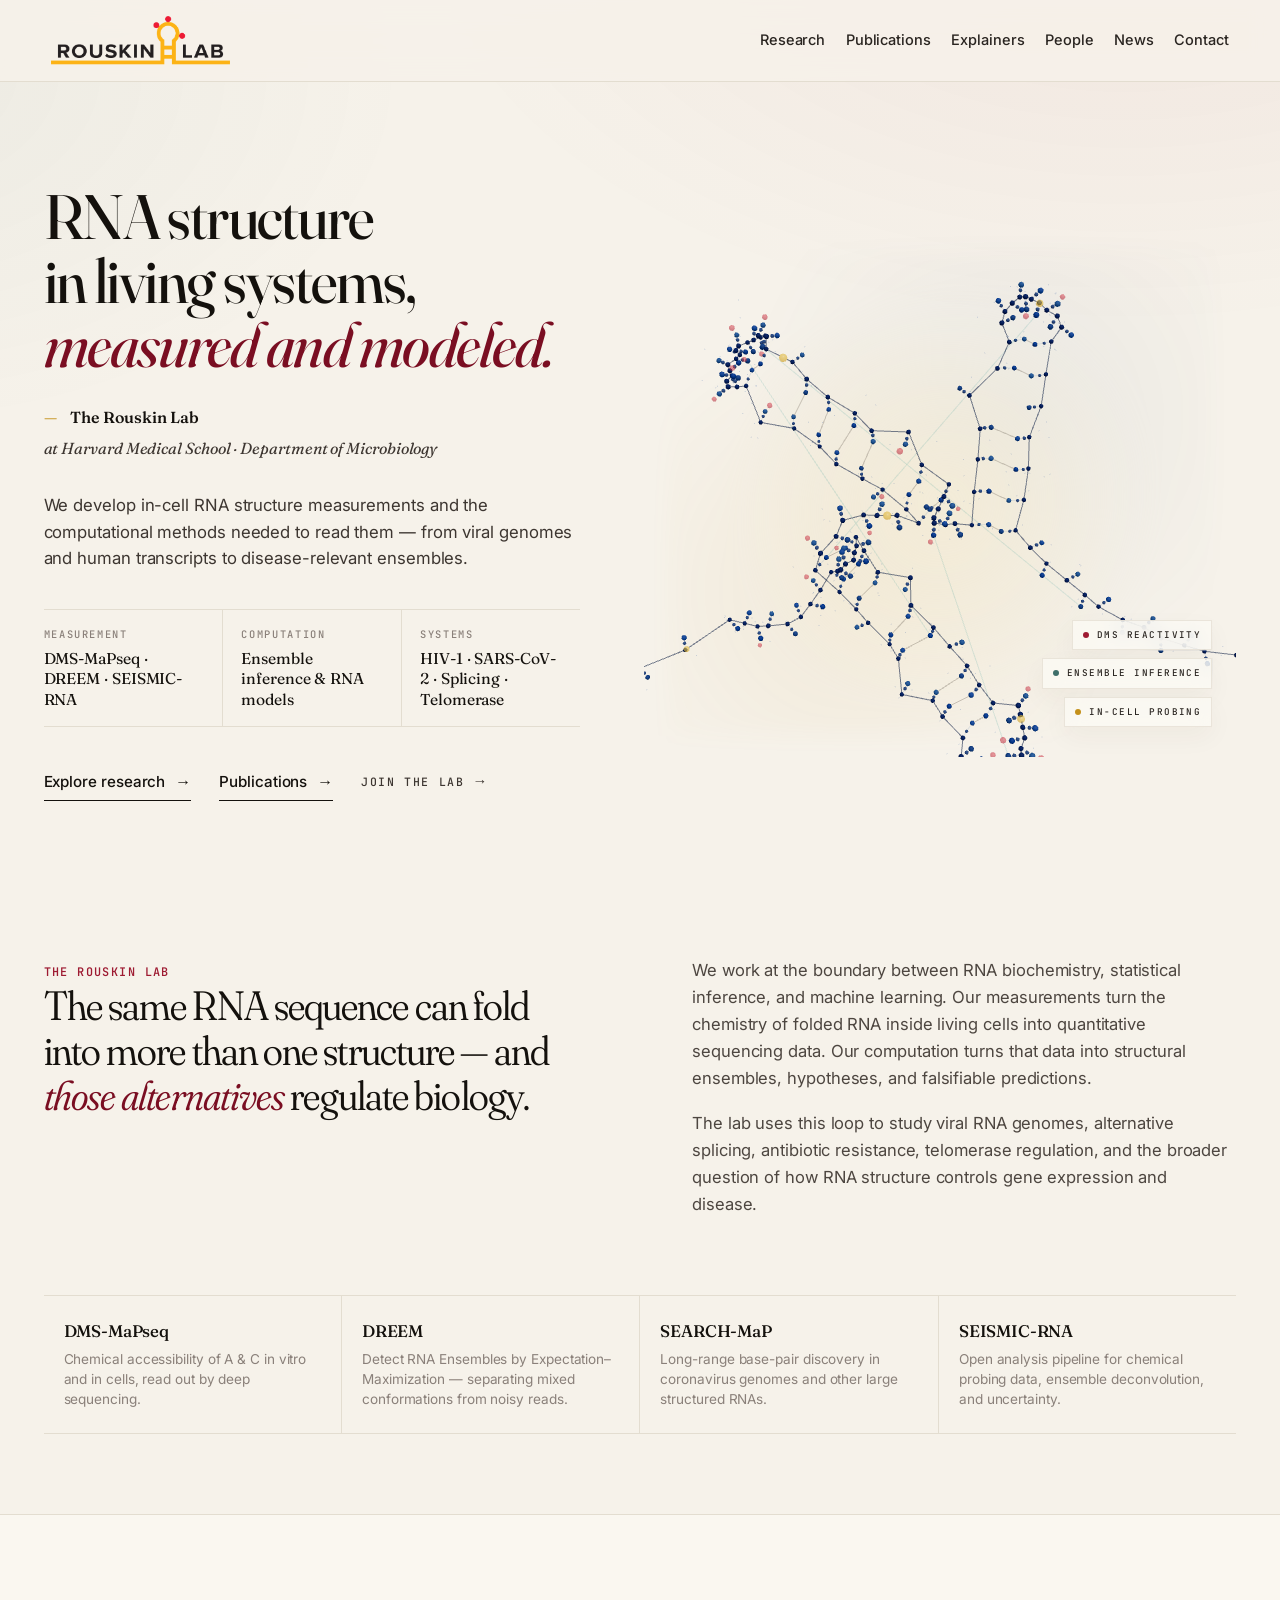
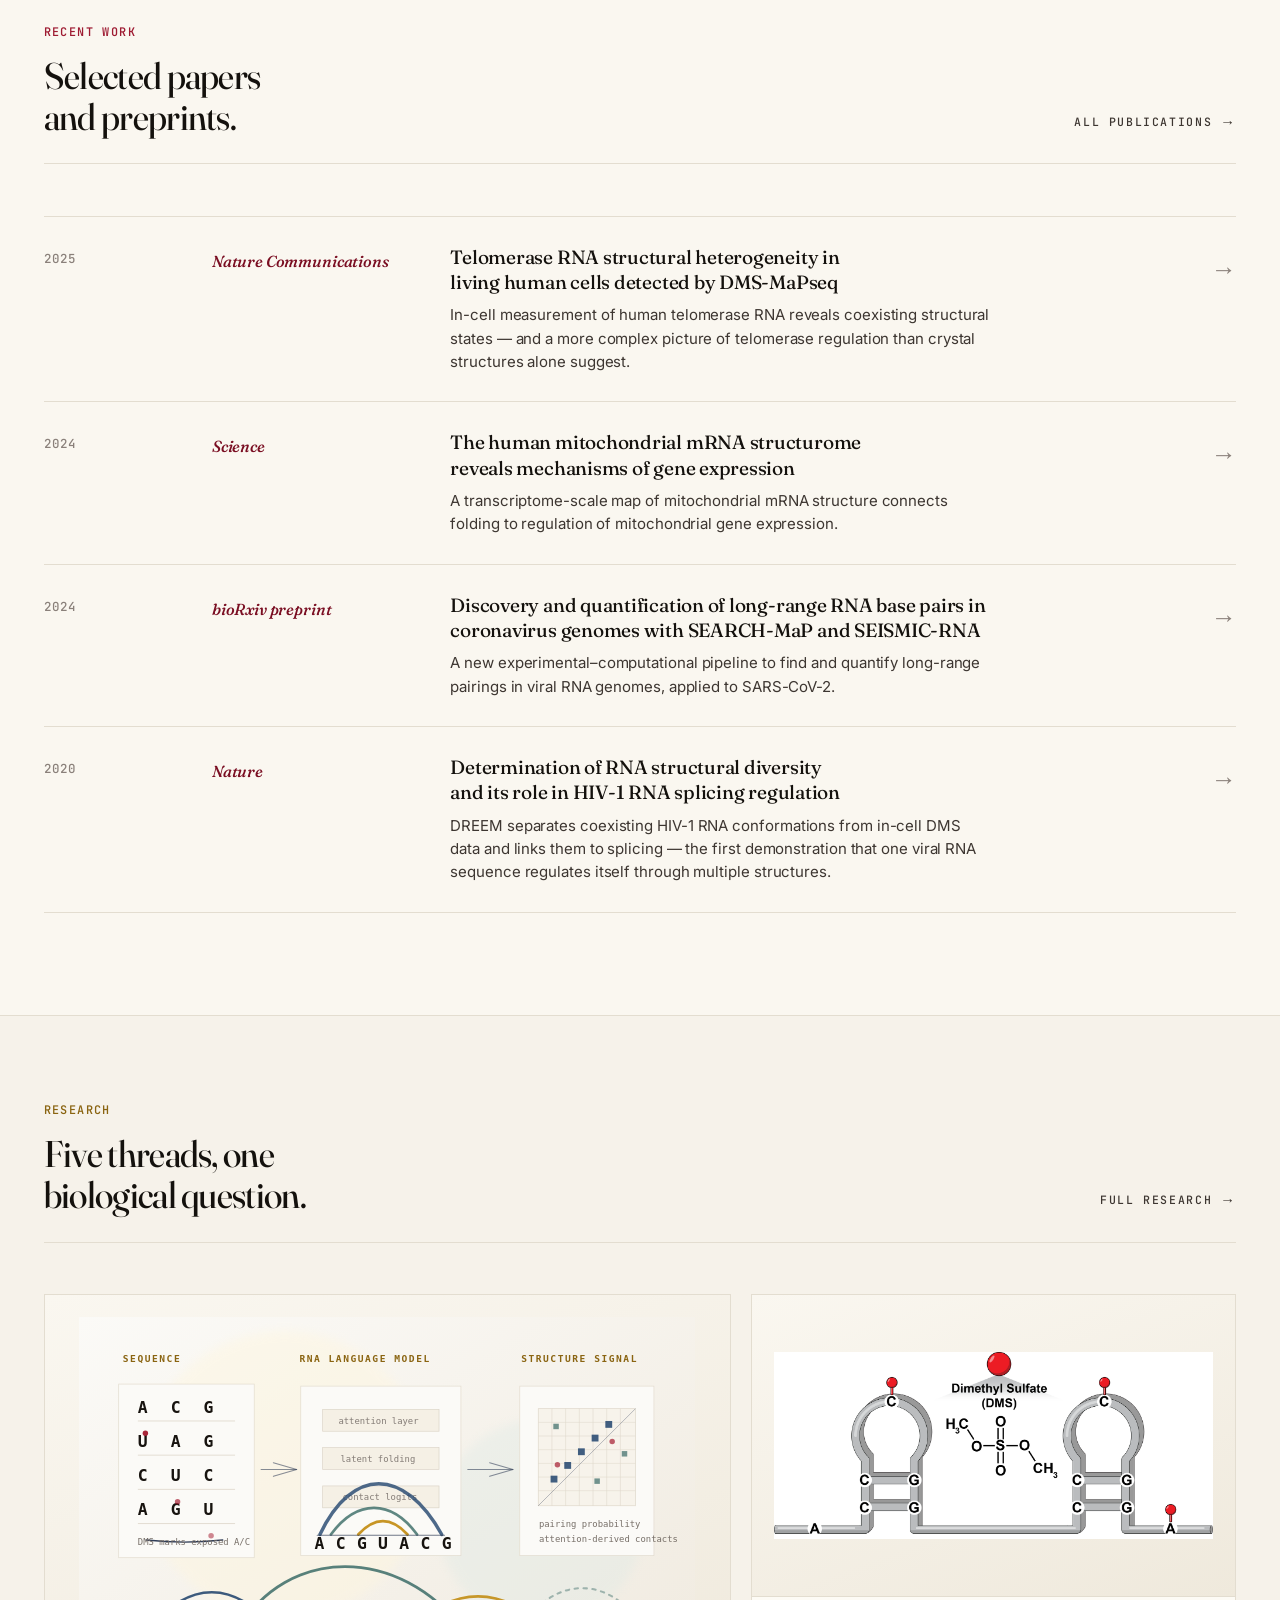
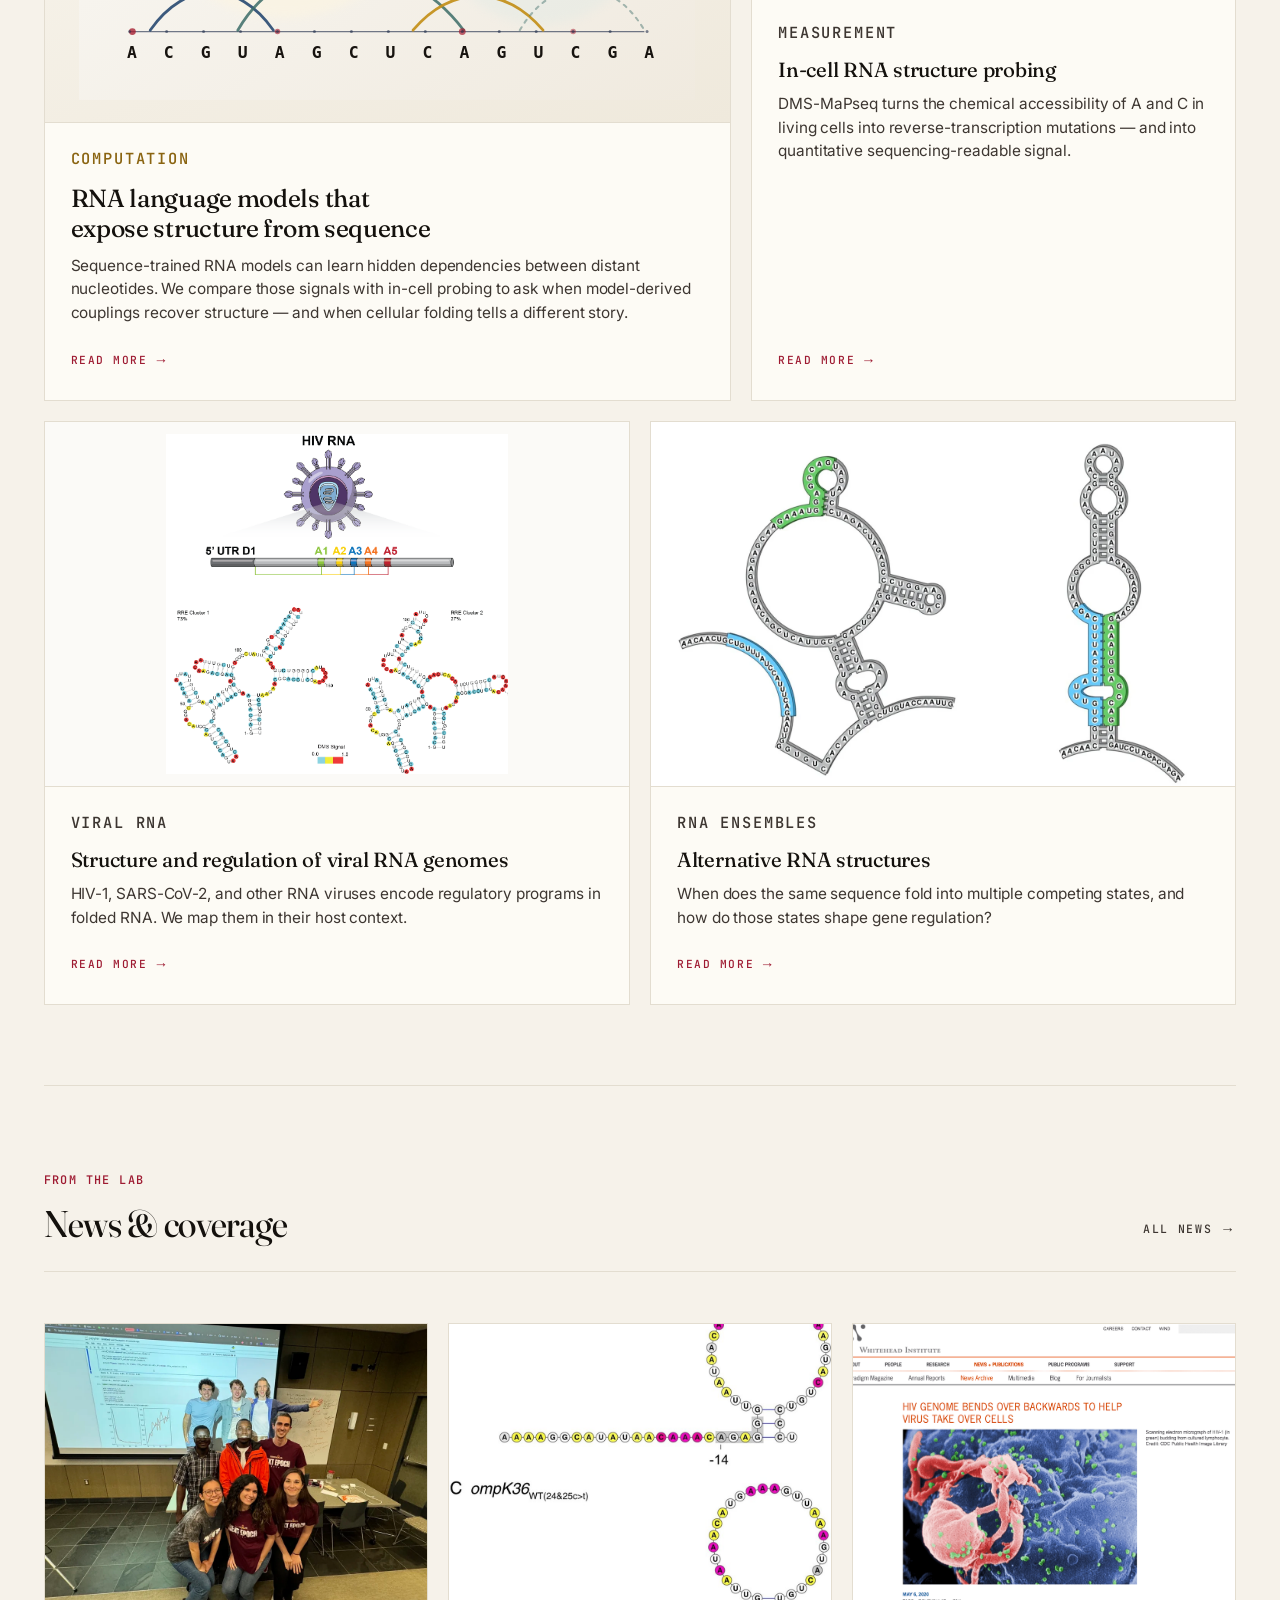
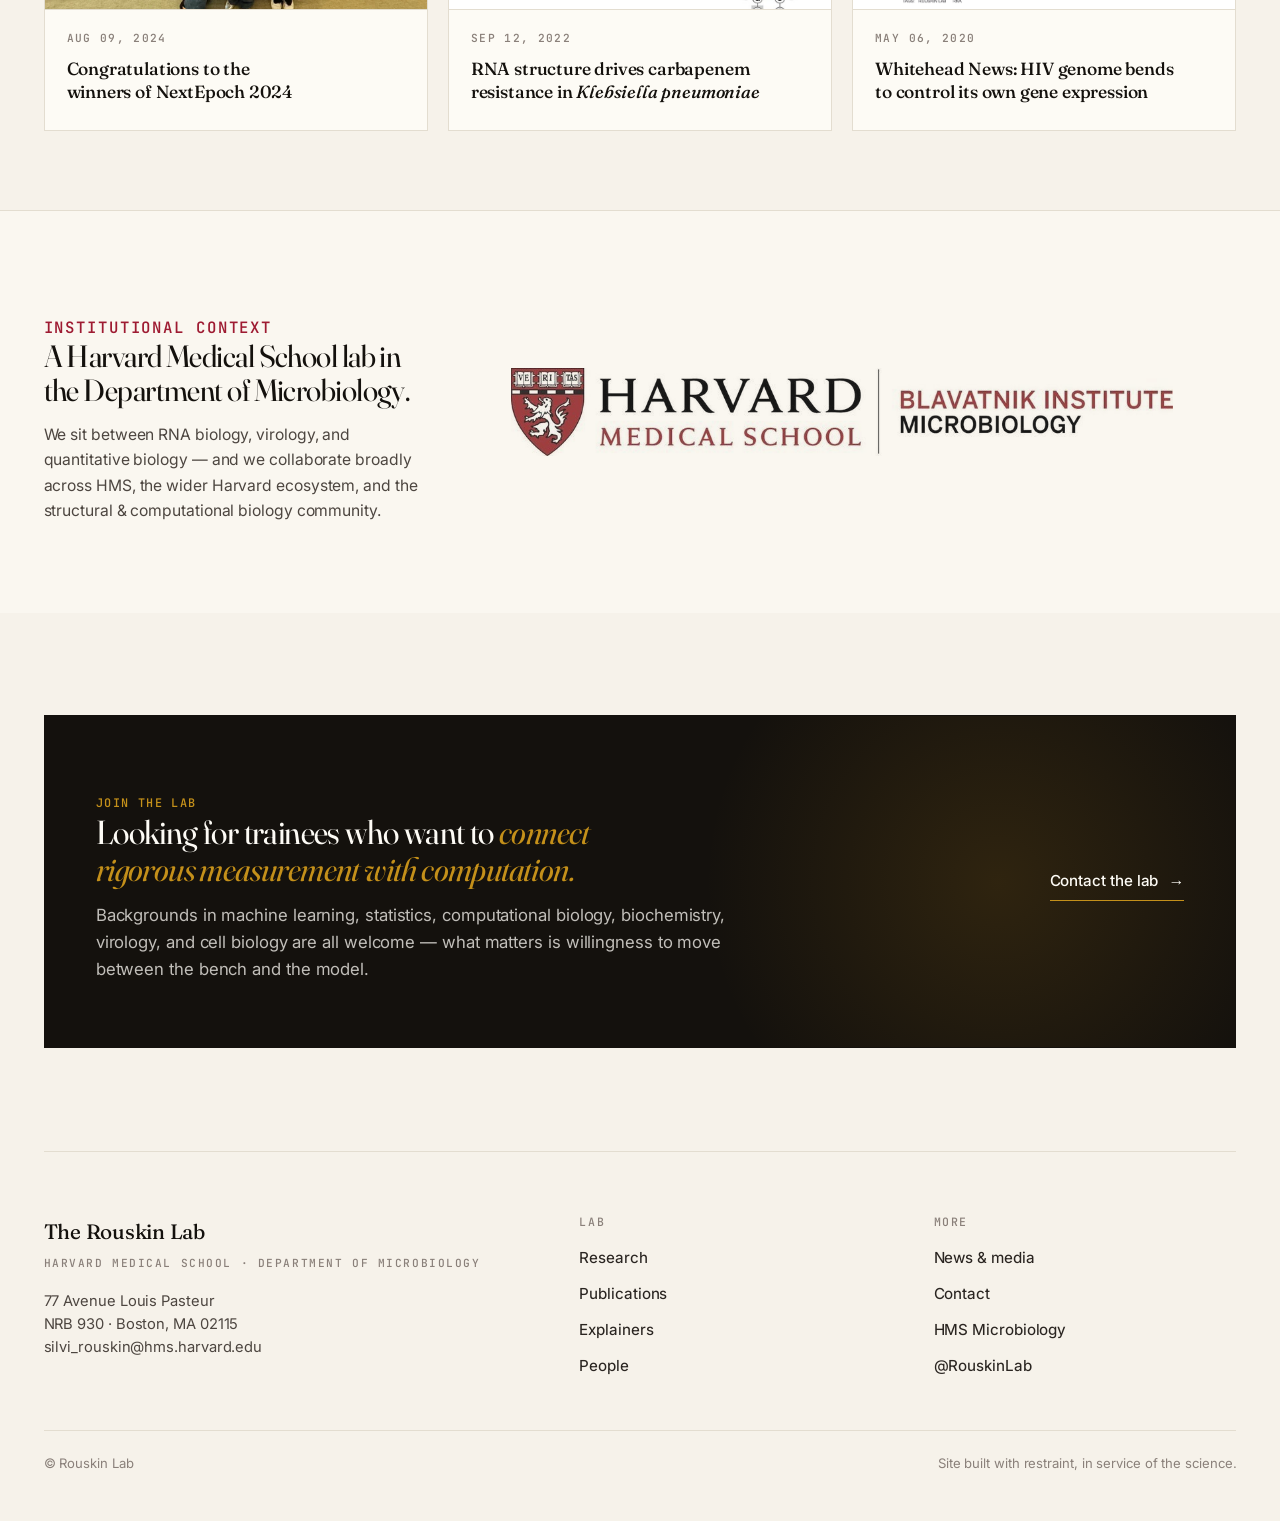
<file: index.html>
<!doctype html>
<html lang="en">
  <head>
    <meta charset="utf-8" />
    <meta name="viewport" content="width=device-width, initial-scale=1" />
    <title>Rouskin Lab — RNA structure, measured and modeled · Harvard Medical School</title>
    <meta
      name="description"
      content="The Rouskin Lab at Harvard Medical School studies how RNA folds inside living cells. We develop DMS-MaPseq, DREEM, SEISMIC-RNA, and computational methods to read RNA structural ensembles, and use them to understand viral biology, splicing, and disease."
    />
    <link rel="icon" href="assets/favicon.webp" />
    <link rel="preconnect" href="https://fonts.googleapis.com" />
    <link rel="preconnect" href="https://fonts.gstatic.com" crossorigin />
    <link rel="stylesheet" href="styles.css" />
  </head>
  <body>
    <a class="skip-link" href="#main">Skip to content</a>

    <header class="site-header">
      <a class="brand" href="index.html" aria-label="Rouskin Lab — Home">
        <img src="assets/rouskin-logo-yellow.webp" alt="Rouskin Lab" />
      </a>
      <nav aria-label="Primary navigation">
        <a href="research.html">Research</a>
        <a href="publications.html">Publications</a>
        <a href="explainers.html">Explainers</a>
        <a href="people.html">People</a>
        <a href="news.html">News</a>
        <a href="contact.html">Contact</a>
      </nav>
    </header>

    <main id="main">
      <!-- ====================== HERO ====================== -->
      <section class="hero" aria-labelledby="hero-title">
        <div class="hero-inner">
          <div class="hero-text">
            <h1 id="hero-title">
              RNA structure<br />
              in living systems,<br />
              <em>measured and modeled.</em>
            </h1>
            <p class="hero-byline">
              <strong>The Rouskin Lab</strong>
              at Harvard Medical School · Department of Microbiology
            </p>
            <p class="hero-lede">
              We develop in-cell RNA structure measurements and the
              computational methods needed to read them — from viral genomes and
              human transcripts to disease-relevant ensembles.
            </p>

            <div class="hero-meta" role="list">
              <div role="listitem">
                <span class="label">Measurement</span>
                <span class="value">DMS-MaPseq · DREEM · SEISMIC-RNA</span>
              </div>
              <div role="listitem">
                <span class="label">Computation</span>
                <span class="value">Ensemble inference &amp; RNA models</span>
              </div>
              <div role="listitem">
                <span class="label">Systems</span>
                <span class="value">HIV-1 · SARS-CoV-2 · Splicing · Telomerase</span>
              </div>
            </div>

            <div class="hero-cta">
              <a class="link" href="research.html">Explore research</a>
              <a class="link" href="publications.html">Publications</a>
              <a class="link-quiet" href="contact.html">Join the lab</a>
            </div>
          </div>

          <div class="rna-stage" aria-label="Animated RNA structure map with backbone, base pairs, and probing signals">
            <canvas id="rnaHero" aria-hidden="true"></canvas>
            <!-- Fallback used when WebGL is unavailable -->
            <div class="rna-stage-fallback" aria-hidden="true">
              <svg viewBox="0 0 400 520" xmlns="http://www.w3.org/2000/svg">
                <defs>
                  <linearGradient id="bb" x1="0" y1="0" x2="1" y2="1">
                    <stop offset="0" stop-color="#5a3220"/>
                    <stop offset="1" stop-color="#1a0a06"/>
                  </linearGradient>
                </defs>
                <!-- backbone hairpin -->
                <path d="M120,30 C130,140 100,200 130,260 C160,320 200,360 200,420
                         C200,360 240,320 270,260 C300,200 270,140 280,30"
                      fill="none" stroke="url(#bb)" stroke-width="11" stroke-linecap="round"/>
                <!-- base pair rungs -->
                <g stroke="#d6c69a" stroke-width="3" opacity="0.85">
                  <line x1="124" y1="80"  x2="276" y2="80" />
                  <line x1="118" y1="120" x2="282" y2="120"/>
                  <line x1="114" y1="160" x2="286" y2="160"/>
                  <line x1="116" y1="200" x2="284" y2="200"/>
                  <line x1="124" y1="240" x2="276" y2="240"/>
                  <line x1="138" y1="280" x2="262" y2="280"/>
                </g>
                <!-- bases -->
                <g>
                  <circle cx="124" cy="80"  r="9" fill="#9e1b32"/>
                  <circle cx="276" cy="80"  r="9" fill="#c98f1c"/>
                  <circle cx="118" cy="120" r="9" fill="#3e6e69"/>
                  <circle cx="282" cy="120" r="9" fill="#284a72"/>
                  <circle cx="114" cy="160" r="9" fill="#c98f1c"/>
                  <circle cx="286" cy="160" r="9" fill="#9e1b32"/>
                  <circle cx="116" cy="200" r="9" fill="#284a72"/>
                  <circle cx="284" cy="200" r="9" fill="#3e6e69"/>
                  <circle cx="124" cy="240" r="9" fill="#9e1b32"/>
                  <circle cx="276" cy="240" r="9" fill="#c98f1c"/>
                  <circle cx="138" cy="280" r="9" fill="#3e6e69"/>
                  <circle cx="262" cy="280" r="9" fill="#284a72"/>
                  <!-- loop dots -->
                  <circle cx="200" cy="420" r="9" fill="#c98f1c"/>
                  <circle cx="170" cy="395" r="9" fill="#9e1b32"/>
                  <circle cx="230" cy="395" r="9" fill="#3e6e69"/>
                </g>
              </svg>
            </div>

            <div class="rna-stage-readout" aria-hidden="true">
              <span class="rna-chip">DMS reactivity</span>
              <span class="rna-chip b">Ensemble inference</span>
              <span class="rna-chip c">In-cell probing</span>
            </div>
          </div>
        </div>
      </section>

      <!-- ====================== INTRO ====================== -->
      <section class="section intro" aria-labelledby="intro-title">
        <div class="intro-grid">
          <div>
            <p class="kicker">The Rouskin Lab</p>
            <h2 id="intro-title">
              The same RNA sequence can fold into more than one structure —
              and <em>those alternatives</em> regulate biology.
            </h2>
          </div>
          <div class="intro-copy">
            <p>
              We work at the boundary between RNA biochemistry, statistical
              inference, and machine learning. Our measurements turn the
              chemistry of folded RNA inside living cells into quantitative
              sequencing data. Our computation turns that data into structural
              ensembles, hypotheses, and falsifiable predictions.
            </p>
            <p>
              The lab uses this loop to study viral RNA genomes, alternative
              splicing, antibiotic resistance, telomerase regulation, and the
              broader question of how RNA structure controls gene expression
              and disease.
            </p>
          </div>
        </div>

        <div class="intro-methods" aria-label="Lab methods">
          <div>
            <strong>DMS-MaPseq</strong>
            <small>Chemical accessibility of A &amp; C in vitro and in cells, read out by deep sequencing.</small>
          </div>
          <div>
            <strong>DREEM</strong>
            <small>Detect RNA Ensembles by Expectation–Maximization — separating mixed conformations from noisy reads.</small>
          </div>
          <div>
            <strong>SEARCH-MaP</strong>
            <small>Long-range base-pair discovery in coronavirus genomes and other large structured RNAs.</small>
          </div>
          <div>
            <strong>SEISMIC-RNA</strong>
            <small>Open analysis pipeline for chemical probing data, ensemble deconvolution, and uncertainty.</small>
          </div>
        </div>
      </section>

      <!-- ====================== FEATURED PAPERS ====================== -->
      <section class="featured-papers" aria-labelledby="papers-title">
        <div class="container">
          <div class="section-header">
            <div>
              <p class="kicker">Recent work</p>
              <h2 id="papers-title">Selected papers and preprints.</h2>
            </div>
            <a class="link-quiet" href="publications.html">All publications</a>
          </div>

          <div class="paper-list">
            <a class="paper-row" href="https://pmc.ncbi.nlm.nih.gov/articles/PMC11754830/">
              <div class="paper-year">2025</div>
              <div class="paper-venue">Nature Communications</div>
              <div>
                <h3>Telomerase RNA structural heterogeneity in living human cells detected by DMS-MaPseq</h3>
                <p>In-cell measurement of human telomerase RNA reveals coexisting structural states — and a more complex picture of telomerase regulation than crystal structures alone suggest.</p>
              </div>
              <div class="paper-arrow" aria-hidden="true">→</div>
            </a>

            <a class="paper-row" href="https://www.science.org/doi/10.1126/science.adm9238">
              <div class="paper-year">2024</div>
              <div class="paper-venue">Science</div>
              <div>
                <h3>The human mitochondrial mRNA structurome reveals mechanisms of gene expression</h3>
                <p>A transcriptome-scale map of mitochondrial mRNA structure connects folding to regulation of mitochondrial gene expression.</p>
              </div>
              <div class="paper-arrow" aria-hidden="true">→</div>
            </a>

            <a class="paper-row" href="https://www.ncbi.nlm.nih.gov/pubmed/38746332">
              <div class="paper-year">2024</div>
              <div class="paper-venue">bioRxiv preprint</div>
              <div>
                <h3>Discovery and quantification of long-range RNA base pairs in coronavirus genomes with SEARCH-MaP and SEISMIC-RNA</h3>
                <p>A new experimental–computational pipeline to find and quantify long-range pairings in viral RNA genomes, applied to SARS-CoV-2.</p>
              </div>
              <div class="paper-arrow" aria-hidden="true">→</div>
            </a>

            <a class="paper-row" href="https://www.nature.com/articles/s41586-020-2253-5">
              <div class="paper-year">2020</div>
              <div class="paper-venue">Nature</div>
              <div>
                <h3>Determination of RNA structural diversity and its role in HIV-1 RNA splicing regulation</h3>
                <p>DREEM separates coexisting HIV-1 RNA conformations from in-cell DMS data and links them to splicing — the first demonstration that one viral RNA sequence regulates itself through multiple structures.</p>
              </div>
              <div class="paper-arrow" aria-hidden="true">→</div>
            </a>
          </div>
        </div>
      </section>

      <!-- ====================== RESEARCH ====================== -->
      <section class="section">
        <div class="section-header">
          <div>
            <p class="kicker amber">Research</p>
            <h2>Five threads, one biological question.</h2>
          </div>
          <a class="link-quiet" href="research.html">Full research</a>
        </div>

        <div class="research-grid">
          <a class="research-card feature" href="research.html#computation">
            <div class="media contain">
              <img src="assets/computational-rna-model.svg" alt="RNA language model diagram showing sequence tokens, learned dependency arcs, a contact map, and DMS validation marks." />
            </div>
            <div class="body">
              <p class="kicker amber">Computation</p>
              <h3>RNA language models that expose structure from sequence</h3>
              <p>
                Sequence-trained RNA models can learn hidden dependencies
                between distant nucleotides. We compare those signals with
                in-cell probing to ask when model-derived couplings recover
                structure — and when cellular folding tells a different story.
              </p>
              <span class="card-link">Read more</span>
            </div>
          </a>

          <a class="research-card std" href="research.html#probing">
            <div class="media contain">
              <img src="assets/dms-current.webp" alt="DMS chemical probing illustration showing reactivity at unpaired bases." />
            </div>
            <div class="body">
              <p class="kicker">Measurement</p>
              <h3>In-cell RNA structure probing</h3>
              <p>
                DMS-MaPseq turns the chemical accessibility of A and C in living
                cells into reverse-transcription mutations — and into quantitative
                sequencing-readable signal.
              </p>
              <span class="card-link">Read more</span>
            </div>
          </a>

          <a class="research-card half" href="research.html#viral-rna">
            <div class="media contain viral-rna-media">
              <img src="assets/research-hiv.webp" alt="HIV-1 RNA structure illustration." />
            </div>
            <div class="body">
              <p class="kicker">Viral RNA</p>
              <h3>Structure and regulation of viral RNA genomes</h3>
              <p>
                HIV-1, SARS-CoV-2, and other RNA viruses encode regulatory
                programs in folded RNA. We map them in their host context.
              </p>
              <span class="card-link">Read more</span>
            </div>
          </a>

          <a class="research-card half" href="research.html#alternative-structures">
            <div class="media">
              <img src="assets/alternative-rna-structures.webp" alt="Two alternative RNA conformations of the same sequence." />
            </div>
            <div class="body">
              <p class="kicker">RNA ensembles</p>
              <h3>Alternative RNA structures</h3>
              <p>
                When does the same sequence fold into multiple competing
                states, and how do those states shape gene regulation?
              </p>
              <span class="card-link">Read more</span>
            </div>
          </a>
        </div>
      </section>

      <!-- ====================== NEWS PREVIEW ====================== -->
      <section class="section" aria-labelledby="news-title">
        <div class="section-header">
          <div>
            <p class="kicker">From the lab</p>
            <h2 id="news-title">News &amp; coverage</h2>
          </div>
          <a class="link-quiet" href="news.html">All news</a>
        </div>

        <div class="news-grid">
          <a class="news-card" href="news.html#nextepoch-2024">
            <div class="media"><img src="assets/news-nextepoch.jpg" alt="NextEpoch 2024 winners" /></div>
            <div class="body">
              <time datetime="2024-08-09">Aug 09, 2024</time>
              <h3>Congratulations to the winners of NextEpoch 2024</h3>
            </div>
          </a>
          <a class="news-card" href="news.html#klebsiella-pnas">
            <div class="media"><img src="assets/news-pnas-klebsiella.jpg" alt="Klebsiella pneumoniae RNA structure figure" /></div>
            <div class="body">
              <time datetime="2022-09-12">Sep 12, 2022</time>
              <h3>RNA structure drives carbapenem resistance in <em>Klebsiella pneumoniae</em></h3>
            </div>
          </a>
          <a class="news-card" href="news.html#whitehead-hiv">
            <div class="media"><img src="assets/news-whitehead-hiv.jpg" alt="Whitehead Institute news on alternative HIV-1 RNA structures" /></div>
            <div class="body">
              <time datetime="2020-05-06">May 06, 2020</time>
              <h3>Whitehead News: HIV genome bends to control its own gene expression</h3>
            </div>
          </a>
        </div>
      </section>

      <!-- ====================== AFFILIATION ====================== -->
      <section class="affiliations" aria-labelledby="affil-title">
        <div class="affiliations-inner">
          <div>
            <p class="kicker">Institutional context</p>
            <h2 id="affil-title">A Harvard Medical School lab in the Department of Microbiology.</h2>
            <p>
              We sit between RNA biology, virology, and quantitative biology —
              and we collaborate broadly across HMS, the wider Harvard
              ecosystem, and the structural &amp; computational biology
              community.
            </p>
          </div>
          <div class="affiliations-logos">
            <img src="assets/institutional-logos.jpg" alt="Institutional logos: Harvard Medical School, Department of Microbiology and partners." />
          </div>
        </div>
      </section>

      <!-- ====================== JOIN BAND ====================== -->
      <aside class="join" aria-labelledby="join-title">
        <div>
          <p class="kicker">Join the lab</p>
          <h2 id="join-title">
            Looking for trainees who want to <em>connect rigorous measurement with computation.</em>
          </h2>
          <p>
            Backgrounds in machine learning, statistics, computational biology,
            biochemistry, virology, and cell biology are all welcome — what
            matters is willingness to move between the bench and the model.
          </p>
        </div>
        <a class="link" href="contact.html">Contact the lab</a>
      </aside>
    </main>

    <!-- ====================== FOOTER ====================== -->
    <footer class="site-footer">
      <div class="footer-grid">
        <div>
          <div class="footer-brand">
            The Rouskin Lab
            <small>Harvard Medical School · Department of Microbiology</small>
          </div>
          <address>
            77 Avenue Louis Pasteur<br />
            NRB 930 · Boston, MA 02115<br />
            <a href="mailto:silvi_rouskin@hms.harvard.edu">silvi_rouskin@hms.harvard.edu</a>
          </address>
        </div>
        <div class="footer-col">
          <h4>Lab</h4>
          <ul>
            <li><a href="research.html">Research</a></li>
            <li><a href="publications.html">Publications</a></li>
            <li><a href="explainers.html">Explainers</a></li>
            <li><a href="people.html">People</a></li>
          </ul>
        </div>
        <div class="footer-col">
          <h4>More</h4>
          <ul>
            <li><a href="news.html">News &amp; media</a></li>
            <li><a href="contact.html">Contact</a></li>
            <li><a href="https://micro.hms.harvard.edu">HMS Microbiology</a></li>
            <li><a href="https://twitter.com/RouskinLab">@RouskinLab</a></li>
          </ul>
        </div>
      </div>
      <div class="footer-meta">
        <span>© Rouskin Lab</span>
        <span>Site built with restraint, in service of the science.</span>
      </div>
    </footer>

    <script type="module" src="scripts/rna-hero.js"></script>
    <script>
      // Tiny reveal-on-scroll
      (function () {
        if (!("IntersectionObserver" in window)) return;
        const els = document.querySelectorAll(".reveal, .section, .research-card, .news-card, .paper-row");
        const io = new IntersectionObserver((entries) => {
          entries.forEach((e) => {
            if (e.isIntersecting) {
              e.target.classList.add("is-visible");
              io.unobserve(e.target);
            }
          });
        }, { threshold: 0.08, rootMargin: "0px 0px -40px 0px" });
        els.forEach((el) => io.observe(el));
      })();
    </script>
  </body>
</html>
</file>
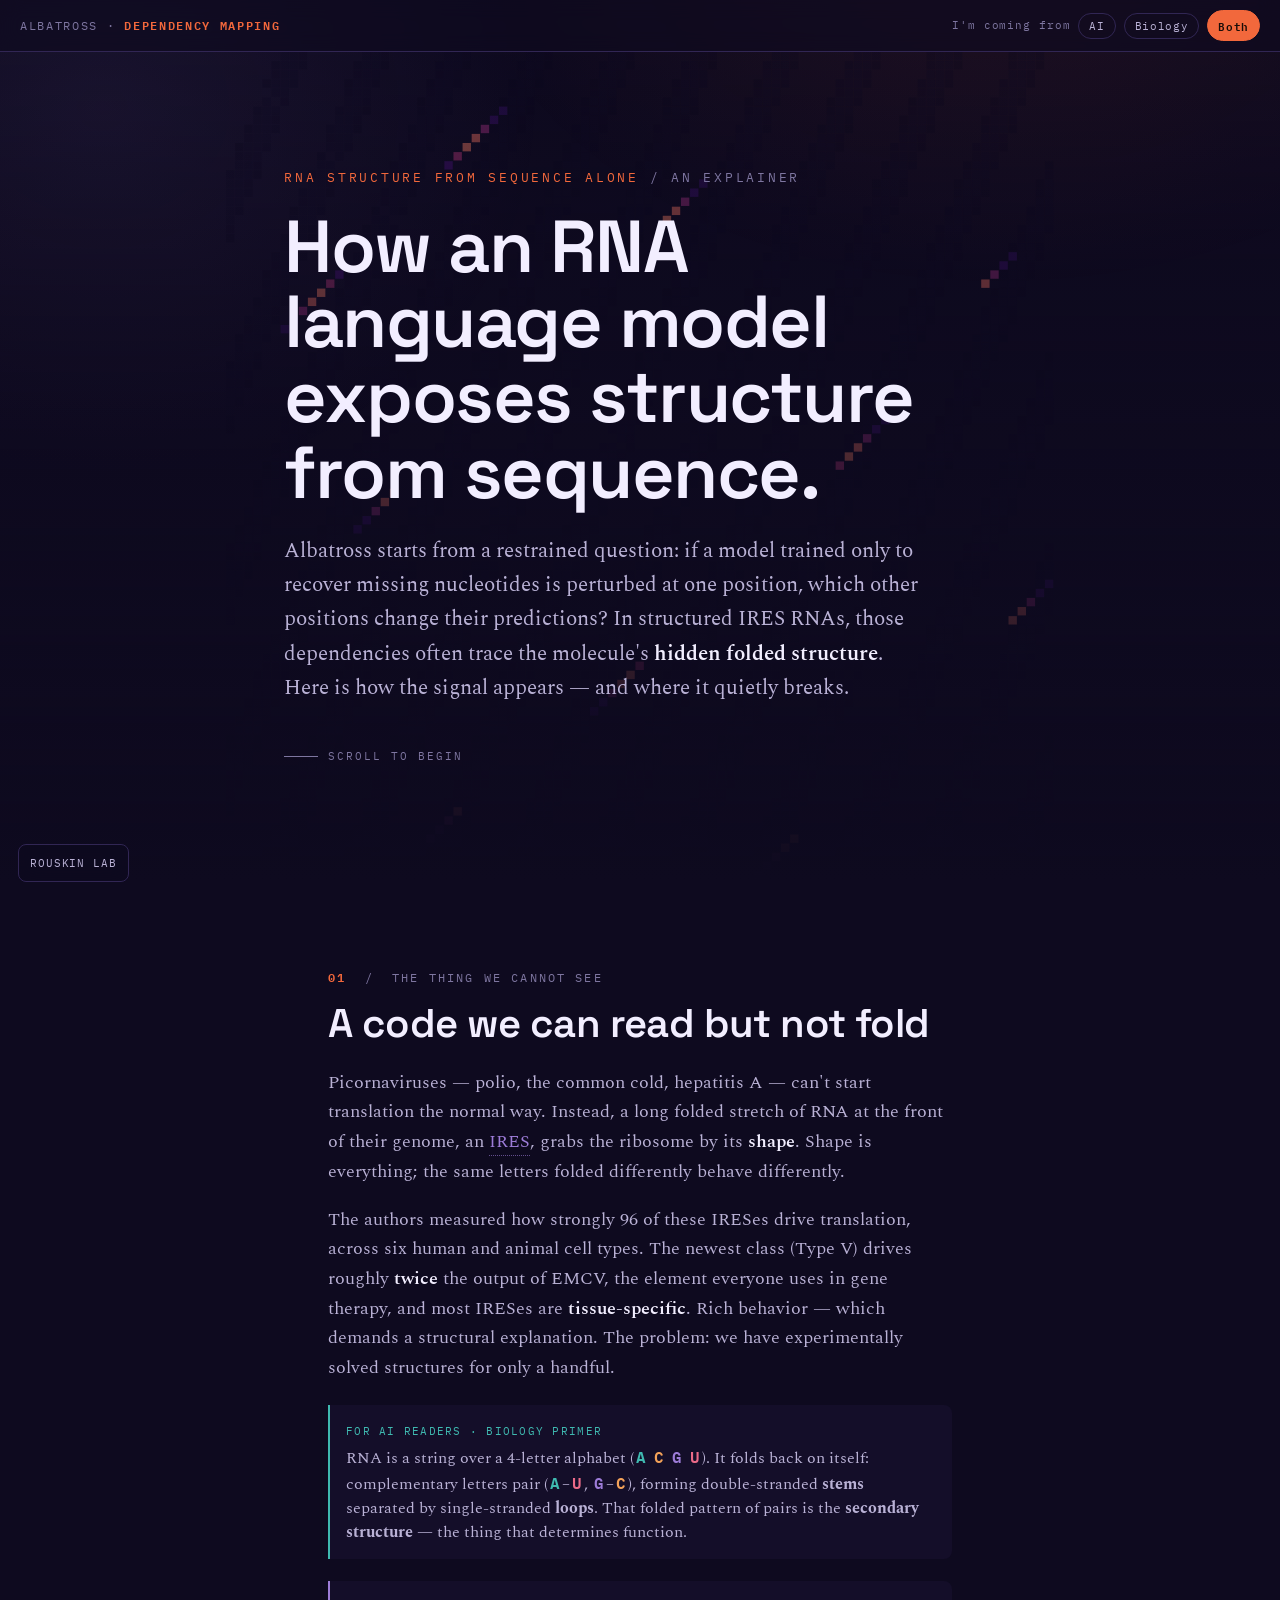
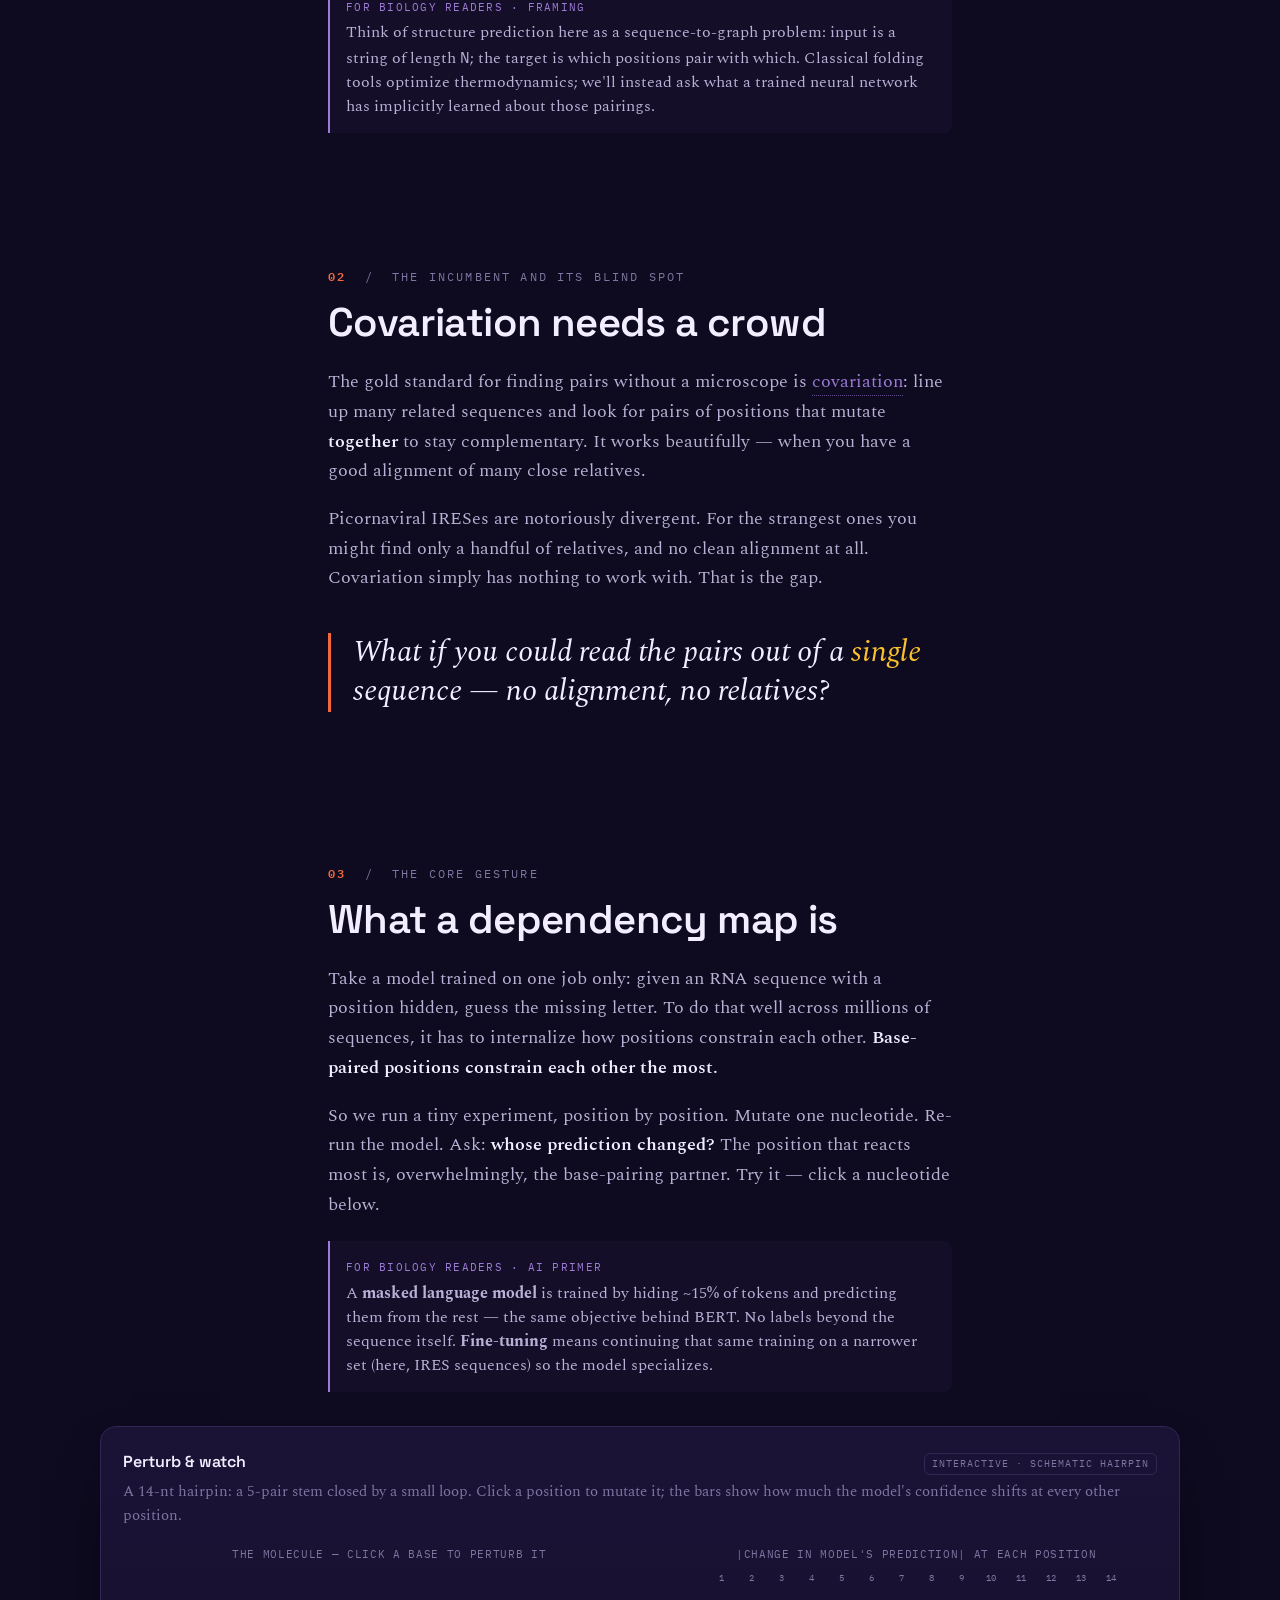
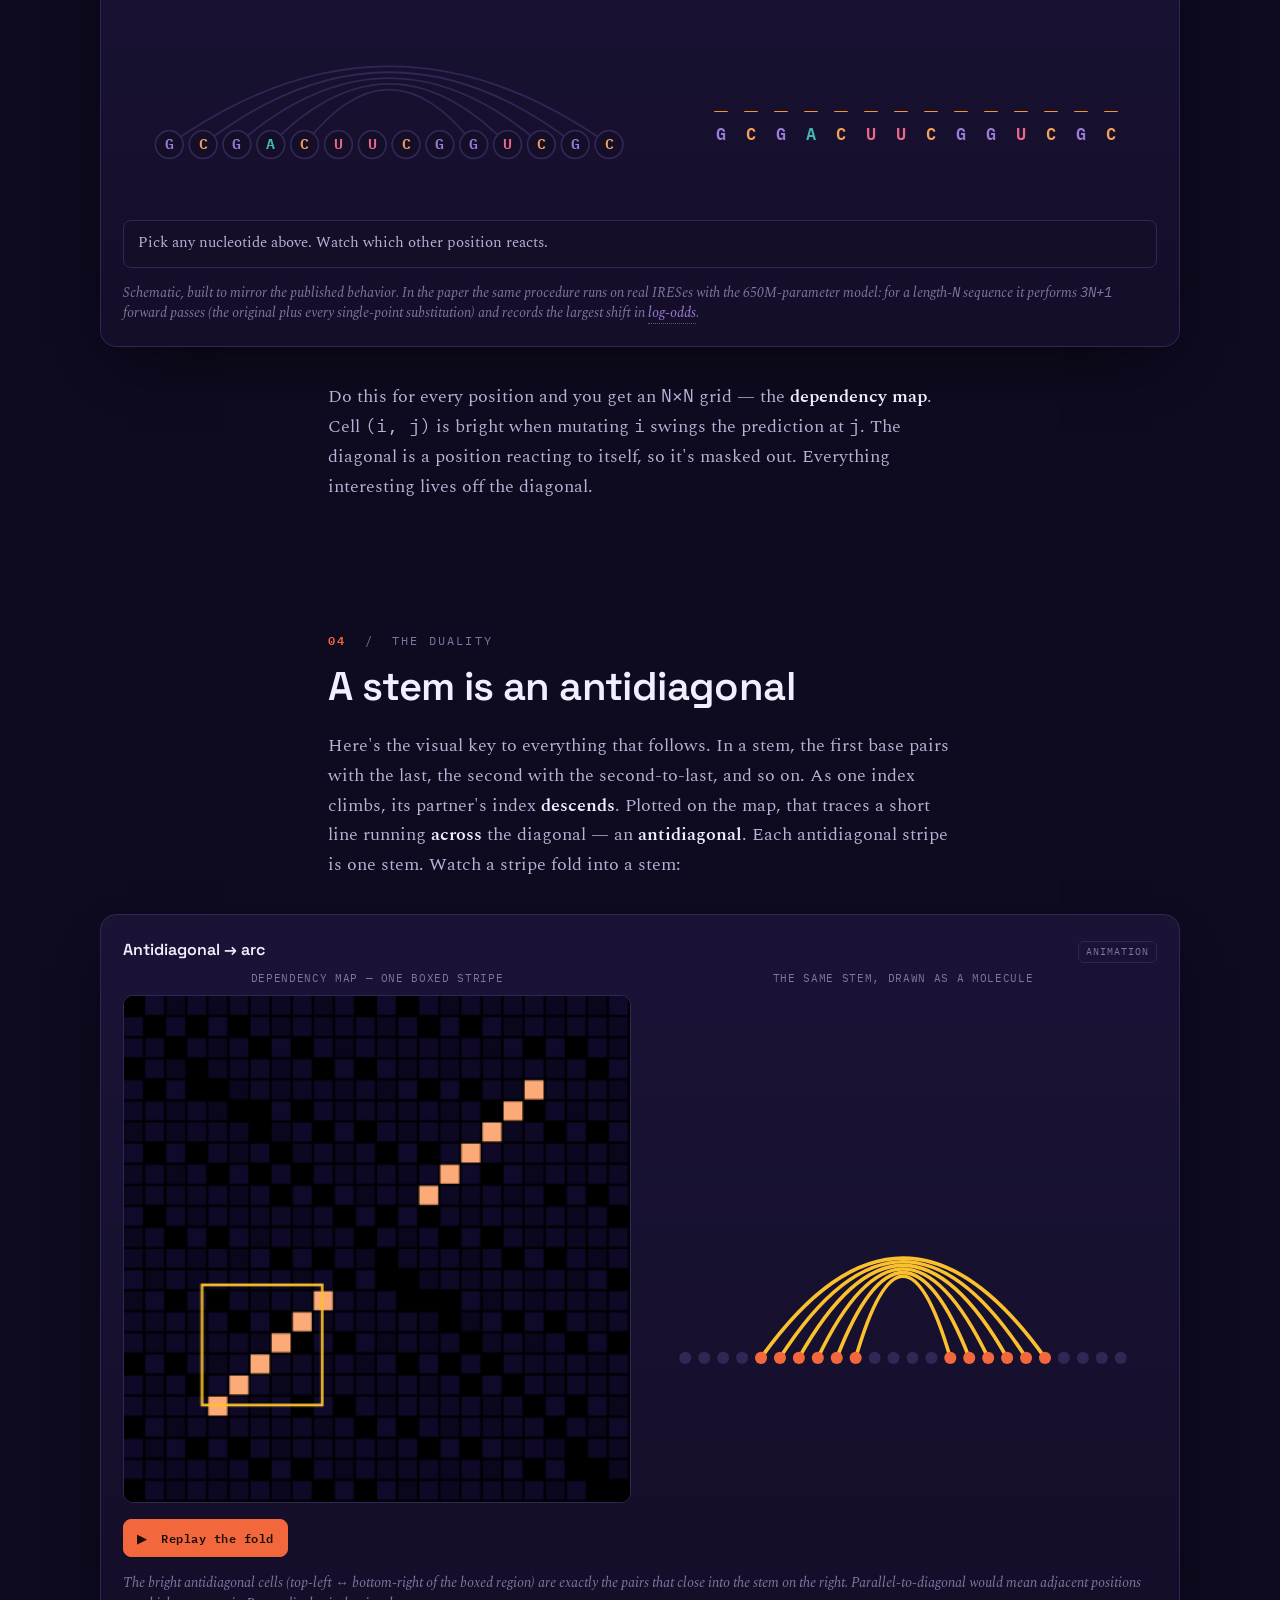
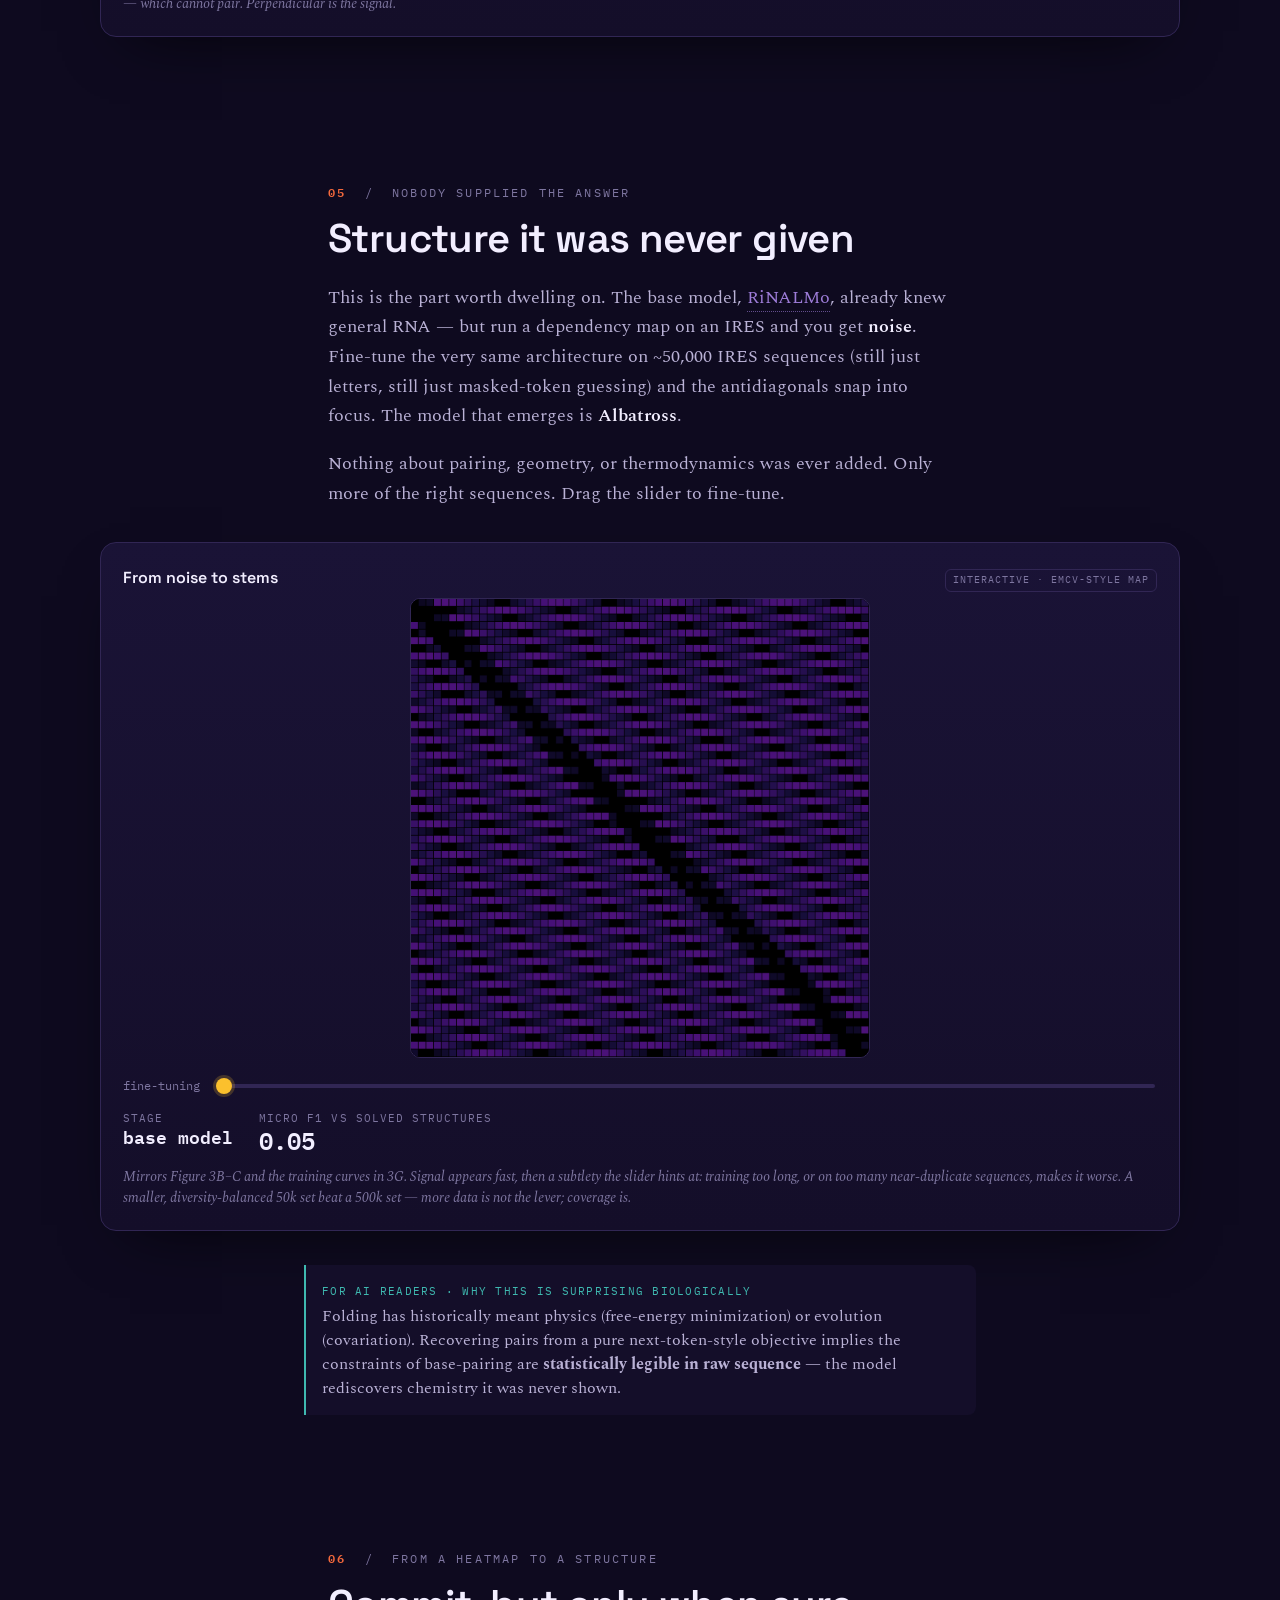
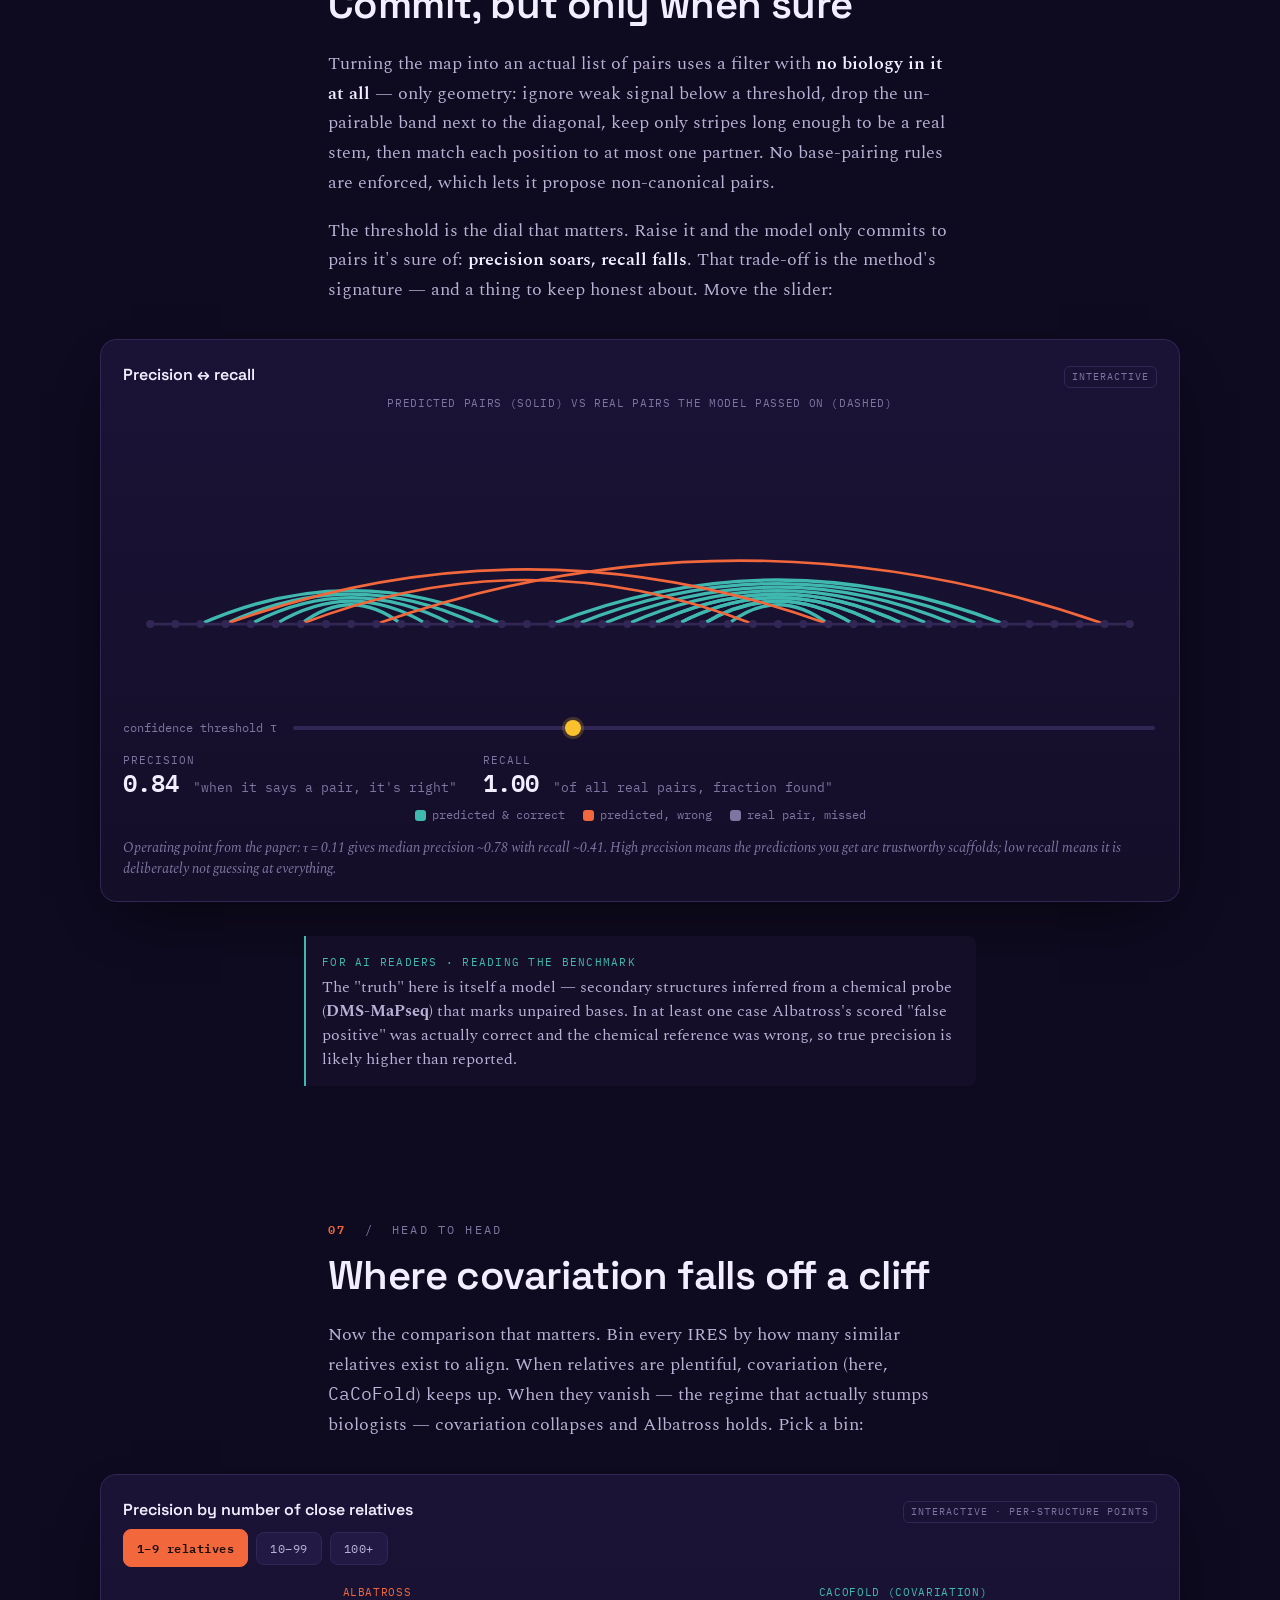
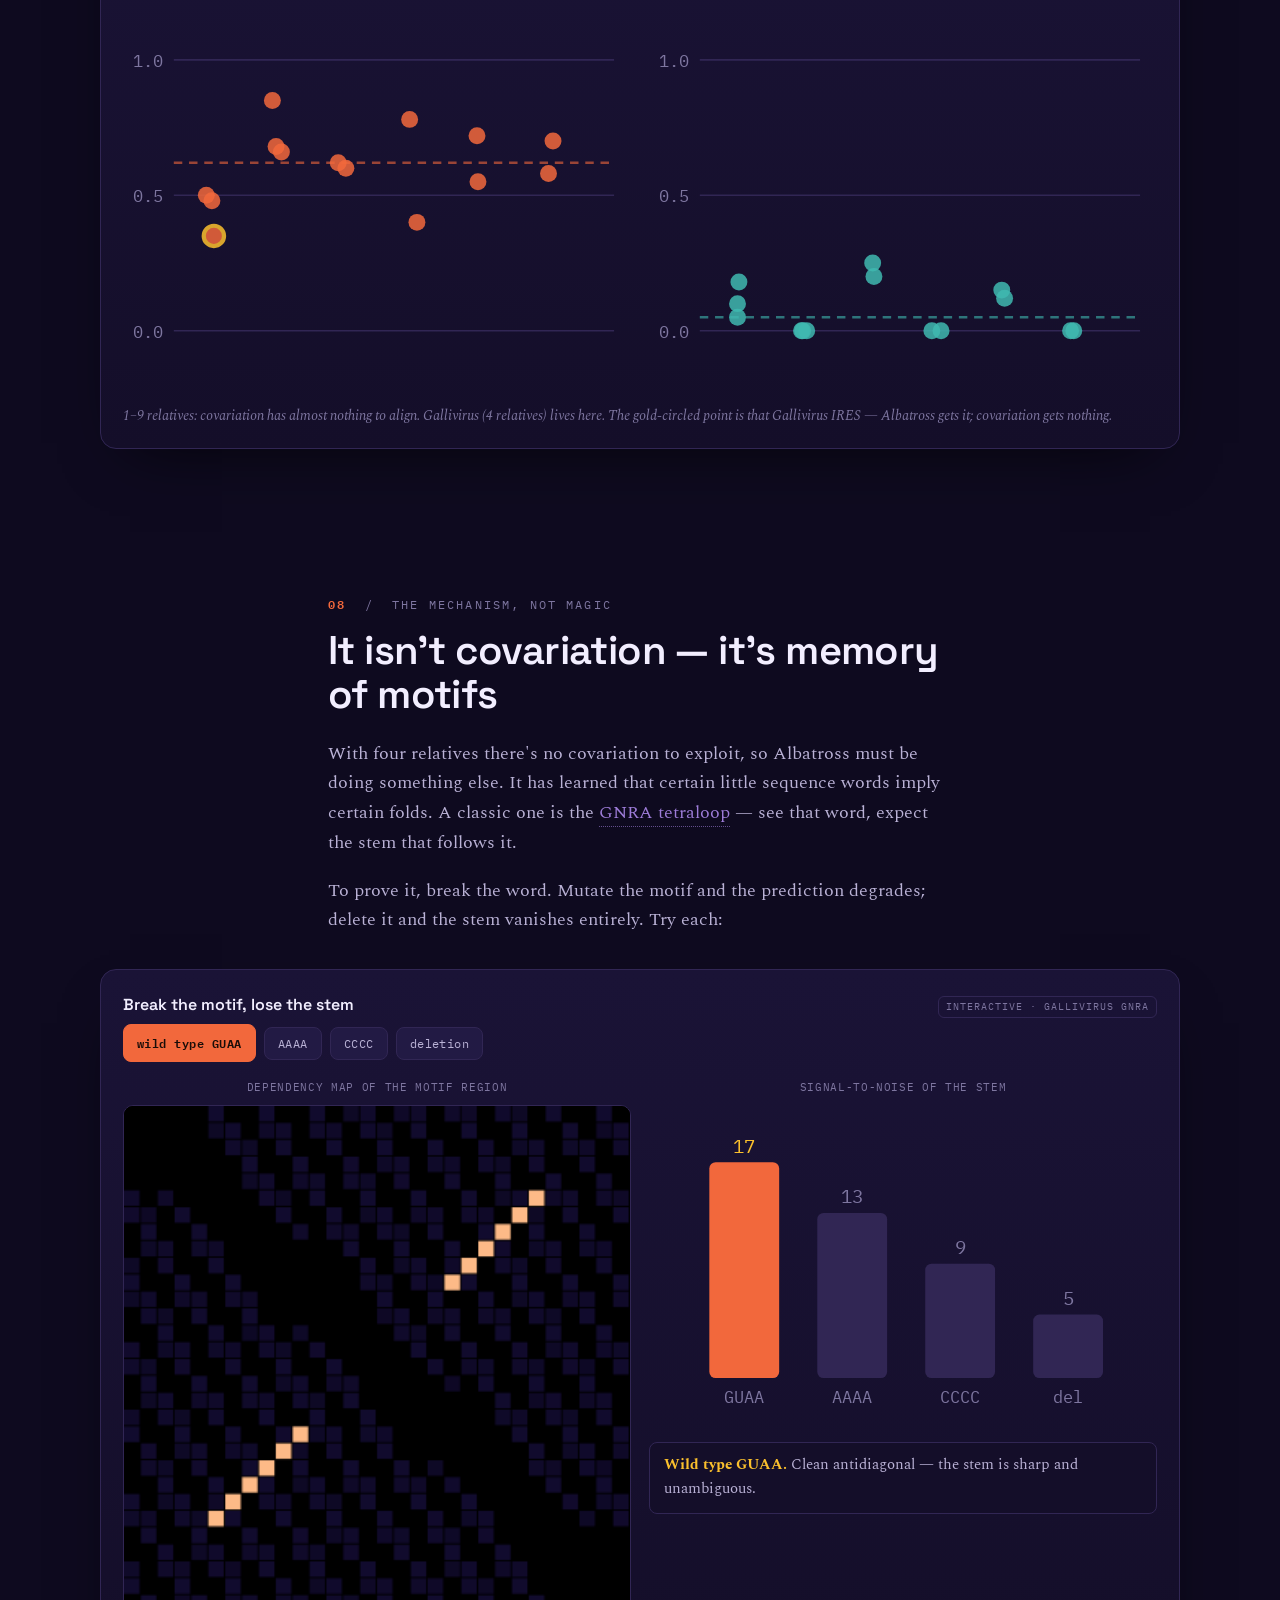
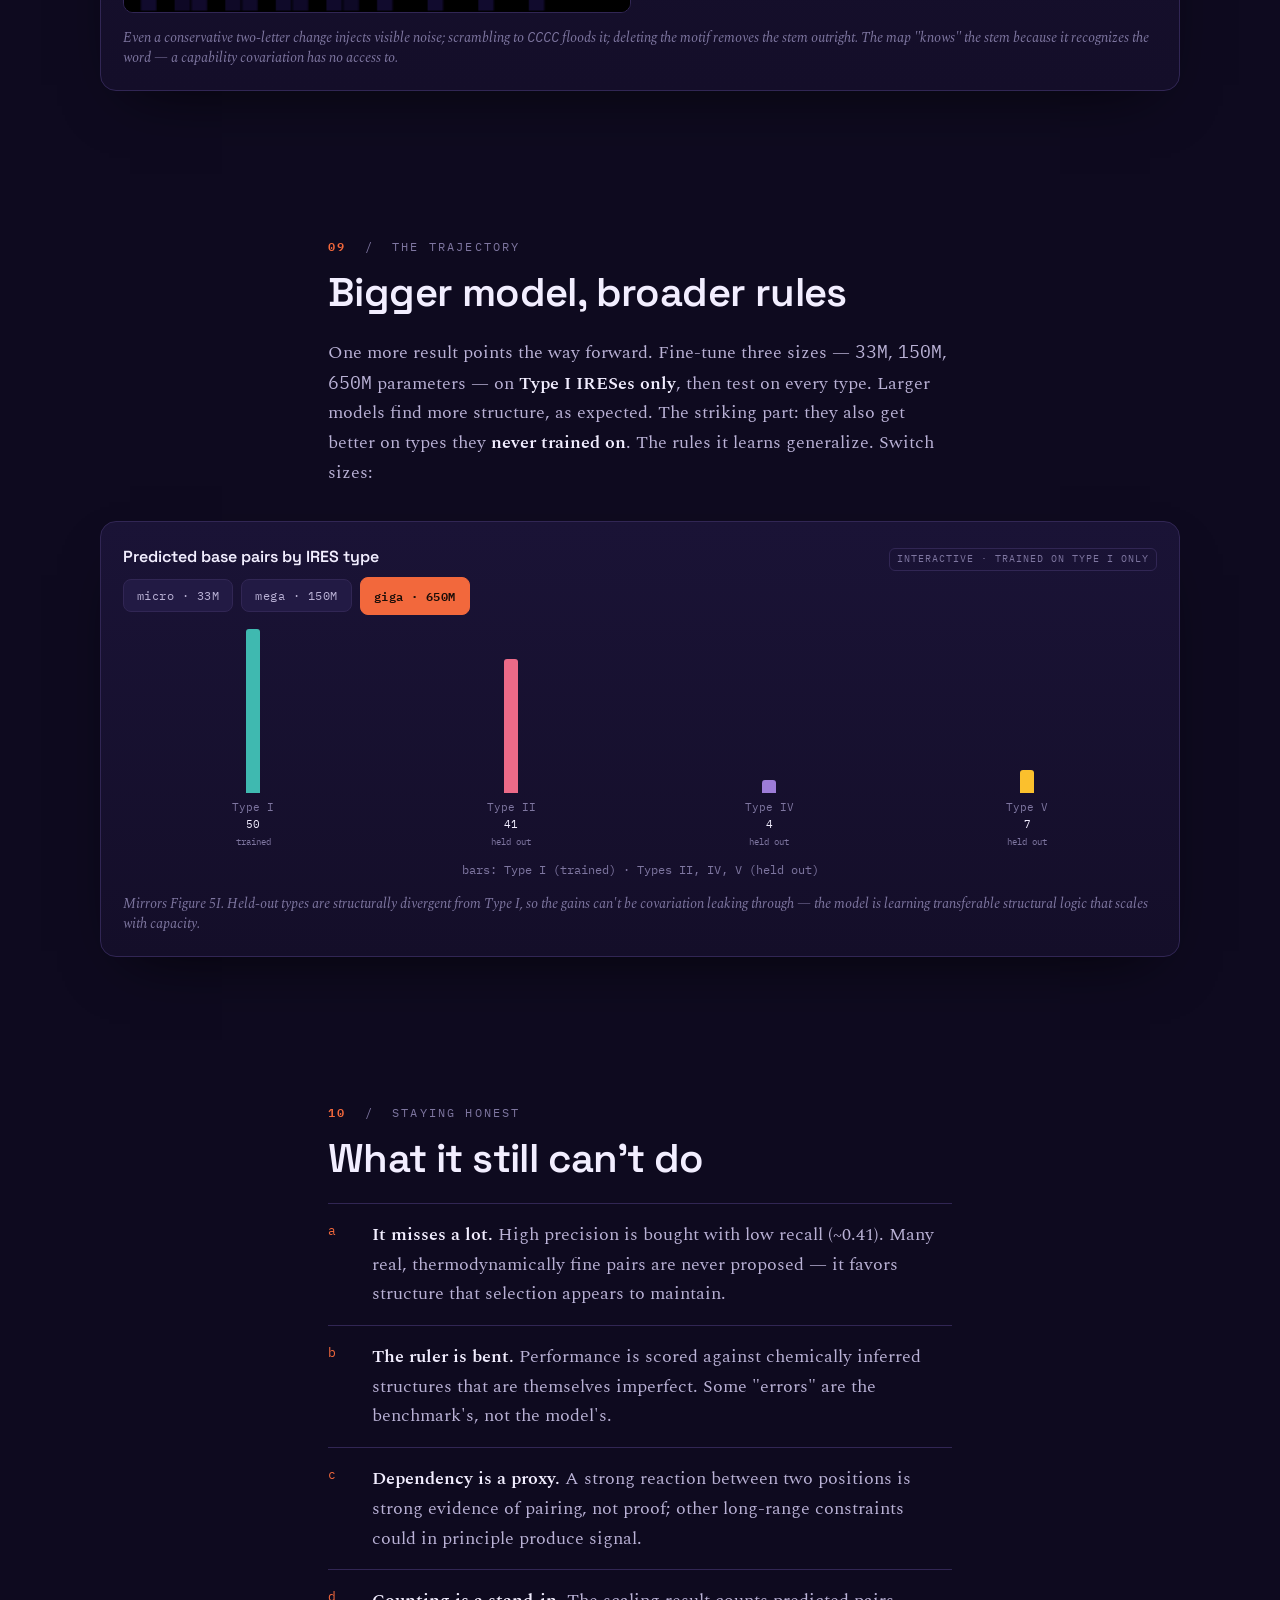
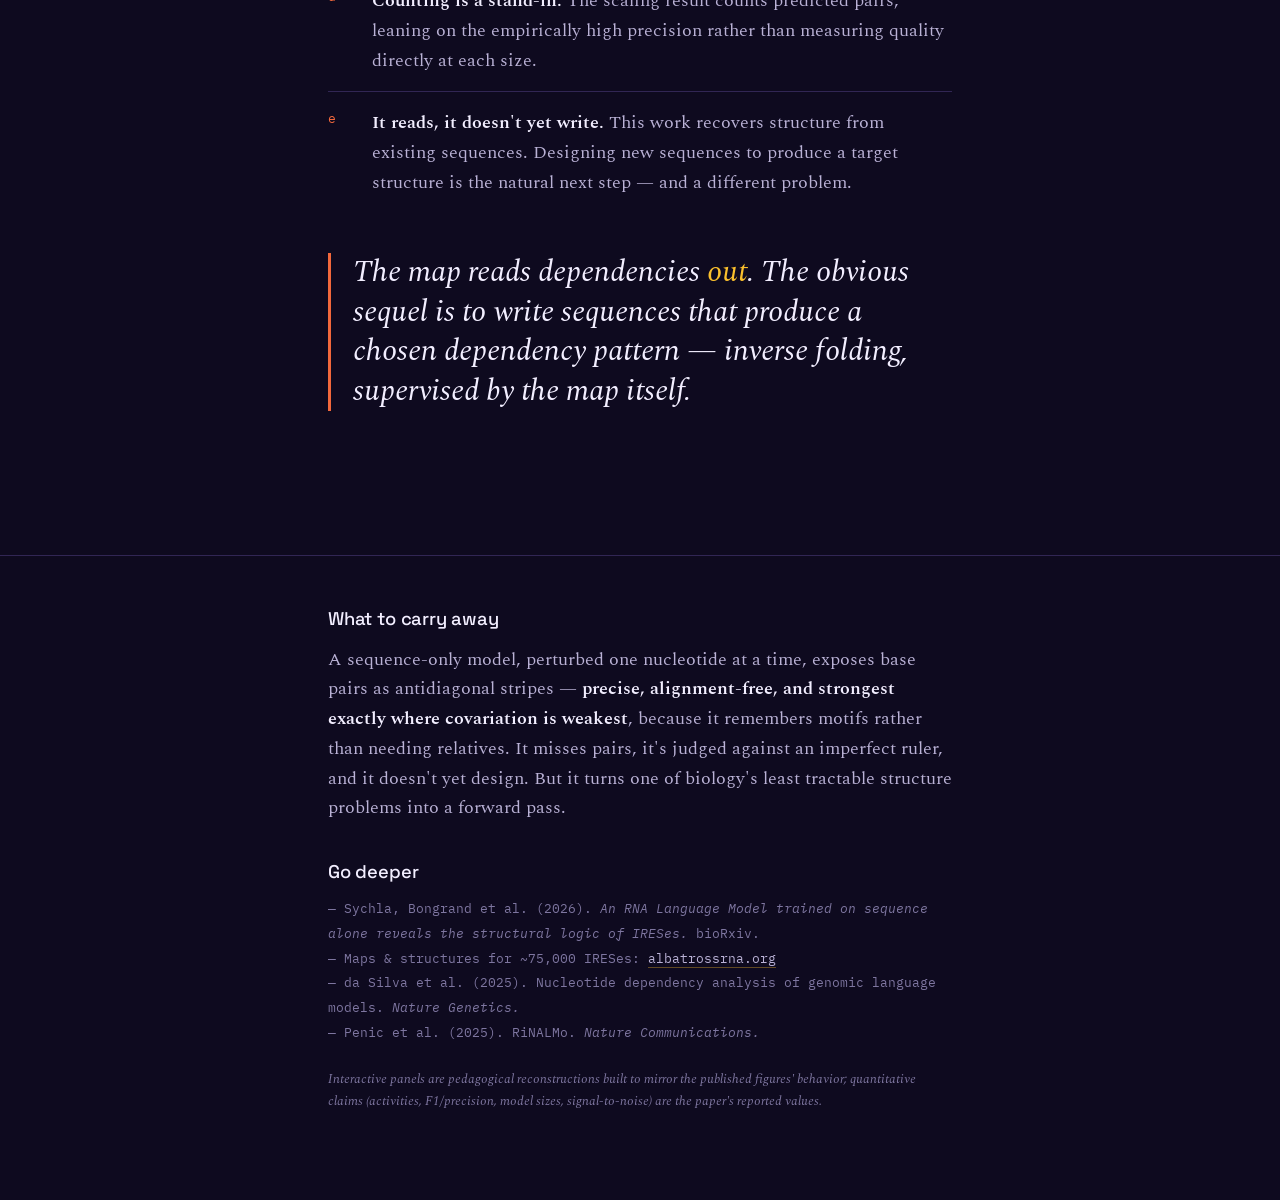
<file: articles/albatross/index.html>
<!DOCTYPE html>
<html lang="en">
<head>
<meta charset="UTF-8">
<meta name="viewport" content="width=device-width, initial-scale=1.0">
<title>Reading structure out of sequence alone</title>
<link rel="preconnect" href="https://fonts.googleapis.com">
<link rel="preconnect" href="https://fonts.gstatic.com" crossorigin>
<link href="https://fonts.googleapis.com/css2?family=Space+Grotesk:wght@400;500;600;700&family=Spectral:ital,wght@0,400;0,500;0,600;1,400&family=IBM+Plex+Mono:wght@400;500;600&display=swap" rel="stylesheet">
<style>
:root{
  --ink:#0E0A1F;
  --ink-2:#140E29;
  --panel:#1A1336;
  --panel-2:#221A44;
  --line:#312654;
  --mist:#BAB2D6;
  --mist-dim:#7E76A0;
  --paper:#F2EEFF;
  --signal:#F2683C;   /* magma coral */
  --peak:#FBC02D;     /* magma yellow */
  --violetA:#9D7CD8;
  /* nucleotide functional colors */
  --nA:#3FB9B0;
  --nC:#F4A259;
  --nG:#9D7CD8;
  --nU:#EC6A88;
  --serif:"Spectral",Georgia,"Times New Roman",serif;
  --disp:"Space Grotesk",-apple-system,system-ui,sans-serif;
  --mono:"IBM Plex Mono",ui-monospace,"SFMono-Regular",Menlo,monospace;
  --measure:42rem;
}
*{box-sizing:border-box}
html{scroll-behavior:smooth}
body{
  margin:0;background:var(--ink);color:var(--mist);
  font-family:var(--serif);font-size:18px;line-height:1.65;
  -webkit-font-smoothing:antialiased;overflow-x:hidden;
}
body::before{
  content:"";position:fixed;inset:0;z-index:0;pointer-events:none;
  background:
    radial-gradient(900px 600px at 78% -8%, rgba(242,104,60,.10), transparent 60%),
    radial-gradient(800px 700px at 8% 12%, rgba(157,124,216,.10), transparent 55%);
}
#progress{
  position:fixed;top:0;left:0;height:3px;width:0;z-index:60;
  background:linear-gradient(90deg,#451077,#9f2f7f,#f1605d,#fcc433);
}
.wrap{position:relative;z-index:1;max-width:var(--measure);margin:0 auto;padding:0 24px}
.bleed{max-width:1080px;margin:0 auto;padding:0 24px}

/* ---------- header / track switch ---------- */
.topbar{
  position:sticky;top:0;z-index:50;display:flex;justify-content:space-between;align-items:center;
  gap:12px;padding:10px 20px;background:rgba(14,10,31,.72);backdrop-filter:blur(10px);
  border-bottom:1px solid var(--line);
}
.brand{font-family:var(--mono);font-size:12px;letter-spacing:.14em;text-transform:uppercase;color:var(--mist-dim)}
.brand b{color:var(--signal);font-weight:600}
.track{display:flex;align-items:center;gap:8px;font-family:var(--mono);font-size:11px;letter-spacing:.08em;color:var(--mist-dim)}
.track span{display:none}
@media(min-width:640px){.track span{display:inline}}
.track button{
  font-family:var(--mono);font-size:11px;letter-spacing:.06em;
  background:transparent;color:var(--mist);border:1px solid var(--line);
  padding:5px 10px;border-radius:999px;cursor:pointer;transition:.18s;
}
.track button:hover{border-color:var(--violetA);color:var(--paper)}
.track button[aria-pressed="true"]{background:var(--signal);border-color:var(--signal);color:#1a0d08;font-weight:600}

/* ---------- hero ---------- */
.hero{position:relative;min-height:92vh;display:flex;align-items:center;overflow:hidden}
#heroCanvas{position:absolute;inset:0;width:100%;height:100%;opacity:.55}
.hero-grad{position:absolute;inset:0;background:linear-gradient(180deg,rgba(14,10,31,.2),rgba(14,10,31,.55) 55%,var(--ink))}
.hero-inner{position:relative;z-index:2;max-width:760px;margin:0 auto;padding:0 24px;text-align:left}
.eyebrow{font-family:var(--mono);font-size:12.5px;letter-spacing:.22em;text-transform:uppercase;color:var(--signal);margin-bottom:22px}
.eyebrow .dim{color:var(--mist-dim)}
h1.title{
  font-family:var(--disp);font-weight:600;color:var(--paper);
  font-size:clamp(2.5rem,7vw,4.6rem);line-height:1.02;letter-spacing:-.02em;margin:0 0 24px;
}
h1.title em{font-family:var(--serif);font-style:italic;font-weight:400;color:var(--peak)}
.lede{font-size:clamp(1.05rem,2.4vw,1.3rem);max-width:40rem;color:var(--mist)}
.lede b{color:var(--paper);font-weight:600}
.scrollcue{margin-top:42px;font-family:var(--mono);font-size:11px;letter-spacing:.18em;text-transform:uppercase;color:var(--mist-dim);display:flex;align-items:center;gap:10px}
.scrollcue .ln{width:34px;height:1px;background:var(--mist-dim);animation:cue 1.8s ease-in-out infinite}
@keyframes cue{0%,100%{opacity:.3;transform:translateX(0)}50%{opacity:1;transform:translateX(6px)}}

/* ---------- sections ---------- */
section.chap{padding:88px 0 24px}
.kicker{font-family:var(--mono);font-size:12px;letter-spacing:.18em;text-transform:uppercase;color:var(--mist-dim);margin-bottom:14px}
.kicker b{color:var(--signal);font-weight:600}
h2{font-family:var(--disp);font-weight:600;color:var(--paper);font-size:clamp(1.7rem,4vw,2.5rem);line-height:1.1;letter-spacing:-.015em;margin:0 0 22px}
h3{font-family:var(--disp);font-weight:500;color:var(--paper);font-size:1.15rem;letter-spacing:-.01em;margin:34px 0 10px}
p{margin:0 0 18px}
p .hl{color:var(--paper);font-weight:600}
a{color:var(--peak);text-decoration:none;border-bottom:1px solid rgba(251,192,45,.35)}
a:hover{border-color:var(--peak)}
.term{color:var(--violetA);border-bottom:1px dotted rgba(157,124,216,.6);cursor:help}
.mono{font-family:var(--mono)}

/* nucleotide pills inline */
.nt{font-family:var(--mono);font-weight:600;padding:0 2px}
.nt.A{color:var(--nA)} .nt.C{color:var(--nC)} .nt.G{color:var(--nG)} .nt.U{color:var(--nU)}

/* ---------- audience notes ---------- */
.note{
  border-left:2px solid var(--line);padding:14px 16px;margin:22px 0;border-radius:0 8px 8px 0;
  background:var(--ink-2);font-size:15.5px;line-height:1.55;transition:.2s;
}
.note .tag{font-family:var(--mono);font-size:10.5px;letter-spacing:.12em;text-transform:uppercase;display:inline-block;margin-bottom:6px}
.note.bio{border-left-color:var(--nA)} .note.bio .tag{color:var(--nA)}
.note.ai{border-left-color:var(--violetA)} .note.ai .tag{color:var(--violetA)}
.note p{margin:0;color:var(--mist)}
body[data-track="ai"] .note.ai{display:none}
body[data-track="ai"] .note.bio{background:var(--panel);border-left-width:3px}
body[data-track="bio"] .note.bio{display:none}
body[data-track="bio"] .note.ai{background:var(--panel);border-left-width:3px}

/* ---------- figure / instrument panels ---------- */
.fig{
  margin:34px auto;background:linear-gradient(180deg,var(--panel),var(--ink-2));
  border:1px solid var(--line);border-radius:16px;padding:22px;
  box-shadow:0 24px 60px -30px rgba(0,0,0,.8);
}
.fig.full{max-width:1080px}
.fig-head{display:flex;justify-content:space-between;align-items:baseline;gap:12px;margin-bottom:6px;flex-wrap:wrap}
.fig-title{font-family:var(--disp);font-weight:600;color:var(--paper);font-size:1rem}
.fig-tag{font-family:var(--mono);font-size:10px;letter-spacing:.1em;text-transform:uppercase;color:var(--mist-dim);border:1px solid var(--line);border-radius:6px;padding:2px 7px;white-space:nowrap}
.fig-sub{font-family:var(--serif);font-size:14.5px;color:var(--mist-dim);margin-bottom:16px}
.caption{font-size:13.5px;color:var(--mist-dim);font-style:italic;margin-top:14px;line-height:1.5}

/* controls */
.controls{display:flex;flex-wrap:wrap;gap:8px;align-items:center;margin:4px 0 16px}
.btn{
  font-family:var(--mono);font-size:12px;letter-spacing:.04em;cursor:pointer;
  background:var(--panel-2);color:var(--mist);border:1px solid var(--line);
  border-radius:8px;padding:8px 13px;transition:.15s;
}
.btn:hover{border-color:var(--violetA);color:var(--paper)}
.btn[aria-pressed="true"],.btn.on{background:var(--signal);border-color:var(--signal);color:#1a0d08;font-weight:600}
.btn.ghost[aria-pressed="true"]{background:var(--violetA);border-color:var(--violetA);color:#150b22}
.slider-row{display:flex;align-items:center;gap:14px;margin:8px 0 4px;flex-wrap:wrap}
.slider-row label{font-family:var(--mono);font-size:12px;color:var(--mist-dim);min-width:0}
input[type=range]{-webkit-appearance:none;appearance:none;height:4px;border-radius:4px;background:var(--line);outline:none;flex:1;min-width:140px}
input[type=range]::-webkit-slider-thumb{-webkit-appearance:none;width:16px;height:16px;border-radius:50%;background:var(--peak);cursor:pointer;box-shadow:0 0 0 3px rgba(251,192,45,.2)}
input[type=range]::-moz-range-thumb{width:16px;height:16px;border:none;border-radius:50%;background:var(--peak);cursor:pointer}

/* readouts */
.readouts{display:flex;gap:26px;flex-wrap:wrap;margin-top:14px}
.ro{font-family:var(--mono)}
.ro .k{font-size:10.5px;letter-spacing:.1em;text-transform:uppercase;color:var(--mist-dim)}
.ro .v{font-size:1.5rem;color:var(--paper);font-weight:600;line-height:1.1}
.ro .v small{font-size:.8rem;color:var(--mist-dim);font-weight:400}

/* mutate-watch layout */
.mw-grid{display:grid;grid-template-columns:1fr;gap:20px}
@media(min-width:760px){.mw-grid{grid-template-columns:1.05fr .95fr}}
.seqrow{display:flex;gap:0;justify-content:center;flex-wrap:nowrap;font-family:var(--mono)}
.base{
  width:30px;height:34px;display:flex;align-items:center;justify-content:center;
  font-size:17px;font-weight:600;cursor:pointer;border-radius:7px;position:relative;
  transition:.15s;user-select:none;
}
.base:hover{background:var(--panel-2)}
.base.sel{background:var(--signal);color:#1a0d08 !important;box-shadow:0 0 0 2px var(--peak)}
.base.partner{box-shadow:inset 0 0 0 2px var(--peak)}
.baselabel{display:flex;justify-content:center;gap:0;font-family:var(--mono);font-size:9px;color:var(--mist-dim)}
.baselabel span{width:30px;text-align:center}
.barwrap{display:flex;gap:0;justify-content:center;align-items:flex-end;height:120px;margin-top:6px}
.bar{width:30px;display:flex;align-items:flex-end;justify-content:center}
.bar i{display:block;width:14px;background:linear-gradient(180deg,var(--peak),var(--signal));border-radius:3px 3px 0 0;transition:height .5s cubic-bezier(.2,.8,.2,1);min-height:1px}
.bar.is-partner i{box-shadow:0 0 16px rgba(251,192,45,.6)}
.bar.is-self i{background:var(--line)}
.altbtns{display:flex;gap:6px;justify-content:center;margin-top:8px}
.altbtns .btn{padding:6px 11px}
.mw-note{font-size:14.5px;color:var(--mist);min-height:48px;background:var(--ink-2);border-radius:8px;padding:11px 14px;border:1px solid var(--line)}
.mw-note b{color:var(--peak)}

/* canvases */
.cv{display:block;width:100%;height:auto;border-radius:10px;background:#000;border:1px solid var(--line)}
.twocol{display:grid;grid-template-columns:1fr;gap:18px}
@media(min-width:680px){.twocol{grid-template-columns:1fr 1fr}}
.cv-label{font-family:var(--mono);font-size:11px;letter-spacing:.06em;color:var(--mist-dim);text-align:center;margin-bottom:8px;text-transform:uppercase}

/* arc structure svg holder */
.svgbox{width:100%;overflow:visible}
.legend{display:flex;gap:18px;flex-wrap:wrap;font-family:var(--mono);font-size:11.5px;color:var(--mist-dim);margin-top:10px;justify-content:center}
.legend i{display:inline-block;width:11px;height:11px;border-radius:3px;margin-right:6px;vertical-align:middle}

/* bars chart generic */
.chart{display:flex;align-items:flex-end;gap:6px;height:220px;padding:0 4px}
.grp{display:flex;flex-direction:column;align-items:center;gap:6px;flex:1;min-width:0}
.grp .bars{display:flex;align-items:flex-end;gap:4px;height:180px}
.grp .bars i{width:14px;border-radius:3px 3px 0 0;transition:height .6s cubic-bezier(.2,.8,.2,1)}
.grp .lab{font-family:var(--mono);font-size:10.5px;color:var(--mist-dim);text-align:center}

/* dot-strip distributions */
.dist{display:grid;grid-template-columns:repeat(3,1fr);gap:14px;margin-top:8px}
.distcell{background:var(--ink-2);border:1px solid var(--line);border-radius:10px;padding:10px 8px}
.distcell .t{font-family:var(--mono);font-size:11px;color:var(--mist-dim);text-align:center;margin-bottom:6px}

/* pullquote */
.pull{font-family:var(--serif);font-style:italic;font-size:clamp(1.3rem,3.4vw,1.9rem);line-height:1.3;color:var(--paper);border-left:3px solid var(--signal);padding-left:22px;margin:40px 0}
.pull span{color:var(--peak)}

/* limitations list */
.lims{list-style:none;padding:0;margin:18px 0}
.lims li{border-top:1px solid var(--line);padding:16px 0;display:flex;gap:16px}
.lims li .n{font-family:var(--mono);color:var(--signal);font-size:13px;flex:0 0 auto;width:28px}
.lims li b{color:var(--paper);font-weight:600}

/* footer */
footer{margin-top:80px;border-top:1px solid var(--line);padding:48px 0 70px}
.reflist{font-family:var(--mono);font-size:13px;color:var(--mist-dim);line-height:1.9}
.reflist a{color:var(--mist)}
.foot-note{font-size:13px;color:var(--mist-dim);font-style:italic;margin-top:24px}

/* tooltip */
#tip{
  position:fixed;z-index:80;max-width:280px;background:var(--panel-2);border:1px solid var(--violetA);
  color:var(--mist);font-family:var(--serif);font-size:14px;line-height:1.5;padding:11px 13px;border-radius:9px;
  pointer-events:none;opacity:0;transition:opacity .12s;box-shadow:0 16px 40px -16px #000;
}
#tip b{color:var(--paper)}
.lab-home-link{
  position:fixed;left:18px;bottom:18px;z-index:90;
  font-family:var(--mono);font-size:11px;letter-spacing:.08em;text-transform:uppercase;
  color:var(--mist);background:rgba(14,10,31,.78);border:1px solid var(--line);
  padding:9px 11px;border-radius:8px;text-decoration:none;backdrop-filter:blur(10px)
}
.lab-home-link:hover{border-color:var(--signal);color:var(--paper)}

@media (prefers-reduced-motion: reduce){
  *{animation:none !important;scroll-behavior:auto}
  .bar i,.grp .bars i{transition:none}
}
</style>
</head>
<body data-track="both">
<a class="lab-home-link" href="../../">Rouskin Lab</a>
<div id="progress"></div>
<div id="tip"></div>

<div class="topbar">
  <div class="brand">Albatross &middot; <b>dependency mapping</b></div>
  <div class="track">
    <span>I'm coming from</span>
    <button data-track="ai" aria-pressed="false">AI</button>
    <button data-track="bio" aria-pressed="false">Biology</button>
    <button data-track="both" aria-pressed="true">Both</button>
  </div>
</div>

<!-- ================= HERO ================= -->
<header class="hero">
  <canvas id="heroCanvas"></canvas>
  <div class="hero-grad"></div>
  <div class="hero-inner">
    <div class="eyebrow">RNA structure from sequence alone <span class="dim">/ an explainer</span></div>
    <h1 class="title">How an RNA language model exposes structure from sequence.</h1>
    <p class="lede">Albatross starts from a restrained question: if a model trained only to recover missing nucleotides is perturbed at one position, which other positions change their predictions? In structured IRES RNAs, those dependencies often trace the molecule's <b>hidden folded structure</b>. Here is how the signal appears &mdash; and where it quietly breaks.</p>
    <div class="scrollcue"><span class="ln"></span> scroll to begin</div>
  </div>
</header>

<!-- ================= 01 PROBLEM ================= -->
<section class="chap" id="s1">
  <div class="wrap">
    <div class="kicker"><b>01</b> &nbsp;/&nbsp; the thing we cannot see</div>
    <h2>A code we can read but not fold</h2>
    <p>Picornaviruses &mdash; polio, the common cold, hepatitis A &mdash; can't start translation the normal way. Instead, a long folded stretch of RNA at the front of their genome, an <span class="term" data-tip="IRES = Internal Ribosome Entry Site: a structured RNA region that recruits the ribosome directly, bypassing the usual cap-dependent start. In picornaviruses it can run 400&ndash;1500 nucleotides.">IRES</span>, grabs the ribosome by its <span class="hl">shape</span>. Shape is everything; the same letters folded differently behave differently.</p>
    <p>The authors measured how strongly 96 of these IRESes drive translation, across six human and animal cell types. The newest class (Type&nbsp;V) drives roughly <span class="hl">twice</span> the output of EMCV, the element everyone uses in gene therapy, and most IRESes are <span class="hl">tissue-specific</span>. Rich behavior &mdash; which demands a structural explanation. The problem: we have experimentally solved structures for only a handful.</p>

    <aside class="note bio">
      <div class="tag">For AI readers &middot; biology primer</div>
      <p>RNA is a string over a 4-letter alphabet (<span class="nt A">A</span> <span class="nt C">C</span> <span class="nt G">G</span> <span class="nt U">U</span>). It folds back on itself: complementary letters pair (<span class="nt A">A</span>&ndash;<span class="nt U">U</span>, <span class="nt G">G</span>&ndash;<span class="nt C">C</span>), forming double-stranded <b>stems</b> separated by single-stranded <b>loops</b>. That folded pattern of pairs is the <b>secondary structure</b> &mdash; the thing that determines function.</p>
    </aside>
    <aside class="note ai">
      <div class="tag">For biology readers &middot; framing</div>
      <p>Think of structure prediction here as a sequence-to-graph problem: input is a string of length <span class="mono">N</span>; the target is which positions pair with which. Classical folding tools optimize thermodynamics; we'll instead ask what a trained neural network has implicitly learned about those pairings.</p>
    </aside>
  </div>
</section>

<!-- ================= 02 INCUMBENT ================= -->
<section class="chap" id="s2">
  <div class="wrap">
    <div class="kicker"><b>02</b> &nbsp;/&nbsp; the incumbent and its blind spot</div>
    <h2>Covariation needs a crowd</h2>
    <p>The gold standard for finding pairs without a microscope is <span class="term" data-tip="Covariation: if positions i and j are paired, evolution keeps them complementary. A mutation at i is compensated by a matching change at j across related sequences. Tools like R-scape / CaCoFold detect these correlated changes in a multiple sequence alignment.">covariation</span>: line up many related sequences and look for pairs of positions that mutate <span class="hl">together</span> to stay complementary. It works beautifully &mdash; when you have a good alignment of many close relatives.</p>
    <p>Picornaviral IRESes are notoriously divergent. For the strangest ones you might find only a handful of relatives, and no clean alignment at all. Covariation simply has nothing to work with. That is the gap.</p>
    <div class="pull">What if you could read the pairs out of a <span>single</span> sequence &mdash; no alignment, no relatives?</div>
  </div>
</section>

<!-- ================= 03 MUTATE-WATCH (signature) ================= -->
<section class="chap" id="s3">
  <div class="wrap">
    <div class="kicker"><b>03</b> &nbsp;/&nbsp; the core gesture</div>
    <h2>What a dependency map is</h2>
    <p>Take a model trained on one job only: given an RNA sequence with a position hidden, guess the missing letter. To do that well across millions of sequences, it has to internalize how positions constrain each other. <span class="hl">Base-paired positions constrain each other the most.</span></p>
    <p>So we run a tiny experiment, position by position. Mutate one nucleotide. Re-run the model. Ask: <span class="hl">whose prediction changed?</span> The position that reacts most is, overwhelmingly, the base-pairing partner. Try it &mdash; click a nucleotide below.</p>

    <aside class="note ai">
      <div class="tag">For biology readers &middot; AI primer</div>
      <p>A <b>masked language model</b> is trained by hiding ~15% of tokens and predicting them from the rest &mdash; the same objective behind BERT. No labels beyond the sequence itself. <b>Fine-tuning</b> means continuing that same training on a narrower set (here, IRES sequences) so the model specializes.</p>
    </aside>
  </div>

  <div class="fig full" id="mwFig">
    <div class="fig-head">
      <div class="fig-title">Perturb &amp; watch</div>
      <div class="fig-tag">interactive &middot; schematic hairpin</div>
    </div>
    <div class="fig-sub">A 14-nt hairpin: a 5-pair stem closed by a small loop. Click a position to mutate it; the bars show how much the model's confidence shifts at every other position.</div>
    <div class="mw-grid">
      <div>
        <div class="cv-label">the molecule &mdash; click a base to perturb it</div>
        <div class="svgbox"><svg id="mwArc" viewBox="0 0 460 200" width="100%" aria-label="hairpin arc diagram"></svg></div>
        <div class="altbtns" id="mwAlts"></div>
      </div>
      <div>
        <div class="cv-label">|change in model's prediction| at each position</div>
        <div class="baselabel" id="mwIdx"></div>
        <div class="barwrap" id="mwBars"></div>
        <div class="seqrow" id="mwSeq" style="margin-top:4px"></div>
      </div>
    </div>
    <div class="mw-note" id="mwMsg">Pick any nucleotide above. Watch which other position reacts.</div>
    <div class="caption">Schematic, built to mirror the published behavior. In the paper the same procedure runs on real IRESes with the 650M-parameter model: for a length-<span class="mono">N</span> sequence it performs <span class="mono">3N+1</span> forward passes (the original plus every single-point substitution) and records the largest shift in <a href="#" class="term" data-tip="Log-odds shift: the model outputs a probability for each base at each position. The shift is log2(p/(1-p)) under the mutant minus the same under the wild type. Big shift = strong dependency.">log-odds</a>.</div>
  </div>

  <div class="wrap">
    <p>Do this for every position and you get an <span class="mono">N&times;N</span> grid &mdash; the <span class="hl">dependency map</span>. Cell <span class="mono">(i, j)</span> is bright when mutating <span class="mono">i</span> swings the prediction at <span class="mono">j</span>. The diagonal is a position reacting to itself, so it's masked out. Everything interesting lives off the diagonal.</p>
  </div>
</section>

<!-- ================= 04 ANTIDIAGONAL = STEM ================= -->
<section class="chap" id="s4">
  <div class="wrap">
    <div class="kicker"><b>04</b> &nbsp;/&nbsp; the duality</div>
    <h2>A stem is an antidiagonal</h2>
    <p>Here's the visual key to everything that follows. In a stem, the first base pairs with the last, the second with the second-to-last, and so on. As one index climbs, its partner's index <span class="hl">descends</span>. Plotted on the map, that traces a short line running <span class="hl">across</span> the diagonal &mdash; an <span class="hl">antidiagonal</span>. Each antidiagonal stripe is one stem. Watch a stripe fold into a stem:</p>
  </div>

  <div class="fig full">
    <div class="fig-head">
      <div class="fig-title">Antidiagonal &rarr; arc</div>
      <div class="fig-tag">animation</div>
    </div>
    <div class="twocol">
      <div>
        <div class="cv-label">dependency map &mdash; one boxed stripe</div>
        <canvas id="adMap" class="cv" width="380" height="380"></canvas>
      </div>
      <div>
        <div class="cv-label">the same stem, drawn as a molecule</div>
        <div class="svgbox"><svg id="adArc" viewBox="0 0 420 380" width="100%"></svg></div>
      </div>
    </div>
    <div class="controls" style="margin-top:16px"><button class="btn on" id="adPlay">&#9654;&nbsp; Replay the fold</button></div>
    <div class="caption">The bright antidiagonal cells (top-left&nbsp;&harr;&nbsp;bottom-right of the boxed region) are exactly the pairs that close into the stem on the right. Parallel-to-diagonal would mean adjacent positions &mdash; which cannot pair. Perpendicular is the signal.</div>
  </div>
</section>

<!-- ================= 05 NOISE VS SIGNAL ================= -->
<section class="chap" id="s5">
  <div class="wrap">
    <div class="kicker"><b>05</b> &nbsp;/&nbsp; nobody supplied the answer</div>
    <h2>Structure it was never given</h2>
    <p>This is the part worth dwelling on. The base model, <span class="term" data-tip="RiNALMo: a 650M-parameter RNA language model pre-trained on 36 million non-coding RNA sequences. None were IRESes.">RiNALMo</span>, already knew general RNA &mdash; but run a dependency map on an IRES and you get <span class="hl">noise</span>. Fine-tune the very same architecture on ~50,000 IRES sequences (still just letters, still just masked-token guessing) and the antidiagonals snap into focus. The model that emerges is <span class="hl">Albatross</span>.</p>
    <p>Nothing about pairing, geometry, or thermodynamics was ever added. Only more of the right sequences. Drag the slider to fine-tune.</p>
  </div>

  <div class="fig full">
    <div class="fig-head">
      <div class="fig-title">From noise to stems</div>
      <div class="fig-tag">interactive &middot; EMCV-style map</div>
    </div>
    <canvas id="trainMap" class="cv" width="640" height="640" style="max-width:460px;margin:0 auto"></canvas>
    <div class="slider-row" style="margin-top:18px">
      <label>fine-tuning</label>
      <input type="range" id="trainSlider" min="0" max="100" value="0">
    </div>
    <div class="readouts">
      <div class="ro"><div class="k">stage</div><div class="v" id="trainStage" style="font-size:1.1rem">base model</div></div>
      <div class="ro"><div class="k">micro&nbsp;F1 vs solved structures</div><div class="v" id="trainF1">0.05</div></div>
    </div>
    <div class="caption">Mirrors Figure&nbsp;3B&ndash;C and the training curves in 3G. Signal appears fast, then a subtlety the slider hints at: training too long, or on too many near-duplicate sequences, makes it <span class="hl">worse</span>. A smaller, diversity-balanced 50k set beat a 500k set &mdash; more data is not the lever; coverage is.</div>
  </div>

  <aside class="note bio" style="max-width:var(--measure);margin-left:auto;margin-right:auto">
    <div class="tag">For AI readers &middot; why this is surprising biologically</div>
    <p>Folding has historically meant physics (free-energy minimization) or evolution (covariation). Recovering pairs from a pure next-token-style objective implies the constraints of base-pairing are <b>statistically legible in raw sequence</b> &mdash; the model rediscovers chemistry it was never shown.</p>
  </aside>
</section>

<!-- ================= 06 MAP TO STRUCTURE ================= -->
<section class="chap" id="s6">
  <div class="wrap">
    <div class="kicker"><b>06</b> &nbsp;/&nbsp; from a heatmap to a structure</div>
    <h2>Commit, but only when sure</h2>
    <p>Turning the map into an actual list of pairs uses a filter with <span class="hl">no biology in it at all</span> &mdash; only geometry: ignore weak signal below a threshold, drop the un-pairable band next to the diagonal, keep only stripes long enough to be a real stem, then match each position to at most one partner. No base-pairing rules are enforced, which lets it propose non-canonical pairs.</p>
    <p>The threshold is the dial that matters. Raise it and the model only commits to pairs it's sure of: <span class="hl">precision soars, recall falls</span>. That trade-off is the method's signature &mdash; and a thing to keep honest about. Move the slider:</p>
  </div>

  <div class="fig full">
    <div class="fig-head">
      <div class="fig-title">Precision &harr; recall</div>
      <div class="fig-tag">interactive</div>
    </div>
    <div class="cv-label">predicted pairs (solid) vs real pairs the model passed on (dashed)</div>
    <div class="svgbox"><svg id="prArc" viewBox="0 0 760 200" width="100%"></svg></div>
    <div class="slider-row" style="margin-top:16px">
      <label>confidence threshold &tau;</label>
      <input type="range" id="prSlider" min="2" max="30" value="11">
    </div>
    <div class="readouts">
      <div class="ro"><div class="k">precision</div><div class="v" id="prP">0.72 <small>"when it says a pair, it's right"</small></div></div>
      <div class="ro"><div class="k">recall</div><div class="v" id="prR">0.41 <small>"of all real pairs, fraction found"</small></div></div>
    </div>
    <div class="legend">
      <span><i style="background:var(--nA)"></i>predicted &amp; correct</span>
      <span><i style="background:var(--signal)"></i>predicted, wrong</span>
      <span><i style="background:var(--mist-dim)"></i>real pair, missed</span>
    </div>
    <div class="caption">Operating point from the paper: &tau;&nbsp;=&nbsp;0.11 gives median precision ~0.78 with recall ~0.41. High precision means the predictions you get are trustworthy scaffolds; low recall means it is deliberately <span class="hl">not</span> guessing at everything.</div>
  </div>

  <aside class="note bio" style="max-width:var(--measure);margin-left:auto;margin-right:auto">
    <div class="tag">For AI readers &middot; reading the benchmark</div>
    <p>The "truth" here is itself a model &mdash; secondary structures inferred from a chemical probe (<b>DMS-MaPseq</b>) that marks unpaired bases. In at least one case Albatross's scored "false positive" was actually correct and the chemical reference was wrong, so true precision is likely higher than reported.</p>
  </aside>
</section>

<!-- ================= 07 SHOWDOWN ================= -->
<section class="chap" id="s7">
  <div class="wrap">
    <div class="kicker"><b>07</b> &nbsp;/&nbsp; head to head</div>
    <h2>Where covariation falls off a cliff</h2>
    <p>Now the comparison that matters. Bin every IRES by how many similar relatives exist to align. When relatives are plentiful, covariation (here, <span class="mono">CaCoFold</span>) keeps up. When they vanish &mdash; the regime that actually stumps biologists &mdash; covariation collapses and Albatross holds. Pick a bin:</p>
  </div>

  <div class="fig full">
    <div class="fig-head">
      <div class="fig-title">Precision by number of close relatives</div>
      <div class="fig-tag">interactive &middot; per-structure points</div>
    </div>
    <div class="controls">
      <button class="btn on" data-bin="0">1&ndash;9 relatives</button>
      <button class="btn" data-bin="1">10&ndash;99</button>
      <button class="btn" data-bin="2">100+</button>
    </div>
    <div class="twocol">
      <div><div class="cv-label" style="color:var(--signal)">Albatross</div><svg id="distA" viewBox="0 0 300 220" width="100%"></svg></div>
      <div><div class="cv-label" style="color:var(--nA)">CaCoFold (covariation)</div><svg id="distC" viewBox="0 0 300 220" width="100%"></svg></div>
    </div>
    <div class="caption" id="showCap">In the 1&ndash;9 bin the gap is largest. The most extreme case &mdash; a Gallivirus IRES with just <span class="hl">four</span> related sequences &mdash; defeats covariation entirely, yet Albatross predicts its structure correctly. How?</div>
  </div>
</section>

<!-- ================= 08 MOTIF MEMORY ================= -->
<section class="chap" id="s8">
  <div class="wrap">
    <div class="kicker"><b>08</b> &nbsp;/&nbsp; the mechanism, not magic</div>
    <h2>It isn't covariation &mdash; it's memory of motifs</h2>
    <p>With four relatives there's no covariation to exploit, so Albatross must be doing something else. It has learned that certain little sequence words imply certain folds. A classic one is the <span class="term" data-tip="GNRA tetraloop: a four-nucleotide loop (G, any, purine, A) that folds into a very stable, recognizable shape capping a stem. One of RNA's most common motifs.">GNRA tetraloop</span> &mdash; see that word, expect the stem that follows it.</p>
    <p>To prove it, break the word. Mutate the motif and the prediction degrades; delete it and the stem vanishes entirely. Try each:</p>
  </div>

  <div class="fig full">
    <div class="fig-head">
      <div class="fig-title">Break the motif, lose the stem</div>
      <div class="fig-tag">interactive &middot; Gallivirus GNRA</div>
    </div>
    <div class="controls">
      <button class="btn on" data-gnra="0">wild type <span class="mono">GUAA</span></button>
      <button class="btn" data-gnra="1"><span class="mono">AAAA</span></button>
      <button class="btn" data-gnra="2"><span class="mono">CCCC</span></button>
      <button class="btn" data-gnra="3">deletion</button>
    </div>
    <div class="twocol">
      <div><div class="cv-label">dependency map of the motif region</div><canvas id="gnraMap" class="cv" width="340" height="340"></canvas></div>
      <div>
        <div class="cv-label">signal-to-noise of the stem</div>
        <svg id="gnraSNR" viewBox="0 0 320 200" width="100%"></svg>
        <div class="mw-note" id="gnraMsg" style="margin-top:10px"></div>
      </div>
    </div>
    <div class="caption">Even a conservative two-letter change injects visible noise; scrambling to <span class="mono">CCCC</span> floods it; deleting the motif removes the stem outright. The map "knows" the stem because it recognizes the word &mdash; a capability covariation has no access to.</div>
  </div>
</section>

<!-- ================= 09 SCALING ================= -->
<section class="chap" id="s9">
  <div class="wrap">
    <div class="kicker"><b>09</b> &nbsp;/&nbsp; the trajectory</div>
    <h2>Bigger model, broader rules</h2>
    <p>One more result points the way forward. Fine-tune three sizes &mdash; <span class="mono">33M</span>, <span class="mono">150M</span>, <span class="mono">650M</span> parameters &mdash; on <span class="hl">Type&nbsp;I IRESes only</span>, then test on every type. Larger models find more structure, as expected. The striking part: they also get better on types they <span class="hl">never trained on</span>. The rules it learns generalize. Switch sizes:</p>
  </div>

  <div class="fig full">
    <div class="fig-head">
      <div class="fig-title">Predicted base pairs by IRES type</div>
      <div class="fig-tag">interactive &middot; trained on Type I only</div>
    </div>
    <div class="controls">
      <button class="btn" data-size="0">micro &middot; 33M</button>
      <button class="btn" data-size="1">mega &middot; 150M</button>
      <button class="btn on" data-size="2">giga &middot; 650M</button>
    </div>
    <div class="chart" id="scaleChart"></div>
    <div class="legend"><span style="color:var(--mist-dim)">bars: Type I (trained) &middot; Types II, IV, V (held out)</span></div>
    <div class="caption">Mirrors Figure&nbsp;5I. Held-out types are structurally divergent from Type&nbsp;I, so the gains can't be covariation leaking through &mdash; the model is learning transferable structural logic that scales with capacity.</div>
  </div>
</section>

<!-- ================= 10 LIMITS ================= -->
<section class="chap" id="s10">
  <div class="wrap">
    <div class="kicker"><b>10</b> &nbsp;/&nbsp; staying honest</div>
    <h2>What it still can't do</h2>
    <ul class="lims">
      <li><span class="n">a</span><div><b>It misses a lot.</b> High precision is bought with low recall (~0.41). Many real, thermodynamically fine pairs are never proposed &mdash; it favors structure that selection appears to maintain.</div></li>
      <li><span class="n">b</span><div><b>The ruler is bent.</b> Performance is scored against chemically inferred structures that are themselves imperfect. Some "errors" are the benchmark's, not the model's.</div></li>
      <li><span class="n">c</span><div><b>Dependency is a proxy.</b> A strong reaction between two positions is strong evidence of pairing, not proof; other long-range constraints could in principle produce signal.</div></li>
      <li><span class="n">d</span><div><b>Counting is a stand-in.</b> The scaling result counts predicted pairs, leaning on the empirically high precision rather than measuring quality directly at each size.</div></li>
      <li><span class="n">e</span><div><b>It reads, it doesn't yet write.</b> This work recovers structure from existing sequences. Designing new sequences to produce a target structure is the natural next step &mdash; and a different problem.</div></li>
    </ul>
    <div class="pull">The map reads dependencies <span>out</span>. The obvious sequel is to write sequences that produce a chosen dependency pattern &mdash; inverse folding, supervised by the map itself.</div>
  </div>
</section>

<!-- ================= FOOTER ================= -->
<footer>
  <div class="wrap">
    <h3 style="margin-top:0">What to carry away</h3>
    <p>A sequence-only model, perturbed one nucleotide at a time, exposes base pairs as antidiagonal stripes &mdash; <span class="hl">precise, alignment-free, and strongest exactly where covariation is weakest</span>, because it remembers motifs rather than needing relatives. It misses pairs, it's judged against an imperfect ruler, and it doesn't yet design. But it turns one of biology's least tractable structure problems into a forward pass.</p>
    <h3>Go deeper</h3>
    <div class="reflist">
      &mdash; Sychla, Bongrand et&nbsp;al. (2026). <i>An RNA Language Model trained on sequence alone reveals the structural logic of IRESes.</i> bioRxiv.<br>
      &mdash; Maps &amp; structures for ~75,000 IRESes: <a href="https://albatrossrna.org" target="_blank" rel="noopener">albatrossrna.org</a><br>
      &mdash; da&nbsp;Silva et&nbsp;al. (2025). Nucleotide dependency analysis of genomic language models. <i>Nature Genetics.</i><br>
      &mdash; Penic et&nbsp;al. (2025). RiNALMo. <i>Nature Communications.</i>
    </div>
    <p class="foot-note">Interactive panels are pedagogical reconstructions built to mirror the published figures' behavior; quantitative claims (activities, F1/precision, model sizes, signal-to-noise) are the paper's reported values.</p>
  </div>
</footer>

<script>
"use strict";
const reduceMotion = window.matchMedia('(prefers-reduced-motion: reduce)').matches;

/* ---------------- magma colormap ---------------- */
const MAGMA = [[0,0,4],[24,15,62],[69,16,119],[114,31,129],[159,47,127],[205,64,113],[241,96,93],[253,149,103],[252,253,191]];
function magma(t){
  t=Math.max(0,Math.min(1,t)); const x=t*(MAGMA.length-1); const i=Math.floor(x); const f=x-i;
  const a=MAGMA[i], b=MAGMA[Math.min(i+1,MAGMA.length-1)];
  return `rgb(${Math.round(a[0]+(b[0]-a[0])*f)},${Math.round(a[1]+(b[1]-a[1])*f)},${Math.round(a[2]+(b[2]-a[2])*f)})`;
}

/* ---------------- progress + track ---------------- */
const prog=document.getElementById('progress');
addEventListener('scroll',()=>{const h=document.documentElement;const p=h.scrollTop/(h.scrollHeight-h.clientHeight);prog.style.width=(p*100)+'%';},{passive:true});
document.querySelectorAll('.track button').forEach(b=>b.addEventListener('click',()=>{
  document.body.dataset.track=b.dataset.track;
  document.querySelectorAll('.track button').forEach(x=>x.setAttribute('aria-pressed', x===b));
}));

/* ---------------- tooltips ---------------- */
const tip=document.getElementById('tip');
function moveTip(e){const x=Math.min(e.clientX+14, innerWidth-300); tip.style.left=x+'px'; tip.style.top=(e.clientY+16)+'px';}
document.querySelectorAll('[data-tip]').forEach(el=>{
  el.addEventListener('mouseenter',e=>{tip.innerHTML=el.dataset.tip;tip.style.opacity=1;moveTip(e);});
  el.addEventListener('mousemove',moveTip);
  el.addEventListener('mouseleave',()=>tip.style.opacity=0);
  if(el.tagName==='A') el.addEventListener('click',e=>e.preventDefault());
});

/* ---------------- hero canvas ---------------- */
(function(){
  const cv=document.getElementById('heroCanvas'); const ctx=cv.getContext('2d');
  let W,H,cell,N; const t0=performance.now();
  // a few stems for the ambient map
  const stems=[[6,30,7],[14,52,5],[40,72,6],[58,90,5],[22,86,4]];
  function resize(){W=cv.width=cv.clientWidth*devicePixelRatio;H=cv.height=cv.clientHeight*devicePixelRatio;N=Math.max(70,Math.floor(W/14));cell=Math.min(W,H)/N;}
  resize(); addEventListener('resize',resize);
  function val(i,j,time){
    if(i===j) return 0.0;
    let v=0.04+0.03*Math.sin((i*0.7+j*0.3+time*0.0007));
    for(const [a,b,L] of stems){ for(let k=0;k<L;k++){ if(i===a+k && j===b-k){ v=0.85*(0.6+0.4*Math.sin(time*0.001+k)); } if(j===a+k && i===b-k){ v=0.85*(0.6+0.4*Math.sin(time*0.001+k)); } } }
    return v;
  }
  function draw(time){
    ctx.clearRect(0,0,W,H);
    const off=(W-N*cell)/2, offY=(H-N*cell)/2;
    for(let i=0;i<N;i++) for(let j=0;j<N;j++){
      const v=val(i,j,time); if(v<0.05) continue;
      ctx.fillStyle=magma(v); ctx.globalAlpha=v<0.2?0.5:1;
      ctx.fillRect(off+i*cell,offY+j*cell,cell*0.92,cell*0.92);
    }
    ctx.globalAlpha=1;
    if(!reduceMotion) requestAnimationFrame(draw);
  }
  requestAnimationFrame(draw);
})();

/* ---------------- 03 mutate & watch ---------------- */
(function(){
  const seq="GCGACUUCGGUCGC".split(""); // 14 nt
  const pairs={0:13,1:12,2:11,3:10,4:9,9:4,10:3,11:2,12:1,13:0};
  const N=seq.length;
  const comp={A:'U',U:'A',G:'C',C:'G'};
  const ntColor={A:'var(--nA)',C:'var(--nC)',G:'var(--nG)',U:'var(--nU)'};
  let sel=null, mutBase=null;
  const arc=document.getElementById('mwArc');
  const bars=document.getElementById('mwBars');
  const idx=document.getElementById('mwIdx');
  const seqrow=document.getElementById('mwSeq');
  const alts=document.getElementById('mwAlts');
  const msg=document.getElementById('mwMsg');

  // index labels + bars + seq
  for(let i=0;i<N;i++){
    const s=document.createElement('span');s.textContent=i+1;idx.appendChild(s);
    const b=document.createElement('div');b.className='bar';b.innerHTML='<i></i>';bars.appendChild(b);
    const c=document.createElement('div');c.className='base';c.style.color=ntColor[seq[i]];c.textContent=seq[i];c.dataset.i=i;
    c.addEventListener('click',()=>select(i));
    seqrow.appendChild(c);
  }
  const baseEls=[...seqrow.children];
  const barEls=[...bars.children];

  function dep(i,mut){ // returns array of reaction magnitudes
    const out=new Array(N).fill(0);
    const partner=pairs[i];
    const broke = partner!=null ? (mut!==comp[seq[partner]]) : false;
    for(let j=0;j<N;j++){
      if(j===i){out[j]=0;continue;}
      let v=0.03+0.05*Math.abs(Math.sin(i*1.3+j*0.9));
      if(j===partner) v=broke?0.97:0.78;
      // stacking neighbours within stem
      if(partner!=null){ if(j===partner-1||j===partner+1){ if(pairs[j]!=null) v=Math.max(v,0.34); } }
      out[j]=v;
    }
    return out;
  }
  function renderBars(arr,partner){
    barEls.forEach((b,j)=>{
      const i=b.querySelector('i'); i.style.height=(arr[j]*110)+'px';
      b.className='bar'+(j===sel?' is-self':'')+(j===partner?' is-partner':'');
    });
  }
  function clearBars(){ barEls.forEach(b=>{b.querySelector('i').style.height='1px';b.className='bar';}); }

  function drawArc(){
    arc.innerHTML='';
    const ns='http://www.w3.org/2000/svg';
    const x0=40,x1=420,y=150,r=12; const step=(x1-x0)/(N-1);
    const px=i=>x0+i*step;
    // pairing arcs
    for(let i=0;i<N;i++){const p=pairs[i]; if(p!=null && p>i){
      const a=px(i),b=px(p),mid=(a+b)/2, h=70+(p-i)*5;
      const path=document.createElementNS(ns,'path');
      path.setAttribute('d',`M ${a} ${y} Q ${mid} ${y-h} ${b} ${y}`);
      path.setAttribute('fill','none');
      const lit = sel!=null && (i===sel||p===sel);
      path.setAttribute('stroke', lit?'var(--peak)':'var(--line)');
      path.setAttribute('stroke-width', lit?3:1.5);
      arc.appendChild(path);
    }}
    // nodes
    for(let i=0;i<N;i++){
      const g=document.createElementNS(ns,'g'); g.style.cursor='pointer';
      const c=document.createElementNS(ns,'circle');
      c.setAttribute('cx',px(i));c.setAttribute('cy',y);c.setAttribute('r',r);
      const isSel=i===sel, isPart=sel!=null&&pairs[sel]===i;
      c.setAttribute('fill', isSel?'var(--signal)':(isPart?'rgba(251,192,45,.18)':'var(--ink-2)'));
      c.setAttribute('stroke', isPart?'var(--peak)':'var(--line)');
      c.setAttribute('stroke-width', isPart?2.5:1.5);
      const tx=document.createElementNS(ns,'text');
      tx.setAttribute('x',px(i));tx.setAttribute('y',y+4);tx.setAttribute('text-anchor','middle');
      tx.setAttribute('font-family','var(--mono)');tx.setAttribute('font-size','13');tx.setAttribute('font-weight','600');
      tx.setAttribute('fill', isSel?'#1a0d08':(getCSS(ntColor[ (i===sel&&mutBase)?mutBase:seq[i] ])) );
      tx.textContent=(i===sel&&mutBase)?mutBase:seq[i];
      g.appendChild(c);g.appendChild(tx);
      g.addEventListener('click',()=>select(i));
      arc.appendChild(g);
    }
  }
  function getCSS(v){const d=document.createElement('div');d.style.color=v;document.body.appendChild(d);const c=getComputedStyle(d).color;d.remove();return c;}

  function select(i){
    sel=i; mutBase=null;
    baseEls.forEach((e,k)=>e.classList.toggle('sel',k===i));
    baseEls.forEach((e,k)=>e.classList.toggle('partner',pairs[i]===k));
    // alt buttons
    alts.innerHTML='<span style="font-family:var(--mono);font-size:12px;color:var(--mist-dim);align-self:center;margin-right:4px">change '+seq[i]+' to:</span>';
    ['A','C','G','U'].filter(b=>b!==seq[i]).forEach(b=>{
      const btn=document.createElement('button');btn.className='btn';btn.textContent=b;btn.style.color=getCSS(ntColor[b]);
      btn.addEventListener('click',()=>mutate(i,b));
      alts.appendChild(btn);
    });
    const def = seq[i]==='A'?'U':seq[i]==='U'?'A':seq[i]==='G'?'C':'G';
    mutate(i,def);
  }
  function mutate(i,b){
    mutBase=b;
    [...alts.querySelectorAll('.btn')].forEach(x=>x.classList.toggle('on',x.textContent===b));
    const arr=dep(i,b); const p=pairs[i];
    renderBars(arr,p); drawArc();
    if(p!=null){
      const broke=b!==comp[seq[p]];
      msg.innerHTML=`Position <b>${i+1}</b> is <b>${seq[i]}</b>. Changing it to <b>${b}</b> ${broke?'breaks pairing and':'still'} most strongly shifts the model's guess at position <b>${p+1}</b> &mdash; its base-pairing partner. The loop barely reacts.`;
    } else {
      msg.innerHTML=`Position <b>${i+1}</b> sits in the loop &mdash; it has no partner, so no single other position reacts strongly. Try a base in the stem.`;
    }
  }
  drawArc(); clearBars();
})();

/* ---------------- 04 antidiagonal -> arc ---------------- */
(function(){
  const cv=document.getElementById('adMap'),ctx=cv.getContext('2d');
  const arc=document.getElementById('adArc'); const ns='http://www.w3.org/2000/svg';
  const N=24, cell=cv.width/N;
  const stemI=4, stemJ=19, L=6; // antidiagonal stem: (4,19),(5,18)...
  function onStem(i,j){for(let k=0;k<L;k++){if((i===stemI+k&&j===stemJ-k)||(j===stemI+k&&i===stemJ-k))return k;}return -1;}
  function drawMap(prog){
    ctx.fillStyle='#000';ctx.fillRect(0,0,cv.width,cv.height);
    for(let i=0;i<N;i++)for(let j=0;j<N;j++){
      let v=0; if(i===j)v=0; else{ v=0.04+0.04*Math.abs(Math.sin(i*1.7+j*1.1)); const k=onStem(i,j); if(k>=0 && k<=prog*L) v=0.9; }
      if(v<0.05)continue; ctx.fillStyle=magma(v); ctx.fillRect(i*cell,j*cell,cell*0.9,cell*0.9);
    }
    // box around stem
    ctx.strokeStyle='var(--peak)';ctx.strokeStyle='#FBC02D';ctx.lineWidth=2;
    ctx.strokeRect((stemI-0.3)*cell,(stemJ-L+0.7)*cell,(L)*cell*0.95,(L)*cell*0.95);
  }
  function drawArc(prog){
    arc.innerHTML='';
    const x0=30,x1=390,y=300,step=(x1-x0)/(N-1),px=i=>x0+i*step;
    // baseline
    for(let k=0;k<L;k++){
      const i=stemI+k, j=stemJ-k;
      if(k> prog*L) continue;
      const a=px(i),b=px(j),mid=(a+b)/2,h=120+(j-i)*3;
      const path=document.createElementNS(ns,'path');
      path.setAttribute('d',`M ${a} ${y} Q ${mid} ${y-h} ${b} ${y}`);
      path.setAttribute('fill','none');path.setAttribute('stroke','#FBC02D');path.setAttribute('stroke-width','3');
      arc.appendChild(path);
    }
    for(let i=0;i<N;i++){
      const c=document.createElementNS(ns,'circle');c.setAttribute('cx',px(i));c.setAttribute('cy',y);c.setAttribute('r',5);
      const k=onStem(i, i<12?stemJ-(i-stemI):stemI+(stemJ-i));
      const inStem=(i>=stemI&&i<stemI+L)||(i<=stemJ&&i>stemJ-L);
      c.setAttribute('fill', inStem?'#F2683C':'#312654');
      arc.appendChild(c);
    }
  }
  let raf;
  function play(){
    cancelAnimationFrame(raf); const t0=performance.now(); const dur=1600;
    function step(now){const p=reduceMotion?1:Math.min(1,(now-t0)/dur);drawMap(p);drawArc(p);if(p<1)raf=requestAnimationFrame(step);}
    raf=requestAnimationFrame(step);
  }
  document.getElementById('adPlay').addEventListener('click',play);
  // initial static
  drawMap(1);drawArc(1);
  // replay on scroll into view once
  const io=new IntersectionObserver((es)=>{es.forEach(e=>{if(e.isIntersecting){play();io.disconnect();}})},{threshold:.4});
  io.observe(cv);
})();

/* ---------------- 05 train map ---------------- */
(function(){
  const cv=document.getElementById('trainMap'),ctx=cv.getContext('2d');
  const N=60, cell=cv.width/N;
  const stems=[[6,30,8],[12,55,6],[34,58,7],[40,52,4],[18,48,5]];
  function onStem(i,j){for(const[a,b,L]of stems)for(let k=0;k<L;k++){if((i===a+k&&j===b-k)||(j===a+k&&i===b-k))return true;}return false;}
  // deterministic pseudo-noise
  function noise(i,j){return 0.5+0.5*Math.sin(i*12.9898+j*78.233);}
  function draw(p){ // p 0..1
    ctx.fillStyle='#000';ctx.fillRect(0,0,cv.width,cv.height);
    for(let i=0;i<N;i++)for(let j=0;j<N;j++){
      if(i===j)continue;
      let base=0.05+0.22*noise(i,j)*(1-p*0.65); // noise fades a bit
      let sig=onStem(i,j)? p*0.95 : 0;
      const v=Math.max(base*((Math.abs(i-j)<3)?0.3:1), sig);
      if(v<0.06)continue; ctx.fillStyle=magma(v); ctx.fillRect(i*cell,j*cell,cell*0.92,cell*0.92);
    }
  }
  const slider=document.getElementById('trainSlider');
  const stage=document.getElementById('trainStage'), f1=document.getElementById('trainF1');
  function update(){
    const p=slider.value/100; draw(p);
    let st='base model', score=0.05;
    if(p>0.02&&p<0.45){st='fine-tuning &mdash; signal emerging';score=0.05+p*1.0;}
    else if(p>=0.45&&p<0.8){st='peak (50k, diversity-balanced)';score=0.52;}
    else if(p>=0.8){st='over-trained &mdash; drifting down';score=0.52-(p-0.8)*0.35;}
    stage.innerHTML=st; f1.textContent=score.toFixed(2);
  }
  slider.addEventListener('input',update); update();
})();

/* ---------------- 06 precision/recall arc ---------------- */
(function(){
  const arc=document.getElementById('prArc'); const ns='http://www.w3.org/2000/svg';
  const N=40; const y=150,x0=20,x1=740,step=(x1-x0)/(N-1),px=i=>x0+i*step;
  // real pairs (truth) with a "confidence" each
  const truth=[];
  const stems=[[2,14,5],[16,34,7],[20,30,4]];
  stems.forEach(([a,b,L])=>{for(let k=0;k<L;k++)truth.push({i:a+k,j:b-k,conf:0.55+0.4*Math.random()});});
  // some decoys the model might wrongly call at low threshold
  const decoys=[{i:6,j:24,conf:0.18},{i:9,j:38,conf:0.12},{i:3,j:27,conf:0.22}];
  const pP=document.getElementById('prP'),pR=document.getElementById('prR');
  function draw(tau){
    arc.innerHTML='';
    let tp=0,fn=0,fp=0;
    function drawArcPair(i,j,color,dash,w){
      const a=px(i),b=px(j),mid=(a+b)/2,h=18+(j-i)*2.6;
      const p=document.createElementNS(ns,'path');
      p.setAttribute('d',`M ${a} ${y} Q ${mid} ${y-h} ${b} ${y}`);
      p.setAttribute('fill','none');p.setAttribute('stroke',color);p.setAttribute('stroke-width',w);
      if(dash)p.setAttribute('stroke-dasharray','4 4');
      arc.appendChild(p);
    }
    truth.forEach(t=>{ if(t.conf>=tau){drawArcPair(t.i,t.j,'var(--nA)',false,2.4);tp++;} else {drawArcPair(t.i,t.j,'var(--mist-dim)',true,1.4);fn++;} });
    decoys.forEach(d=>{ if(d.conf>=tau){drawArcPair(d.i,d.j,'var(--signal)',false,2);fp++;} });
    // baseline + nodes
    const line=document.createElementNS(ns,'line');line.setAttribute('x1',x0);line.setAttribute('y1',y);line.setAttribute('x2',x1);line.setAttribute('y2',y);line.setAttribute('stroke','var(--line)');line.setAttribute('stroke-width','2');arc.appendChild(line);
    for(let i=0;i<N;i++){const c=document.createElementNS(ns,'circle');c.setAttribute('cx',px(i));c.setAttribute('cy',y);c.setAttribute('r',3);c.setAttribute('fill','#312654');arc.appendChild(c);}
    const prec= tp+fp>0? tp/(tp+fp):1;
    const rec= tp+fn>0? tp/(tp+fn):0;
    pP.innerHTML=prec.toFixed(2)+' <small>"when it says a pair, it\'s right"</small>';
    pR.innerHTML=rec.toFixed(2)+' <small>"of all real pairs, fraction found"</small>';
  }
  const sl=document.getElementById('prSlider');
  sl.addEventListener('input',()=>draw(sl.value/100));
  draw(0.11);
})();

/* ---------------- 07 showdown distributions ---------------- */
(function(){
  // medians/spreads per bin: [albatross, cacofold]
  const data={
    0:{a:[0.35,0.85,0.62,0.78,0.55,0.7,0.48,0.66,0.6,0.4,0.72,0.58,0.5,0.68], c:[0.05,0.0,0.2,0.0,0.15,0.0,0.1,0.0,0.25,0.0,0.12,0.0,0.18,0.0], note:'1&ndash;9 relatives: covariation has almost nothing to align. Gallivirus (4 relatives) lives here.'},
    1:{a:[0.8,0.92,0.85,0.78,0.88,0.9,0.82,0.86,0.79,0.91,0.84,0.87], c:[0.78,0.85,0.9,0.72,0.88,0.8,0.83,0.86,0.75,0.9,0.81,0.84], note:'10&ndash;99 relatives: enough signal for covariation; the methods are comparable.'},
    2:{a:[0.6,0.72,0.65,0.7,0.62,0.68], c:[0.45,0.55,0.5,0.52,0.48,0.5], note:'100+ relatives: covariation is solid, yet Albatross still edges ahead on precision.'}
  };
  function strip(svg,vals,color,markFirst){
    svg.innerHTML='';const ns='http://www.w3.org/2000/svg';
    const W=300,H=220,pad=30;
    // axis
    for(let g=0;g<=1.0001;g+=0.5){const yy=H-pad-(H-2*pad)*g;
      const l=document.createElementNS(ns,'line');l.setAttribute('x1',pad);l.setAttribute('x2',W-10);l.setAttribute('y1',yy);l.setAttribute('y2',yy);l.setAttribute('stroke','#312654');l.setAttribute('stroke-width','1');svg.appendChild(l);
      const t=document.createElementNS(ns,'text');t.setAttribute('x',6);t.setAttribute('y',yy+4);t.setAttribute('fill','#7E76A0');t.setAttribute('font-size','10');t.setAttribute('font-family','var(--mono)');t.textContent=g.toFixed(1);svg.appendChild(t);}
    // median line
    const med=[...vals].sort((a,b)=>a-b)[Math.floor(vals.length/2)];
    const my=H-pad-(H-2*pad)*med;
    const ml=document.createElementNS(ns,'line');ml.setAttribute('x1',pad);ml.setAttribute('x2',W-10);ml.setAttribute('y1',my);ml.setAttribute('y2',my);ml.setAttribute('stroke',color);ml.setAttribute('stroke-width','1.5');ml.setAttribute('stroke-dasharray','5 4');ml.setAttribute('opacity','.6');svg.appendChild(ml);
    vals.forEach((v,k)=>{
      const cx=pad+20+ (k%6)*( (W-pad-30)/6 ) + (Math.random()*8-4);
      const cy=H-pad-(H-2*pad)*v;
      const c=document.createElementNS(ns,'circle');c.setAttribute('cx',cx);c.setAttribute('cy',cy);c.setAttribute('r', (markFirst&&k===0)?6:5);
      c.setAttribute('fill',color);c.setAttribute('opacity',.85);
      if(markFirst&&k===0){c.setAttribute('stroke','#FBC02D');c.setAttribute('stroke-width','2.5');}
      svg.appendChild(c);
    });
  }
  const svgA=document.getElementById('distA'),svgC=document.getElementById('distC'),cap=document.getElementById('showCap');
  function render(bin){
    const d=data[bin];
    strip(svgA,d.a,'#F2683C', bin===0);
    strip(svgC,d.c,'#3FB9B0', false);
    cap.innerHTML=d.note + (bin===0?' The gold-circled point is that Gallivirus IRES &mdash; Albatross gets it; covariation gets nothing.':'');
  }
  document.querySelectorAll('[data-bin]').forEach(b=>b.addEventListener('click',()=>{
    document.querySelectorAll('[data-bin]').forEach(x=>x.classList.toggle('on',x===b));
    render(+b.dataset.bin);
  }));
  render(0);
})();

/* ---------------- 08 GNRA knockout ---------------- */
(function(){
  const cv=document.getElementById('gnraMap'),ctx=cv.getContext('2d');
  const snr=document.getElementById('gnraSNR'),msg=document.getElementById('gnraMsg');
  const N=30,cell=cv.width/N;
  const stem=[[5,24,6]]; // the elbow stem
  function onStem(i,j){for(const[a,b,L]of stem)for(let k=0;k<L;k++){if((i===a+k&&j===b-k)||(j===a+k&&i===b-k))return true;}return false;}
  function nz(i,j){return 0.5+0.5*Math.sin(i*4.1+j*7.7);}
  // states: snr value, noise level, stem visible, message
  const states=[
    {snr:17,noise:0.10,stem:1,msg:'<b>Wild type GUAA.</b> Clean antidiagonal &mdash; the stem is sharp and unambiguous.'},
    {snr:13,noise:0.30,stem:1,msg:'<b>GUAA &rarr; AAAA.</b> A conservative change, yet noise creeps into the stem. The filter can still recover it &mdash; barely.'},
    {snr:9, noise:0.55,stem:1,msg:'<b>Scrambled to CCCC.</b> Noise floods the region and spills into the neighbouring stem. The motif word is gone.'},
    {snr:5, noise:0.65,stem:0,msg:'<b>Motif deleted.</b> Without the word, the stem disappears entirely &mdash; proof the prediction depended on recognizing it.'}
  ];
  function draw(s){
    ctx.fillStyle='#000';ctx.fillRect(0,0,cv.width,cv.height);
    for(let i=0;i<N;i++)for(let j=0;j<N;j++){
      if(i===j)continue;
      let v=0.05+s.noise*0.4*nz(i,j)*((Math.abs(i-j)<3)?0.4:1);
      if(s.stem && onStem(i,j)) v=Math.max(v,0.92);
      if(v<0.07)continue;ctx.fillStyle=magma(v);ctx.fillRect(i*cell,j*cell,cell*0.92,cell*0.92);
    }
  }
  function drawSNR(active){
    snr.innerHTML='';const ns='http://www.w3.org/2000/svg';const W=320,H=200,pad=28;const max=18;
    const labels=['GUAA','AAAA','CCCC','del'];const bw=44,gap=24;
    states.forEach((s,k)=>{
      const x=pad+10+k*(bw+gap);const h=(s.snr/max)*(H-2*pad);const yy=H-pad-h;
      const r=document.createElementNS(ns,'rect');r.setAttribute('x',x);r.setAttribute('y',yy);r.setAttribute('width',bw);r.setAttribute('height',h);r.setAttribute('rx',4);
      r.setAttribute('fill', k===active?'#F2683C':'#312654');snr.appendChild(r);
      const t=document.createElementNS(ns,'text');t.setAttribute('x',x+bw/2);t.setAttribute('y',H-pad+16);t.setAttribute('text-anchor','middle');t.setAttribute('fill','#7E76A0');t.setAttribute('font-size','11');t.setAttribute('font-family','var(--mono)');t.textContent=labels[k];snr.appendChild(t);
      const vt=document.createElementNS(ns,'text');vt.setAttribute('x',x+bw/2);vt.setAttribute('y',yy-6);vt.setAttribute('text-anchor','middle');vt.setAttribute('fill',k===active?'#FBC02D':'#7E76A0');vt.setAttribute('font-size','12');vt.setAttribute('font-family','var(--mono)');vt.textContent=s.snr;snr.appendChild(vt);
    });
  }
  function set(k){const s=states[k];draw(s);drawSNR(k);msg.innerHTML=s.msg;}
  document.querySelectorAll('[data-gnra]').forEach(b=>b.addEventListener('click',()=>{
    document.querySelectorAll('[data-gnra]').forEach(x=>x.classList.toggle('on',x===b));
    set(+b.dataset.gnra);
  }));
  set(0);
})();

/* ---------------- 09 scaling chart ---------------- */
(function(){
  // predicted base pairs per type, by size (log-ish display). [TypeI, II, IV, V]
  const sizes=[
    {lab:'micro 33M', v:[30,2,1,2]},
    {lab:'mega 150M', v:[40,38,2,4]},
    {lab:'giga 650M', v:[50,41,4,7]}
  ];
  const types=['I','II','IV','V'];
  const colors=['#3FB9B0','#EC6A88','#9D7CD8','#FBC02D'];
  const chart=document.getElementById('scaleChart');
  const maxV=55;
  function render(si){
    chart.innerHTML='';
    types.forEach((tp,k)=>{
      const g=document.createElement('div');g.className='grp';
      const bars=document.createElement('div');bars.className='bars';
      const v=sizes[si].v[k];
      const bar=document.createElement('i');bar.style.background=colors[k];bar.style.height=((v/maxV)*180)+'px';
      bars.appendChild(bar);
      const lab=document.createElement('div');lab.className='lab';lab.innerHTML='Type '+tp+'<br><span style="color:#F2EEFF">'+v+'</span>'+(k>0?'<br><span style="color:#7E76A0;font-size:9px">held out</span>':'<br><span style="color:#7E76A0;font-size:9px">trained</span>');
      g.appendChild(bars);g.appendChild(lab);chart.appendChild(g);
    });
  }
  document.querySelectorAll('[data-size]').forEach(b=>b.addEventListener('click',()=>{
    document.querySelectorAll('[data-size]').forEach(x=>x.classList.toggle('on',x===b));
    render(+b.dataset.size);
  }));
  render(2);
})();
</script>
</body>
</html>
</file>
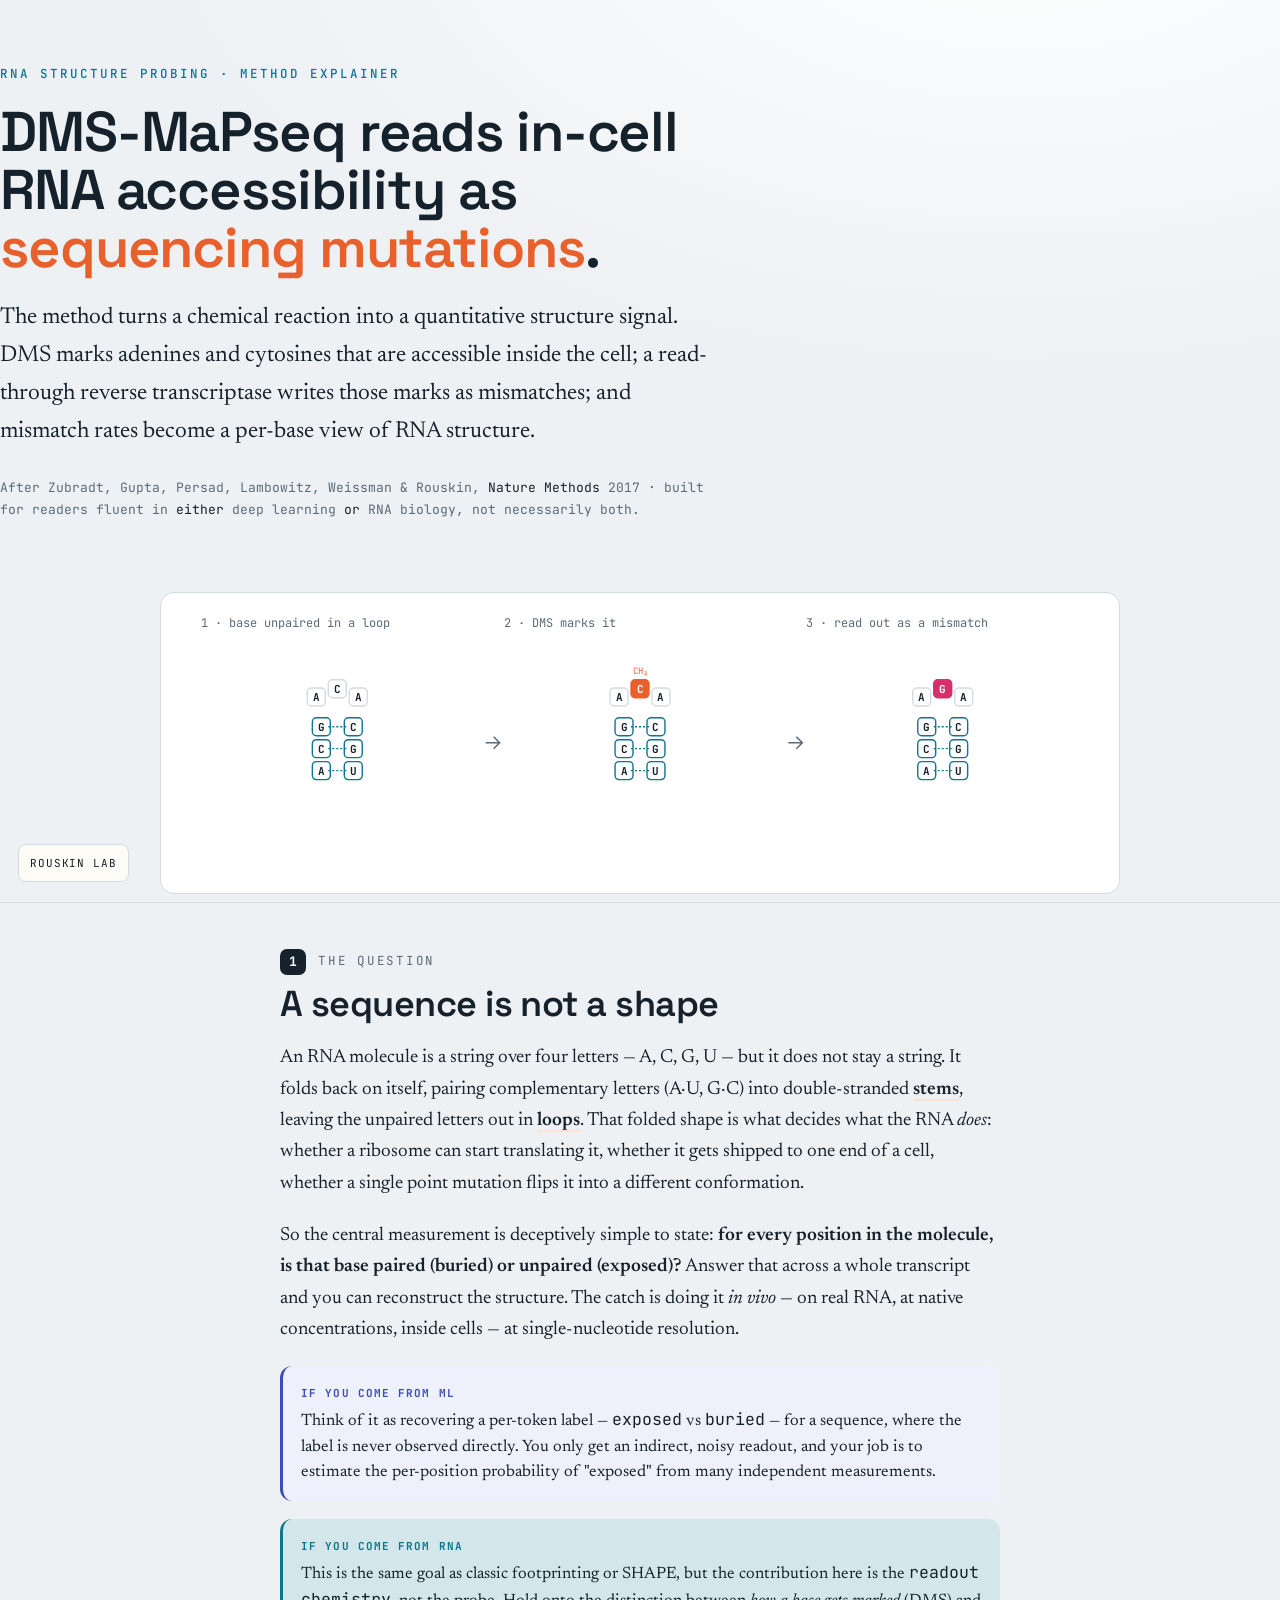
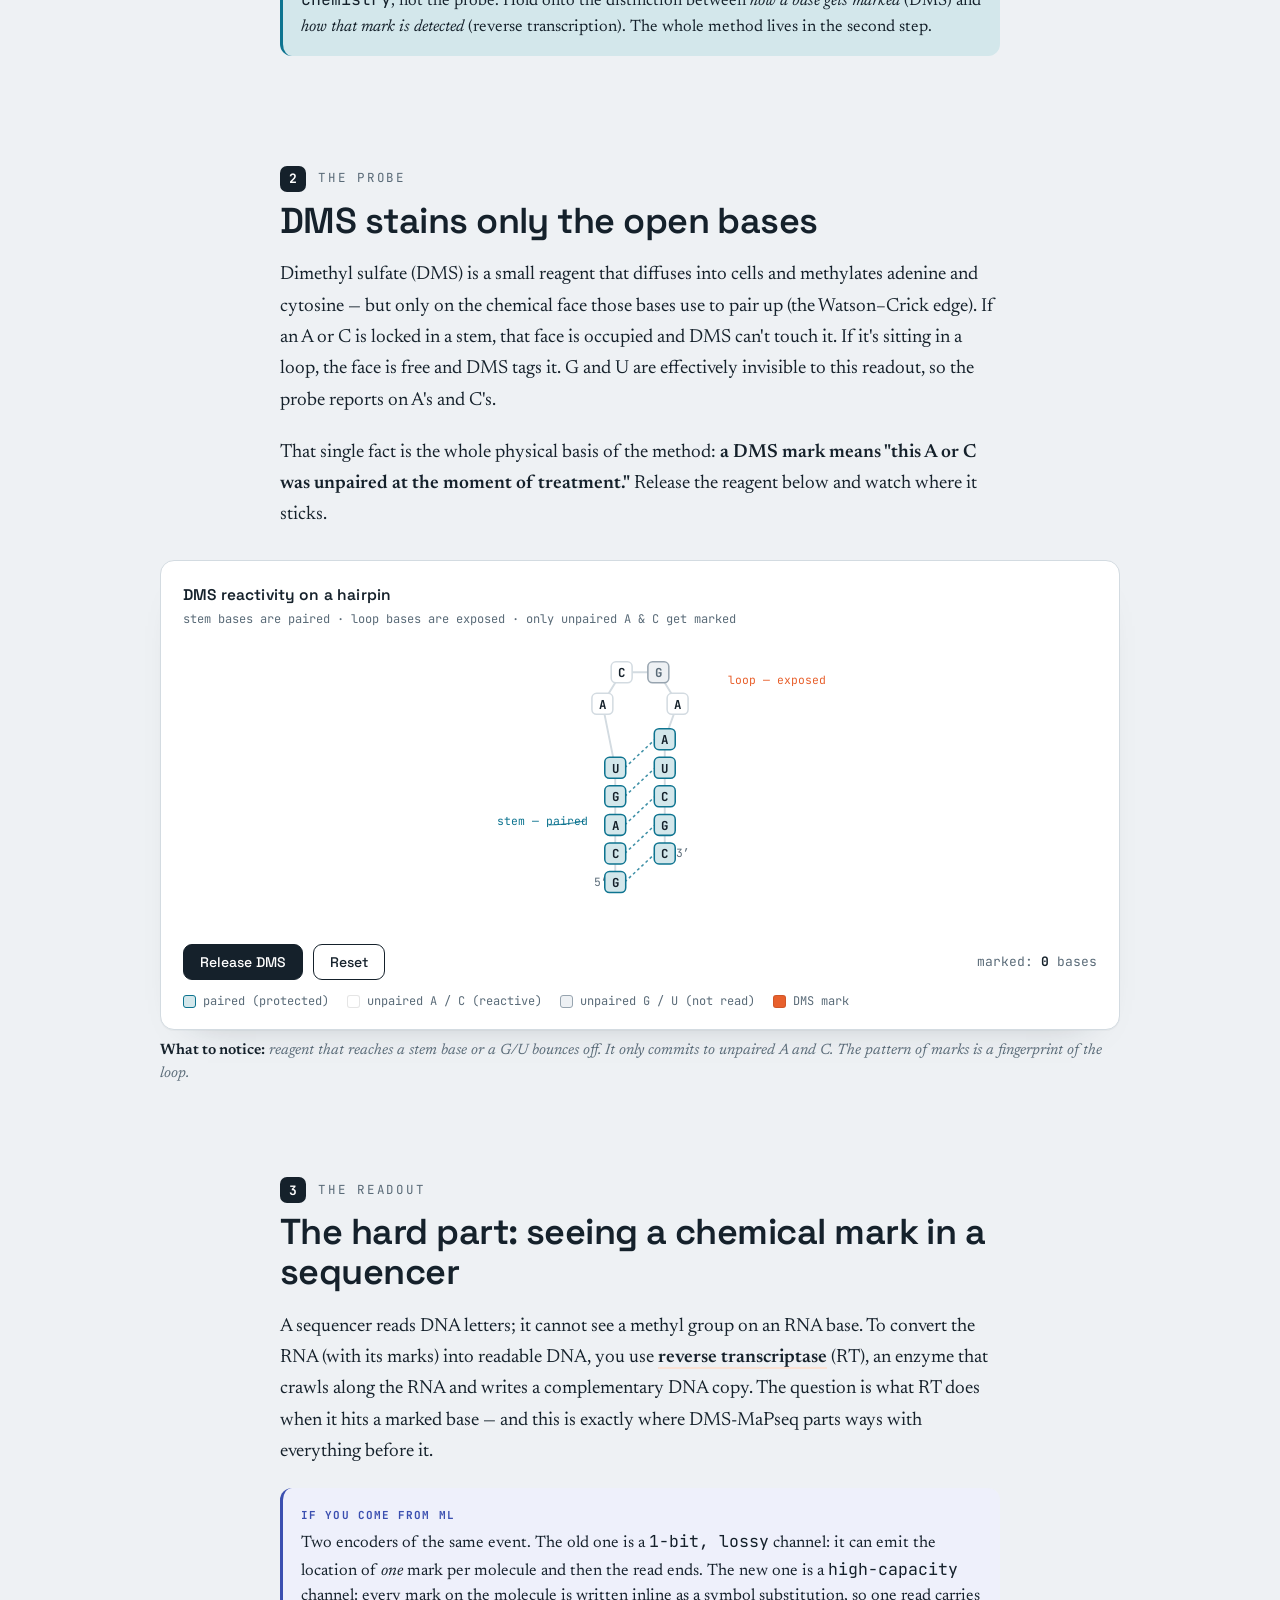
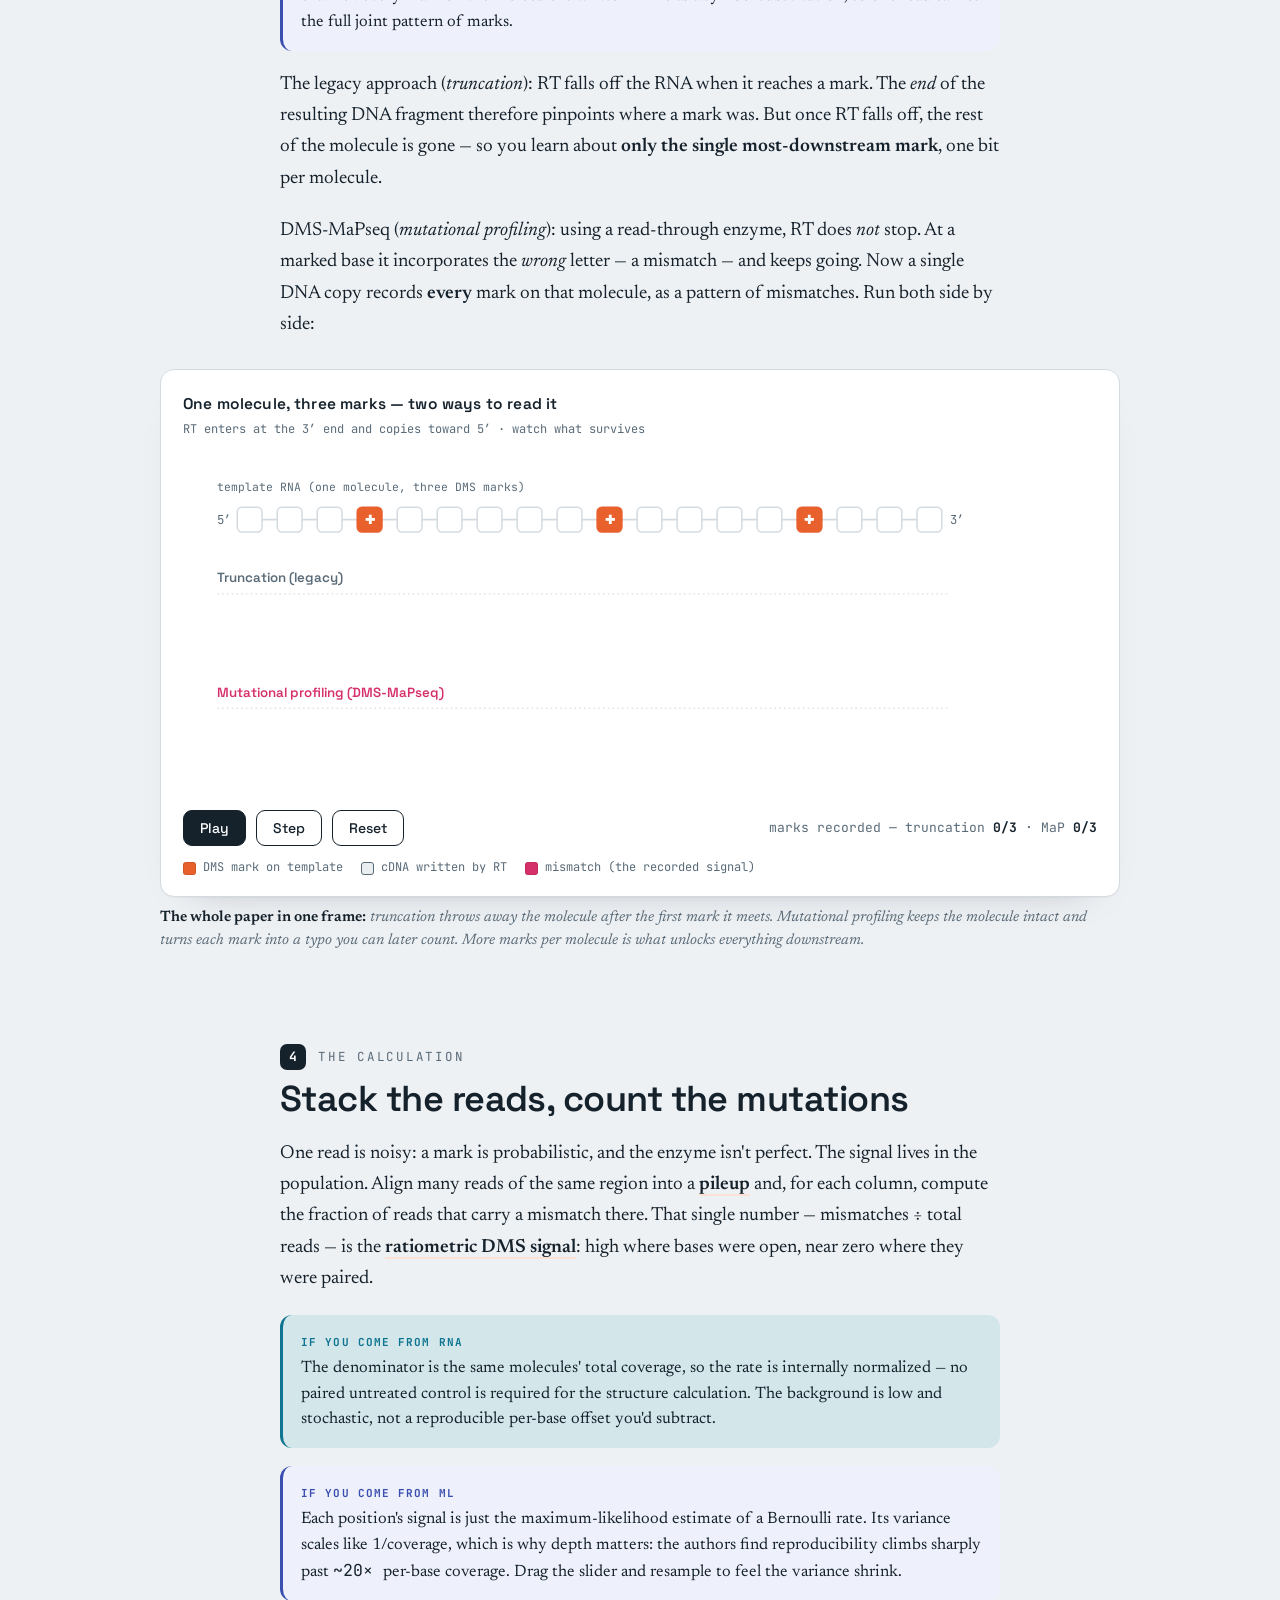
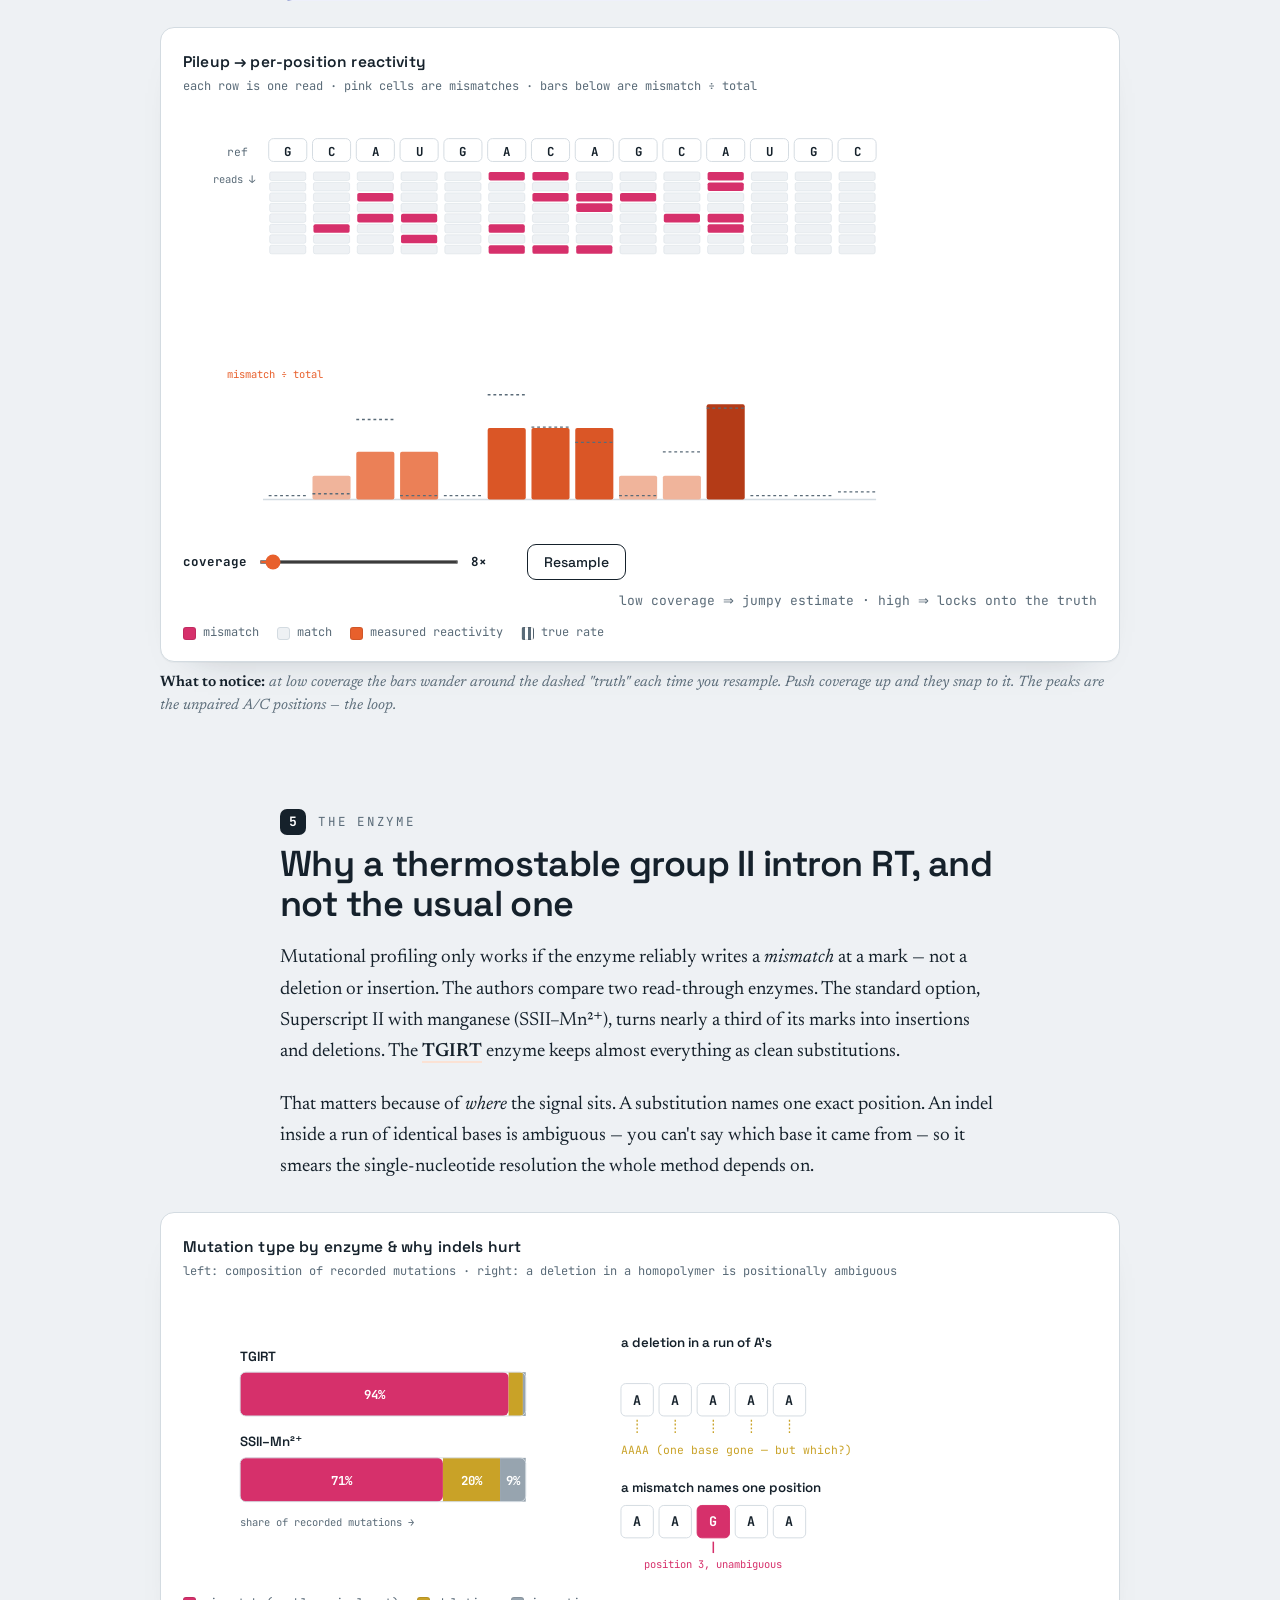
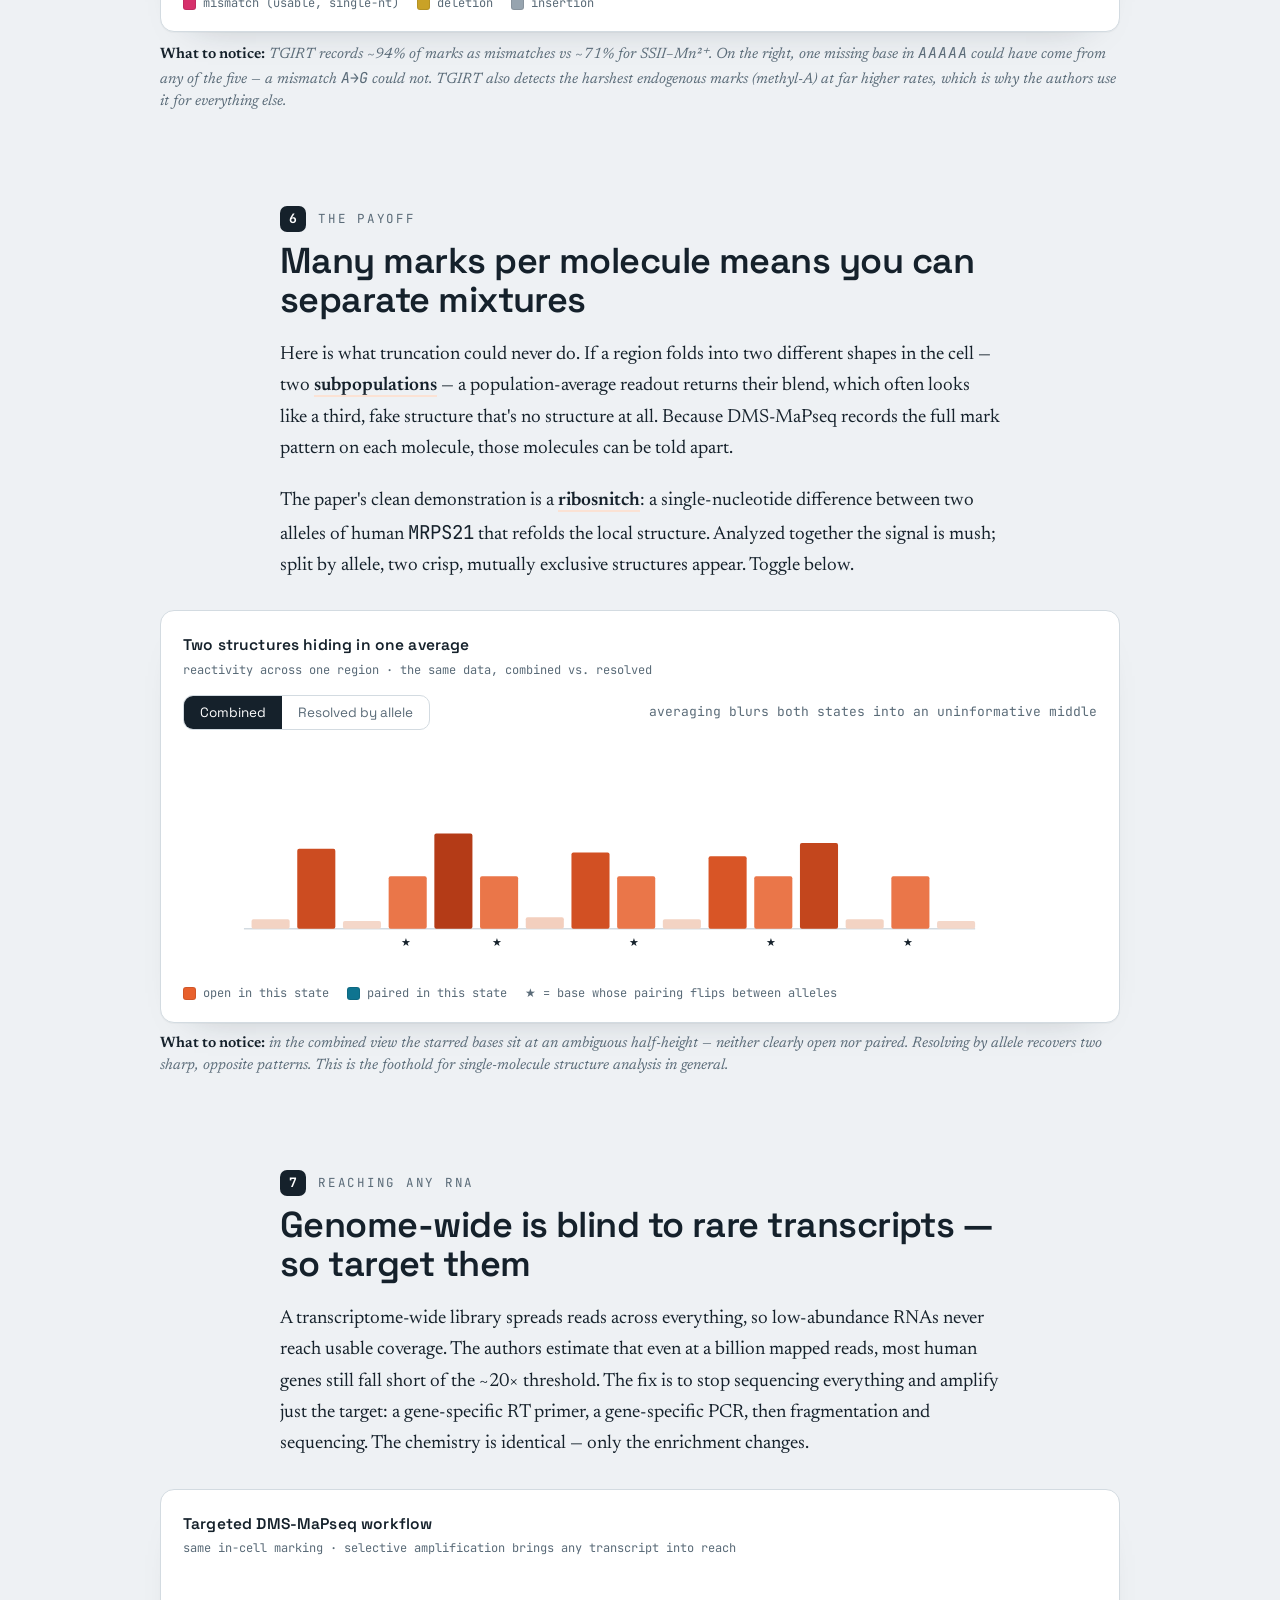
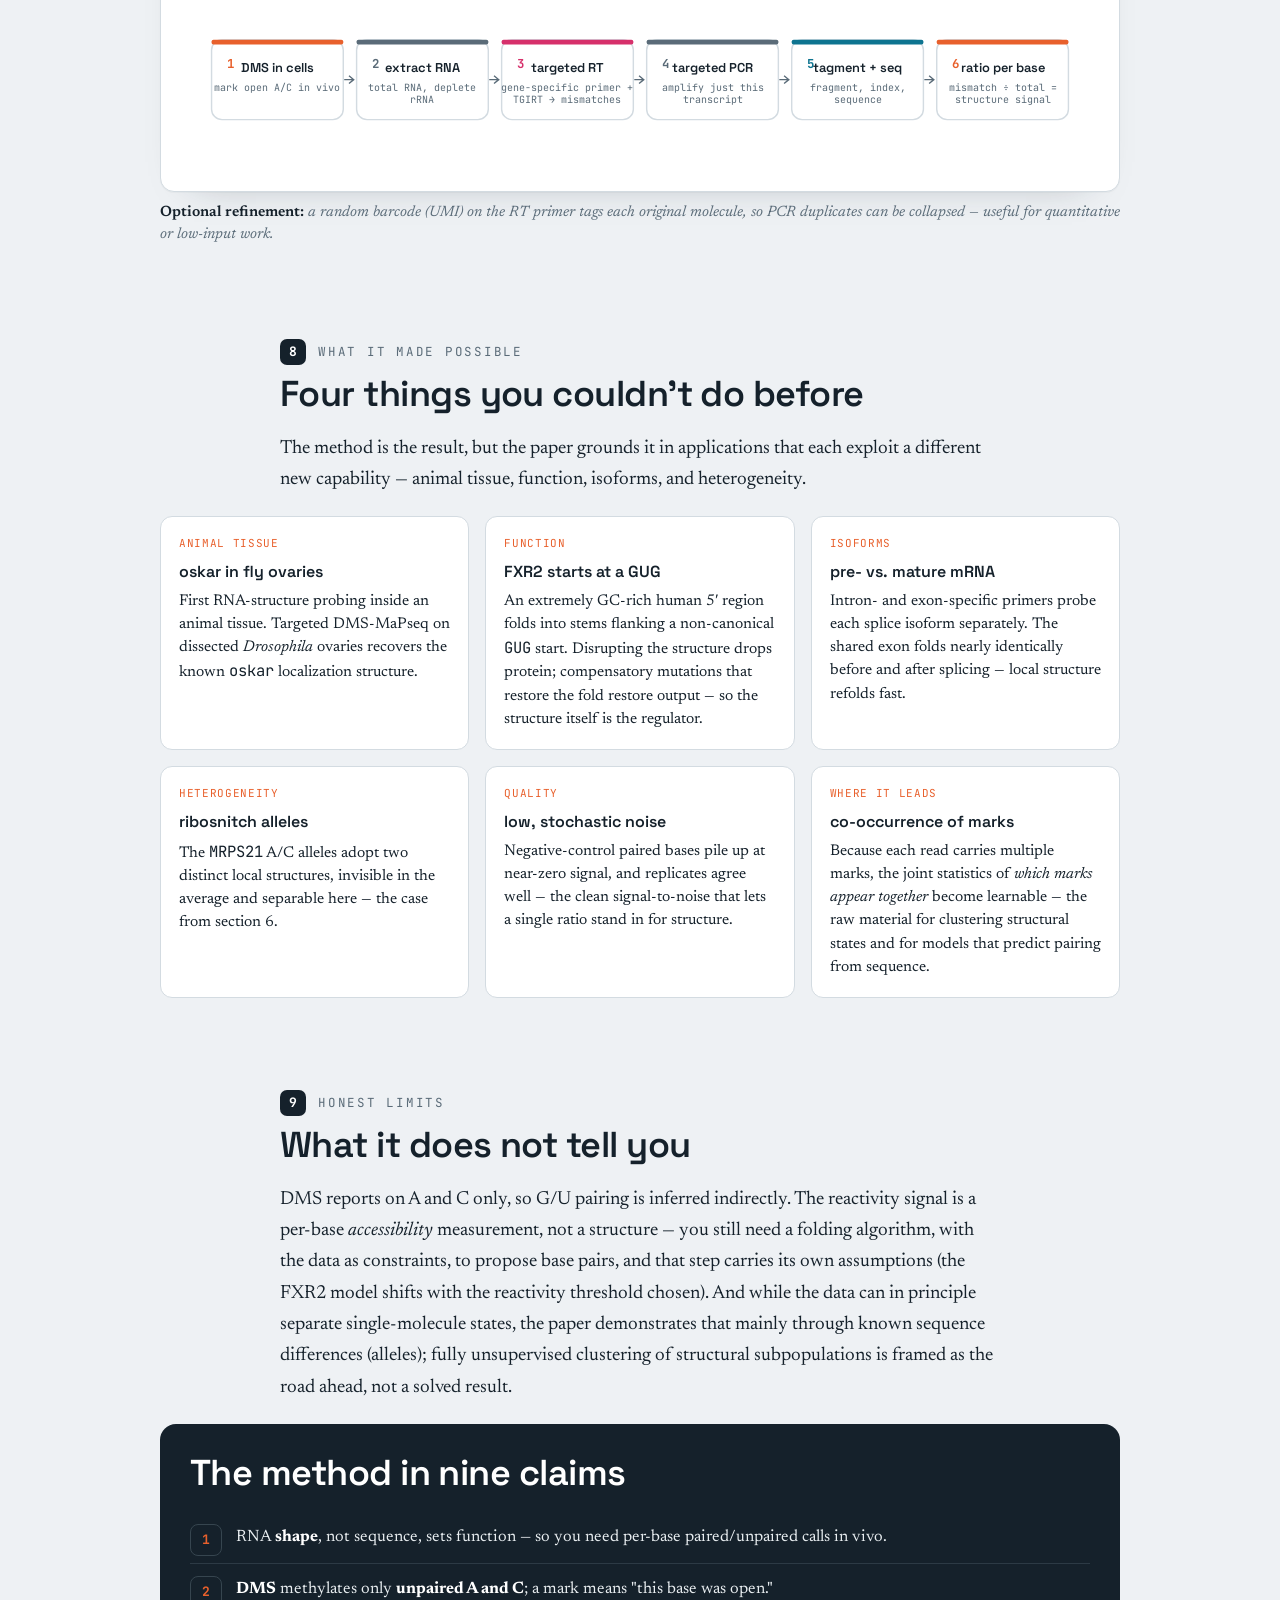
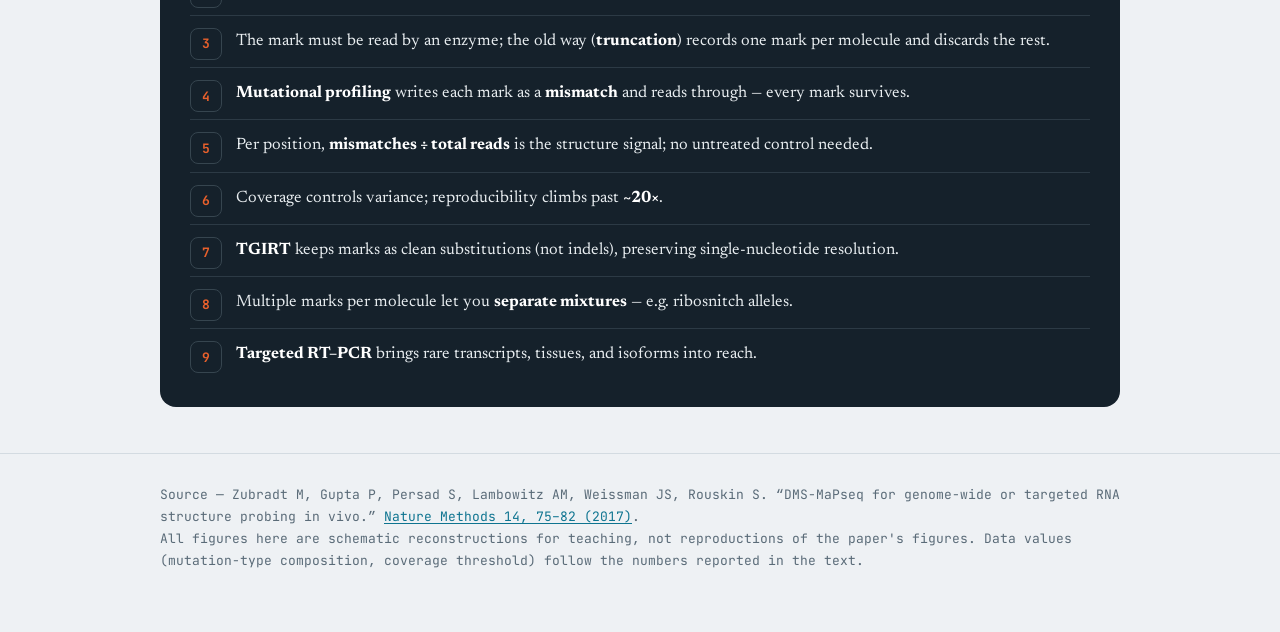
<file: articles/dms-mapseq/index.html>
<!DOCTYPE html>
<html lang="en">
<head>
<meta charset="utf-8">
<meta name="viewport" content="width=device-width, initial-scale=1">
<title>Reading RNA structure as mutations — DMS-MaPseq</title>
<link rel="preconnect" href="https://fonts.googleapis.com">
<link rel="preconnect" href="https://fonts.gstatic.com" crossorigin>
<link href="https://fonts.googleapis.com/css2?family=Space+Grotesk:wght@400;500;600;700&family=Newsreader:ital,opsz,wght@0,6..72,400;0,6..72,500;0,6..72,600;1,6..72,400&family=JetBrains+Mono:wght@400;500;700&display=swap" rel="stylesheet">
<style>
:root{
  --paper:#eef1f4;
  --panel:#ffffff;
  --ink:#15212b;
  --ink-soft:#5a6b78;
  --line:#d3dbe1;
  --protect:#0e7490;        /* paired / protected */
  --protect-soft:#d3e7eb;
  --reactive:#e8602c;       /* open / DMS-reactive */
  --reactive-soft:#fbe2d4;
  --mutation:#d6306b;       /* the sequenced mutation channel (signature) */
  --mutation-soft:#f8d8e4;
  --neutral:#97a4af;        /* G / U, non-reactive */
  --focus:#3b4fb0;
  --display:"Space Grotesk",system-ui,sans-serif;
  --serif:"Newsreader",Georgia,serif;
  --mono:"JetBrains Mono",ui-monospace,Menlo,monospace;
  --col:min(720px,92vw);
  --wide:min(960px,94vw);
}
*{box-sizing:border-box}
html{scroll-behavior:smooth}
body{
  margin:0;background:var(--paper);color:var(--ink);
  font-family:var(--serif);font-size:19px;line-height:1.65;
  -webkit-font-smoothing:antialiased;
}
.wrap{display:flex;flex-direction:column;align-items:center}
.col{width:var(--col)}
.wide{width:var(--wide)}
p{margin:0 0 1.1em}
a{color:var(--protect);text-decoration-thickness:1px;text-underline-offset:2px}
strong{font-weight:600}
em.term{font-style:normal;font-weight:600;color:var(--ink);border-bottom:2px solid var(--reactive-soft)}
.mono{font-family:var(--mono)}

/* ---------- header / hero ---------- */
header{width:100%;background:
   radial-gradient(120% 90% at 80% -10%, #ffffff 0%, var(--paper) 55%);
  border-bottom:1px solid var(--line);padding:0 0 8px}
.hero{padding:64px 0 28px}
.eyebrow{font-family:var(--mono);font-size:12.5px;letter-spacing:.16em;text-transform:uppercase;
  color:var(--protect);margin:0 0 18px;font-weight:500}
h1{font-family:var(--display);font-weight:600;font-size:clamp(34px,5.4vw,56px);
  line-height:1.04;letter-spacing:-.02em;margin:0 0 22px}
h1 .hl{color:var(--reactive)}
h1 .hl2{color:var(--mutation)}
.lede{font-size:clamp(19px,2.2vw,23px);color:var(--ink);max-width:34em;margin:0 0 6px}
.byline{font-family:var(--mono);font-size:13px;color:var(--ink-soft);margin-top:26px}
.byline span{color:var(--ink)}

/* hero figure */
.heroFig{width:var(--wide);margin:30px auto 0}
.heroFig svg{width:100%;height:auto;display:block;
  background:var(--panel);border:1px solid var(--line);border-radius:14px}

/* ---------- section scaffolding ---------- */
section{width:100%;display:flex;flex-direction:column;align-items:center;padding:46px 0}
.kicker{font-family:var(--mono);font-size:12.5px;letter-spacing:.14em;text-transform:uppercase;
  color:var(--ink-soft);margin:0 0 10px;display:flex;align-items:center;gap:12px}
.kicker .num{display:inline-grid;place-items:center;width:26px;height:26px;border-radius:7px;
  background:var(--ink);color:#fff;font-weight:700;font-size:13px;letter-spacing:0}
h2{font-family:var(--display);font-weight:600;font-size:clamp(26px,3.6vw,36px);
  line-height:1.1;letter-spacing:-.015em;margin:0 0 18px}
h3{font-family:var(--display);font-weight:500;font-size:20px;margin:30px 0 8px;letter-spacing:-.01em}

/* asides for the two reader backgrounds */
.aside{border-radius:12px;padding:15px 18px;margin:18px 0;font-size:16.5px;line-height:1.55}
.aside .tag{font-family:var(--mono);font-size:11px;letter-spacing:.1em;text-transform:uppercase;
  display:inline-block;margin-bottom:5px;font-weight:700}
.aside.ai{background:#eef0fb;border-left:3px solid var(--focus)}
.aside.ai .tag{color:var(--focus)}
.aside.bio{background:var(--protect-soft);border-left:3px solid var(--protect)}
.aside.bio .tag{color:var(--protect)}
.aside p{margin:0}

/* instrument panel that interactives live in */
.panel{width:var(--wide);background:var(--panel);border:1px solid var(--line);
  border-radius:14px;padding:22px 22px 18px;margin:8px 0 6px;
  box-shadow:0 1px 0 rgba(21,33,43,.03),0 18px 40px -34px rgba(21,33,43,.4)}
.panel .ptitle{font-family:var(--display);font-weight:600;font-size:15.5px;letter-spacing:.01em;margin:0 0 2px}
.panel .psub{font-family:var(--mono);font-size:12px;color:var(--ink-soft);margin:0 0 14px}
.panel svg{display:block;width:100%;height:auto}
.cap{width:var(--wide);font-size:15px;color:var(--ink-soft);line-height:1.5;margin:4px 0 0;font-style:italic}
.cap b{font-style:normal;color:var(--ink);font-weight:600}

/* controls */
.controls{display:flex;flex-wrap:wrap;gap:10px;align-items:center;margin:14px 0 4px}
button.btn{font-family:var(--display);font-weight:500;font-size:14px;border:1px solid var(--ink);
  background:var(--ink);color:#fff;padding:8px 16px;border-radius:9px;cursor:pointer;transition:.15s}
button.btn.ghost{background:transparent;color:var(--ink)}
button.btn:hover{transform:translateY(-1px)}
button.btn:disabled{opacity:.4;cursor:default;transform:none}
button.btn:focus-visible,input:focus-visible{outline:3px solid var(--focus);outline-offset:2px}
.readout{font-family:var(--mono);font-size:13px;color:var(--ink-soft);margin-left:auto}
.readout b{color:var(--ink)}
input[type=range]{accent-color:var(--reactive);height:4px}
.slabel{font-family:var(--mono);font-size:12.5px;color:var(--ink-soft);display:flex;gap:10px;align-items:center}
.slabel b{color:var(--ink);min-width:62px;display:inline-block}

/* legend */
.legend{display:flex;flex-wrap:wrap;gap:6px 18px;font-family:var(--mono);font-size:12px;color:var(--ink-soft);margin:12px 0 0}
.legend span{display:inline-flex;align-items:center;gap:7px}
.swatch{width:13px;height:13px;border-radius:3px;display:inline-block;border:1px solid rgba(0,0,0,.1)}

/* toggle pills */
.pills{display:inline-flex;border:1px solid var(--line);border-radius:10px;overflow:hidden}
.pills button{font-family:var(--display);font-size:13.5px;border:0;background:transparent;
  padding:8px 16px;cursor:pointer;color:var(--ink-soft)}
.pills button.on{background:var(--ink);color:#fff}

/* applications cards */
.cards{width:var(--wide);display:grid;grid-template-columns:repeat(3,1fr);gap:16px}
.card{background:var(--panel);border:1px solid var(--line);border-radius:12px;padding:18px}
.card .ch{font-family:var(--display);font-weight:600;font-size:16px;margin:0 0 6px}
.card .cm{font-family:var(--mono);font-size:11px;letter-spacing:.06em;color:var(--reactive);text-transform:uppercase;margin:0 0 8px}
.card p{font-size:15.5px;line-height:1.5;margin:0}

/* recap */
.recap{width:var(--wide);background:var(--ink);color:#e9eef1;border-radius:16px;padding:30px 30px 26px}
.recap h2{color:#fff}
.recap ol{margin:0;padding-left:0;list-style:none;counter-reset:r}
.recap li{counter-increment:r;position:relative;padding:12px 0 12px 46px;border-top:1px solid #2c3a45;font-size:16.5px}
.recap li:first-child{border-top:0}
.recap li::before{content:counter(r);position:absolute;left:0;top:12px;font-family:var(--mono);
  font-weight:700;color:var(--reactive);width:30px;height:30px;border:1px solid #36454f;border-radius:8px;
  display:grid;place-items:center;font-size:13px}
.recap b{color:#fff}

footer{width:100%;border-top:1px solid var(--line);padding:30px 0 60px;display:flex;justify-content:center}
.foot{width:var(--wide);font-family:var(--mono);font-size:13px;color:var(--ink-soft);line-height:1.7}
.foot a{color:var(--protect)}

/* base glyphs reused */
.note{font-family:var(--mono);font-size:12px;fill:var(--ink-soft)}
.lab-home-link{
  position:fixed;left:18px;bottom:18px;z-index:90;
  font-family:var(--mono);font-size:11px;letter-spacing:.08em;text-transform:uppercase;
  color:var(--ink);background:rgba(255,253,247,.82);border:1px solid var(--line);
  padding:9px 11px;border-radius:8px;text-decoration:none;backdrop-filter:blur(10px)
}
.lab-home-link:hover{border-color:var(--protect);color:var(--protect)}

@media (max-width:680px){
  body{font-size:17.5px}
  .cards{grid-template-columns:1fr}
  .readout{margin-left:0;width:100%}
}
@media (prefers-reduced-motion: reduce){
  html{scroll-behavior:auto}
  *{animation:none !important;transition:none !important}
}
</style>
</head>
<body>
<a class="lab-home-link" href="../../">Rouskin Lab</a>
<div class="wrap">

<!-- ============ HEADER ============ -->
<header>
  <div class="col hero">
    <p class="eyebrow">RNA structure probing · method explainer</p>
    <h1>DMS-MaPseq reads in-cell RNA accessibility as <span class="hl">sequencing mutations</span>.</h1>
    <p class="lede">The method turns a chemical reaction into a quantitative structure signal. DMS marks
      adenines and cytosines that are accessible inside the cell; a read-through reverse transcriptase
      writes those marks as mismatches; and mismatch rates become a per-base view of RNA structure.</p>
    <p class="byline">After Zubradt, Gupta, Persad, Lambowitz, Weissman &amp; Rouskin, <span>Nature Methods</span> 2017 · built for readers fluent in <span>either</span> deep learning <span>or</span> RNA biology, not necessarily both.</p>
  </div>
  <div class="heroFig" id="hero"></div>
</header>

<!-- ============ 1 · THE QUESTION ============ -->
<section>
  <div class="col">
    <p class="kicker"><span class="num">1</span> The question</p>
    <h2>A sequence is not a shape</h2>
    <p>An RNA molecule is a string over four letters — A, C, G, U — but it does not stay a string. It folds
      back on itself, pairing complementary letters (A·U, G·C) into double-stranded <em class="term">stems</em>,
      leaving the unpaired letters out in <em class="term">loops</em>. That folded shape is what decides what the
      RNA <em>does</em>: whether a ribosome can start translating it, whether it gets shipped to one end of a cell,
      whether a single point mutation flips it into a different conformation.</p>
    <p>So the central measurement is deceptively simple to state: <strong>for every position in the molecule,
      is that base paired (buried) or unpaired (exposed)?</strong> Answer that across a whole transcript and you
      can reconstruct the structure. The catch is doing it <em>in vivo</em> — on real RNA, at native
      concentrations, inside cells — at single-nucleotide resolution.</p>

    <div class="aside ai">
      <span class="tag">If you come from ML</span>
      <p>Think of it as recovering a per-token label — <span class="mono">exposed</span> vs
        <span class="mono">buried</span> — for a sequence, where the label is never observed directly. You only
        get an indirect, noisy readout, and your job is to estimate the per-position probability of "exposed"
        from many independent measurements.</p>
    </div>
    <div class="aside bio">
      <span class="tag">If you come from RNA</span>
      <p>This is the same goal as classic footprinting or SHAPE, but the contribution here is the
        <span class="mono">readout chemistry</span>, not the probe. Hold onto the distinction between
        <em>how a base gets marked</em> (DMS) and <em>how that mark is detected</em> (reverse transcription).
        The whole method lives in the second step.</p>
    </div>
  </div>
</section>

<!-- ============ 2 · THE PROBE ============ -->
<section>
  <div class="col">
    <p class="kicker"><span class="num">2</span> The probe</p>
    <h2>DMS stains only the open bases</h2>
    <p>Dimethyl sulfate (DMS) is a small reagent that diffuses into cells and methylates adenine and cytosine —
      but only on the chemical face those bases use to pair up (the Watson–Crick edge). If an A or C is locked in
      a stem, that face is occupied and DMS can't touch it. If it's sitting in a loop, the face is free and DMS
      tags it. G and U are effectively invisible to this readout, so the probe reports on A's and C's.</p>
    <p>That single fact is the whole physical basis of the method: <strong>a DMS mark means "this A or C was
      unpaired at the moment of treatment."</strong> Release the reagent below and watch where it sticks.</p>
  </div>

  <div class="panel" id="dms">
    <p class="ptitle">DMS reactivity on a hairpin</p>
    <p class="psub">stem bases are paired · loop bases are exposed · only unpaired A &amp; C get marked</p>
    <div id="dmsSvg"></div>
    <div class="controls">
      <button class="btn" id="dmsGo">Release DMS</button>
      <button class="btn ghost" id="dmsReset">Reset</button>
      <span class="readout">marked: <b id="dmsCount">0</b> bases</span>
    </div>
    <div class="legend">
      <span><i class="swatch" style="background:var(--protect-soft);border-color:var(--protect)"></i>paired (protected)</span>
      <span><i class="swatch" style="background:#fff"></i>unpaired A / C (reactive)</span>
      <span><i class="swatch" style="background:#eef1f4;border-color:var(--neutral)"></i>unpaired G / U (not read)</span>
      <span><i class="swatch" style="background:var(--reactive)"></i>DMS mark</span>
    </div>
  </div>
  <p class="cap"><b>What to notice:</b> reagent that reaches a stem base or a G/U bounces off. It only commits to
    unpaired A and C. The pattern of marks is a fingerprint of the loop.</p>
</section>

<!-- ============ 3 · THE READOUT PROBLEM ============ -->
<section>
  <div class="col">
    <p class="kicker"><span class="num">3</span> The readout</p>
    <h2>The hard part: seeing a chemical mark in a sequencer</h2>
    <p>A sequencer reads DNA letters; it cannot see a methyl group on an RNA base. To convert the RNA (with its
      marks) into readable DNA, you use <em class="term">reverse transcriptase</em> (RT), an enzyme that crawls
      along the RNA and writes a complementary DNA copy. The question is what RT does when it hits a marked base —
      and this is exactly where DMS-MaPseq parts ways with everything before it.</p>

    <div class="aside ai">
      <span class="tag">If you come from ML</span>
      <p>Two encoders of the same event. The old one is a <span class="mono">1-bit, lossy</span> channel: it can
        emit the location of <em>one</em> mark per molecule and then the read ends. The new one is a
        <span class="mono">high-capacity</span> channel: every mark on the molecule is written inline as a symbol
        substitution, so one read carries the full joint pattern of marks.</p>
    </div>

    <p>The legacy approach (<em>truncation</em>): RT falls off the RNA when it reaches a mark. The <em>end</em> of
      the resulting DNA fragment therefore pinpoints where a mark was. But once RT falls off, the rest of the
      molecule is gone — so you learn about <strong>only the single most-downstream mark</strong>, one bit per
      molecule.</p>
    <p>DMS-MaPseq (<em>mutational profiling</em>): using a read-through enzyme, RT does <em>not</em> stop. At a
      marked base it incorporates the <em>wrong</em> letter — a mismatch — and keeps going. Now a single DNA copy
      records <strong>every</strong> mark on that molecule, as a pattern of mismatches. Run both side by side:</p>
  </div>

  <div class="panel" id="rt">
    <p class="ptitle">One molecule, three marks — two ways to read it</p>
    <p class="psub">RT enters at the 3′ end and copies toward 5′ · watch what survives</p>
    <div id="rtSvg"></div>
    <div class="controls">
      <button class="btn" id="rtPlay">Play</button>
      <button class="btn ghost" id="rtStep">Step</button>
      <button class="btn ghost" id="rtReset">Reset</button>
      <span class="readout">marks recorded — truncation <b id="rtT">0/3</b> · MaP <b id="rtM">0/3</b></span>
    </div>
    <div class="legend">
      <span><i class="swatch" style="background:var(--reactive)"></i>DMS mark on template</span>
      <span><i class="swatch" style="background:#e9eef1;border-color:var(--ink-soft)"></i>cDNA written by RT</span>
      <span><i class="swatch" style="background:var(--mutation)"></i>mismatch (the recorded signal)</span>
    </div>
  </div>
  <p class="cap"><b>The whole paper in one frame:</b> truncation throws away the molecule after the first mark it
    meets. Mutational profiling keeps the molecule intact and turns each mark into a typo you can later count.
    More marks per molecule is what unlocks everything downstream.</p>
</section>

<!-- ============ 4 · FROM READS TO A MAP ============ -->
<section>
  <div class="col">
    <p class="kicker"><span class="num">4</span> The calculation</p>
    <h2>Stack the reads, count the mutations</h2>
    <p>One read is noisy: a mark is probabilistic, and the enzyme isn't perfect. The signal lives in the
      population. Align many reads of the same region into a <em class="term">pileup</em> and, for each column,
      compute the fraction of reads that carry a mismatch there. That single number — mismatches ÷ total reads —
      is the <em class="term">ratiometric DMS signal</em>: high where bases were open, near zero where they were
      paired.</p>

    <div class="aside bio">
      <span class="tag">If you come from RNA</span>
      <p>The denominator is the same molecules' total coverage, so the rate is internally normalized — no paired
        untreated control is required for the structure calculation. The background is low and stochastic, not a
        reproducible per-base offset you'd subtract.</p>
    </div>
    <div class="aside ai">
      <span class="tag">If you come from ML</span>
      <p>Each position's signal is just the maximum-likelihood estimate of a Bernoulli rate. Its variance scales
        like 1/coverage, which is why depth matters: the authors find reproducibility climbs sharply past
        <span class="mono">~20× </span>per-base coverage. Drag the slider and resample to feel the variance shrink.</p>
    </div>
  </div>

  <div class="panel" id="pile">
    <p class="ptitle">Pileup → per-position reactivity</p>
    <p class="psub">each row is one read · pink cells are mismatches · bars below are mismatch ÷ total</p>
    <div id="pileSvg"></div>
    <div class="controls">
      <span class="slabel"><b>coverage</b>
        <input type="range" id="pileCov" min="3" max="160" value="8" style="width:200px">
        <b id="pileCovN" style="min-width:46px">8×</b>
      </span>
      <button class="btn ghost" id="pileRe">Resample</button>
      <span class="readout">low coverage ⇒ jumpy estimate · high ⇒ locks onto the truth</span>
    </div>
    <div class="legend">
      <span><i class="swatch" style="background:var(--mutation)"></i>mismatch</span>
      <span><i class="swatch" style="background:#eef1f4;border-color:var(--line)"></i>match</span>
      <span><i class="swatch" style="background:var(--reactive)"></i>measured reactivity</span>
      <span><i class="swatch" style="background:repeating-linear-gradient(90deg,var(--ink-soft) 0 3px,transparent 3px 6px)"></i>true rate</span>
    </div>
  </div>
  <p class="cap"><b>What to notice:</b> at low coverage the bars wander around the dashed "truth" each time you
    resample. Push coverage up and they snap to it. The peaks are the unpaired A/C positions — the loop.</p>
</section>

<!-- ============ 5 · THE ENZYME ============ -->
<section>
  <div class="col">
    <p class="kicker"><span class="num">5</span> The enzyme</p>
    <h2>Why a thermostable group II intron RT, and not the usual one</h2>
    <p>Mutational profiling only works if the enzyme reliably writes a <em>mismatch</em> at a mark — not a
      deletion or insertion. The authors compare two read-through enzymes. The standard option, Superscript II
      with manganese (SSII–Mn²⁺), turns nearly a third of its marks into insertions and deletions. The
      <em class="term">TGIRT</em> enzyme keeps almost everything as clean substitutions.</p>
    <p>That matters because of <em>where</em> the signal sits. A substitution names one exact position. An
      indel inside a run of identical bases is ambiguous — you can't say which base it came from — so it smears
      the single-nucleotide resolution the whole method depends on.</p>
  </div>

  <div class="panel" id="enz">
    <p class="ptitle">Mutation type by enzyme &amp; why indels hurt</p>
    <p class="psub">left: composition of recorded mutations · right: a deletion in a homopolymer is positionally ambiguous</p>
    <div id="enzSvg"></div>
    <div class="legend">
      <span><i class="swatch" style="background:var(--mutation)"></i>mismatch (usable, single-nt)</span>
      <span><i class="swatch" style="background:#c9a227"></i>deletion</span>
      <span><i class="swatch" style="background:var(--neutral)"></i>insertion</span>
    </div>
  </div>
  <p class="cap"><b>What to notice:</b> TGIRT records ~94% of marks as mismatches vs ~71% for SSII–Mn²⁺. On the
    right, one missing base in <span class="mono">A&#8202;A&#8202;A&#8202;A&#8202;A</span> could have come from any of the five — a mismatch
    <span class="mono">A→G</span> could not. TGIRT also detects the harshest endogenous marks (methyl-A) at far
    higher rates, which is why the authors use it for everything else.</p>
</section>

<!-- ============ 6 · THE PAYOFF ============ -->
<section>
  <div class="col">
    <p class="kicker"><span class="num">6</span> The payoff</p>
    <h2>Many marks per molecule means you can separate mixtures</h2>
    <p>Here is what truncation could never do. If a region folds into two different shapes in the cell — two
      <em class="term">subpopulations</em> — a population-average readout returns their blend, which often looks
      like a third, fake structure that's no structure at all. Because DMS-MaPseq records the full mark pattern
      on each molecule, those molecules can be told apart.</p>
    <p>The paper's clean demonstration is a <em class="term">ribosnitch</em>: a single-nucleotide difference
      between two alleles of human <span class="mono">MRPS21</span> that refolds the local structure. Analyzed
      together the signal is mush; split by allele, two crisp, mutually exclusive structures appear. Toggle below.</p>
  </div>

  <div class="panel" id="rib">
    <p class="ptitle">Two structures hiding in one average</p>
    <p class="psub">reactivity across one region · the same data, combined vs. resolved</p>
    <div class="controls" style="margin-top:0;margin-bottom:14px">
      <span class="pills" id="ribPills">
        <button data-m="combined" class="on">Combined</button>
        <button data-m="split">Resolved by allele</button>
      </span>
      <span class="readout" id="ribNote">averaging blurs both states into an uninformative middle</span>
    </div>
    <div id="ribSvg"></div>
    <div class="legend">
      <span><i class="swatch" style="background:var(--reactive)"></i>open in this state</span>
      <span><i class="swatch" style="background:var(--protect)"></i>paired in this state</span>
      <span>★ = base whose pairing flips between alleles</span>
    </div>
  </div>
  <p class="cap"><b>What to notice:</b> in the combined view the starred bases sit at an ambiguous half-height —
    neither clearly open nor paired. Resolving by allele recovers two sharp, opposite patterns. This is the
    foothold for single-molecule structure analysis in general.</p>
</section>

<!-- ============ 7 · REACHING ANY RNA ============ -->
<section>
  <div class="col">
    <p class="kicker"><span class="num">7</span> Reaching any RNA</p>
    <h2>Genome-wide is blind to rare transcripts — so target them</h2>
    <p>A transcriptome-wide library spreads reads across everything, so low-abundance RNAs never reach usable
      coverage. The authors estimate that even at a billion mapped reads, most human genes still fall short of the
      ~20× threshold. The fix is to stop sequencing everything and amplify just the target: a gene-specific RT
      primer, a gene-specific PCR, then fragmentation and sequencing. The chemistry is identical — only the
      enrichment changes.</p>
  </div>
  <div class="panel" id="flow">
    <p class="ptitle">Targeted DMS-MaPseq workflow</p>
    <p class="psub">same in-cell marking · selective amplification brings any transcript into reach</p>
    <div id="flowSvg"></div>
  </div>
  <p class="cap"><b>Optional refinement:</b> a random barcode (UMI) on the RT primer tags each original molecule,
    so PCR duplicates can be collapsed — useful for quantitative or low-input work.</p>
</section>

<!-- ============ 8 · WHAT IT FOUND ============ -->
<section>
  <div class="col">
    <p class="kicker"><span class="num">8</span> What it made possible</p>
    <h2>Four things you couldn't do before</h2>
    <p>The method is the result, but the paper grounds it in applications that each exploit a different new
      capability — animal tissue, function, isoforms, and heterogeneity.</p>
  </div>
  <div class="cards">
    <div class="card">
      <p class="cm">Animal tissue</p>
      <p class="ch">oskar in fly ovaries</p>
      <p>First RNA-structure probing inside an animal tissue. Targeted DMS-MaPseq on dissected
        <em>Drosophila</em> ovaries recovers the known <span class="mono">oskar</span> localization structure.</p>
    </div>
    <div class="card">
      <p class="cm">Function</p>
      <p class="ch">FXR2 starts at a GUG</p>
      <p>An extremely GC-rich human 5′ region folds into stems flanking a non-canonical
        <span class="mono">GUG</span> start. Disrupting the structure drops protein; compensatory mutations that
        restore the fold restore output — so the structure itself is the regulator.</p>
    </div>
    <div class="card">
      <p class="cm">Isoforms</p>
      <p class="ch">pre- vs. mature mRNA</p>
      <p>Intron- and exon-specific primers probe each splice isoform separately. The shared exon folds nearly
        identically before and after splicing — local structure refolds fast.</p>
    </div>
    <div class="card">
      <p class="cm">Heterogeneity</p>
      <p class="ch">ribosnitch alleles</p>
      <p>The <span class="mono">MRPS21</span> A/C alleles adopt two distinct local structures, invisible in the
        average and separable here — the case from section 6.</p>
    </div>
    <div class="card">
      <p class="cm">Quality</p>
      <p class="ch">low, stochastic noise</p>
      <p>Negative-control paired bases pile up at near-zero signal, and replicates agree well — the clean
        signal-to-noise that lets a single ratio stand in for structure.</p>
    </div>
    <div class="card">
      <p class="cm">Where it leads</p>
      <p class="ch">co-occurrence of marks</p>
      <p>Because each read carries multiple marks, the joint statistics of <em>which marks appear together</em>
        become learnable — the raw material for clustering structural states and for models that predict pairing
        from sequence.</p>
    </div>
  </div>
</section>

<!-- ============ 9 · LIMITS + RECAP ============ -->
<section>
  <div class="col">
    <p class="kicker"><span class="num">9</span> Honest limits</p>
    <h2>What it does not tell you</h2>
    <p>DMS reports on A and C only, so G/U pairing is inferred indirectly. The reactivity signal is a per-base
      <em>accessibility</em> measurement, not a structure — you still need a folding algorithm, with the data as
      constraints, to propose base pairs, and that step carries its own assumptions (the FXR2 model shifts with
      the reactivity threshold chosen). And while the data can in principle separate single-molecule states, the
      paper demonstrates that mainly through known sequence differences (alleles); fully unsupervised clustering
      of structural subpopulations is framed as the road ahead, not a solved result.</p>
  </div>

  <div class="recap">
    <h2>The method in nine claims</h2>
    <ol>
      <li>RNA <b>shape</b>, not sequence, sets function — so you need per-base paired/unpaired calls in vivo.</li>
      <li><b>DMS</b> methylates only <b>unpaired A and C</b>; a mark means "this base was open."</li>
      <li>The mark must be read by an enzyme; the old way (<b>truncation</b>) records one mark per molecule and discards the rest.</li>
      <li><b>Mutational profiling</b> writes each mark as a <b>mismatch</b> and reads through — every mark survives.</li>
      <li>Per position, <b>mismatches ÷ total reads</b> is the structure signal; no untreated control needed.</li>
      <li>Coverage controls variance; reproducibility climbs past <b>~20×</b>.</li>
      <li><b>TGIRT</b> keeps marks as clean substitutions (not indels), preserving single-nucleotide resolution.</li>
      <li>Multiple marks per molecule let you <b>separate mixtures</b> — e.g. ribosnitch alleles.</li>
      <li><b>Targeted RT–PCR</b> brings rare transcripts, tissues, and isoforms into reach.</li>
    </ol>
  </div>
</section>

<footer>
  <div class="foot">
    Source — Zubradt M, Gupta P, Persad S, Lambowitz AM, Weissman JS, Rouskin S.
    “DMS-MaPseq for genome-wide or targeted RNA structure probing in vivo.”
    <a href="https://doi.org/10.1038/nmeth.4057">Nature Methods 14, 75–82 (2017)</a>.<br>
    All figures here are schematic reconstructions for teaching, not reproductions of the paper's figures.
    Data values (mutation-type composition, coverage threshold) follow the numbers reported in the text.
  </div>
</footer>

</div>

<script>
"use strict";
const RM = window.matchMedia && window.matchMedia('(prefers-reduced-motion: reduce)').matches;
const SVGNS="http://www.w3.org/2000/svg";
function el(tag,attrs,parent){const e=document.createElementNS(SVGNS,tag);
  if(attrs)for(const k in attrs)e.setAttribute(k,attrs[k]); if(parent)parent.appendChild(e); return e;}
function txt(s,attrs,parent){const t=el("text",attrs,parent);t.textContent=s;return t;}
// seeded rng
function mulberry32(a){return function(){a|=0;a=a+0x6D2B79F5|0;let t=Math.imul(a^a>>>15,1|a);
  t=t+Math.imul(t^t>>>7,61|t)^t;return((t^t>>>14)>>>0)/4294967296;};}
// reactivity heat: pale -> vermilion -> dark
function lerp(a,b,t){return a+(b-a)*t;}
function heat(v){v=Math.max(0,Math.min(1,v));
  let c1=[246,232,223],c2=[232,96,44],c3=[150,38,12],r,g,b;
  if(v<0.55){const t=v/0.55;r=lerp(c1[0],c2[0],t);g=lerp(c1[1],c2[1],t);b=lerp(c1[2],c2[2],t);}
  else{const t=(v-0.55)/0.45;r=lerp(c2[0],c3[0],t);g=lerp(c2[1],c3[1],t);b=lerp(c2[2],c3[2],t);}
  return `rgb(${r|0},${g|0},${b|0})`;}
const C={ink:"#15212b",inkSoft:"#5a6b78",line:"#d3dbe1",protect:"#0e7490",protectSoft:"#d3e7eb",
  reactive:"#e8602c",mutation:"#d6306b",neutral:"#97a4af",paper:"#eef1f4"};

/* ===================== HERO ===================== */
(function(){
  const host=document.getElementById('hero');
  const W=960,H=300;
  const s=el("svg",{viewBox:`0 0 ${W} ${H}`,role:"img","aria-label":"From open base to chemical mark to sequenced mutation"},host);
  // three-panel mini story: fold -> mark -> mutation
  const pad=40, pw=(W-2*pad-60)/3;
  const titles=["1 · base unpaired in a loop","2 · DMS marks it","3 · read out as a mismatch"];
  for(let i=0;i<3;i++){
    const x0=pad+i*(pw+30);
    txt(titles[i],{x:x0,y:34,class:"note","font-family":"var(--mono)","font-size":12,fill:C.inkSoft},s);
    if(i<2){el("path",{d:`M ${x0+pw+12} ${H/2} l 14 0 m -6 -6 l 6 6 l -6 6`,
      stroke:C.inkSoft,fill:"none","stroke-width":1.5},s);}
  }
  // panel 1: tiny hairpin with one highlighted loop base
  function miniHairpin(cx,cy,markIdx,marked,asMut){
    const pairs=[["G","C"],["C","G"],["A","U"]];
    const g=el("g",{},s);
    for(let r=0;r<3;r++){
      const y=cy-34+r*22;
      base(g,cx-16,y,pairs[r][0],"#fff",C.protect);
      base(g,cx+16,y,pairs[r][1],"#fff",C.protect);
      el("line",{x1:cx-9,y1:y,x2:cx+9,y2:y,stroke:C.protect,"stroke-width":1.4,"stroke-dasharray":"2 2"},g);
    }
    // loop arc bases
    const loop=["A","C","A"];
    const ang=[Math.PI*0.8,Math.PI*0.5,Math.PI*0.2];
    for(let k=0;k<3;k++){
      const lx=cx+Math.cos(ang[k])*26, ly=(cy-34)-18+ -Math.sin(ang[k])*20;
      let fill="#fff",stroke=C.line;
      if(k===markIdx){
        if(asMut){fill=C.mutation;stroke=C.mutation;}
        else if(marked){fill=C.reactive;stroke=C.reactive;}
      }
      base(g,lx,ly,asMut&&k===markIdx?"G":loop[k],fill,stroke,(marked||asMut)&&k===markIdx?"#fff":C.ink);
      if(k===markIdx&&marked&&!asMut){
        txt("CH₃",{x:lx,y:ly-15,"text-anchor":"middle","font-family":"var(--mono)","font-size":9,fill:C.reactive},g);
      }
    }
    return g;
  }
  function base(g,x,y,ch,fill,stroke,tc){
    el("rect",{x:x-9,y:y-9,width:18,height:18,rx:4,fill:fill,stroke:stroke||C.line,"stroke-width":1.4},g);
    txt(ch,{x:x,y:y+4,"text-anchor":"middle","font-family":"var(--mono)","font-size":11,"font-weight":700,fill:tc||C.ink},g);
  }
  const p1=pad+pw/2, p2=pad+pw+30+pw/2, p3=pad+2*(pw+30)+pw/2, cy=H/2+18;
  const h1=miniHairpin(p1,cy,1,false,false);
  const h2=miniHairpin(p2,cy,1,false,false);
  const h3=miniHairpin(p3,cy,1,false,false);
  if(RM){ h2.remove(); miniHairpin(p2,cy,1,true,false); h3.remove(); miniHairpin(p3,cy,1,false,true);}
  else{
    // animate marking then mutation
    setTimeout(()=>{h2.remove();miniHairpin(p2,cy,1,true,false);},900);
    setTimeout(()=>{h3.remove();miniHairpin(p3,cy,1,false,true);},1700);
  }
})();

/* ===================== 2 · DMS SPECIFICITY ===================== */
(function(){
  const host=document.getElementById('dmsSvg');
  const W=960,H=300;
  const s=el("svg",{viewBox:`0 0 ${W} ${H}`,role:"img","aria-label":"DMS marking unpaired adenine and cytosine on a hairpin"},host);
  // hairpin layout, loop at top
  // bases 0..4 left stem (bottom->top), 5..8 loop, 9..13 right stem (top->bottom)
  const seq=["G","C","A","G","U","A","C","G","A","A","U","C","G","C"];
  const paired=[true,true,true,true,true,false,false,false,false,true,true,true,true,true];
  const cx=W/2, baseY=250, dy=30;
  const pos=[];
  for(let i=0;i<5;i++) pos[i]={x:cx-26,y:baseY-i*dy};            // left stem up
  // loop arc (5..8) across top
  const loopY=baseY-5*dy;
  const loopAng=[Math.PI*0.95,Math.PI*0.66,Math.PI*0.34,Math.PI*0.05];
  for(let k=0;k<4;k++){pos[5+k]={x:cx+Math.cos(loopAng[k])*40, y:loopY-30 - Math.sin(loopAng[k])*46};}
  for(let i=0;i<5;i++) pos[9+i]={x:cx+26,y:loopY+i*dy};          // right stem down
  // pair lines
  for(let i=0;i<5;i++){const a=pos[i],b=pos[13-i];
    el("line",{x1:a.x+10,y1:a.y,x2:b.x-10,y2:b.y,stroke:C.protect,"stroke-width":1.6,"stroke-dasharray":"3 3",opacity:.8},s);}
  // backbone
  let d="M "+pos[0].x+" "+pos[0].y;
  for(let i=1;i<14;i++) d+=" L "+pos[i].x+" "+pos[i].y;
  el("path",{d:d,fill:"none",stroke:C.line,"stroke-width":2},s);
  // 5' 3' labels
  txt("5′",{x:pos[0].x-22,y:pos[0].y+4,"font-family":"var(--mono)","font-size":12,fill:C.inkSoft},s);
  txt("3′",{x:pos[13].x+12,y:pos[13].y+4,"font-family":"var(--mono)","font-size":12,fill:C.inkSoft},s);
  // base nodes
  const nodes=[];
  const reactive=[]; // unpaired A/C
  for(let i=0;i<14;i++){
    const isAC=(seq[i]==="A"||seq[i]==="C");
    const open=!paired[i];
    const react=open&&isAC; reactive[i]=react;
    let fill="#fff",stroke=C.line,tc=C.ink;
    if(paired[i]){fill=C.protectSoft;stroke=C.protect;}
    else if(!isAC){fill=C.paper;stroke=C.neutral;tc=C.inkSoft;} // unpaired G/U
    const g=el("g",{},s);
    const r=el("rect",{x:pos[i].x-11,y:pos[i].y-11,width:22,height:22,rx:5,fill:fill,stroke:stroke,"stroke-width":1.6},g);
    txt(seq[i],{x:pos[i].x,y:pos[i].y+5,"text-anchor":"middle","font-family":"var(--mono)","font-size":13,"font-weight":700,fill:tc},g);
    nodes[i]={g,r,marked:false,tc};
  }
  // labels
  txt("loop — exposed",{x:cx+92,y:loopY-58,"font-family":"var(--mono)","font-size":12,fill:C.reactive},s);
  txt("stem — paired",{x:cx-150,y:baseY-2*dy,"font-family":"var(--mono)","font-size":12,fill:C.protect,"text-anchor":"start"},s);
  el("path",{d:`M ${cx-58} ${baseY-2*dy-4} q -22 4 -38 4`,stroke:C.protect,fill:"none","stroke-width":1},s);

  const btn=document.getElementById('dmsGo'), rb=document.getElementById('dmsReset'),
        cnt=document.getElementById('dmsCount');
  let running=false;
  function mark(i){if(nodes[i].marked)return;nodes[i].marked=true;
    nodes[i].r.setAttribute("fill",C.reactive);nodes[i].r.setAttribute("stroke",C.reactive);
    nodes[i].g.querySelector("text").setAttribute("fill","#fff");
    txt("CH₃",{x:pos[i].x,y:pos[i].y-16,"text-anchor":"middle","font-family":"var(--mono)","font-size":9,fill:C.reactive,class:"dmsmethyl"},s);
    cnt.textContent=nodes.filter(n=>n.marked).length;}
  function reset(){nodes.forEach((n,i)=>{n.marked=false;
    if(paired[i]){n.r.setAttribute("fill",C.protectSoft);n.r.setAttribute("stroke",C.protect);}
    else if(seq[i]!=="A"&&seq[i]!=="C"){n.r.setAttribute("fill",C.paper);n.r.setAttribute("stroke",C.neutral);}
    else{n.r.setAttribute("fill","#fff");n.r.setAttribute("stroke",C.line);}
    n.g.querySelector("text").setAttribute("fill",n.tc);});
    s.querySelectorAll(".dmsmethyl,.dmsdot").forEach(e=>e.remove());cnt.textContent="0";}
  function fling(i,hit,delay){
    // spawn a dot from a random edge, travel to base; if hit, mark; else bounce away
    const startX=80+Math.random()*(W-160), startY=20+Math.random()*40;
    const dot=el("circle",{cx:startX,cy:startY,r:5,fill:C.reactive,opacity:.9,class:"dmsdot"},s);
    const tx=pos[i].x, ty=pos[i].y;
    const t0=performance.now()+delay, dur=520;
    function fr(now){const t=(now-t0)/dur;
      if(t<0){requestAnimationFrame(fr);return;}
      if(t>=1){
        if(hit){mark(i);dot.remove();}
        else{ // bounce off
          const bx=tx+(tx-startX)*0.25+ (Math.random()*40-20), by=ty-40-Math.random()*30;
          dot.setAttribute("cx",bx);dot.setAttribute("cy",by);dot.setAttribute("opacity",0);
          setTimeout(()=>dot.remove(),300);
        } return;}
      const e=1-Math.pow(1-t,2);
      dot.setAttribute("cx",lerp(startX,tx,e));dot.setAttribute("cy",lerp(startY,ty,e));
      requestAnimationFrame(fr);}
    requestAnimationFrame(fr);
  }
  function go(){
    if(running)return;running=true;btn.disabled=true;
    // sequence of attempts: hit reactive bases, plus a few decoys on protected/GU
    const order=[];
    for(let i=0;i<14;i++) if(reactive[i]) order.push({i,hit:true});
    // decoys
    const decoys=[];for(let i=0;i<14;i++) if(!reactive[i]) decoys.push(i);
    for(let k=0;k<5;k++){const i=decoys[Math.floor(Math.random()*decoys.length)];order.push({i,hit:false});}
    // shuffle
    order.sort(()=>Math.random()-0.5);
    if(RM){order.forEach(o=>{if(o.hit)mark(o.i);});running=false;btn.disabled=false;return;}
    order.forEach((o,k)=>fling(o.i,o.hit,k*220));
    setTimeout(()=>{running=false;btn.disabled=false;},order.length*220+700);
  }
  btn.addEventListener('click',go);
  rb.addEventListener('click',()=>{if(!running)reset();});
})();

/* ===================== 3 · TRUNCATION vs MaP ===================== */
(function(){
  const host=document.getElementById('rtSvg');
  const W=960,H=360;
  const s=el("svg",{viewBox:`0 0 ${W} ${H}`,role:"img","aria-label":"Reverse transcription comparison: truncation versus mutational profiling"},host);
  const N=18, bw=42, x0=70;
  const mods=[3,9,14];           // mark positions (template index, 5'->3')
  const xi=i=>x0+i*bw;
  const yTplt=70, yLane=[170,290], laneLabel=["Truncation (legacy)","Mutational profiling (DMS-MaPseq)"];
  // ---- shared template renderer ----
  function drawTemplate(y){
    txt("5′",{x:x0-34,y:y+5,"font-family":"var(--mono)","font-size":13,fill:C.inkSoft},s);
    txt("3′",{x:xi(N-1)+22,y:y+5,"font-family":"var(--mono)","font-size":13,fill:C.inkSoft},s);
    el("line",{x1:x0-6,y1:y,x2:xi(N-1)+6,y2:y,stroke:C.line,"stroke-width":2},s);
    for(let i=0;i<N;i++){
      const isMod=mods.includes(i);
      el("rect",{x:xi(i)-13,y:y-13,width:26,height:26,rx:5,
        fill:isMod?C.reactive:"#fff",stroke:isMod?C.reactive:C.line,"stroke-width":1.6},s);
      if(isMod) txt("✚",{x:xi(i),y:y+5,"text-anchor":"middle","font-size":13,fill:"#fff","font-weight":700},s);
    }
  }
  // labels for both lanes share one template at top? Use one template, two cDNA lanes referencing it.
  txt("template RNA (one molecule, three DMS marks)",{x:x0-34,y:yTplt-30,"font-family":"var(--mono)","font-size":12,fill:C.inkSoft},s);
  drawTemplate(yTplt);
  // dividers / lane labels
  [0,1].forEach(L=>{
    txt(laneLabel[L],{x:x0-34,y:yLane[L]-34,"font-family":"var(--display)","font-size":14,"font-weight":600,
      fill:L===0?C.inkSoft:C.mutation},s);
    el("line",{x1:x0-34,y1:yLane[L]-22,x2:xi(N-1)+22,y2:yLane[L]-22,stroke:C.line,"stroke-width":1,"stroke-dasharray":"2 3"},s);
  });
  // RT heads + cdna groups
  const cdnaG=[el("g",{},s),el("g",{},s)];
  const rtHead=[mkHead(0),mkHead(1)];
  function mkHead(L){const g=el("g",{opacity:0},s);
    el("circle",{cx:0,cy:0,r:16,fill:L===0?C.inkSoft:C.mutation},g);
    txt("RT",{x:0,y:4,"text-anchor":"middle","font-family":"var(--display)","font-size":11,"font-weight":700,fill:"#fff"},g);
    return g;}
  // logic: RT enters at 3' (i=N-1) moving to 5' (i=0). step s_ counts nt processed.
  const truncStop = (N-1) - Math.max(...mods); // steps from 3' until first mark reached (inclusive)
  let step=0, playing=false, raf=null;
  const tOut=document.getElementById('rtT'), mOut=document.getElementById('rtM');
  function render(){
    cdnaG[0].textContent="";cdnaG[1].textContent="";
    // lane 0 truncation: processes indices from N-1 down to (N-1-step), but stops at truncStop
    const proc0=Math.min(step,truncStop);
    const proc1=Math.min(step,N);
    // draw cDNA bars under template at lane y
    function cdna(L,procCount){
      const y=yLane[L];
      // indices processed: from N-1 down to N-procCount
      let tMarks=0;
      for(let k=0;k<procCount;k++){
        const i=(N-1)-k;
        const isMod=mods.includes(i);
        const fill = (L===1&&isMod)?C.mutation : "#e9eef1";
        el("rect",{x:xi(i)-13,y:y-12,width:26,height:24,rx:5,fill:fill,
          stroke:(L===1&&isMod)?C.mutation:C.inkSoft,"stroke-width":1.3},cdnaG[L]);
        if(L===1&&isMod){txt("✕",{x:xi(i),y:y+5,"text-anchor":"middle","font-size":12,fill:"#fff","font-weight":700},cdnaG[L]);tMarks++;}
        // connector tick to template
        el("line",{x1:xi(i),y1:yTplt+13,x2:xi(i),y2:y-12,stroke:C.line,"stroke-width":0.8,opacity:.5},cdnaG[L]);
      }
      return tMarks;
    }
    cdna(0,proc0);
    const mapMarks=cdna(1,proc1);
    // truncation "fall off" marker
    if(proc0>=truncStop && truncStop>0){
      const i=Math.max(...mods);
      txt("RT falls off — read ends here",{x:xi(i),y:yLane[0]+34,"text-anchor":"middle",
        "font-family":"var(--mono)","font-size":11,fill:C.inkSoft},cdnaG[0]);
      el("path",{d:`M ${xi(i)} ${yLane[0]+18} l -5 8 l 10 0 z`,fill:C.inkSoft},cdnaG[0]);
    }
    // RT heads position
    function placeHead(L,procCount,maxStop){
      const g=rtHead[L];
      if(procCount<=0){g.setAttribute("opacity",0);return;}
      const i=(N-1)-procCount+1;
      const x=xi(Math.max(0,i));
      g.setAttribute("transform",`translate(${x},${yLane[L]})`);
      const done=(L===0)?(procCount>=truncStop):(procCount>=N);
      g.setAttribute("opacity",done?0:1);
    }
    placeHead(0,proc0);
    placeHead(1,proc1);
    // counters: truncation records exactly 1 mark once it reaches its stop (the most-3' mark)
    const truncRec = (proc0>=truncStop&&truncStop>0)?1:0;
    tOut.textContent=truncRec+"/3";
    mOut.textContent=mapMarks+"/3";
  }
  function reset(){step=0;playing=false;if(raf)cancelAnimationFrame(raf);
    document.getElementById('rtPlay').disabled=false;render();}
  function advance(){if(step<N){step++;render();}}
  function play(){
    if(playing)return;playing=true;document.getElementById('rtPlay').disabled=true;
    if(RM){step=N;render();playing=false;document.getElementById('rtPlay').disabled=false;return;}
    let last=performance.now();const per=260;
    function fr(now){if(!playing)return;
      if(now-last>=per){advance();last=now;}
      if(step>=N){playing=false;document.getElementById('rtPlay').disabled=false;return;}
      raf=requestAnimationFrame(fr);}
    raf=requestAnimationFrame(fr);
  }
  document.getElementById('rtPlay').addEventListener('click',play);
  document.getElementById('rtStep').addEventListener('click',()=>{if(!playing)advance();});
  document.getElementById('rtReset').addEventListener('click',reset);
  render();
})();

/* ===================== 4 · PILEUP -> REACTIVITY ===================== */
(function(){
  const host=document.getElementById('pileSvg');
  const W=960,Hbase=440;
  const s=el("svg",{viewBox:`0 0 ${W} ${Hbase}`,role:"img","aria-label":"Read pileup and per-position reactivity"},host);
  const seq=["G","C","A","U","G","A","C","A","G","C","A","U","G","C"];
  const trueRate=[.02,.03,.42,.02,.02,.55,.38,.30,.02,.25,.48,.02,.02,.04];
  const Npos=seq.length, cw=46, x0=90, yRef=42, yPile=64, rowH=11, maxRows=18;
  // reference row
  txt("ref",{x:x0-44,y:yRef+5,"font-family":"var(--mono)","font-size":12,fill:C.inkSoft},s);
  for(let i=0;i<Npos;i++){
    el("rect",{x:x0+i*cw,y:yRef-13,width:cw-6,height:24,rx:5,fill:"#fff",stroke:C.line},s);
    txt(seq[i],{x:x0+i*cw+(cw-6)/2,y:yRef+5,"text-anchor":"middle","font-family":"var(--mono)","font-size":13,"font-weight":700,fill:C.ink},s);
  }
  txt("reads ↓",{x:x0-58,y:yPile+12,"font-family":"var(--mono)","font-size":11,fill:C.inkSoft},s);
  const pileG=el("g",{},s);
  // bars
  const yBarTop=yPile+maxRows*rowH+26, barH=120;
  const yBarBase=yBarTop+barH;
  el("line",{x1:x0-6,y1:yBarBase,x2:x0+Npos*cw-6,y2:yBarBase,stroke:C.line,"stroke-width":1.5},s);
  txt("mismatch ÷ total",{x:x0-44,y:yBarTop-8,"font-family":"var(--mono)","font-size":11,fill:C.reactive},s);
  const barsG=el("g",{},s);
  // true-rate dashed markers
  for(let i=0;i<Npos;i++){
    const y=yBarBase-trueRate[i]/0.6*barH;
    el("line",{x1:x0+i*cw,y1:y,x2:x0+i*cw+cw-6,y2:y,stroke:C.inkSoft,"stroke-width":1.4,"stroke-dasharray":"3 3"},s);
  }

  let seed=12345;
  const cov=document.getElementById('pileCov'), covN=document.getElementById('pileCovN');
  function build(){
    const N=+cov.value; covN.textContent=N+"×";
    const rng=mulberry32(seed);
    // generate N reads (store as boolean mismatch arrays)
    const reads=[];
    for(let r=0;r<N;r++){const row=[];for(let i=0;i<Npos;i++) row.push(rng()<trueRate[i]); reads.push(row);}
    // pileup render (first maxRows)
    pileG.textContent="";
    const shown=Math.min(N,maxRows);
    for(let r=0;r<shown;r++){const y=yPile+r*rowH;
      for(let i=0;i<Npos;i++){
        const mm=reads[r][i];
        el("rect",{x:x0+i*cw+1,y:y,width:cw-8,height:rowH-2,rx:2,
          fill:mm?C.mutation:"#eef1f4",stroke:mm?C.mutation:C.line,"stroke-width":mm?0:0.5},pileG);
      }
    }
    if(N>maxRows) txt(`+ ${N-maxRows} more reads (used in the ratio)`,{x:x0,y:yPile+shown*rowH+14,
      "font-family":"var(--mono)","font-size":11,fill:C.inkSoft},pileG);
    // bars from all N
    barsG.textContent="";
    for(let i=0;i<Npos;i++){
      let m=0;for(let r=0;r<N;r++) if(reads[r][i]) m++;
      const rate=m/N, h=Math.min(rate/0.6,1)*barH;
      el("rect",{x:x0+i*cw,y:yBarBase-h,width:cw-6,height:h,rx:2,fill:heat(rate/0.6)},barsG);
    }
  }
  cov.addEventListener('input',build);
  document.getElementById('pileRe').addEventListener('click',()=>{seed=(seed*1103515245+12345)>>>0;build();});
  build();
})();

/* ===================== 5 · ENZYME ===================== */
(function(){
  const host=document.getElementById('enzSvg');
  const W=960,H=300;
  const s=el("svg",{viewBox:`0 0 ${W} ${H}`,role:"img","aria-label":"Enzyme mutation composition and homopolymer ambiguity"},host);
  // left: two stacked bars
  const data=[{name:"TGIRT",v:[94,5,1]},{name:"SSII–Mn²⁺",v:[71,20,9]}];
  const colors=[C.mutation,"#c9a227",C.neutral];
  const bx=60, bw=300, by=[80,170], bh=46;
  data.forEach((d,r)=>{
    txt(d.name,{x:bx,y:by[r]-12,"font-family":"var(--display)","font-size":14,"font-weight":600,fill:C.ink},s);
    let acc=0;
    d.v.forEach((v,k)=>{
      const w=v/100*bw;
      const rect=el("rect",{x:bx+acc,y:by[r],width:RM?w:0,height:bh,fill:colors[k],
        rx:k===0?6:0},s);
      if(!RM){setTimeout(()=>{rect.setAttribute("width",w);rect.style.transition="width .8s ease";},80+r*120);}
      if(v>=8) txt(v+"%",{x:bx+acc+w/2,y:by[r]+bh/2+5,"text-anchor":"middle","font-family":"var(--mono)",
        "font-size":13,"font-weight":700,fill:"#fff"},s);
      acc+=w;
    });
    el("rect",{x:bx,y:by[r],width:bw,height:bh,fill:"none",stroke:C.line,rx:6},s);
  });
  txt("share of recorded mutations →",{x:bx,y:by[1]+bh+26,"font-family":"var(--mono)","font-size":11,fill:C.inkSoft},s);

  // right: homopolymer ambiguity
  const rx=460;
  txt("a deletion in a run of A's",{x:rx,y:54,"font-family":"var(--display)","font-size":14,"font-weight":600,fill:C.ink},s);
  const seq="AAAAA".split(""), hx=rx, hy=92, hw=40;
  for(let i=0;i<5;i++){el("rect",{x:hx+i*hw,y:hy,width:hw-6,height:34,rx:5,fill:"#fff",stroke:C.line},s);
    txt("A",{x:hx+i*hw+(hw-6)/2,y:hy+22,"text-anchor":"middle","font-family":"var(--mono)","font-size":14,"font-weight":700,fill:C.ink},s);}
  txt("AAAA  (one base gone — but which?)",{x:rx,y:hy+74,"font-family":"var(--mono)","font-size":12,fill:"#c9a227"},s);
  // brackets pointing to all five (ambiguous)
  for(let i=0;i<5;i++){el("path",{d:`M ${hx+i*hw+(hw-6)/2} ${hy+38} l 0 14`,stroke:"#c9a227","stroke-width":1.4,"stroke-dasharray":"2 2"},s);}
  // mismatch unambiguous
  const my=hy+120;
  txt("a mismatch names one position",{x:rx,y:my-6,"font-family":"var(--display)","font-size":14,"font-weight":600,fill:C.ink},s);
  for(let i=0;i<5;i++){const isM=i===2;
    el("rect",{x:hx+i*hw,y:my+8,width:hw-6,height:34,rx:5,fill:isM?C.mutation:"#fff",stroke:isM?C.mutation:C.line},s);
    txt(isM?"G":"A",{x:hx+i*hw+(hw-6)/2,y:my+30,"text-anchor":"middle","font-family":"var(--mono)","font-size":14,"font-weight":700,fill:isM?"#fff":C.ink},s);}
  el("path",{d:`M ${hx+2*hw+(hw-6)/2} ${my+46} l 0 12`,stroke:C.mutation,"stroke-width":1.6},s);
  txt("position 3, unambiguous",{x:hx+2*hw+(hw-6)/2,y:my+74,"text-anchor":"middle","font-family":"var(--mono)","font-size":11,fill:C.mutation},s);
})();

/* ===================== 6 · RIBOSNITCH ===================== */
(function(){
  const host=document.getElementById('ribSvg');
  const W=960,H=240;
  const s=el("svg",{viewBox:`0 0 ${W} ${H}`,role:"img","aria-label":"Ribosnitch: combined versus allele-resolved reactivity"},host);
  const Npos=16, cw=48, x0=70, base=H-46, maxH=120;
  // flips marks bases that swap pairing between alleles
  const flip=[false,false,false,true,false,true,false,false,true,false,false,true,false,false,true,false];
  // allele A: starred bases OPEN; allele C: starred bases PAIRED. non-star bases share a backbone profile.
  const shared=[.05,.42,.04,0,.50,0,.06,.40,0,.05,.38,0,.45,.05,0,.04];
  function rate(allele,i){
    if(!flip[i]) return shared[i];
    // flipped: A allele open (~.5), C allele paired (~.03)
    return allele==='A'?.52:.03;
  }
  let mode='combined';
  const barsG=el("g",{},s), labG=el("g",{},s);
  function draw(){
    barsG.textContent="";labG.textContent="";
    el("line",{x1:x0-6,y1:base,x2:x0+Npos*cw-6,y2:base,stroke:C.line,"stroke-width":1.5},barsG);
    function bar(i,val,xoff,w,allele){
      const h=Math.min(val/0.6,1)*maxH;
      const open=val>0.2;
      const fill = mode==='combined' ? heat(val/0.6)
                 : (open?C.reactive:C.protect);
      el("rect",{x:x0+i*cw+xoff,y:base-h,width:w,height:h,rx:2,fill:fill,opacity:mode==='combined'?1:.95},barsG);
    }
    if(mode==='combined'){
      for(let i=0;i<Npos;i++){const v=(rate('A',i)+rate('C',i))/2; bar(i,v,2,cw-8);}
    }else{
      for(let i=0;i<Npos;i++){
        bar(i,rate('A',i),2,(cw-10)/2,'A');
        bar(i,rate('C',i),2+(cw-10)/2+2,(cw-10)/2,'C');
      }
      txt("allele A",{x:x0+2,y:18,"font-family":"var(--mono)","font-size":12,fill:C.reactive},labG);
      txt("allele C",{x:x0+90,y:18,"font-family":"var(--mono)","font-size":12,fill:C.protect},labG);
    }
    // star flipped positions
    for(let i=0;i<Npos;i++) if(flip[i])
      txt("★",{x:x0+i*cw+(cw-6)/2-1,y:base+18,"text-anchor":"middle","font-size":12,fill:C.ink},labG);
  }
  draw();
  const pills=document.getElementById('ribPills');
  const note=document.getElementById('ribNote');
  pills.addEventListener('click',e=>{const b=e.target.closest('button');if(!b)return;
    mode=b.dataset.m;[...pills.children].forEach(c=>c.classList.toggle('on',c===b));
    note.textContent = mode==='combined'
      ? "averaging blurs both states into an uninformative middle"
      : "split out, each allele shows a sharp, opposite pattern at the starred bases";
    draw();});
})();

/* ===================== 7 · TARGETED WORKFLOW ===================== */
(function(){
  const host=document.getElementById('flowSvg');
  const W=960,H=210;
  const s=el("svg",{viewBox:`0 0 ${W} ${H}`,role:"img","aria-label":"Targeted DMS-MaPseq workflow steps"},host);
  const steps=[
    ["DMS in cells","mark open A/C in vivo",C.reactive],
    ["extract RNA","total RNA, deplete rRNA",C.inkSoft],
    ["targeted RT","gene-specific primer + TGIRT → mismatches",C.mutation],
    ["targeted PCR","amplify just this transcript",C.inkSoft],
    ["tagment + seq","fragment, index, sequence",C.protect],
    ["ratio per base","mismatch ÷ total = structure signal",C.reactive],
  ];
  const n=steps.length, pad=30, gap=14, bw=(W-2*pad-(n-1)*gap)/n, by=70, bh=84;
  steps.forEach((st,i)=>{
    const x=pad+i*(bw+gap);
    el("rect",{x:x,y:by,width:bw,height:bh,rx:11,fill:"#fff",stroke:C.line,"stroke-width":1.5},s);
    el("rect",{x:x,y:by,width:bw,height:5,rx:2,fill:st[2]},s);
    txt((i+1),{x:x+16,y:by+30,"font-family":"var(--mono)","font-size":13,"font-weight":700,fill:st[2]},s);
    txt(st[0],{x:x+bw/2,y:by+34,"text-anchor":"middle","font-family":"var(--display)","font-size":13.5,"font-weight":600,fill:C.ink},s);
    // wrap sub
    wrap(st[1],x+bw/2,by+54,bw-18);
    if(i<n-1) el("path",{d:`M ${x+bw+1} ${by+bh/2} l ${gap-4} 0 m -5 -4 l 5 4 l -5 4`,
      stroke:C.inkSoft,fill:"none","stroke-width":1.4},s);
  });
  function wrap(text,cx,y,maxw){
    const words=text.split(" ");let line="",lines=[];
    words.forEach(w=>{const test=line?line+" "+w:w; if(test.length*5.4>maxw){lines.push(line);line=w;}else line=test;});
    if(line)lines.push(line);
    lines.slice(0,3).forEach((ln,k)=>txt(ln,{x:cx,y:y+k*13,"text-anchor":"middle",
      "font-family":"var(--mono)","font-size":10.5,fill:C.inkSoft},s));
  }
})();
</script>
</body>
</html>
</file>
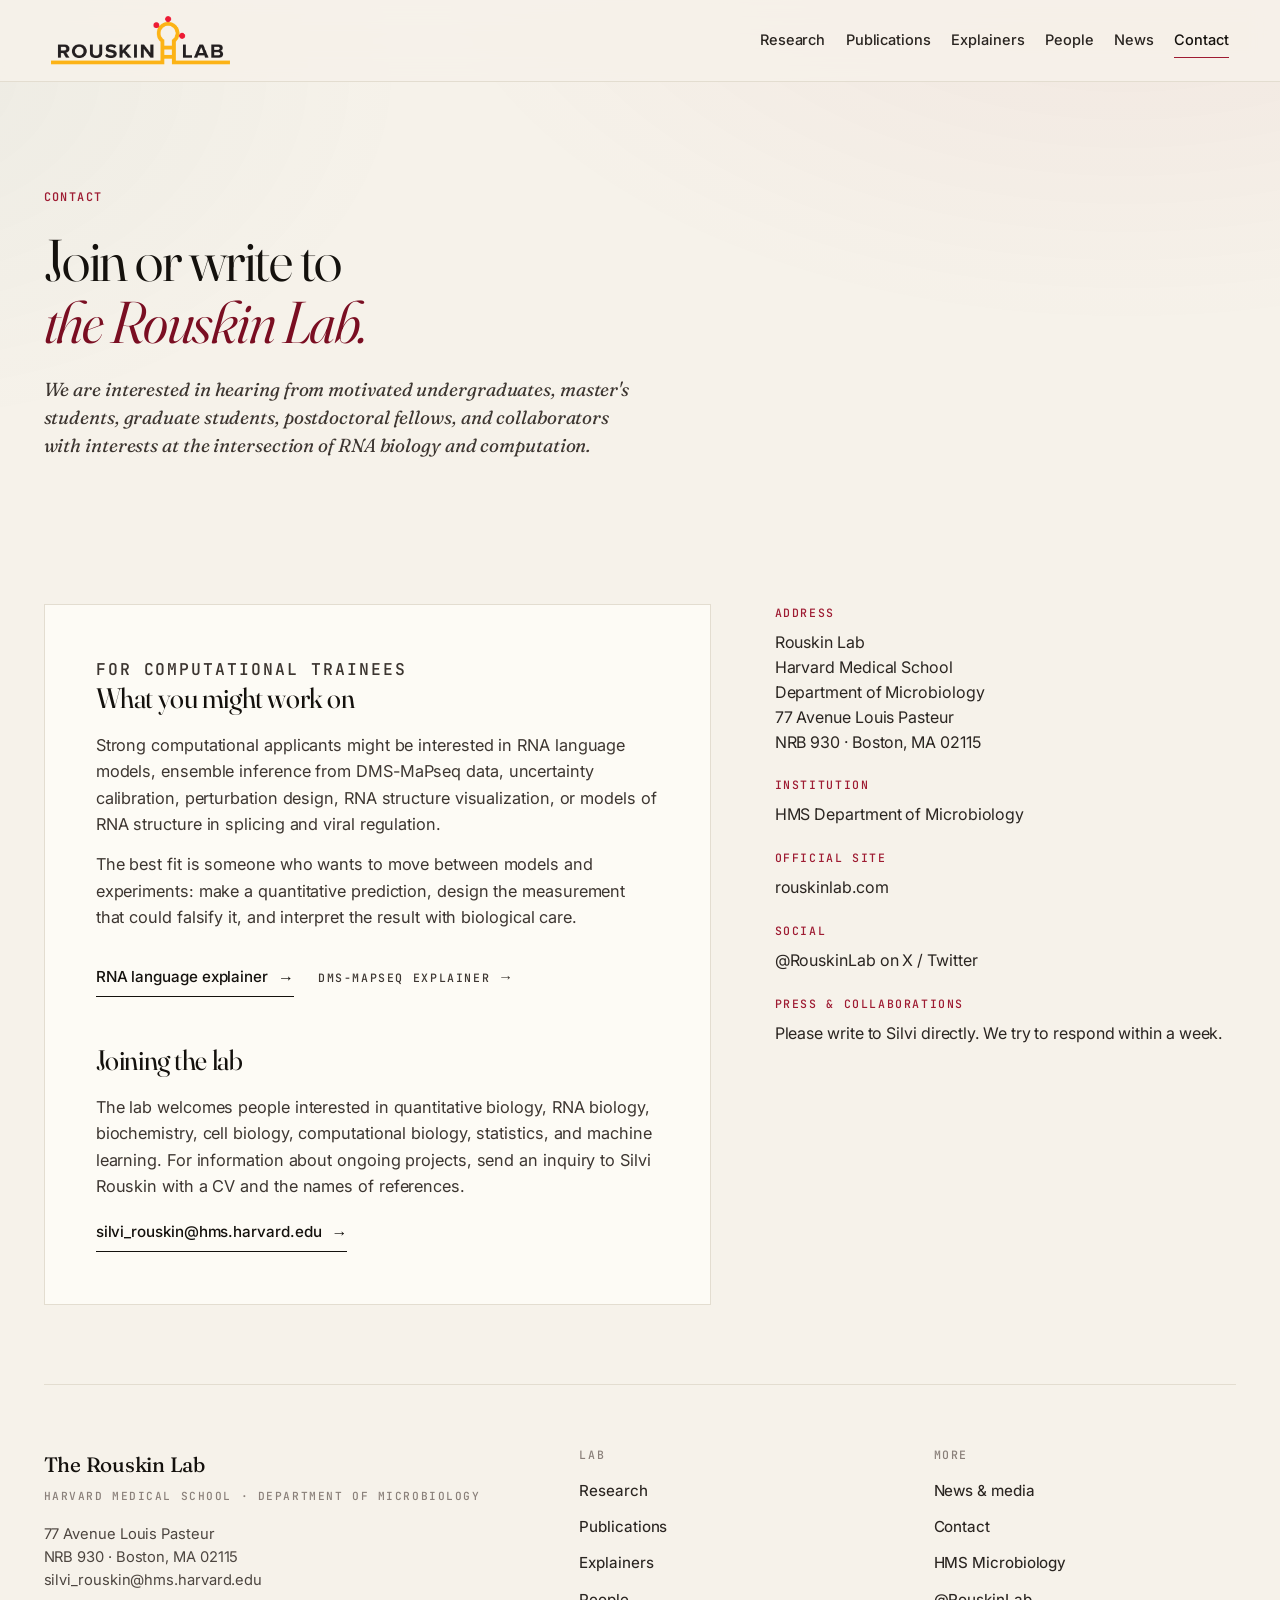
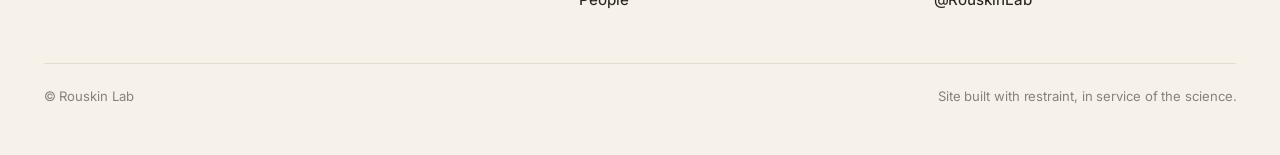
<file: contact.html>
<!doctype html>
<html lang="en">
  <head>
    <meta charset="utf-8" />
    <meta name="viewport" content="width=device-width, initial-scale=1" />
    <title>Contact — Rouskin Lab</title>
    <meta name="description" content="Contact the Rouskin Lab at Harvard Medical School. Information for prospective students, postdocs, and collaborators." />
    <link rel="icon" href="assets/favicon.webp" />
    <link rel="preconnect" href="https://fonts.googleapis.com" />
    <link rel="preconnect" href="https://fonts.gstatic.com" crossorigin />
    <link rel="stylesheet" href="styles.css" />
  </head>
  <body>
    <a class="skip-link" href="#main">Skip to content</a>
    <header class="site-header">
      <a class="brand" href="index.html" aria-label="Rouskin Lab — Home">
        <img src="assets/rouskin-logo-yellow.webp" alt="Rouskin Lab" />
      </a>
      <nav aria-label="Primary navigation">
        <a href="research.html">Research</a>
        <a href="publications.html">Publications</a>
        <a href="explainers.html">Explainers</a>
        <a href="people.html">People</a>
        <a href="news.html">News</a>
        <a href="contact.html" aria-current="page">Contact</a>
      </nav>
    </header>

    <main id="main">
      <section class="page-hero">
        <div class="page-hero-grid">
          <div>
            <p class="kicker">Contact</p>
            <h1>Join or write to <em>the Rouskin Lab.</em></h1>
            <p class="lede">
              We are interested in hearing from motivated undergraduates,
              master's students, graduate students, postdoctoral fellows,
              and collaborators with interests at the intersection of RNA
              biology and computation.
            </p>
          </div>
          <div></div>
        </div>
      </section>

      <section class="page-section">
        <div class="contact-grid">
          <div class="contact-card">
            <p class="kicker">For computational trainees</p>
            <h2>What you might work on</h2>
            <p>
              Strong computational applicants might be interested in RNA
              language models, ensemble inference from DMS-MaPseq data,
              uncertainty calibration, perturbation design, RNA structure
              visualization, or models of RNA structure in splicing and
              viral regulation.
            </p>
            <p>
              The best fit is someone who wants to move between models and
              experiments: make a quantitative prediction, design the
              measurement that could falsify it, and interpret the result
              with biological care.
            </p>
            <div class="research-area-links contact-links">
              <a class="link" href="explainers.html#albatross">RNA language explainer</a>
              <a class="link-quiet" href="explainers.html#dms-mapseq">DMS-MaPseq explainer</a>
            </div>

            <h2 class="contact-subhead">Joining the lab</h2>
            <p>
              The lab welcomes people interested in quantitative biology,
              RNA biology, biochemistry, cell biology, computational
              biology, statistics, and machine learning. For information
              about ongoing projects, send an inquiry to Silvi Rouskin
              with a CV and the names of references.
            </p>
            <p class="contact-email">
              <a class="link" href="mailto:silvi_rouskin@hms.harvard.edu">silvi_rouskin@hms.harvard.edu</a>
            </p>
          </div>

          <div class="contact-meta">
            <dl>
              <div>
                <dt>Address</dt>
                <dd>
                  Rouskin Lab<br />
                  Harvard Medical School<br />
                  Department of Microbiology<br />
                  77 Avenue Louis Pasteur<br />
                  NRB 930 · Boston, MA 02115
                </dd>
              </div>
              <div>
                <dt>Institution</dt>
                <dd><a href="https://micro.hms.harvard.edu">HMS Department of Microbiology</a></dd>
              </div>
              <div>
                <dt>Official site</dt>
                <dd><a href="https://www.rouskinlab.com">rouskinlab.com</a></dd>
              </div>
              <div>
                <dt>Social</dt>
                <dd><a href="https://twitter.com/RouskinLab">@RouskinLab on X / Twitter</a></dd>
              </div>
              <div>
                <dt>Press &amp; collaborations</dt>
                <dd>Please write to Silvi directly. We try to respond within a week.</dd>
              </div>
            </dl>
          </div>
        </div>
      </section>
    </main>

    <footer class="site-footer">
      <div class="footer-grid">
        <div>
          <div class="footer-brand">The Rouskin Lab<small>Harvard Medical School · Department of Microbiology</small></div>
          <address>77 Avenue Louis Pasteur<br />NRB 930 · Boston, MA 02115<br /><a href="mailto:silvi_rouskin@hms.harvard.edu">silvi_rouskin@hms.harvard.edu</a></address>
        </div>
        <div class="footer-col"><h4>Lab</h4><ul><li><a href="research.html">Research</a></li><li><a href="publications.html">Publications</a></li><li><a href="explainers.html">Explainers</a></li><li><a href="people.html">People</a></li></ul></div>
        <div class="footer-col"><h4>More</h4><ul><li><a href="news.html">News &amp; media</a></li><li><a href="contact.html">Contact</a></li><li><a href="https://micro.hms.harvard.edu">HMS Microbiology</a></li><li><a href="https://twitter.com/RouskinLab">@RouskinLab</a></li></ul></div>
      </div>
      <div class="footer-meta"><span>© Rouskin Lab</span><span>Site built with restraint, in service of the science.</span></div>
    </footer>
  </body>
</html>
</file>
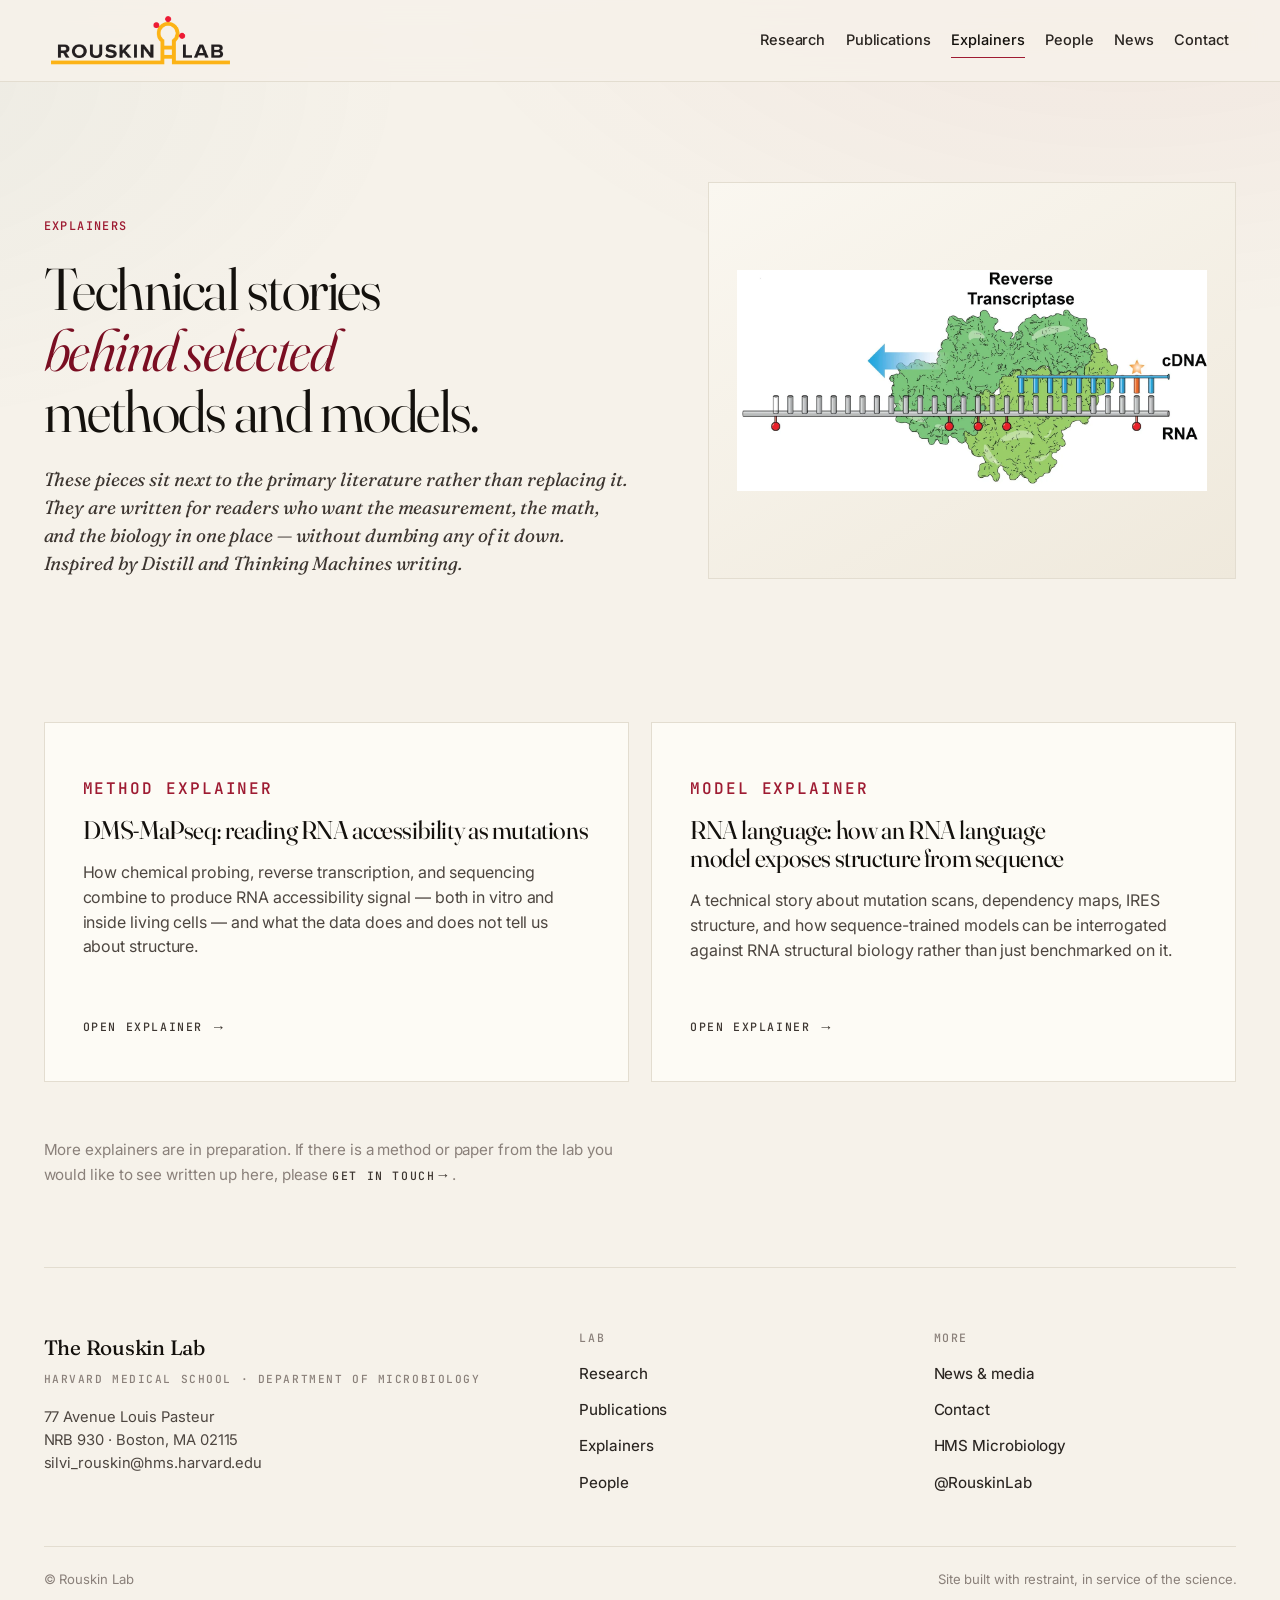
<file: explainers.html>
<!doctype html>
<html lang="en">
  <head>
    <meta charset="utf-8" />
    <meta name="viewport" content="width=device-width, initial-scale=1" />
    <title>Explainers — Rouskin Lab</title>
    <meta name="description" content="Technical stories from the Rouskin Lab — Distill-style explainers of selected methods, models, and findings." />
    <link rel="icon" href="assets/favicon.webp" />
    <link rel="preconnect" href="https://fonts.googleapis.com" />
    <link rel="preconnect" href="https://fonts.gstatic.com" crossorigin />
    <link rel="stylesheet" href="styles.css" />
  </head>
  <body>
    <a class="skip-link" href="#main">Skip to content</a>
    <header class="site-header">
      <a class="brand" href="index.html" aria-label="Rouskin Lab — Home">
        <img src="assets/rouskin-logo-yellow.webp" alt="Rouskin Lab" />
      </a>
      <nav aria-label="Primary navigation">
        <a href="research.html">Research</a>
        <a href="publications.html">Publications</a>
        <a href="explainers.html" aria-current="page">Explainers</a>
        <a href="people.html">People</a>
        <a href="news.html">News</a>
        <a href="contact.html">Contact</a>
      </nav>
    </header>

    <main id="main">
      <section class="page-hero">
        <div class="page-hero-grid">
          <div>
            <p class="kicker">Explainers</p>
            <h1>Technical stories <em>behind selected</em> methods and models.</h1>
            <p class="lede">
              These pieces sit next to the primary literature rather than
              replacing it. They are written for readers who want the
              measurement, the math, and the biology in one place — without
              dumbing any of it down. Inspired by Distill and Thinking
              Machines writing.
            </p>
          </div>
          <figure class="page-hero-visual contain">
            <img src="assets/rt-moving.webp" alt="Reverse transcription and RNA structure probing visual" />
          </figure>
        </div>
      </section>

      <section class="page-section">
        <div class="explainer-grid">
          <a class="explainer-card" id="dms-mapseq" href="articles/dms-mapseq/">
            <p class="kicker">Method explainer</p>
            <h2>DMS-MaPseq: reading RNA accessibility as mutations</h2>
            <p>
              How chemical probing, reverse transcription, and sequencing
              combine to produce RNA accessibility signal — both in vitro and
              inside living cells — and what the data does and does not tell
              us about structure.
            </p>
            <span class="link-quiet">Open explainer</span>
          </a>

          <a class="explainer-card" id="albatross" href="articles/albatross/">
            <p class="kicker">Model explainer</p>
            <h2>RNA language: how an RNA language model exposes structure from sequence</h2>
            <p>
              A technical story about mutation scans, dependency maps,
              IRES structure, and how sequence-trained models can be
              interrogated against RNA structural biology rather than just
              benchmarked on it.
            </p>
            <span class="link-quiet">Open explainer</span>
          </a>
        </div>

        <p class="explainer-note">
          More explainers are in preparation. If there is a method or paper from
          the lab you would like to see written up here, please <a class="link-quiet inline-link" href="contact.html">get in touch</a>.
        </p>
      </section>
    </main>

    <footer class="site-footer">
      <div class="footer-grid">
        <div>
          <div class="footer-brand">The Rouskin Lab<small>Harvard Medical School · Department of Microbiology</small></div>
          <address>77 Avenue Louis Pasteur<br />NRB 930 · Boston, MA 02115<br /><a href="mailto:silvi_rouskin@hms.harvard.edu">silvi_rouskin@hms.harvard.edu</a></address>
        </div>
        <div class="footer-col"><h4>Lab</h4><ul><li><a href="research.html">Research</a></li><li><a href="publications.html">Publications</a></li><li><a href="explainers.html">Explainers</a></li><li><a href="people.html">People</a></li></ul></div>
        <div class="footer-col"><h4>More</h4><ul><li><a href="news.html">News &amp; media</a></li><li><a href="contact.html">Contact</a></li><li><a href="https://micro.hms.harvard.edu">HMS Microbiology</a></li><li><a href="https://twitter.com/RouskinLab">@RouskinLab</a></li></ul></div>
      </div>
      <div class="footer-meta"><span>© Rouskin Lab</span><span>Site built with restraint, in service of the science.</span></div>
    </footer>
  </body>
</html>
</file>
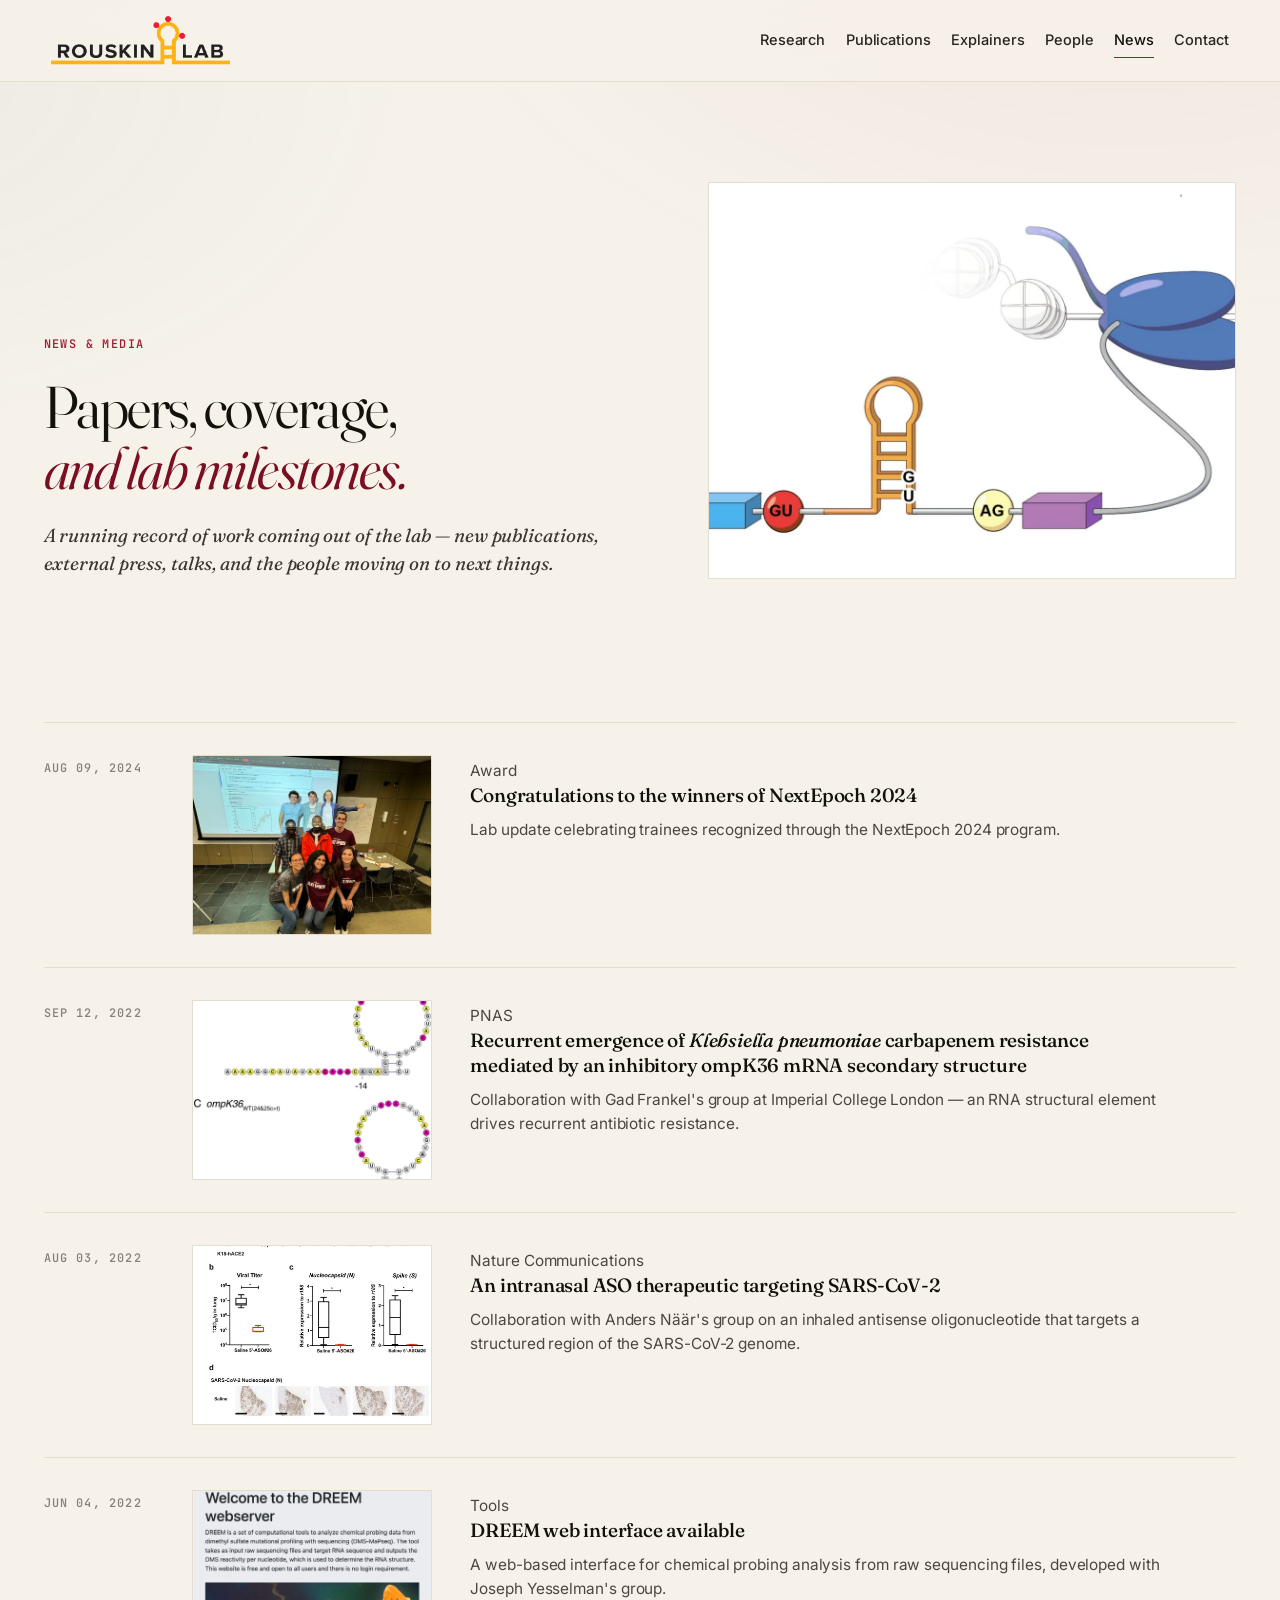
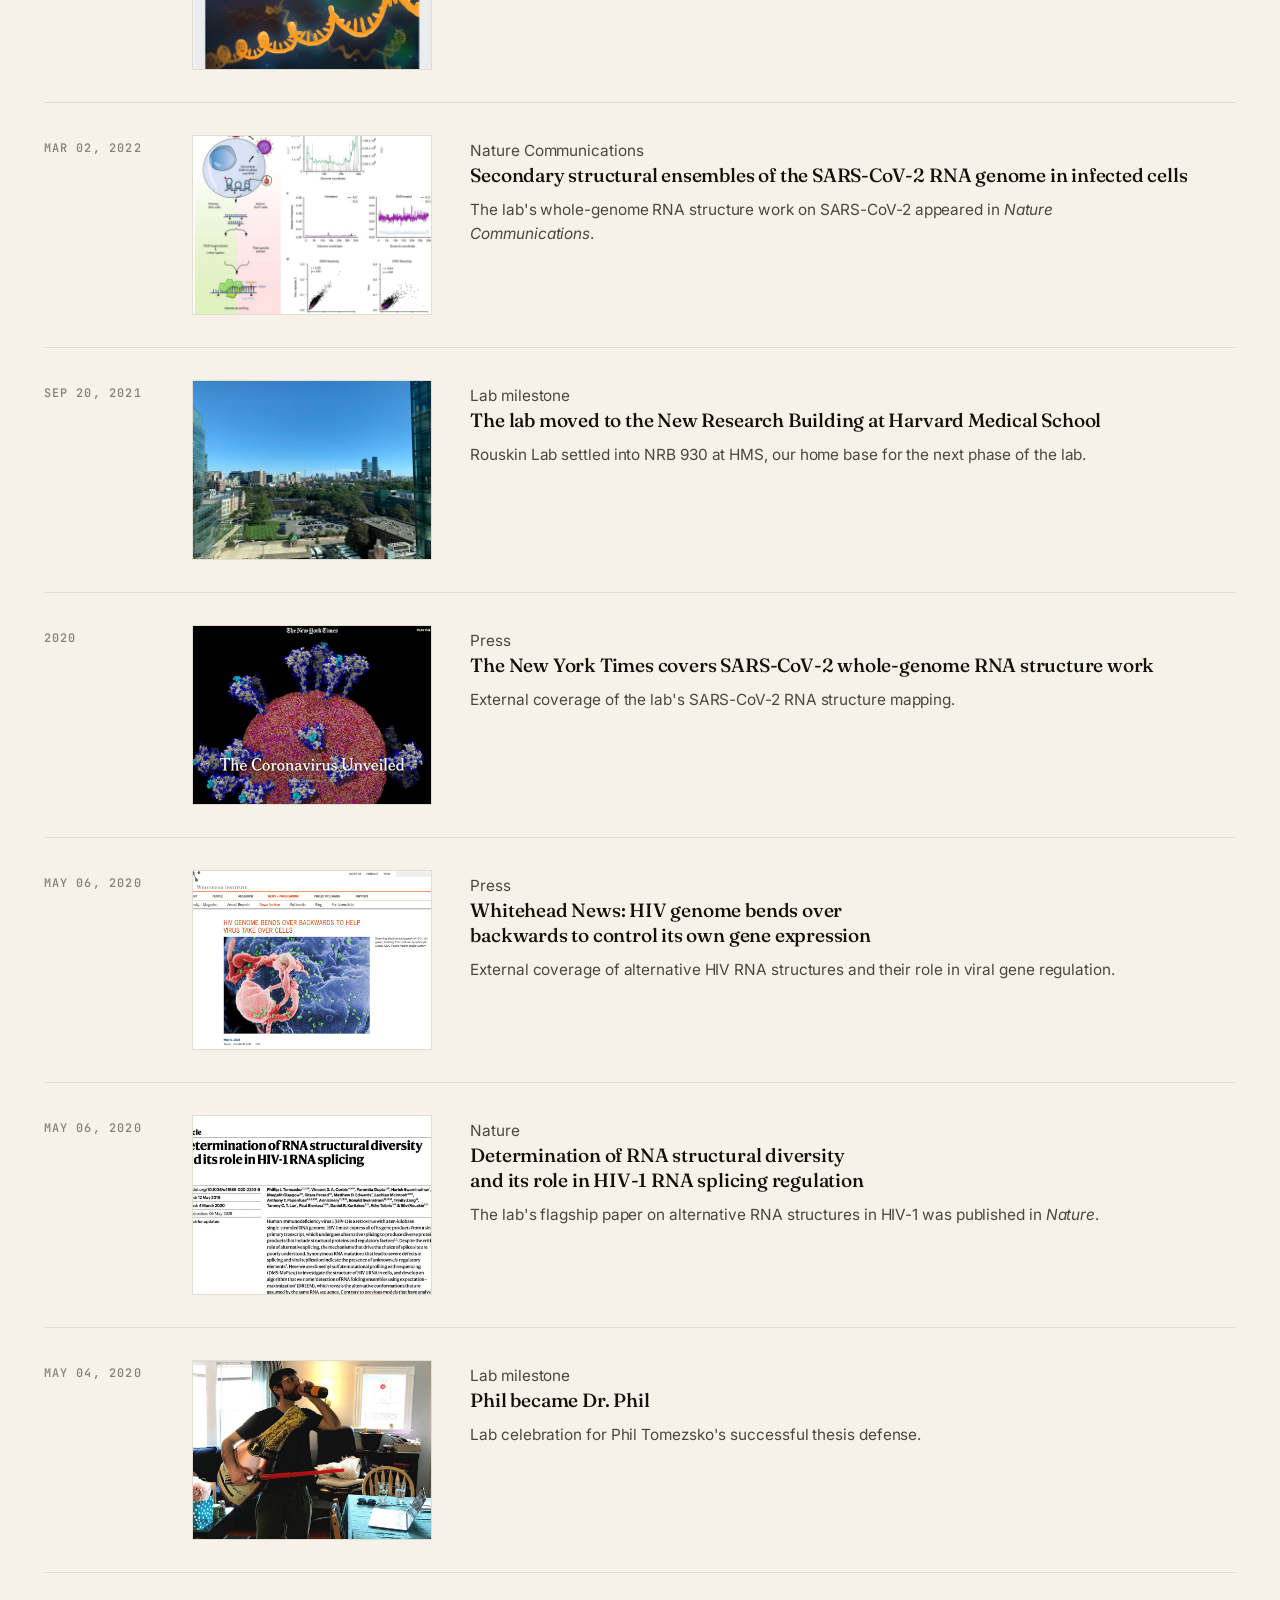
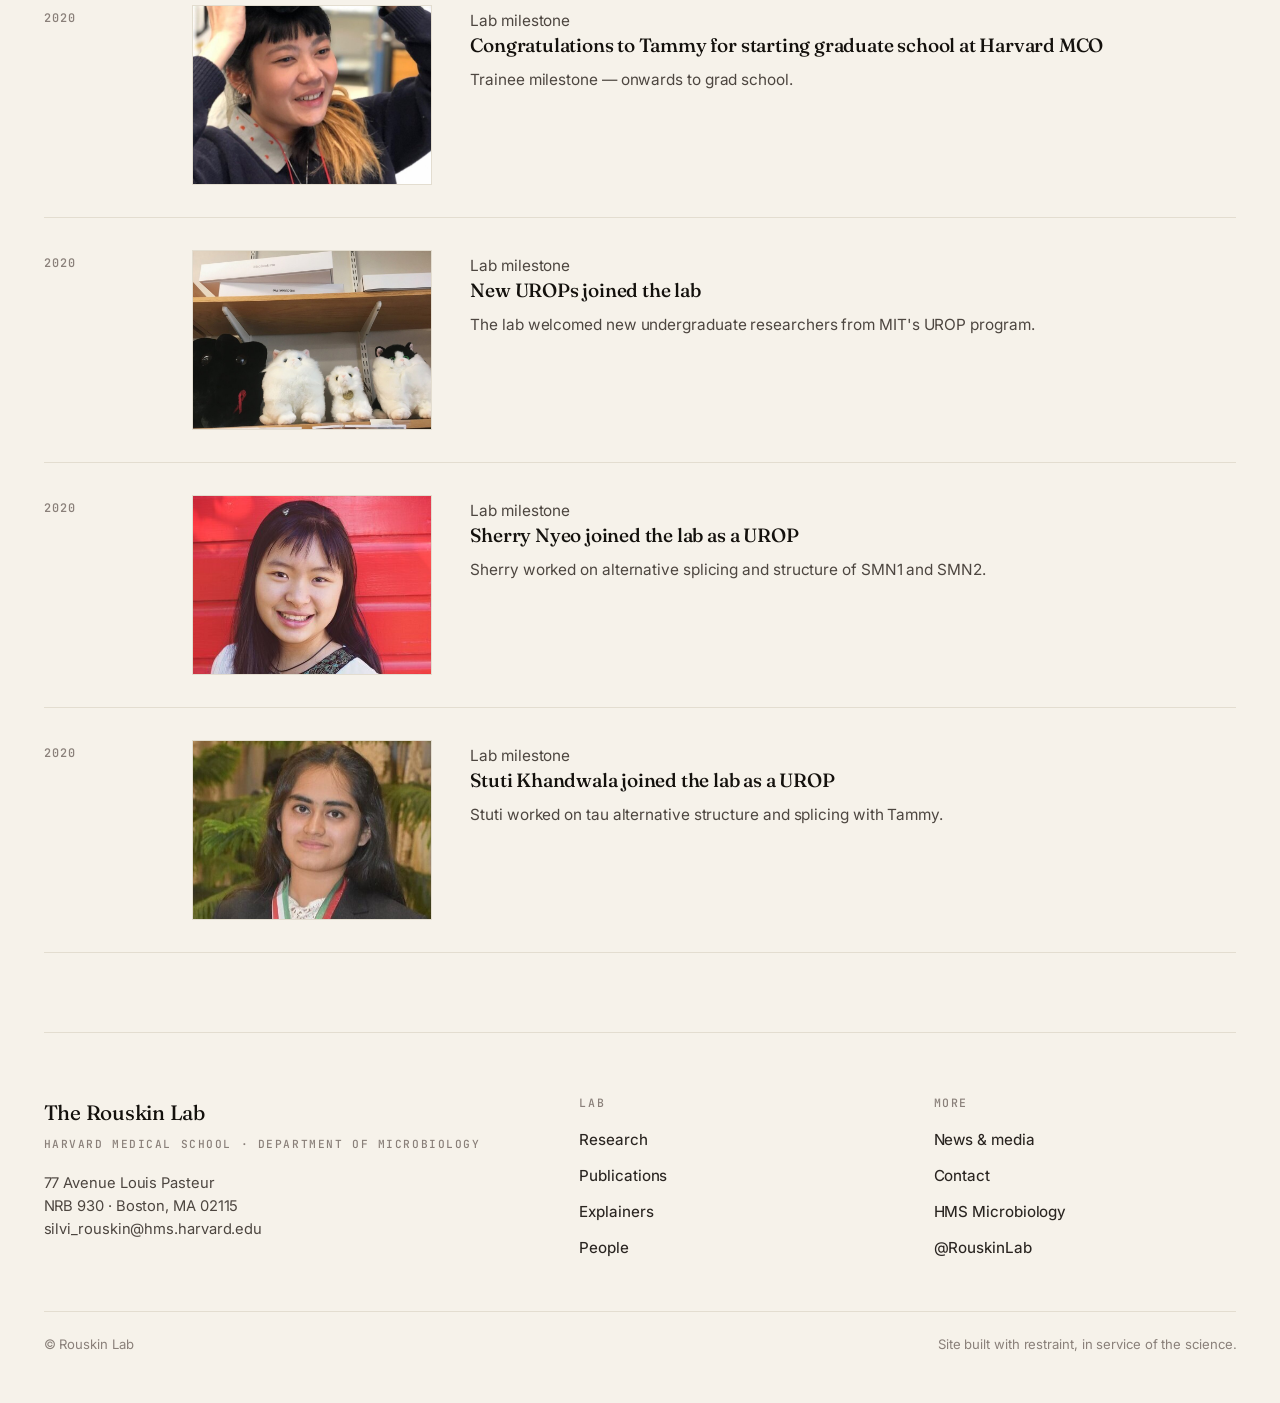
<file: news.html>
<!doctype html>
<html lang="en">
  <head>
    <meta charset="utf-8" />
    <meta name="viewport" content="width=device-width, initial-scale=1" />
    <title>News &amp; Media — Rouskin Lab</title>
    <meta name="description" content="Lab updates, paper announcements, external coverage, milestones and awards from the Rouskin Lab." />
    <link rel="icon" href="assets/favicon.webp" />
    <link rel="preconnect" href="https://fonts.googleapis.com" />
    <link rel="preconnect" href="https://fonts.gstatic.com" crossorigin />
    <link rel="stylesheet" href="styles.css" />
  </head>
  <body>
    <a class="skip-link" href="#main">Skip to content</a>
    <header class="site-header">
      <a class="brand" href="index.html" aria-label="Rouskin Lab — Home">
        <img src="assets/rouskin-logo-yellow.webp" alt="Rouskin Lab" />
      </a>
      <nav aria-label="Primary navigation">
        <a href="research.html">Research</a>
        <a href="publications.html">Publications</a>
        <a href="explainers.html">Explainers</a>
        <a href="people.html">People</a>
        <a href="news.html" aria-current="page">News</a>
        <a href="contact.html">Contact</a>
      </nav>
    </header>

    <main id="main">
      <section class="page-hero">
        <div class="page-hero-grid">
          <div>
            <p class="kicker">News &amp; media</p>
            <h1>Papers, coverage, <em>and lab milestones.</em></h1>
            <p class="lede">
              A running record of work coming out of the lab — new
              publications, external press, talks, and the people moving on
              to next things.
            </p>
          </div>
          <figure class="page-hero-visual">
            <img src="assets/home-hiv-news.webp" alt="Rouskin Lab news banner image" />
          </figure>
        </div>
      </section>

      <section class="page-section">
        <div class="news-list">
          <article class="news-item" id="nextepoch-2024">
            <time datetime="2024-08-09">Aug 09, 2024</time>
            <div class="news-item-thumb"><img src="assets/news-nextepoch.jpg" alt="NextEpoch 2024 program winners" /></div>
            <div class="news-item-body">
              <p class="venue-tag">Award</p>
              <h3>Congratulations to the winners of NextEpoch 2024</h3>
              <p>Lab update celebrating trainees recognized through the NextEpoch 2024 program.</p>
            </div>
          </article>

          <article class="news-item" id="klebsiella-pnas">
            <time datetime="2022-09-12">Sep 12, 2022</time>
            <div class="news-item-thumb"><img src="assets/news-pnas-klebsiella.jpg" alt="PNAS figure: Klebsiella pneumoniae RNA structure" /></div>
            <div class="news-item-body">
              <p class="venue-tag">PNAS</p>
              <h3><a href="https://www.pnas.org/doi/10.1073/pnas.2203593119">Recurrent emergence of <em>Klebsiella pneumoniae</em> carbapenem resistance mediated by an inhibitory ompK36 mRNA secondary structure</a></h3>
              <p>Collaboration with Gad Frankel's group at Imperial College London — an RNA structural element drives recurrent antibiotic resistance.</p>
            </div>
          </article>

          <article class="news-item">
            <time datetime="2022-08-03">Aug 03, 2022</time>
            <div class="news-item-thumb"><img src="assets/news-aso-sarscov2.jpg" alt="ASO therapeutic illustration" /></div>
            <div class="news-item-body">
              <p class="venue-tag">Nature Communications</p>
              <h3><a href="https://www.nature.com/articles/s41467-022-32216-0">An intranasal ASO therapeutic targeting SARS-CoV-2</a></h3>
              <p>Collaboration with Anders Näär's group on an inhaled antisense oligonucleotide that targets a structured region of the SARS-CoV-2 genome.</p>
            </div>
          </article>

          <article class="news-item">
            <time datetime="2022-06-04">Jun 04, 2022</time>
            <div class="news-item-thumb"><img src="assets/news-dreem-interface.jpg" alt="DREEM web interface screenshot" /></div>
            <div class="news-item-body">
              <p class="venue-tag">Tools</p>
              <h3><a href="http://rnadreem.org/">DREEM web interface available</a></h3>
              <p>A web-based interface for chemical probing analysis from raw sequencing files, developed with Joseph Yesselman's group.</p>
            </div>
          </article>

          <article class="news-item">
            <time datetime="2022-03-02">Mar 02, 2022</time>
            <div class="news-item-thumb"><img src="assets/news-sarscov2-structure.jpg" alt="SARS-CoV-2 RNA structure figure" /></div>
            <div class="news-item-body">
              <p class="venue-tag">Nature Communications</p>
              <h3><a href="https://www.nature.com/articles/s41467-022-28603-2">Secondary structural ensembles of the SARS-CoV-2 RNA genome in infected cells</a></h3>
              <p>The lab's whole-genome RNA structure work on SARS-CoV-2 appeared in <em>Nature Communications</em>.</p>
            </div>
          </article>

          <article class="news-item">
            <time datetime="2021-09-20">Sep 20, 2021</time>
            <div class="news-item-thumb"><img src="assets/news-nrb-move.jpg" alt="Rouskin Lab moves to NRB at Harvard Medical School" /></div>
            <div class="news-item-body">
              <p class="venue-tag">Lab milestone</p>
              <h3>The lab moved to the New Research Building at Harvard Medical School</h3>
              <p>Rouskin Lab settled into NRB 930 at HMS, our home base for the next phase of the lab.</p>
            </div>
          </article>

          <article class="news-item">
            <time datetime="2020-06-01">2020</time>
            <div class="news-item-thumb"><img src="assets/news-nyt-sarscov2.jpg" alt="New York Times coverage of SARS-CoV-2 RNA structure work" /></div>
            <div class="news-item-body">
              <p class="venue-tag">Press</p>
              <h3>The New York Times covers SARS-CoV-2 whole-genome RNA structure work</h3>
              <p>External coverage of the lab's SARS-CoV-2 RNA structure mapping.</p>
            </div>
          </article>

          <article class="news-item" id="whitehead-hiv">
            <time datetime="2020-05-06">May 06, 2020</time>
            <div class="news-item-thumb"><img src="assets/news-whitehead-hiv.jpg" alt="Whitehead Institute press release on HIV RNA structures" /></div>
            <div class="news-item-body">
              <p class="venue-tag">Press</p>
              <h3>Whitehead News: HIV genome bends over backwards to control its own gene expression</h3>
              <p>External coverage of alternative HIV RNA structures and their role in viral gene regulation.</p>
            </div>
          </article>

          <article class="news-item">
            <time datetime="2020-05-06">May 06, 2020</time>
            <div class="news-item-thumb"><img src="assets/news-hiv-paper.jpg" alt="HIV RNA alternative structures paper figure" /></div>
            <div class="news-item-body">
              <p class="venue-tag">Nature</p>
              <h3><a href="https://www.nature.com/articles/s41586-020-2253-5">Determination of RNA structural diversity and its role in HIV-1 RNA splicing regulation</a></h3>
              <p>The lab's flagship paper on alternative RNA structures in HIV-1 was published in <em>Nature</em>.</p>
            </div>
          </article>

          <article class="news-item">
            <time datetime="2020-05-04">May 04, 2020</time>
            <div class="news-item-thumb"><img src="assets/news-phil-dr.jpg" alt="Lab celebration: Phil's Ph.D." /></div>
            <div class="news-item-body">
              <p class="venue-tag">Lab milestone</p>
              <h3>Phil became Dr. Phil</h3>
              <p>Lab celebration for Phil Tomezsko's successful thesis defense.</p>
            </div>
          </article>

          <article class="news-item">
            <time datetime="2020-09-01">2020</time>
            <div class="news-item-thumb"><img src="assets/news-tammy-grad.jpg" alt="Tammy Lan starting graduate school" /></div>
            <div class="news-item-body">
              <p class="venue-tag">Lab milestone</p>
              <h3>Congratulations to Tammy for starting graduate school at Harvard MCO</h3>
              <p>Trainee milestone — onwards to grad school.</p>
            </div>
          </article>

          <article class="news-item">
            <time datetime="2020-01-01">2020</time>
            <div class="news-item-thumb"><img src="assets/news-new-urops.jpg" alt="New UROP students joining the lab" /></div>
            <div class="news-item-body">
              <p class="venue-tag">Lab milestone</p>
              <h3>New UROPs joined the lab</h3>
              <p>The lab welcomed new undergraduate researchers from MIT's UROP program.</p>
            </div>
          </article>

          <article class="news-item">
            <time datetime="2020-01-01">2020</time>
            <div class="news-item-thumb"><img src="assets/news-sherry.jpg" alt="Sherry Nyeo joins the lab" /></div>
            <div class="news-item-body">
              <p class="venue-tag">Lab milestone</p>
              <h3>Sherry Nyeo joined the lab as a UROP</h3>
              <p>Sherry worked on alternative splicing and structure of SMN1 and SMN2.</p>
            </div>
          </article>

          <article class="news-item">
            <time datetime="2020-01-01">2020</time>
            <div class="news-item-thumb"><img src="assets/news-stuti.jpg" alt="Stuti Khandwala joins the lab" /></div>
            <div class="news-item-body">
              <p class="venue-tag">Lab milestone</p>
              <h3>Stuti Khandwala joined the lab as a UROP</h3>
              <p>Stuti worked on tau alternative structure and splicing with Tammy.</p>
            </div>
          </article>
        </div>
      </section>
    </main>

    <footer class="site-footer">
      <div class="footer-grid">
        <div>
          <div class="footer-brand">The Rouskin Lab<small>Harvard Medical School · Department of Microbiology</small></div>
          <address>77 Avenue Louis Pasteur<br />NRB 930 · Boston, MA 02115<br /><a href="mailto:silvi_rouskin@hms.harvard.edu">silvi_rouskin@hms.harvard.edu</a></address>
        </div>
        <div class="footer-col"><h4>Lab</h4><ul><li><a href="research.html">Research</a></li><li><a href="publications.html">Publications</a></li><li><a href="explainers.html">Explainers</a></li><li><a href="people.html">People</a></li></ul></div>
        <div class="footer-col"><h4>More</h4><ul><li><a href="news.html">News &amp; media</a></li><li><a href="contact.html">Contact</a></li><li><a href="https://micro.hms.harvard.edu">HMS Microbiology</a></li><li><a href="https://twitter.com/RouskinLab">@RouskinLab</a></li></ul></div>
      </div>
      <div class="footer-meta"><span>© Rouskin Lab</span><span>Site built with restraint, in service of the science.</span></div>
    </footer>
  </body>
</html>
</file>
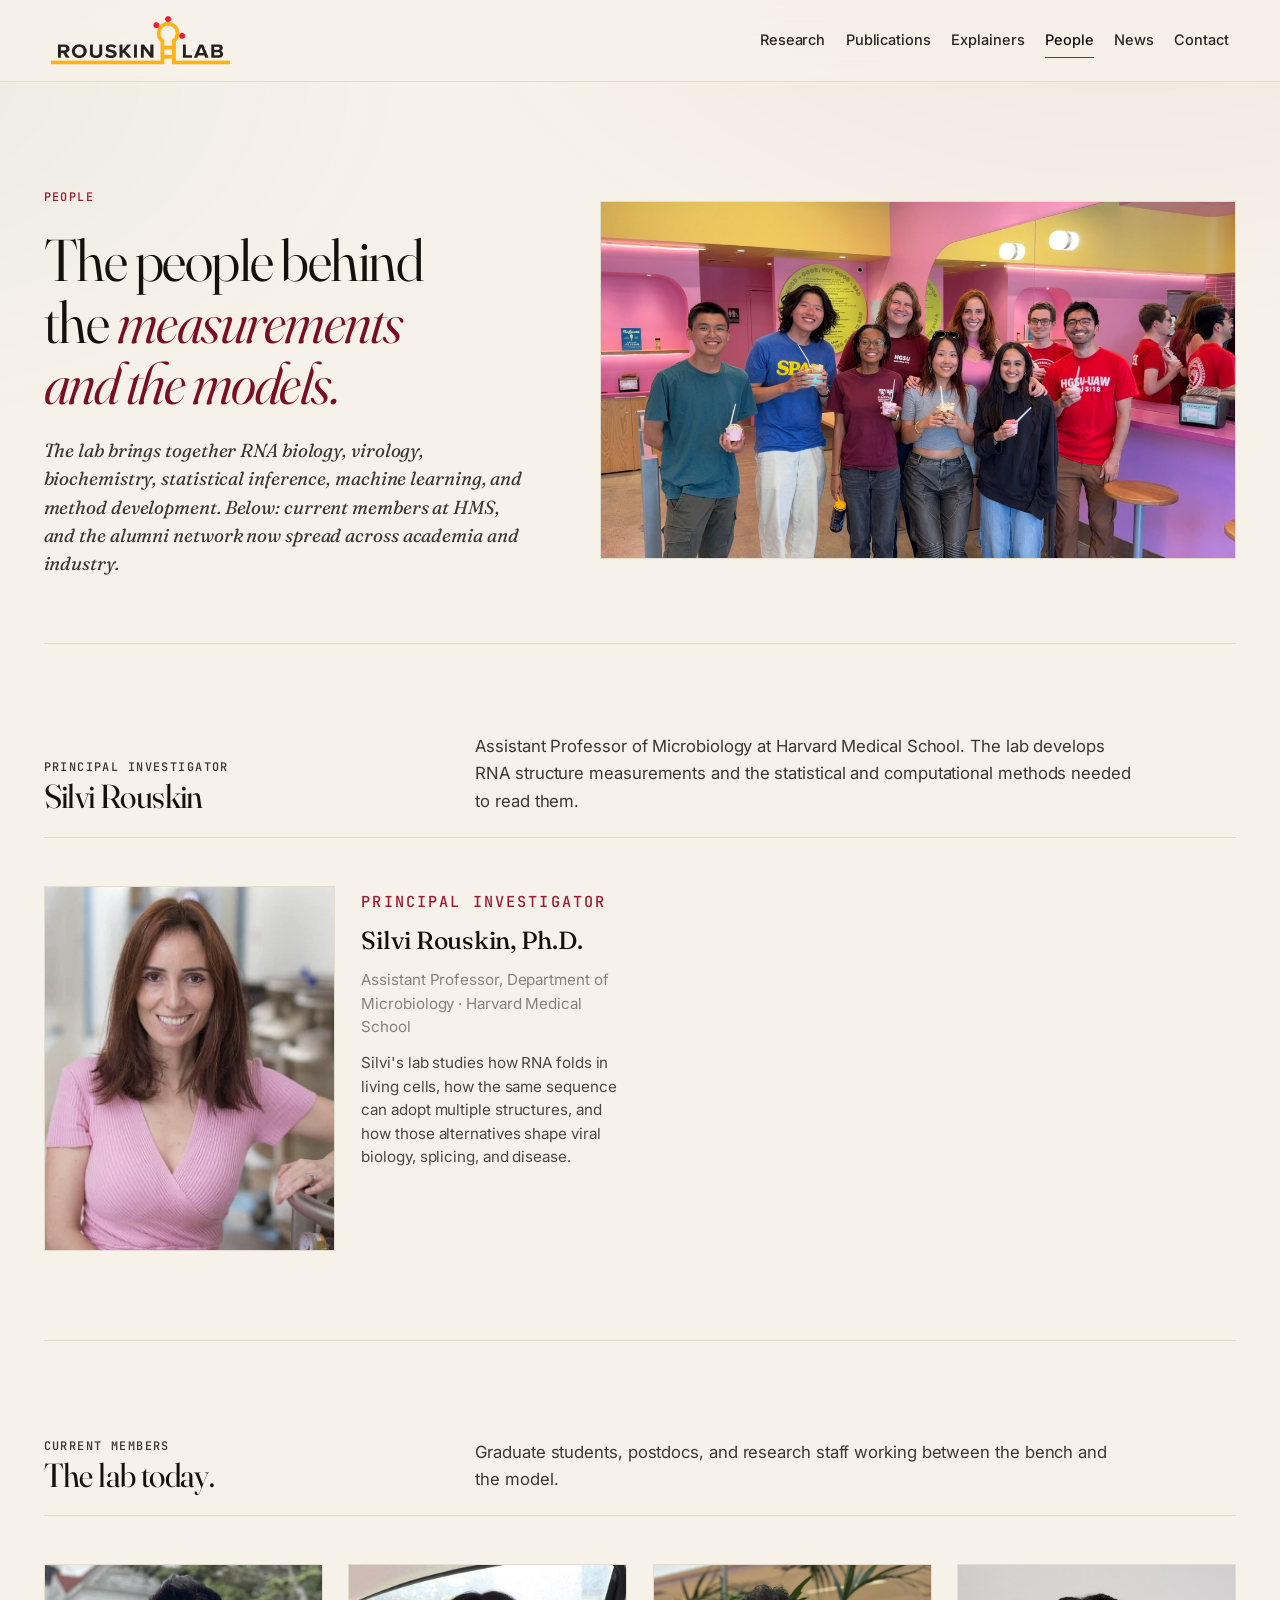
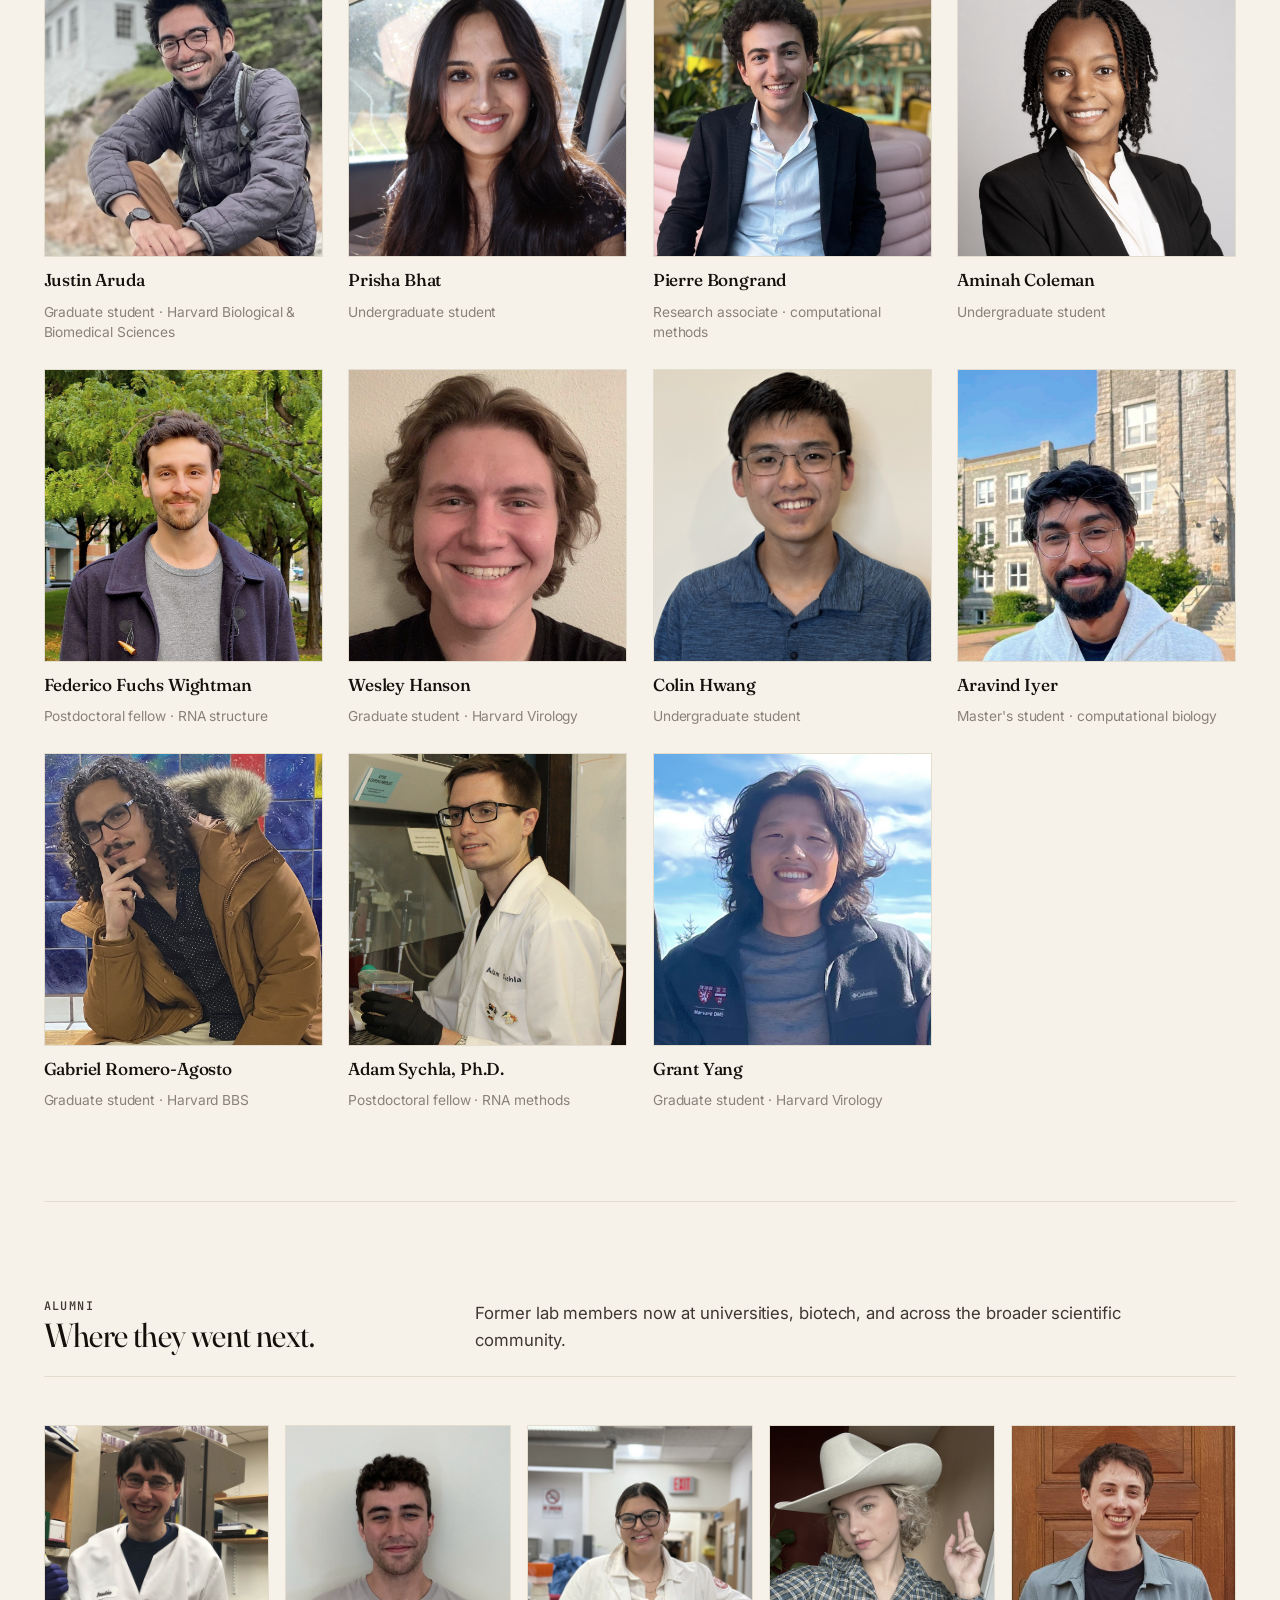
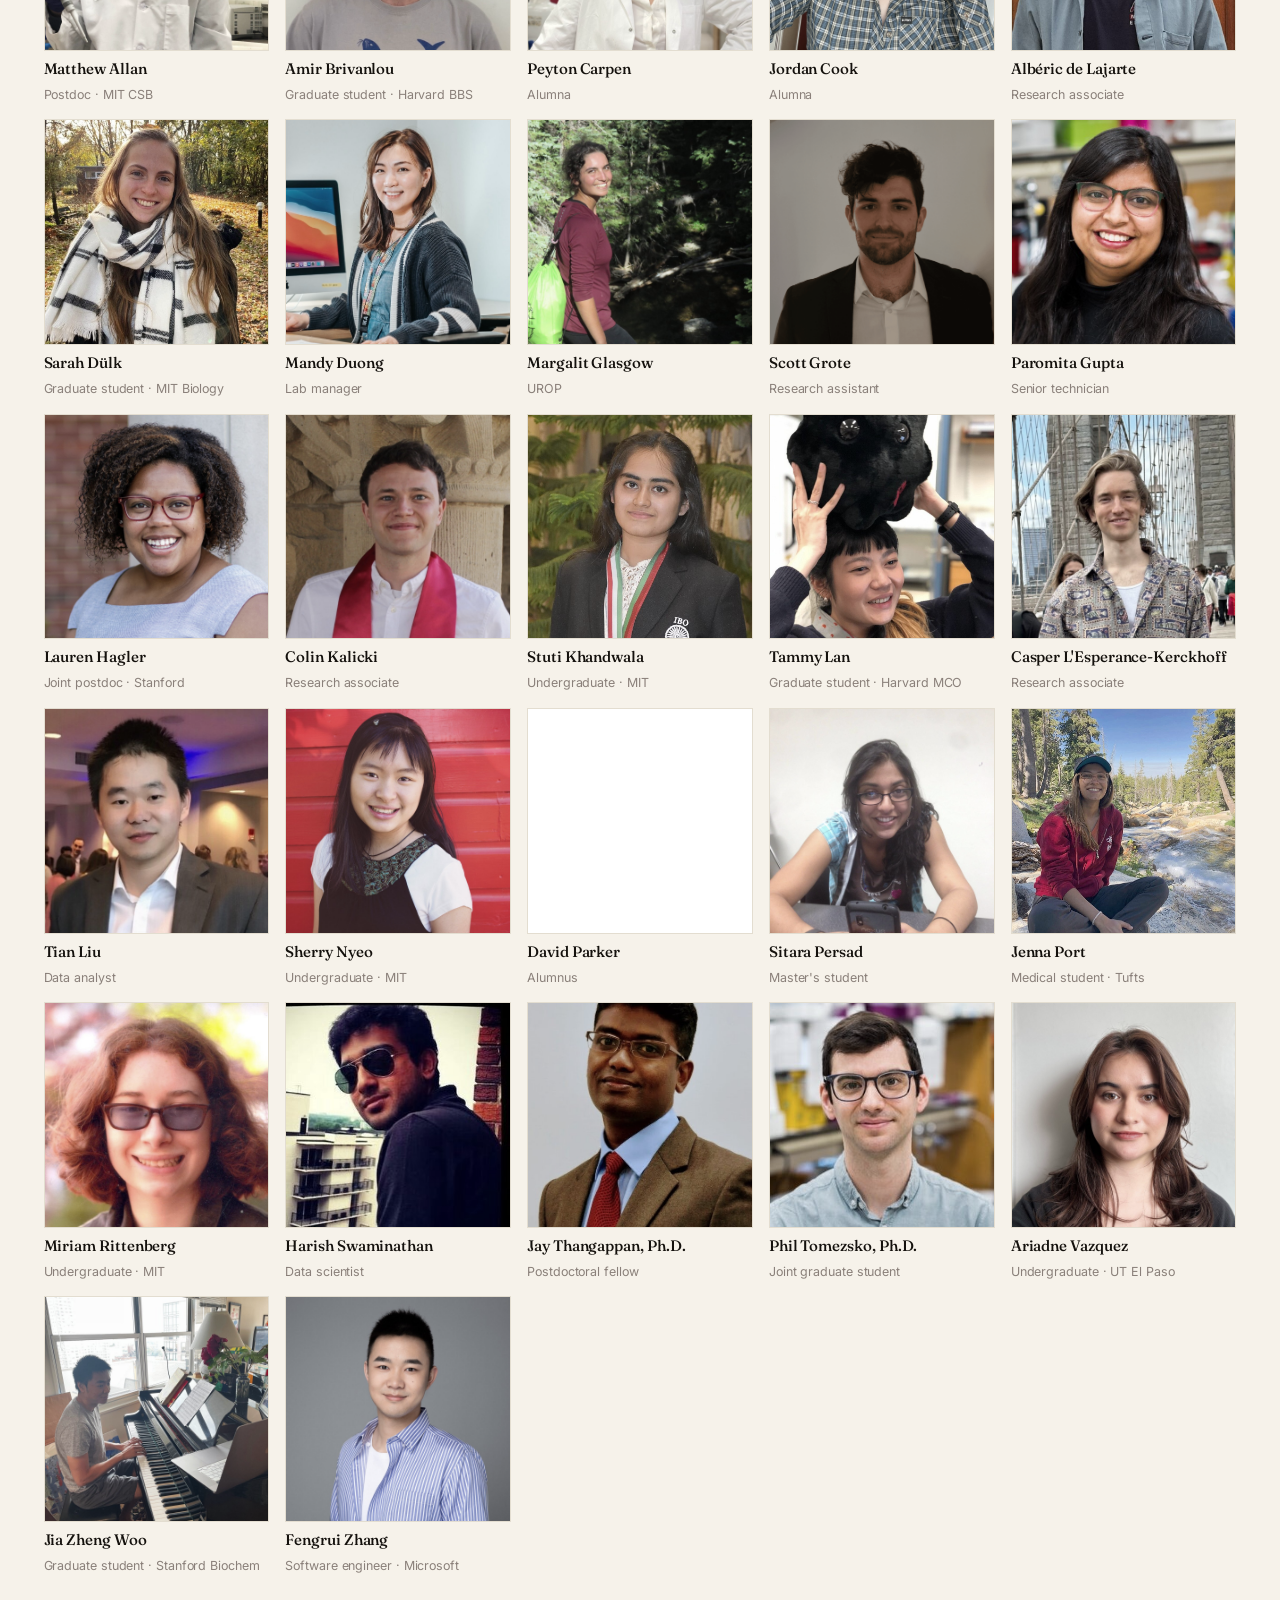
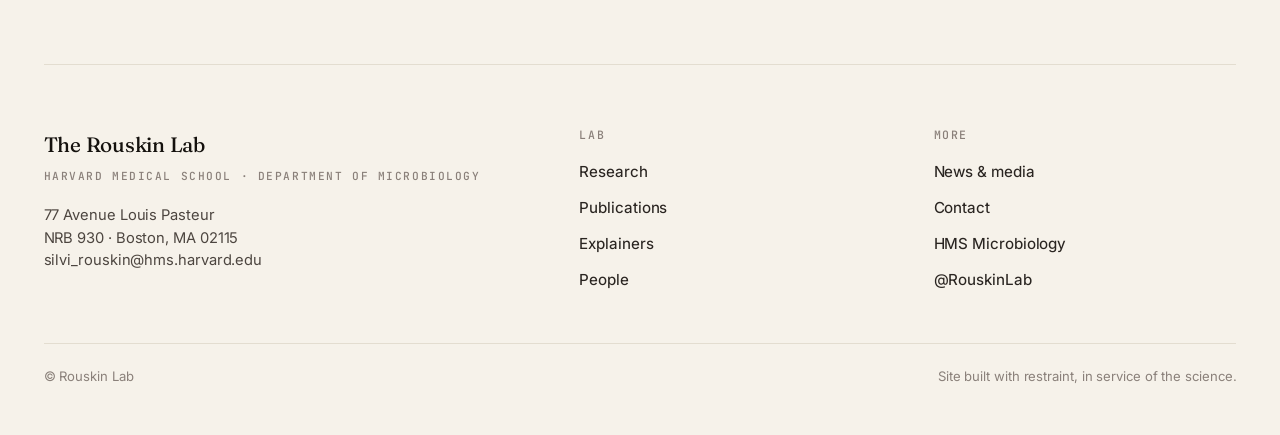
<file: people.html>
<!doctype html>
<html lang="en">
  <head>
    <meta charset="utf-8" />
    <meta name="viewport" content="width=device-width, initial-scale=1" />
    <title>People — Rouskin Lab</title>
    <meta name="description" content="Current members and alumni of the Rouskin Lab at Harvard Medical School — RNA biology, virology, computational biology, statistics, and method development." />
    <link rel="icon" href="assets/favicon.webp" />
    <link rel="preconnect" href="https://fonts.googleapis.com" />
    <link rel="preconnect" href="https://fonts.gstatic.com" crossorigin />
    <link rel="stylesheet" href="styles.css" />
  </head>
  <body>
    <a class="skip-link" href="#main">Skip to content</a>
    <header class="site-header">
      <a class="brand" href="index.html" aria-label="Rouskin Lab — Home">
        <img src="assets/rouskin-logo-yellow.webp" alt="Rouskin Lab" />
      </a>
      <nav aria-label="Primary navigation">
        <a href="research.html">Research</a>
        <a href="publications.html">Publications</a>
        <a href="explainers.html">Explainers</a>
        <a href="people.html" aria-current="page">People</a>
        <a href="news.html">News</a>
        <a href="contact.html">Contact</a>
      </nav>
    </header>

    <main id="main">
      <section class="page-hero people-page-hero">
        <div class="page-hero-grid">
          <div>
            <p class="kicker">People</p>
            <h1>The people behind the <em>measurements and the models.</em></h1>
            <p class="lede">
              The lab brings together RNA biology, virology, biochemistry,
              statistical inference, machine learning, and method
              development. Below: current members at HMS, and the alumni
              network now spread across academia and industry.
            </p>
          </div>
          <figure class="page-hero-visual people-hero-photo">
            <img src="assets/lab-group-current.jpg" alt="Rouskin Lab group photo at Harvard Medical School" />
          </figure>
        </div>
      </section>

      <section class="page-section people-section">
        <div class="people-section-head">
          <div>
            <p class="kicker">Principal investigator</p>
            <h2>Silvi Rouskin</h2>
          </div>
          <p>Assistant Professor of Microbiology at Harvard Medical School. The lab develops RNA structure measurements and the statistical and computational methods needed to read them.</p>
        </div>
        <div class="people-grid">
          <article class="person pi-card">
            <div class="person-photo">
              <img src="assets/silvi-rouskin.jpg" alt="Silvi Rouskin" />
            </div>
            <div class="person-body">
              <p class="tag-line">Principal investigator</p>
              <h3>Silvi Rouskin, Ph.D.</h3>
              <p class="role">Assistant Professor, Department of Microbiology · Harvard Medical School</p>
              <p>Silvi's lab studies how RNA folds in living cells, how the same sequence can adopt multiple structures, and how those alternatives shape viral biology, splicing, and disease.</p>
            </div>
          </article>
        </div>
      </section>

      <section class="page-section people-section">
        <div class="people-section-head">
          <div>
            <p class="kicker">Current members</p>
            <h2>The lab today.</h2>
          </div>
          <p>Graduate students, postdocs, and research staff working between the bench and the model.</p>
        </div>
        <div class="people-grid">
          <article class="person">
            <div class="person-photo"><img src="assets/justin-aruda.jpg" alt="Justin Aruda" /></div>
            <h3>Justin Aruda</h3>
            <p class="role">Graduate student · Harvard Biological &amp; Biomedical Sciences</p>
          </article>
          <article class="person">
            <div class="person-photo focal-prisha"><img src="assets/prisha-bhat.jpg" alt="Prisha Bhat" /></div>
            <h3>Prisha Bhat</h3>
            <p class="role">Undergraduate student</p>
          </article>
          <article class="person">
            <div class="person-photo"><img src="assets/pierre-bongrand.jpg" alt="Pierre Bongrand" /></div>
            <h3>Pierre Bongrand</h3>
            <p class="role">Research associate · computational methods</p>
          </article>
          <article class="person">
            <div class="person-photo focal-aminah"><img src="assets/aminah-coleman.jpg" alt="Aminah Coleman" /></div>
            <h3>Aminah Coleman</h3>
            <p class="role">Undergraduate student</p>
          </article>
          <article class="person">
            <div class="person-photo"><img src="assets/federico-fuchs-wightman.jpg" alt="Federico Fuchs Wightman" /></div>
            <h3>Federico Fuchs Wightman</h3>
            <p class="role">Postdoctoral fellow · RNA structure</p>
          </article>
          <article class="person">
            <div class="person-photo"><img src="assets/wesley-hanson.jpg" alt="Wesley Hanson" /></div>
            <h3>Wesley Hanson</h3>
            <p class="role">Graduate student · Harvard Virology</p>
          </article>
          <article class="person">
            <div class="person-photo focal-colin"><img src="assets/colin-hwang.jpg" alt="Colin Hwang" /></div>
            <h3>Colin Hwang</h3>
            <p class="role">Undergraduate student</p>
          </article>
          <article class="person">
            <div class="person-photo focal-aravind"><img src="assets/aravind-iyer.jpg" alt="Aravind Iyer" /></div>
            <h3>Aravind Iyer</h3>
            <p class="role">Master's student · computational biology</p>
          </article>
          <article class="person">
            <div class="person-photo"><img src="assets/gabriel-romero-agosto.jpg" alt="Gabriel Romero-Agosto" /></div>
            <h3>Gabriel Romero-Agosto</h3>
            <p class="role">Graduate student · Harvard BBS</p>
          </article>
          <article class="person">
            <div class="person-photo"><img src="assets/adam-sychla.jpg" alt="Adam Sychla" /></div>
            <h3>Adam Sychla, Ph.D.</h3>
            <p class="role">Postdoctoral fellow · RNA methods</p>
          </article>
          <article class="person">
            <div class="person-photo"><img src="assets/grant-yang.jpg" alt="Grant Yang" /></div>
            <h3>Grant Yang</h3>
            <p class="role">Graduate student · Harvard Virology</p>
          </article>
        </div>
      </section>

      <section class="page-section people-section">
        <div class="people-section-head">
          <div>
            <p class="kicker">Alumni</p>
            <h2>Where they went next.</h2>
          </div>
          <p>Former lab members now at universities, biotech, and across the broader scientific community.</p>
        </div>
        <div class="alumni-grid">
          <article class="person alumni">
            <div class="person-photo"><img src="assets/matthew-allan.jpg" alt="Matthew Allan" /></div>
            <h3>Matthew Allan</h3>
            <p class="role">Postdoc · MIT CSB</p>
          </article>
          <article class="person alumni">
            <div class="person-photo"><img src="assets/amir-brivanlou.jpg" alt="Amir Brivanlou" /></div>
            <h3>Amir Brivanlou</h3>
            <p class="role">Graduate student · Harvard BBS</p>
          </article>
          <article class="person alumni">
            <div class="person-photo"><img src="assets/peyton-carpen.jpg" alt="Peyton Carpen" /></div>
            <h3>Peyton Carpen</h3>
            <p class="role">Alumna</p>
          </article>
          <article class="person alumni">
            <div class="person-photo"><img src="assets/jordan-cook.jpg" alt="Jordan Cook" /></div>
            <h3>Jordan Cook</h3>
            <p class="role">Alumna</p>
          </article>
          <article class="person alumni">
            <div class="person-photo"><img src="assets/alberic-de-lajarte.jpg" alt="Albéric de Lajarte" /></div>
            <h3>Albéric de Lajarte</h3>
            <p class="role">Research associate</p>
          </article>
          <article class="person alumni">
            <div class="person-photo"><img src="assets/sarah-dulk.jpg" alt="Sarah Dülk" /></div>
            <h3>Sarah Dülk</h3>
            <p class="role">Graduate student · MIT Biology</p>
          </article>
          <article class="person alumni">
            <div class="person-photo"><img src="assets/mandy-duong.jpg" alt="Mandy Duong" /></div>
            <h3>Mandy Duong</h3>
            <p class="role">Lab manager</p>
          </article>
          <article class="person alumni">
            <div class="person-photo"><img src="assets/margalit-glasgow.jpg" alt="Margalit Glasgow" /></div>
            <h3>Margalit Glasgow</h3>
            <p class="role">UROP</p>
          </article>
          <article class="person alumni">
            <div class="person-photo"><img src="assets/scott-grote.jpg" alt="Scott Grote" /></div>
            <h3>Scott Grote</h3>
            <p class="role">Research assistant</p>
          </article>
          <article class="person alumni">
            <div class="person-photo"><img src="assets/paromita-gupta.jpg" alt="Paromita Gupta" /></div>
            <h3>Paromita Gupta</h3>
            <p class="role">Senior technician</p>
          </article>
          <article class="person alumni">
            <div class="person-photo"><img src="assets/lauren-hagler.jpg" alt="Lauren Hagler" /></div>
            <h3>Lauren Hagler</h3>
            <p class="role">Joint postdoc · Stanford</p>
          </article>
          <article class="person alumni">
            <div class="person-photo"><img src="assets/colin-kalicki.jpg" alt="Colin Kalicki" /></div>
            <h3>Colin Kalicki</h3>
            <p class="role">Research associate</p>
          </article>
          <article class="person alumni">
            <div class="person-photo"><img src="assets/stuti-khandwala.jpg" alt="Stuti Khandwala" /></div>
            <h3>Stuti Khandwala</h3>
            <p class="role">Undergraduate · MIT</p>
          </article>
          <article class="person alumni">
            <div class="person-photo"><img src="assets/tammy-lan.jpg" alt="Tammy Lan" /></div>
            <h3>Tammy Lan</h3>
            <p class="role">Graduate student · Harvard MCO</p>
          </article>
          <article class="person alumni">
            <div class="person-photo"><img src="assets/casper-lesperance-kerckhoff.jpg" alt="Casper L'Esperance-Kerckhoff" /></div>
            <h3>Casper L'Esperance-Kerckhoff</h3>
            <p class="role">Research associate</p>
          </article>
          <article class="person alumni">
            <div class="person-photo"><img src="assets/tian-liu.jpg" alt="Tian Liu" /></div>
            <h3>Tian Liu</h3>
            <p class="role">Data analyst</p>
          </article>
          <article class="person alumni">
            <div class="person-photo"><img src="assets/sherry-nyeo.jpg" alt="Sherry Nyeo" /></div>
            <h3>Sherry Nyeo</h3>
            <p class="role">Undergraduate · MIT</p>
          </article>
          <article class="person alumni">
            <div class="person-photo"><img src="assets/david-parker.jpg" alt="David Parker" /></div>
            <h3>David Parker</h3>
            <p class="role">Alumnus</p>
          </article>
          <article class="person alumni">
            <div class="person-photo"><img src="assets/sitara-persad.jpg" alt="Sitara Persad" /></div>
            <h3>Sitara Persad</h3>
            <p class="role">Master's student</p>
          </article>
          <article class="person alumni">
            <div class="person-photo"><img src="assets/jenna-port.jpg" alt="Jenna Port" /></div>
            <h3>Jenna Port</h3>
            <p class="role">Medical student · Tufts</p>
          </article>
          <article class="person alumni">
            <div class="person-photo"><img src="assets/miriam-rittenberg.jpg" alt="Miriam Rittenberg" /></div>
            <h3>Miriam Rittenberg</h3>
            <p class="role">Undergraduate · MIT</p>
          </article>
          <article class="person alumni">
            <div class="person-photo"><img src="assets/harish-swaminathan.jpg" alt="Harish Swaminathan" /></div>
            <h3>Harish Swaminathan</h3>
            <p class="role">Data scientist</p>
          </article>
          <article class="person alumni">
            <div class="person-photo"><img src="assets/jay-thangappan.jpg" alt="Jay Thangappan" /></div>
            <h3>Jay Thangappan, Ph.D.</h3>
            <p class="role">Postdoctoral fellow</p>
          </article>
          <article class="person alumni">
            <div class="person-photo"><img src="assets/phil-tomeszko.jpg" alt="Phil Tomezsko" /></div>
            <h3>Phil Tomezsko, Ph.D.</h3>
            <p class="role">Joint graduate student</p>
          </article>
          <article class="person alumni">
            <div class="person-photo"><img src="assets/ariadne-vazquez.jpg" alt="Ariadne Vazquez" /></div>
            <h3>Ariadne Vazquez</h3>
            <p class="role">Undergraduate · UT El Paso</p>
          </article>
          <article class="person alumni">
            <div class="person-photo"><img src="assets/jia-zheng-woo.jpg" alt="Jia Zheng Woo" /></div>
            <h3>Jia Zheng Woo</h3>
            <p class="role">Graduate student · Stanford Biochem</p>
          </article>
          <article class="person alumni">
            <div class="person-photo"><img src="assets/fengrui-zhang.jpg" alt="Fengrui Zhang" /></div>
            <h3>Fengrui Zhang</h3>
            <p class="role">Software engineer · Microsoft</p>
          </article>
        </div>
      </section>
    </main>

    <footer class="site-footer">
      <div class="footer-grid">
        <div>
          <div class="footer-brand">The Rouskin Lab<small>Harvard Medical School · Department of Microbiology</small></div>
          <address>77 Avenue Louis Pasteur<br />NRB 930 · Boston, MA 02115<br /><a href="mailto:silvi_rouskin@hms.harvard.edu">silvi_rouskin@hms.harvard.edu</a></address>
        </div>
        <div class="footer-col"><h4>Lab</h4><ul><li><a href="research.html">Research</a></li><li><a href="publications.html">Publications</a></li><li><a href="explainers.html">Explainers</a></li><li><a href="people.html">People</a></li></ul></div>
        <div class="footer-col"><h4>More</h4><ul><li><a href="news.html">News &amp; media</a></li><li><a href="contact.html">Contact</a></li><li><a href="https://micro.hms.harvard.edu">HMS Microbiology</a></li><li><a href="https://twitter.com/RouskinLab">@RouskinLab</a></li></ul></div>
      </div>
      <div class="footer-meta"><span>© Rouskin Lab</span><span>Site built with restraint, in service of the science.</span></div>
    </footer>
  </body>
</html>
</file>
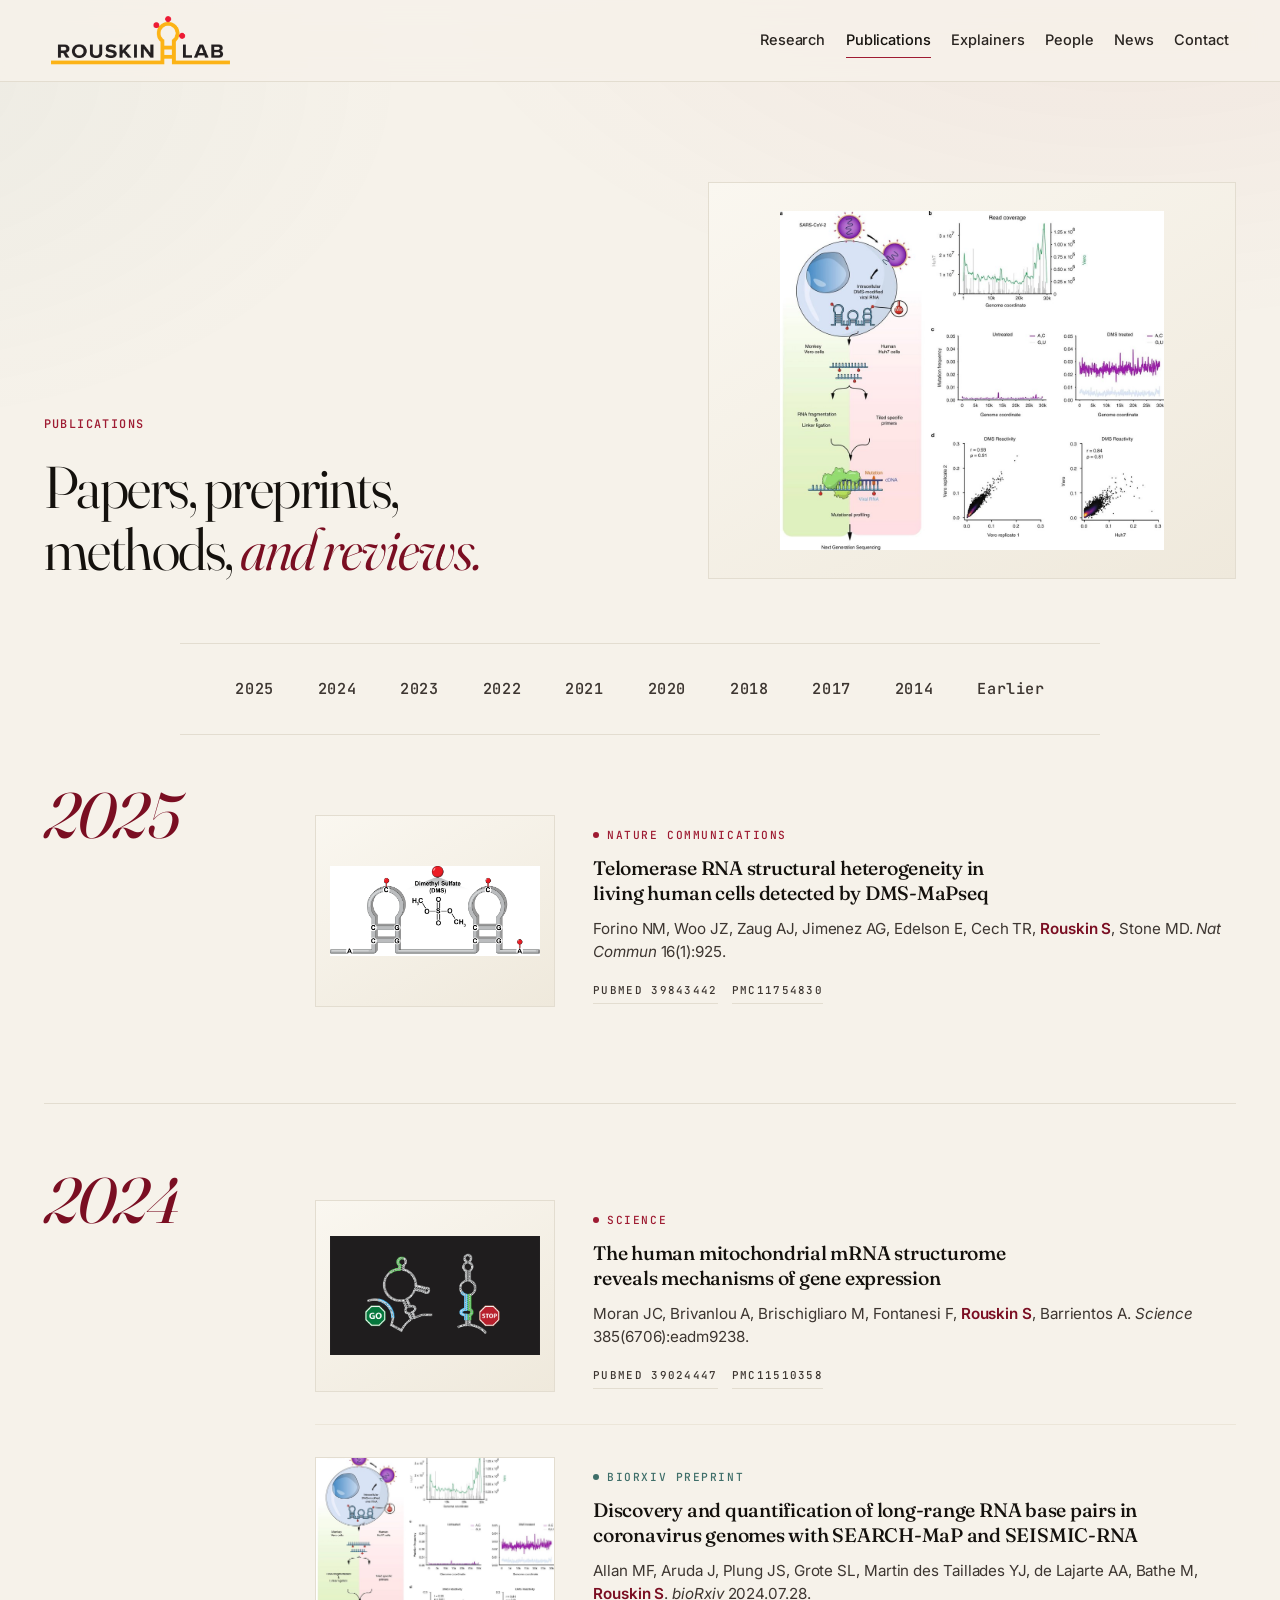
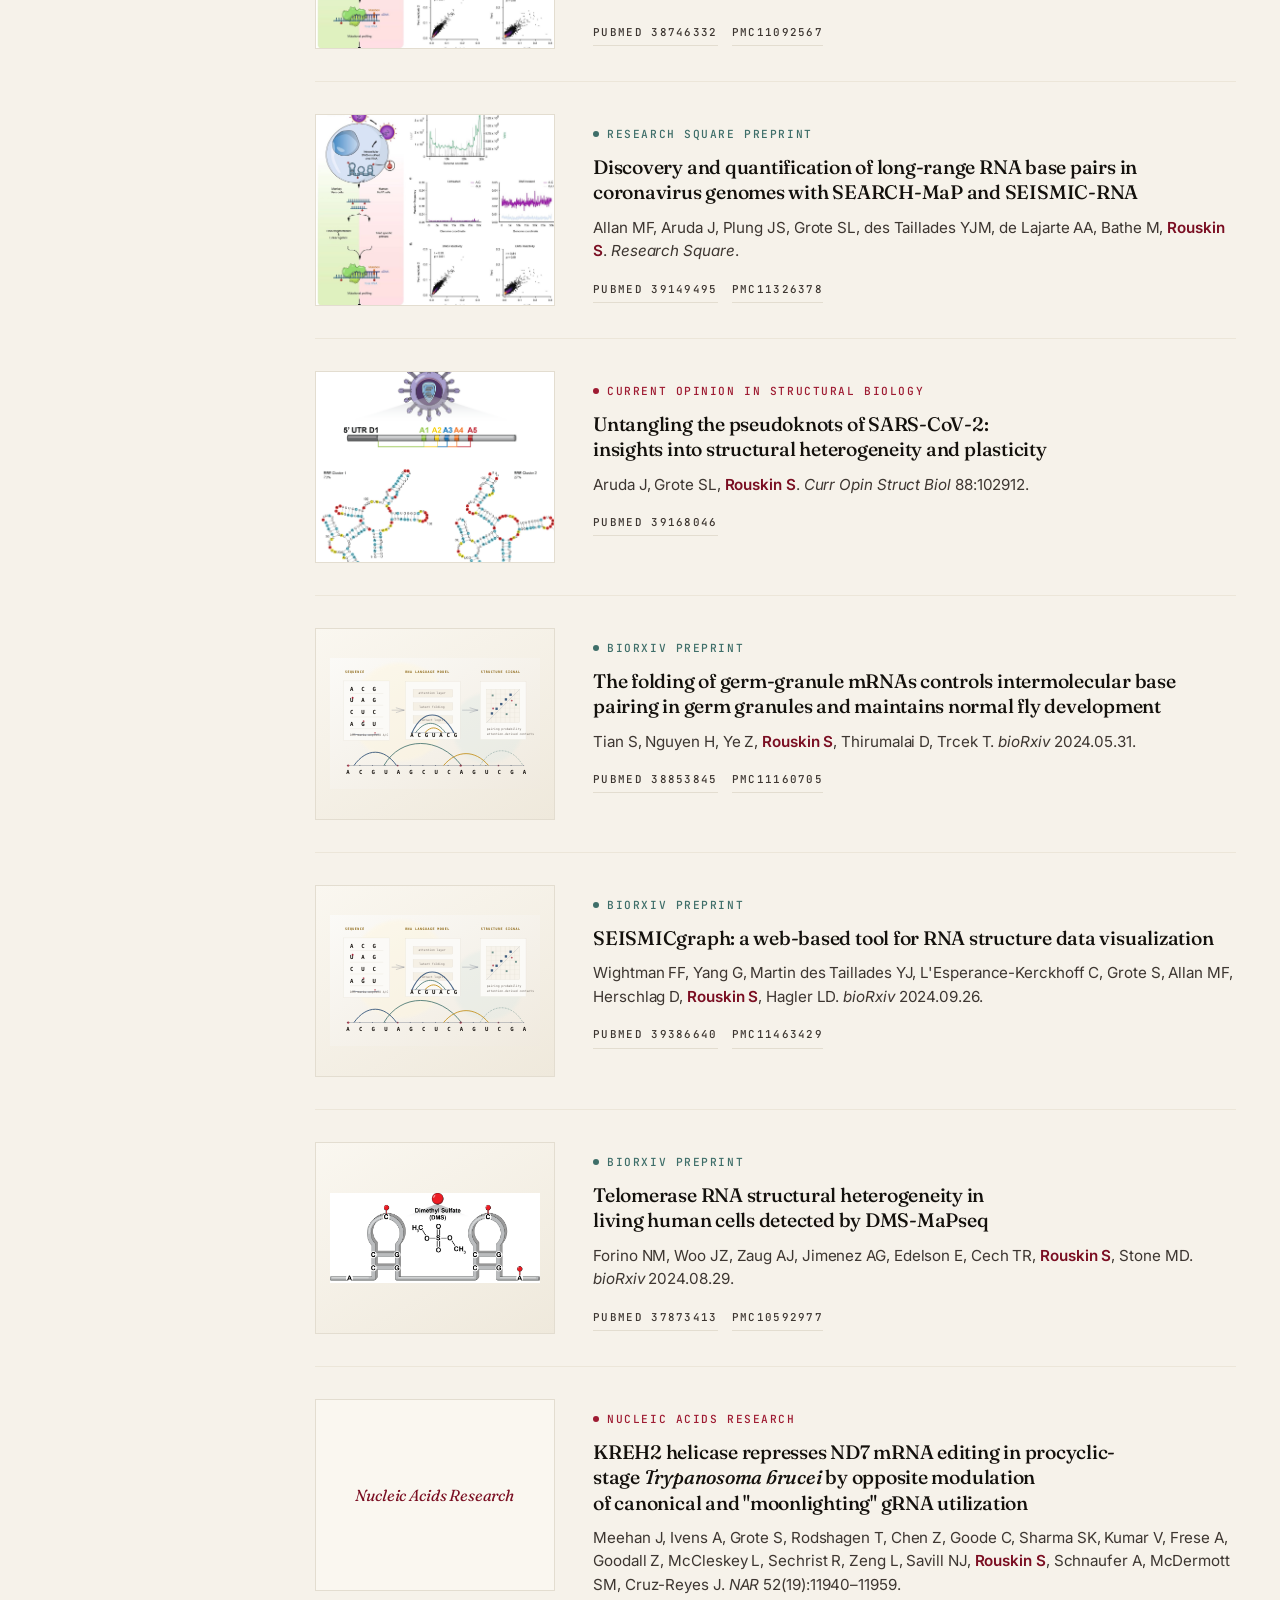
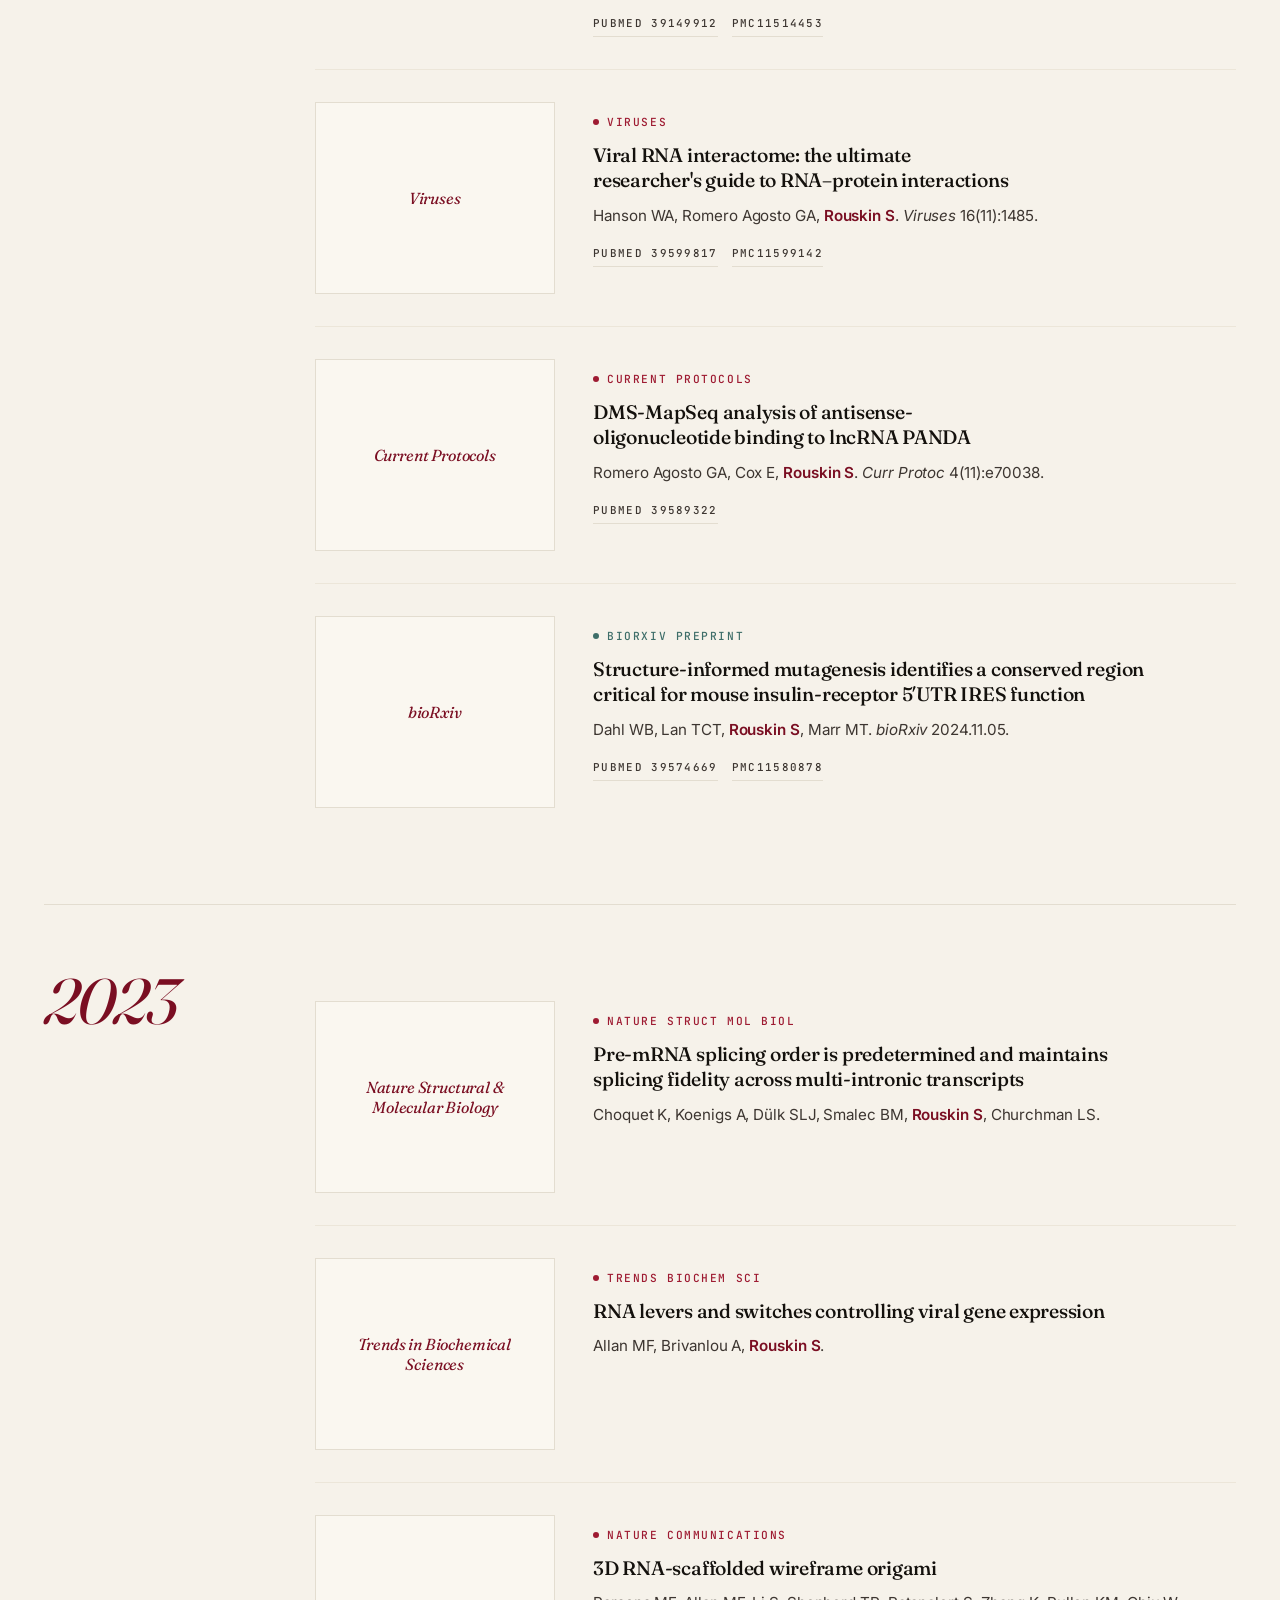
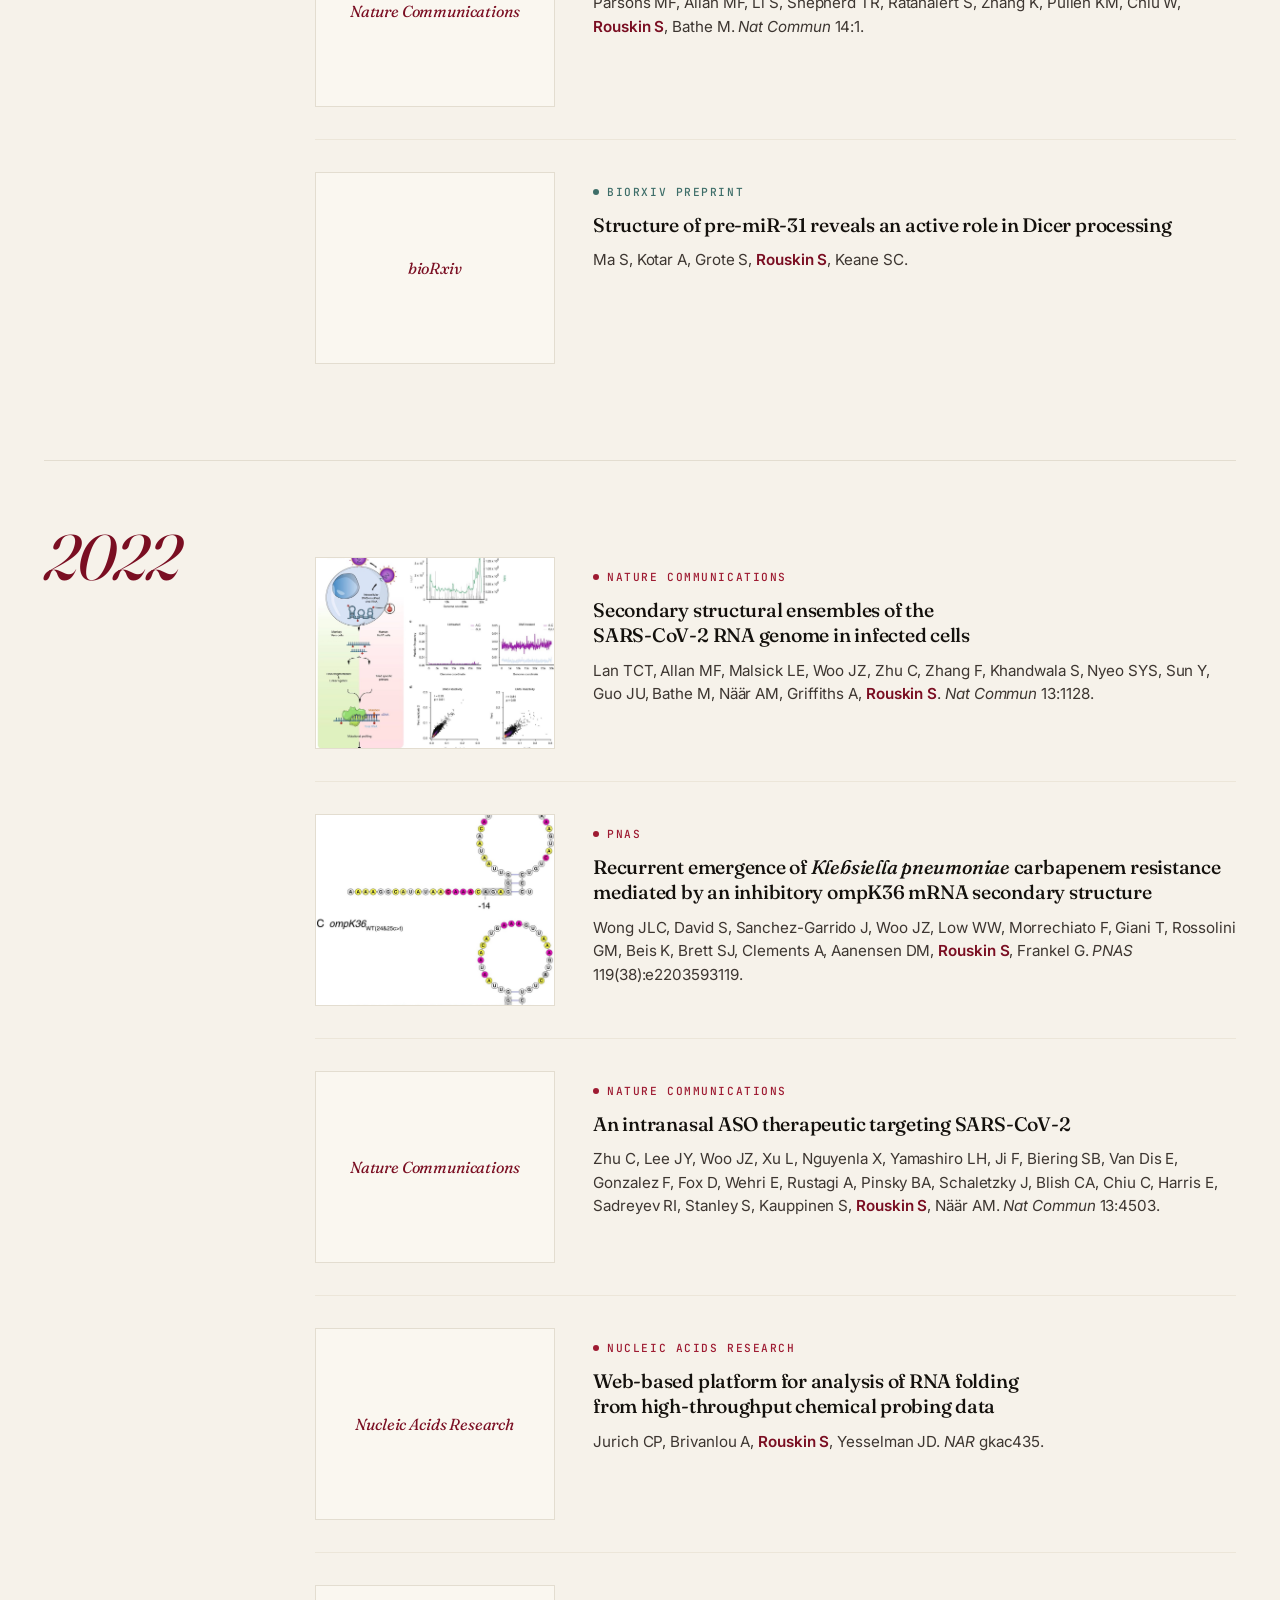
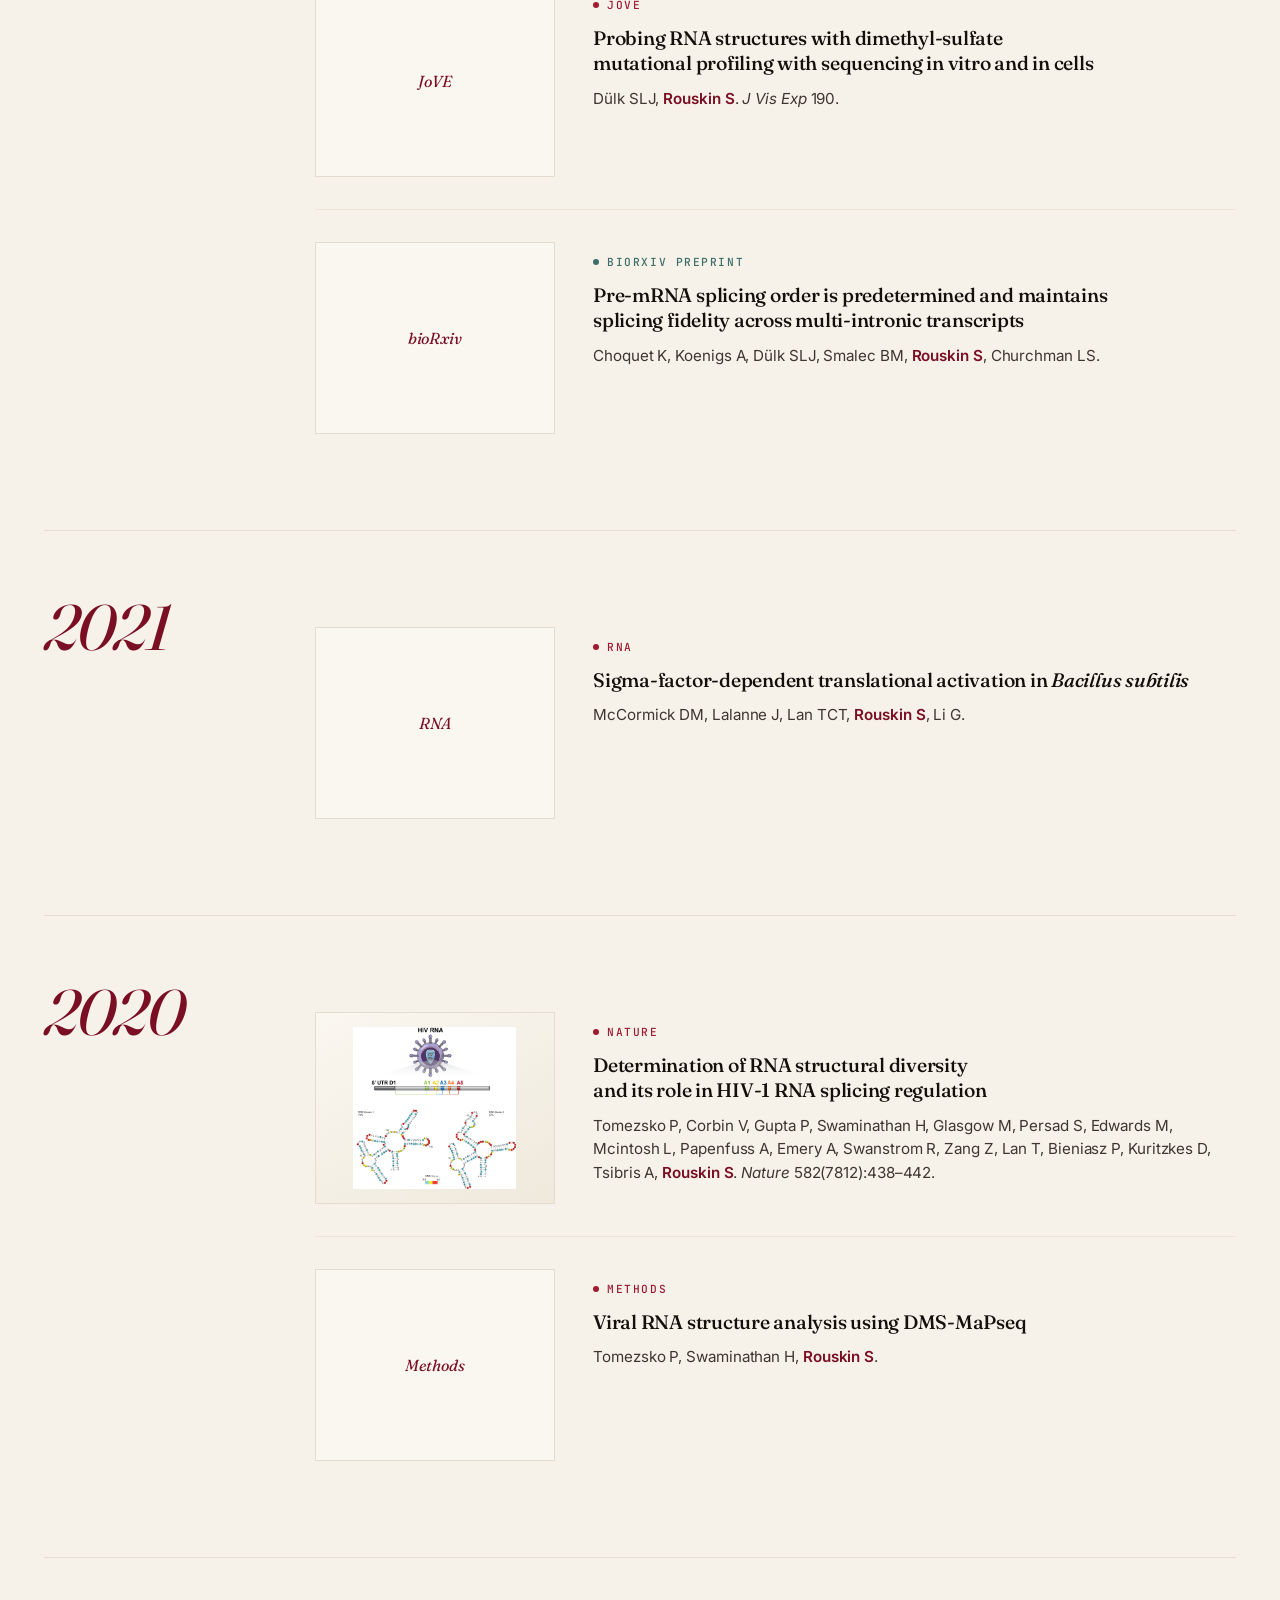
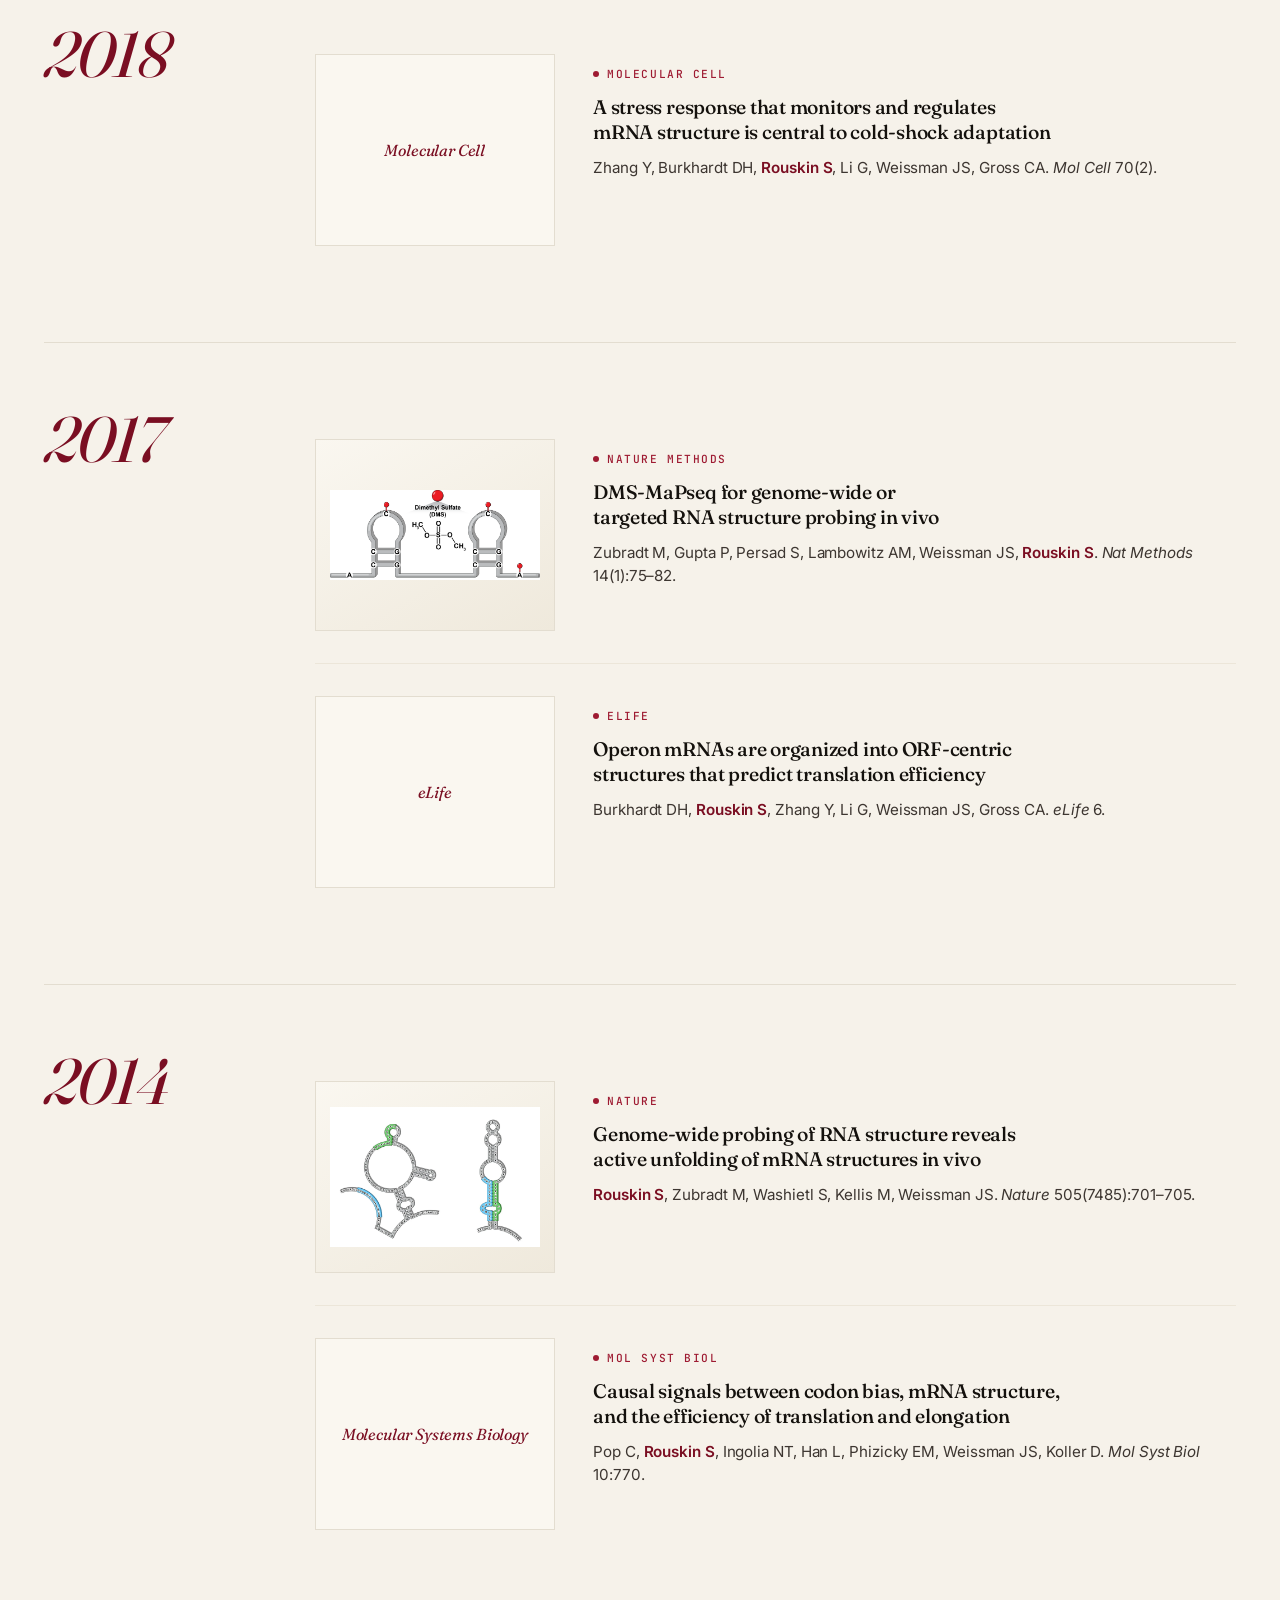
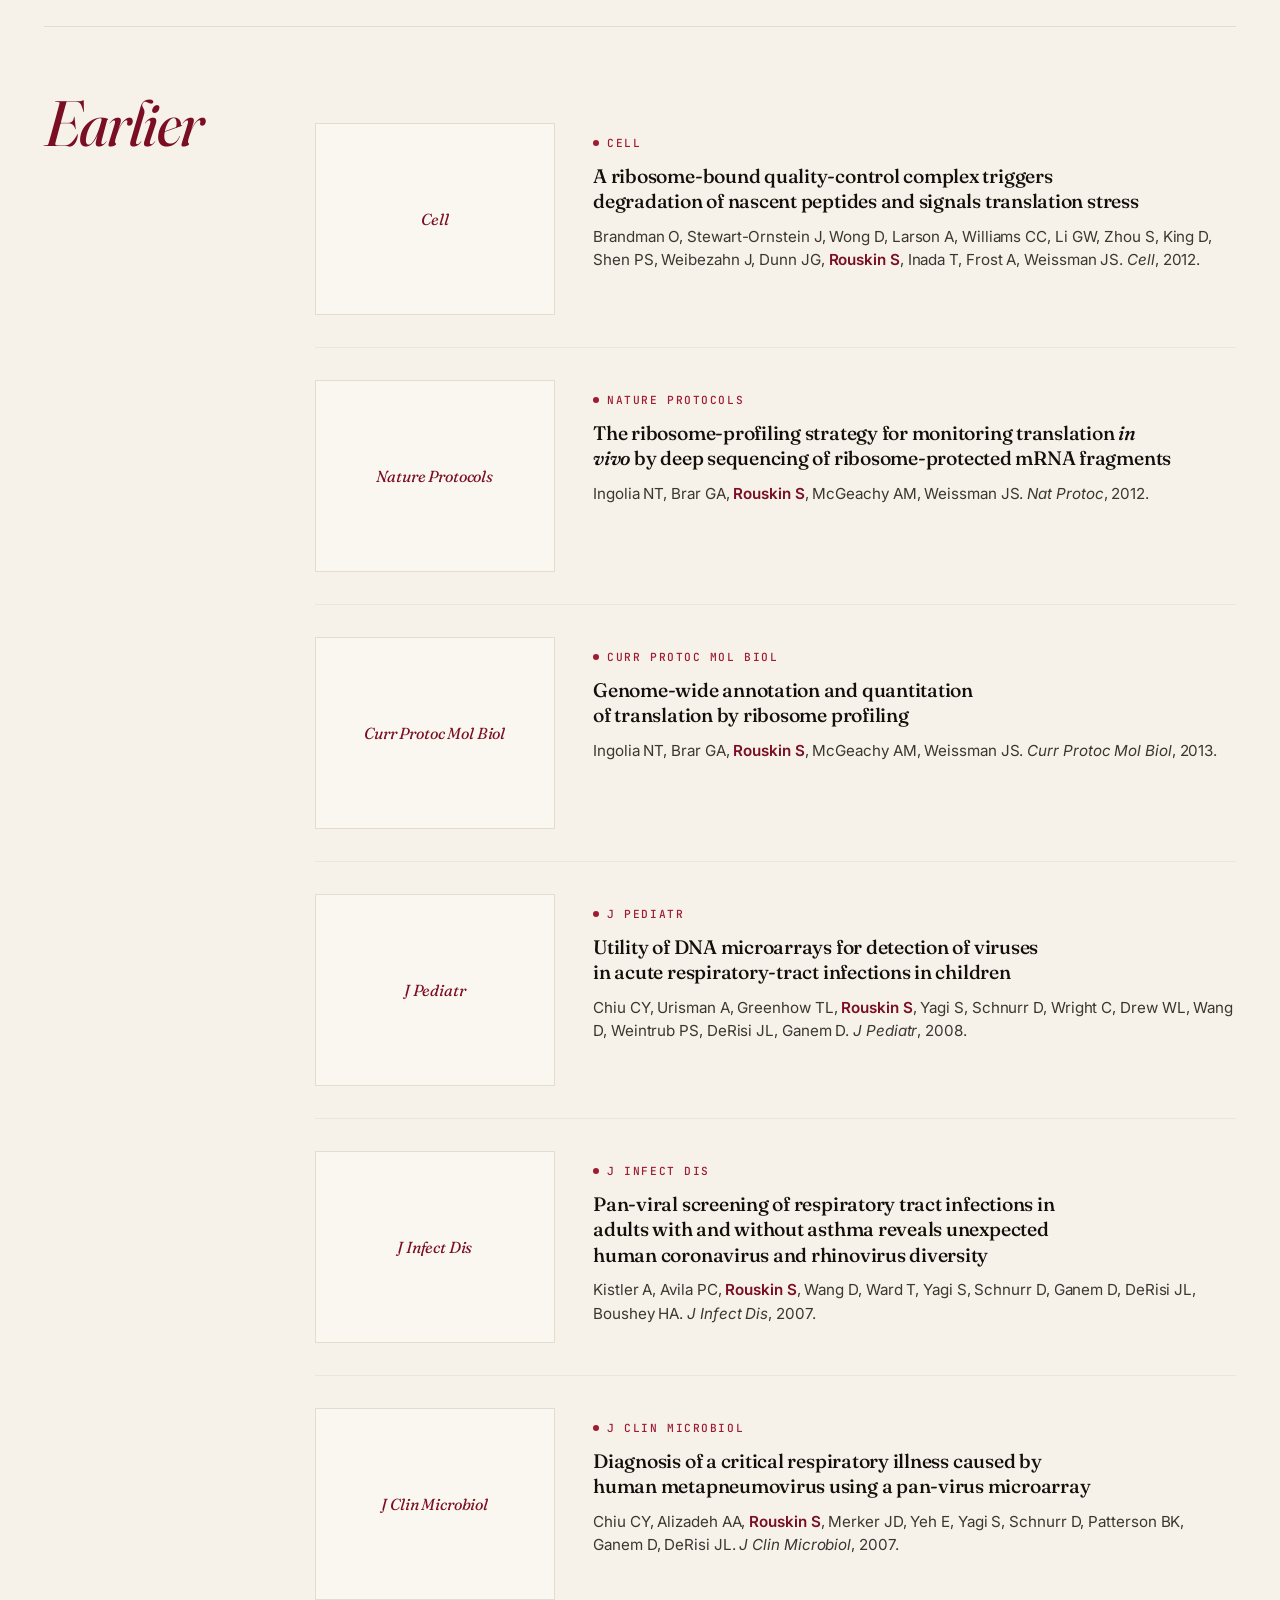
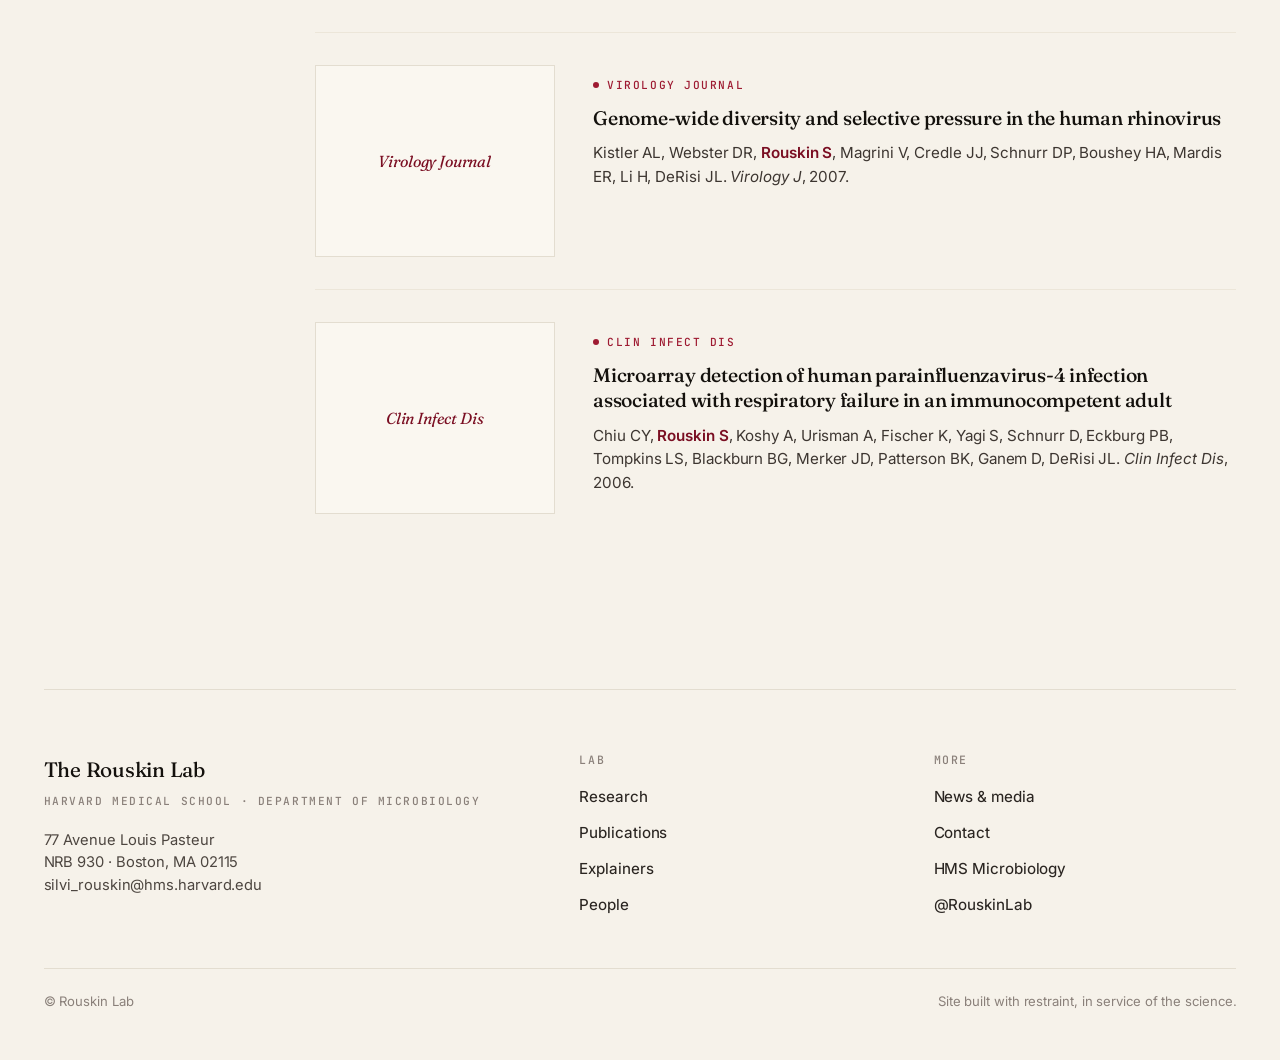
<file: publications.html>
<!doctype html>
<html lang="en">
  <head>
    <meta charset="utf-8" />
    <meta name="viewport" content="width=device-width, initial-scale=1" />
    <title>Publications — Rouskin Lab</title>
    <meta name="description" content="Peer-reviewed papers, preprints, methods, and reviews from the Rouskin Lab at Harvard Medical School, organized by year." />
    <link rel="icon" href="assets/favicon.webp" />
    <link rel="preconnect" href="https://fonts.googleapis.com" />
    <link rel="preconnect" href="https://fonts.gstatic.com" crossorigin />
    <link rel="stylesheet" href="styles.css" />
  </head>
  <body>
    <a class="skip-link" href="#main">Skip to content</a>
    <header class="site-header">
      <a class="brand" href="index.html" aria-label="Rouskin Lab — Home">
        <img src="assets/rouskin-logo-yellow.webp" alt="Rouskin Lab" />
      </a>
      <nav aria-label="Primary navigation">
        <a href="research.html">Research</a>
        <a href="publications.html" aria-current="page">Publications</a>
        <a href="explainers.html">Explainers</a>
        <a href="people.html">People</a>
        <a href="news.html">News</a>
        <a href="contact.html">Contact</a>
      </nav>
    </header>

    <main id="main">
      <section class="page-hero">
        <div class="page-hero-grid">
          <div>
            <p class="kicker">Publications</p>
            <h1>Papers, preprints, methods, <em>and reviews.</em></h1>
          </div>
          <figure class="page-hero-visual contain">
            <img src="assets/news-sarscov2-structure.jpg" alt="Figure from a Rouskin Lab paper on SARS-CoV-2 RNA structure" />
          </figure>
        </div>
      </section>

      <nav class="pub-toolbar" aria-label="Jump to year">
        <a href="#year-2025">2025</a>
        <a href="#year-2024">2024</a>
        <a href="#year-2023">2023</a>
        <a href="#year-2022">2022</a>
        <a href="#year-2021">2021</a>
        <a href="#year-2020">2020</a>
        <a href="#year-2018">2018</a>
        <a href="#year-2017">2017</a>
        <a href="#year-2014">2014</a>
        <a href="#past-publications">Earlier</a>
      </nav>

      <section class="page-section" style="padding-top: 0;">
        <!-- ===== 2025 ===== -->
        <div class="pub-year" id="year-2025">
          <div class="pub-year-label">2025</div>
          <div class="pub-list">
            <article class="pub">
              <div class="pub-thumb contain"><img src="assets/dms-current.webp" alt="DMS-MaPseq RNA probing figure" /></div>
              <div class="pub-body">
                <p class="venue-tag">Nature Communications</p>
                <h3><a href="https://pmc.ncbi.nlm.nih.gov/articles/PMC11754830/">Telomerase RNA structural heterogeneity in living human cells detected by DMS-MaPseq</a></h3>
                <p class="authors">Forino NM, Woo JZ, Zaug AJ, Jimenez AG, Edelson E, Cech TR, <strong class="pi">Rouskin S</strong>, Stone MD. <em>Nat Commun</em> 16(1):925.</p>
                <div class="pub-links">
                  <a href="https://www.ncbi.nlm.nih.gov/pubmed/39843442">PubMed 39843442</a>
                  <a href="https://www.ncbi.nlm.nih.gov/pmc/articles/PMC11754830">PMC11754830</a>
                </div>
              </div>
            </article>
          </div>
        </div>

        <!-- ===== 2024 ===== -->
        <div class="pub-year" id="year-2024">
          <div class="pub-year-label">2024</div>
          <div class="pub-list">
            <article class="pub">
              <div class="pub-thumb contain"><img src="assets/research-banner.webp" alt="Mitochondrial mRNA structurome figure" /></div>
              <div class="pub-body">
                <p class="venue-tag">Science</p>
                <h3><a href="https://www.science.org/doi/10.1126/science.adm9238">The human mitochondrial mRNA structurome reveals mechanisms of gene expression</a></h3>
                <p class="authors">Moran JC, Brivanlou A, Brischigliaro M, Fontanesi F, <strong class="pi">Rouskin S</strong>, Barrientos A. <em>Science</em> 385(6706):eadm9238.</p>
                <div class="pub-links">
                  <a href="https://www.ncbi.nlm.nih.gov/pubmed/39024447">PubMed 39024447</a>
                  <a href="https://www.ncbi.nlm.nih.gov/pmc/articles/PMC11510358">PMC11510358</a>
                </div>
              </div>
            </article>

            <article class="pub">
              <div class="pub-thumb"><img src="assets/news-sarscov2-structure.jpg" alt="SARS-CoV-2 RNA structure figure" /></div>
              <div class="pub-body">
                <p class="venue-tag preprint">bioRxiv preprint</p>
                <h3><a href="https://www.ncbi.nlm.nih.gov/pubmed/38746332">Discovery and quantification of long-range RNA base pairs in coronavirus genomes with SEARCH-MaP and SEISMIC-RNA</a></h3>
                <p class="authors">Allan MF, Aruda J, Plung JS, Grote SL, Martin des Taillades YJ, de Lajarte AA, Bathe M, <strong class="pi">Rouskin S</strong>. <em>bioRxiv</em> 2024.07.28.</p>
                <div class="pub-links">
                  <a href="https://www.ncbi.nlm.nih.gov/pubmed/38746332">PubMed 38746332</a>
                  <a href="https://www.ncbi.nlm.nih.gov/pmc/articles/PMC11092567">PMC11092567</a>
                </div>
              </div>
            </article>

            <article class="pub">
              <div class="pub-thumb"><img src="assets/news-sarscov2-structure.jpg" alt="Coronavirus RNA structure figure" /></div>
              <div class="pub-body">
                <p class="venue-tag preprint">Research Square preprint</p>
                <h3><a href="https://www.ncbi.nlm.nih.gov/pubmed/39149495">Discovery and quantification of long-range RNA base pairs in coronavirus genomes with SEARCH-MaP and SEISMIC-RNA</a></h3>
                <p class="authors">Allan MF, Aruda J, Plung JS, Grote SL, des Taillades YJM, de Lajarte AA, Bathe M, <strong class="pi">Rouskin S</strong>. <em>Research Square</em>.</p>
                <div class="pub-links">
                  <a href="https://www.ncbi.nlm.nih.gov/pubmed/39149495">PubMed 39149495</a>
                  <a href="https://www.ncbi.nlm.nih.gov/pmc/articles/PMC11326378">PMC11326378</a>
                </div>
              </div>
            </article>

            <article class="pub">
              <div class="pub-thumb"><img src="assets/research-hiv.webp" alt="Viral RNA pseudoknot illustration" /></div>
              <div class="pub-body">
                <p class="venue-tag">Current Opinion in Structural Biology</p>
                <h3><a href="https://www.ncbi.nlm.nih.gov/pubmed/39168046">Untangling the pseudoknots of SARS-CoV-2: insights into structural heterogeneity and plasticity</a></h3>
                <p class="authors">Aruda J, Grote SL, <strong class="pi">Rouskin S</strong>. <em>Curr Opin Struct Biol</em> 88:102912.</p>
                <div class="pub-links"><a href="https://www.ncbi.nlm.nih.gov/pubmed/39168046">PubMed 39168046</a></div>
              </div>
            </article>

            <article class="pub">
              <div class="pub-thumb contain"><img src="assets/computational-rna-model.svg" alt="RNA inference diagram" /></div>
              <div class="pub-body">
                <p class="venue-tag preprint">bioRxiv preprint</p>
                <h3><a href="https://pmc.ncbi.nlm.nih.gov/articles/PMC11160705/">The folding of germ-granule mRNAs controls intermolecular base pairing in germ granules and maintains normal fly development</a></h3>
                <p class="authors">Tian S, Nguyen H, Ye Z, <strong class="pi">Rouskin S</strong>, Thirumalai D, Trcek T. <em>bioRxiv</em> 2024.05.31.</p>
                <div class="pub-links">
                  <a href="https://www.ncbi.nlm.nih.gov/pubmed/38853845">PubMed 38853845</a>
                  <a href="https://www.ncbi.nlm.nih.gov/pmc/articles/PMC11160705">PMC11160705</a>
                </div>
              </div>
            </article>

            <article class="pub">
              <div class="pub-thumb contain"><img src="assets/computational-rna-model.svg" alt="SEISMICgraph interface visual" /></div>
              <div class="pub-body">
                <p class="venue-tag preprint">bioRxiv preprint</p>
                <h3><a href="https://www.ncbi.nlm.nih.gov/pubmed/39386640">SEISMICgraph: a web-based tool for RNA structure data visualization</a></h3>
                <p class="authors">Wightman FF, Yang G, Martin des Taillades YJ, L'Esperance-Kerckhoff C, Grote S, Allan MF, Herschlag D, <strong class="pi">Rouskin S</strong>, Hagler LD. <em>bioRxiv</em> 2024.09.26.</p>
                <div class="pub-links">
                  <a href="https://www.ncbi.nlm.nih.gov/pubmed/39386640">PubMed 39386640</a>
                  <a href="https://www.ncbi.nlm.nih.gov/pmc/articles/PMC11463429">PMC11463429</a>
                </div>
              </div>
            </article>

            <article class="pub">
              <div class="pub-thumb contain"><img src="assets/dms-current.webp" alt="DMS-MaPseq figure" /></div>
              <div class="pub-body">
                <p class="venue-tag preprint">bioRxiv preprint</p>
                <h3><a href="https://www.ncbi.nlm.nih.gov/pubmed/37873413">Telomerase RNA structural heterogeneity in living human cells detected by DMS-MaPseq</a></h3>
                <p class="authors">Forino NM, Woo JZ, Zaug AJ, Jimenez AG, Edelson E, Cech TR, <strong class="pi">Rouskin S</strong>, Stone MD. <em>bioRxiv</em> 2024.08.29.</p>
                <div class="pub-links">
                  <a href="https://www.ncbi.nlm.nih.gov/pubmed/37873413">PubMed 37873413</a>
                  <a href="https://www.ncbi.nlm.nih.gov/pmc/articles/PMC10592977">PMC10592977</a>
                </div>
              </div>
            </article>

            <article class="pub no-thumb">
              <div class="pub-venue-box"><span class="venue">Nucleic Acids Research</span></div>
              <div class="pub-body">
                <p class="venue-tag">Nucleic Acids Research</p>
                <h3><a href="https://www.ncbi.nlm.nih.gov/pubmed/39149912">KREH2 helicase represses ND7 mRNA editing in procyclic-stage <em>Trypanosoma brucei</em> by opposite modulation of canonical and "moonlighting" gRNA utilization</a></h3>
                <p class="authors">Meehan J, Ivens A, Grote S, Rodshagen T, Chen Z, Goode C, Sharma SK, Kumar V, Frese A, Goodall Z, McCleskey L, Sechrist R, Zeng L, Savill NJ, <strong class="pi">Rouskin S</strong>, Schnaufer A, McDermott SM, Cruz-Reyes J. <em>NAR</em> 52(19):11940–11959.</p>
                <div class="pub-links">
                  <a href="https://www.ncbi.nlm.nih.gov/pubmed/39149912">PubMed 39149912</a>
                  <a href="https://www.ncbi.nlm.nih.gov/pmc/articles/PMC11514453">PMC11514453</a>
                </div>
              </div>
            </article>

            <article class="pub no-thumb">
              <div class="pub-venue-box"><span class="venue">Viruses</span></div>
              <div class="pub-body">
                <p class="venue-tag">Viruses</p>
                <h3><a href="https://www.ncbi.nlm.nih.gov/pubmed/39599817">Viral RNA interactome: the ultimate researcher's guide to RNA–protein interactions</a></h3>
                <p class="authors">Hanson WA, Romero Agosto GA, <strong class="pi">Rouskin S</strong>. <em>Viruses</em> 16(11):1485.</p>
                <div class="pub-links">
                  <a href="https://www.ncbi.nlm.nih.gov/pubmed/39599817">PubMed 39599817</a>
                  <a href="https://www.ncbi.nlm.nih.gov/pmc/articles/PMC11599142">PMC11599142</a>
                </div>
              </div>
            </article>

            <article class="pub no-thumb">
              <div class="pub-venue-box"><span class="venue">Current Protocols</span></div>
              <div class="pub-body">
                <p class="venue-tag">Current Protocols</p>
                <h3><a href="https://www.ncbi.nlm.nih.gov/pubmed/39589322">DMS-MapSeq analysis of antisense-oligonucleotide binding to lncRNA PANDA</a></h3>
                <p class="authors">Romero Agosto GA, Cox E, <strong class="pi">Rouskin S</strong>. <em>Curr Protoc</em> 4(11):e70038.</p>
                <div class="pub-links"><a href="https://www.ncbi.nlm.nih.gov/pubmed/39589322">PubMed 39589322</a></div>
              </div>
            </article>

            <article class="pub no-thumb">
              <div class="pub-venue-box"><span class="venue">bioRxiv</span></div>
              <div class="pub-body">
                <p class="venue-tag preprint">bioRxiv preprint</p>
                <h3><a href="https://www.ncbi.nlm.nih.gov/pubmed/39574669">Structure-informed mutagenesis identifies a conserved region critical for mouse insulin-receptor 5′UTR IRES function</a></h3>
                <p class="authors">Dahl WB, Lan TCT, <strong class="pi">Rouskin S</strong>, Marr MT. <em>bioRxiv</em> 2024.11.05.</p>
                <div class="pub-links">
                  <a href="https://www.ncbi.nlm.nih.gov/pubmed/39574669">PubMed 39574669</a>
                  <a href="https://www.ncbi.nlm.nih.gov/pmc/articles/PMC11580878">PMC11580878</a>
                </div>
              </div>
            </article>
          </div>
        </div>

        <!-- ===== 2023 ===== -->
        <div class="pub-year" id="year-2023">
          <div class="pub-year-label">2023</div>
          <div class="pub-list">
            <article class="pub no-thumb">
              <div class="pub-venue-box"><span class="venue">Nature Structural &amp; Molecular Biology</span></div>
              <div class="pub-body">
                <p class="venue-tag">Nature Struct Mol Biol</p>
                <h3><a href="https://www.nature.com/articles/s41594-023-01035-2#citeas">Pre-mRNA splicing order is predetermined and maintains splicing fidelity across multi-intronic transcripts</a></h3>
                <p class="authors">Choquet K, Koenigs A, Dülk SLJ, Smalec BM, <strong class="pi">Rouskin S</strong>, Churchman LS.</p>
              </div>
            </article>
            <article class="pub no-thumb">
              <div class="pub-venue-box"><span class="venue">Trends in Biochemical Sciences</span></div>
              <div class="pub-body">
                <p class="venue-tag">Trends Biochem Sci</p>
                <h3><a href="https://www.cell.com/trends/biochemical-sciences/fulltext/S0968-0004(22)00330-9">RNA levers and switches controlling viral gene expression</a></h3>
                <p class="authors">Allan MF, Brivanlou A, <strong class="pi">Rouskin S</strong>.</p>
              </div>
            </article>
            <article class="pub no-thumb">
              <div class="pub-venue-box"><span class="venue">Nature Communications</span></div>
              <div class="pub-body">
                <p class="venue-tag">Nature Communications</p>
                <h3><a href="https://www.nature.com/articles/s41467-023-36156-1">3D RNA-scaffolded wireframe origami</a></h3>
                <p class="authors">Parsons MF, Allan MF, Li S, Shepherd TR, Ratanalert S, Zhang K, Pullen KM, Chiu W, <strong class="pi">Rouskin S</strong>, Bathe M. <em>Nat Commun</em> 14:1.</p>
              </div>
            </article>
            <article class="pub no-thumb">
              <div class="pub-venue-box"><span class="venue">bioRxiv</span></div>
              <div class="pub-body">
                <p class="venue-tag preprint">bioRxiv preprint</p>
                <h3><a href="https://www.biorxiv.org/content/10.1101/2023.01.03.519659v1">Structure of pre-miR-31 reveals an active role in Dicer processing</a></h3>
                <p class="authors">Ma S, Kotar A, Grote S, <strong class="pi">Rouskin S</strong>, Keane SC.</p>
              </div>
            </article>
          </div>
        </div>

        <!-- ===== 2022 ===== -->
        <div class="pub-year" id="year-2022">
          <div class="pub-year-label">2022</div>
          <div class="pub-list">
            <article class="pub">
              <div class="pub-thumb"><img src="assets/news-sarscov2-structure.jpg" alt="Figure from Rouskin Lab paper on SARS-CoV-2 RNA structure" /></div>
              <div class="pub-body">
                <p class="venue-tag">Nature Communications</p>
                <h3><a href="https://www.nature.com/articles/s41467-022-28603-2">Secondary structural ensembles of the SARS-CoV-2 RNA genome in infected cells</a></h3>
                <p class="authors">Lan TCT, Allan MF, Malsick LE, Woo JZ, Zhu C, Zhang F, Khandwala S, Nyeo SYS, Sun Y, Guo JU, Bathe M, Näär AM, Griffiths A, <strong class="pi">Rouskin S</strong>. <em>Nat Commun</em> 13:1128.</p>
              </div>
            </article>

            <article class="pub">
              <div class="pub-thumb"><img src="assets/news-pnas-klebsiella.jpg" alt="Klebsiella pneumoniae RNA structure figure" /></div>
              <div class="pub-body">
                <p class="venue-tag">PNAS</p>
                <h3><a href="https://www.pnas.org/doi/10.1073/pnas.2203593119">Recurrent emergence of <em>Klebsiella pneumoniae</em> carbapenem resistance mediated by an inhibitory ompK36 mRNA secondary structure</a></h3>
                <p class="authors">Wong JLC, David S, Sanchez-Garrido J, Woo JZ, Low WW, Morrechiato F, Giani T, Rossolini GM, Beis K, Brett SJ, Clements A, Aanensen DM, <strong class="pi">Rouskin S</strong>, Frankel G. <em>PNAS</em> 119(38):e2203593119.</p>
              </div>
            </article>

            <article class="pub no-thumb">
              <div class="pub-venue-box"><span class="venue">Nature Communications</span></div>
              <div class="pub-body">
                <p class="venue-tag">Nature Communications</p>
                <h3><a href="https://www.nature.com/articles/s41467-022-32216-0">An intranasal ASO therapeutic targeting SARS-CoV-2</a></h3>
                <p class="authors">Zhu C, Lee JY, Woo JZ, Xu L, Nguyenla X, Yamashiro LH, Ji F, Biering SB, Van Dis E, Gonzalez F, Fox D, Wehri E, Rustagi A, Pinsky BA, Schaletzky J, Blish CA, Chiu C, Harris E, Sadreyev RI, Stanley S, Kauppinen S, <strong class="pi">Rouskin S</strong>, Näär AM. <em>Nat Commun</em> 13:4503.</p>
              </div>
            </article>

            <article class="pub no-thumb">
              <div class="pub-venue-box"><span class="venue">Nucleic Acids Research</span></div>
              <div class="pub-body">
                <p class="venue-tag">Nucleic Acids Research</p>
                <h3><a href="https://academic.oup.com/nar/advance-article/doi/10.1093/nar/gkac435/6601281">Web-based platform for analysis of RNA folding from high-throughput chemical probing data</a></h3>
                <p class="authors">Jurich CP, Brivanlou A, <strong class="pi">Rouskin S</strong>, Yesselman JD. <em>NAR</em> gkac435.</p>
              </div>
            </article>

            <article class="pub no-thumb">
              <div class="pub-venue-box"><span class="venue">JoVE</span></div>
              <div class="pub-body">
                <p class="venue-tag">JoVE</p>
                <h3><a href="https://europepmc.org/article/med/36571415">Probing RNA structures with dimethyl-sulfate mutational profiling with sequencing in vitro and in cells</a></h3>
                <p class="authors">Dülk SLJ, <strong class="pi">Rouskin S</strong>. <em>J Vis Exp</em> 190.</p>
              </div>
            </article>

            <article class="pub no-thumb">
              <div class="pub-venue-box"><span class="venue">bioRxiv</span></div>
              <div class="pub-body">
                <p class="venue-tag preprint">bioRxiv preprint</p>
                <h3><a href="https://www.biorxiv.org/content/10.1101/2022.08.12.503515v2">Pre-mRNA splicing order is predetermined and maintains splicing fidelity across multi-intronic transcripts</a></h3>
                <p class="authors">Choquet K, Koenigs A, Dülk SLJ, Smalec BM, <strong class="pi">Rouskin S</strong>, Churchman LS.</p>
              </div>
            </article>
          </div>
        </div>

        <!-- ===== 2021 ===== -->
        <div class="pub-year" id="year-2021">
          <div class="pub-year-label">2021</div>
          <div class="pub-list">
            <article class="pub no-thumb">
              <div class="pub-venue-box"><span class="venue">RNA</span></div>
              <div class="pub-body">
                <p class="venue-tag">RNA</p>
                <h3><a href="https://rnajournal.cshlp.org/content/early/2021/04/29/rna.078747.121">Sigma-factor-dependent translational activation in <em>Bacillus subtilis</em></a></h3>
                <p class="authors">McCormick DM, Lalanne J, Lan TCT, <strong class="pi">Rouskin S</strong>, Li G.</p>
              </div>
            </article>
          </div>
        </div>

        <!-- ===== 2020 ===== -->
        <div class="pub-year" id="year-2020">
          <div class="pub-year-label">2020</div>
          <div class="pub-list">
            <article class="pub">
              <div class="pub-thumb contain"><img src="assets/research-hiv.webp" alt="HIV RNA alternative structures figure" /></div>
              <div class="pub-body">
                <p class="venue-tag">Nature</p>
                <h3><a href="https://www.nature.com/articles/s41586-020-2253-5">Determination of RNA structural diversity and its role in HIV-1 RNA splicing regulation</a></h3>
                <p class="authors">Tomezsko P, Corbin V, Gupta P, Swaminathan H, Glasgow M, Persad S, Edwards M, Mcintosh L, Papenfuss A, Emery A, Swanstrom R, Zang Z, Lan T, Bieniasz P, Kuritzkes D, Tsibris A, <strong class="pi">Rouskin S</strong>. <em>Nature</em> 582(7812):438–442.</p>
              </div>
            </article>
            <article class="pub no-thumb">
              <div class="pub-venue-box"><span class="venue">Methods</span></div>
              <div class="pub-body">
                <p class="venue-tag">Methods</p>
                <h3><a href="https://www.sciencedirect.com/science/article/pii/S1046202319302270">Viral RNA structure analysis using DMS-MaPseq</a></h3>
                <p class="authors">Tomezsko P, Swaminathan H, <strong class="pi">Rouskin S</strong>.</p>
              </div>
            </article>
          </div>
        </div>

        <!-- ===== 2018 ===== -->
        <div class="pub-year" id="year-2018">
          <div class="pub-year-label">2018</div>
          <div class="pub-list">
            <article class="pub no-thumb">
              <div class="pub-venue-box"><span class="venue">Molecular Cell</span></div>
              <div class="pub-body">
                <p class="venue-tag">Molecular Cell</p>
                <h3><a href="https://www.sciencedirect.com/science/article/pii/S1097276518301801">A stress response that monitors and regulates mRNA structure is central to cold-shock adaptation</a></h3>
                <p class="authors">Zhang Y, Burkhardt DH, <strong class="pi">Rouskin S</strong>, Li G, Weissman JS, Gross CA. <em>Mol Cell</em> 70(2).</p>
              </div>
            </article>
          </div>
        </div>

        <!-- ===== 2017 ===== -->
        <div class="pub-year" id="year-2017">
          <div class="pub-year-label">2017</div>
          <div class="pub-list">
            <article class="pub">
              <div class="pub-thumb contain"><img src="assets/dms-current.webp" alt="DMS-MaPseq method figure" /></div>
              <div class="pub-body">
                <p class="venue-tag">Nature Methods</p>
                <h3><a href="https://www.nature.com/articles/nmeth.4057">DMS-MaPseq for genome-wide or targeted RNA structure probing in vivo</a></h3>
                <p class="authors">Zubradt M, Gupta P, Persad S, Lambowitz AM, Weissman JS, <strong class="pi">Rouskin S</strong>. <em>Nat Methods</em> 14(1):75–82.</p>
              </div>
            </article>
            <article class="pub no-thumb">
              <div class="pub-venue-box"><span class="venue">eLife</span></div>
              <div class="pub-body">
                <p class="venue-tag">eLife</p>
                <h3><a href="https://elifesciences.org/articles/22037">Operon mRNAs are organized into ORF-centric structures that predict translation efficiency</a></h3>
                <p class="authors">Burkhardt DH, <strong class="pi">Rouskin S</strong>, Zhang Y, Li G, Weissman JS, Gross CA. <em>eLife</em> 6.</p>
              </div>
            </article>
          </div>
        </div>

        <!-- ===== 2014 ===== -->
        <div class="pub-year" id="year-2014">
          <div class="pub-year-label">2014</div>
          <div class="pub-list">
            <article class="pub">
              <div class="pub-thumb contain"><img src="assets/alternative-rna-structures.webp" alt="In vivo mRNA structure unfolding figure" /></div>
              <div class="pub-body">
                <p class="venue-tag">Nature</p>
                <h3><a href="https://www.nature.com/articles/nature12894">Genome-wide probing of RNA structure reveals active unfolding of mRNA structures in vivo</a></h3>
                <p class="authors"><strong class="pi">Rouskin S</strong>, Zubradt M, Washietl S, Kellis M, Weissman JS. <em>Nature</em> 505(7485):701–705.</p>
              </div>
            </article>
            <article class="pub no-thumb">
              <div class="pub-venue-box"><span class="venue">Molecular Systems Biology</span></div>
              <div class="pub-body">
                <p class="venue-tag">Mol Syst Biol</p>
                <h3><a href="https://www.ncbi.nlm.nih.gov/pmc/articles/PMC4300493/">Causal signals between codon bias, mRNA structure, and the efficiency of translation and elongation</a></h3>
                <p class="authors">Pop C, <strong class="pi">Rouskin S</strong>, Ingolia NT, Han L, Phizicky EM, Weissman JS, Koller D. <em>Mol Syst Biol</em> 10:770.</p>
              </div>
            </article>
          </div>
        </div>

        <!-- ===== Earlier ===== -->
        <div class="pub-year" id="past-publications">
          <div class="pub-year-label">Earlier</div>
          <div class="pub-list">
            <article class="pub no-thumb">
              <div class="pub-venue-box"><span class="venue">Cell</span></div>
              <div class="pub-body">
                <p class="venue-tag">Cell</p>
                <h3><a href="https://www.sciencedirect.com/science/article/pii/S0092867412013396">A ribosome-bound quality-control complex triggers degradation of nascent peptides and signals translation stress</a></h3>
                <p class="authors">Brandman O, Stewart-Ornstein J, Wong D, Larson A, Williams CC, Li GW, Zhou S, King D, Shen PS, Weibezahn J, Dunn JG, <strong class="pi">Rouskin S</strong>, Inada T, Frost A, Weissman JS. <em>Cell</em>, 2012.</p>
              </div>
            </article>
            <article class="pub no-thumb">
              <div class="pub-venue-box"><span class="venue">Nature Protocols</span></div>
              <div class="pub-body">
                <p class="venue-tag">Nature Protocols</p>
                <h3><a href="https://www.nature.com/articles/nprot.2012.086">The ribosome-profiling strategy for monitoring translation <em>in vivo</em> by deep sequencing of ribosome-protected mRNA fragments</a></h3>
                <p class="authors">Ingolia NT, Brar GA, <strong class="pi">Rouskin S</strong>, McGeachy AM, Weissman JS. <em>Nat Protoc</em>, 2012.</p>
              </div>
            </article>
            <article class="pub no-thumb">
              <div class="pub-venue-box"><span class="venue">Curr Protoc Mol Biol</span></div>
              <div class="pub-body">
                <p class="venue-tag">Curr Protoc Mol Biol</p>
                <h3><a href="https://currentprotocols.onlinelibrary.wiley.com/doi/10.1002/0471142727.mb0418s103">Genome-wide annotation and quantitation of translation by ribosome profiling</a></h3>
                <p class="authors">Ingolia NT, Brar GA, <strong class="pi">Rouskin S</strong>, McGeachy AM, Weissman JS. <em>Curr Protoc Mol Biol</em>, 2013.</p>
              </div>
            </article>
            <article class="pub no-thumb">
              <div class="pub-venue-box"><span class="venue">J Pediatr</span></div>
              <div class="pub-body">
                <p class="venue-tag">J Pediatr</p>
                <h3><a href="https://www.ncbi.nlm.nih.gov/pmc/articles/PMC3174048/">Utility of DNA microarrays for detection of viruses in acute respiratory-tract infections in children</a></h3>
                <p class="authors">Chiu CY, Urisman A, Greenhow TL, <strong class="pi">Rouskin S</strong>, Yagi S, Schnurr D, Wright C, Drew WL, Wang D, Weintrub PS, DeRisi JL, Ganem D. <em>J Pediatr</em>, 2008.</p>
              </div>
            </article>
            <article class="pub no-thumb">
              <div class="pub-venue-box"><span class="venue">J Infect Dis</span></div>
              <div class="pub-body">
                <p class="venue-tag">J Infect Dis</p>
                <h3><a href="https://academic.oup.com/jid/article/196/6/817/2191827">Pan-viral screening of respiratory tract infections in adults with and without asthma reveals unexpected human coronavirus and rhinovirus diversity</a></h3>
                <p class="authors">Kistler A, Avila PC, <strong class="pi">Rouskin S</strong>, Wang D, Ward T, Yagi S, Schnurr D, Ganem D, DeRisi JL, Boushey HA. <em>J Infect Dis</em>, 2007.</p>
              </div>
            </article>
            <article class="pub no-thumb">
              <div class="pub-venue-box"><span class="venue">J Clin Microbiol</span></div>
              <div class="pub-body">
                <p class="venue-tag">J Clin Microbiol</p>
                <h3><a href="https://www.ncbi.nlm.nih.gov/pmc/articles/PMC1933008/">Diagnosis of a critical respiratory illness caused by human metapneumovirus using a pan-virus microarray</a></h3>
                <p class="authors">Chiu CY, Alizadeh AA, <strong class="pi">Rouskin S</strong>, Merker JD, Yeh E, Yagi S, Schnurr D, Patterson BK, Ganem D, DeRisi JL. <em>J Clin Microbiol</em>, 2007.</p>
              </div>
            </article>
            <article class="pub no-thumb">
              <div class="pub-venue-box"><span class="venue">Virology Journal</span></div>
              <div class="pub-body">
                <p class="venue-tag">Virology Journal</p>
                <h3><a href="https://virologyj.biomedcentral.com/articles/10.1186/1743-422X-4-40">Genome-wide diversity and selective pressure in the human rhinovirus</a></h3>
                <p class="authors">Kistler AL, Webster DR, <strong class="pi">Rouskin S</strong>, Magrini V, Credle JJ, Schnurr DP, Boushey HA, Mardis ER, Li H, DeRisi JL. <em>Virology J</em>, 2007.</p>
              </div>
            </article>
            <article class="pub no-thumb">
              <div class="pub-venue-box"><span class="venue">Clin Infect Dis</span></div>
              <div class="pub-body">
                <p class="venue-tag">Clin Infect Dis</p>
                <h3><a href="https://academic.oup.com/cid/article-lookup/doi/10.1086/507896">Microarray detection of human parainfluenzavirus-4 infection associated with respiratory failure in an immunocompetent adult</a></h3>
                <p class="authors">Chiu CY, <strong class="pi">Rouskin S</strong>, Koshy A, Urisman A, Fischer K, Yagi S, Schnurr D, Eckburg PB, Tompkins LS, Blackburn BG, Merker JD, Patterson BK, Ganem D, DeRisi JL. <em>Clin Infect Dis</em>, 2006.</p>
              </div>
            </article>
          </div>
        </div>
      </section>
    </main>

    <footer class="site-footer">
      <div class="footer-grid">
        <div>
          <div class="footer-brand">The Rouskin Lab<small>Harvard Medical School · Department of Microbiology</small></div>
          <address>77 Avenue Louis Pasteur<br />NRB 930 · Boston, MA 02115<br /><a href="mailto:silvi_rouskin@hms.harvard.edu">silvi_rouskin@hms.harvard.edu</a></address>
        </div>
        <div class="footer-col"><h4>Lab</h4><ul><li><a href="research.html">Research</a></li><li><a href="publications.html">Publications</a></li><li><a href="explainers.html">Explainers</a></li><li><a href="people.html">People</a></li></ul></div>
        <div class="footer-col"><h4>More</h4><ul><li><a href="news.html">News &amp; media</a></li><li><a href="contact.html">Contact</a></li><li><a href="https://micro.hms.harvard.edu">HMS Microbiology</a></li><li><a href="https://twitter.com/RouskinLab">@RouskinLab</a></li></ul></div>
      </div>
      <div class="footer-meta"><span>© Rouskin Lab</span><span>Site built with restraint, in service of the science.</span></div>
    </footer>
  </body>
</html>
</file>
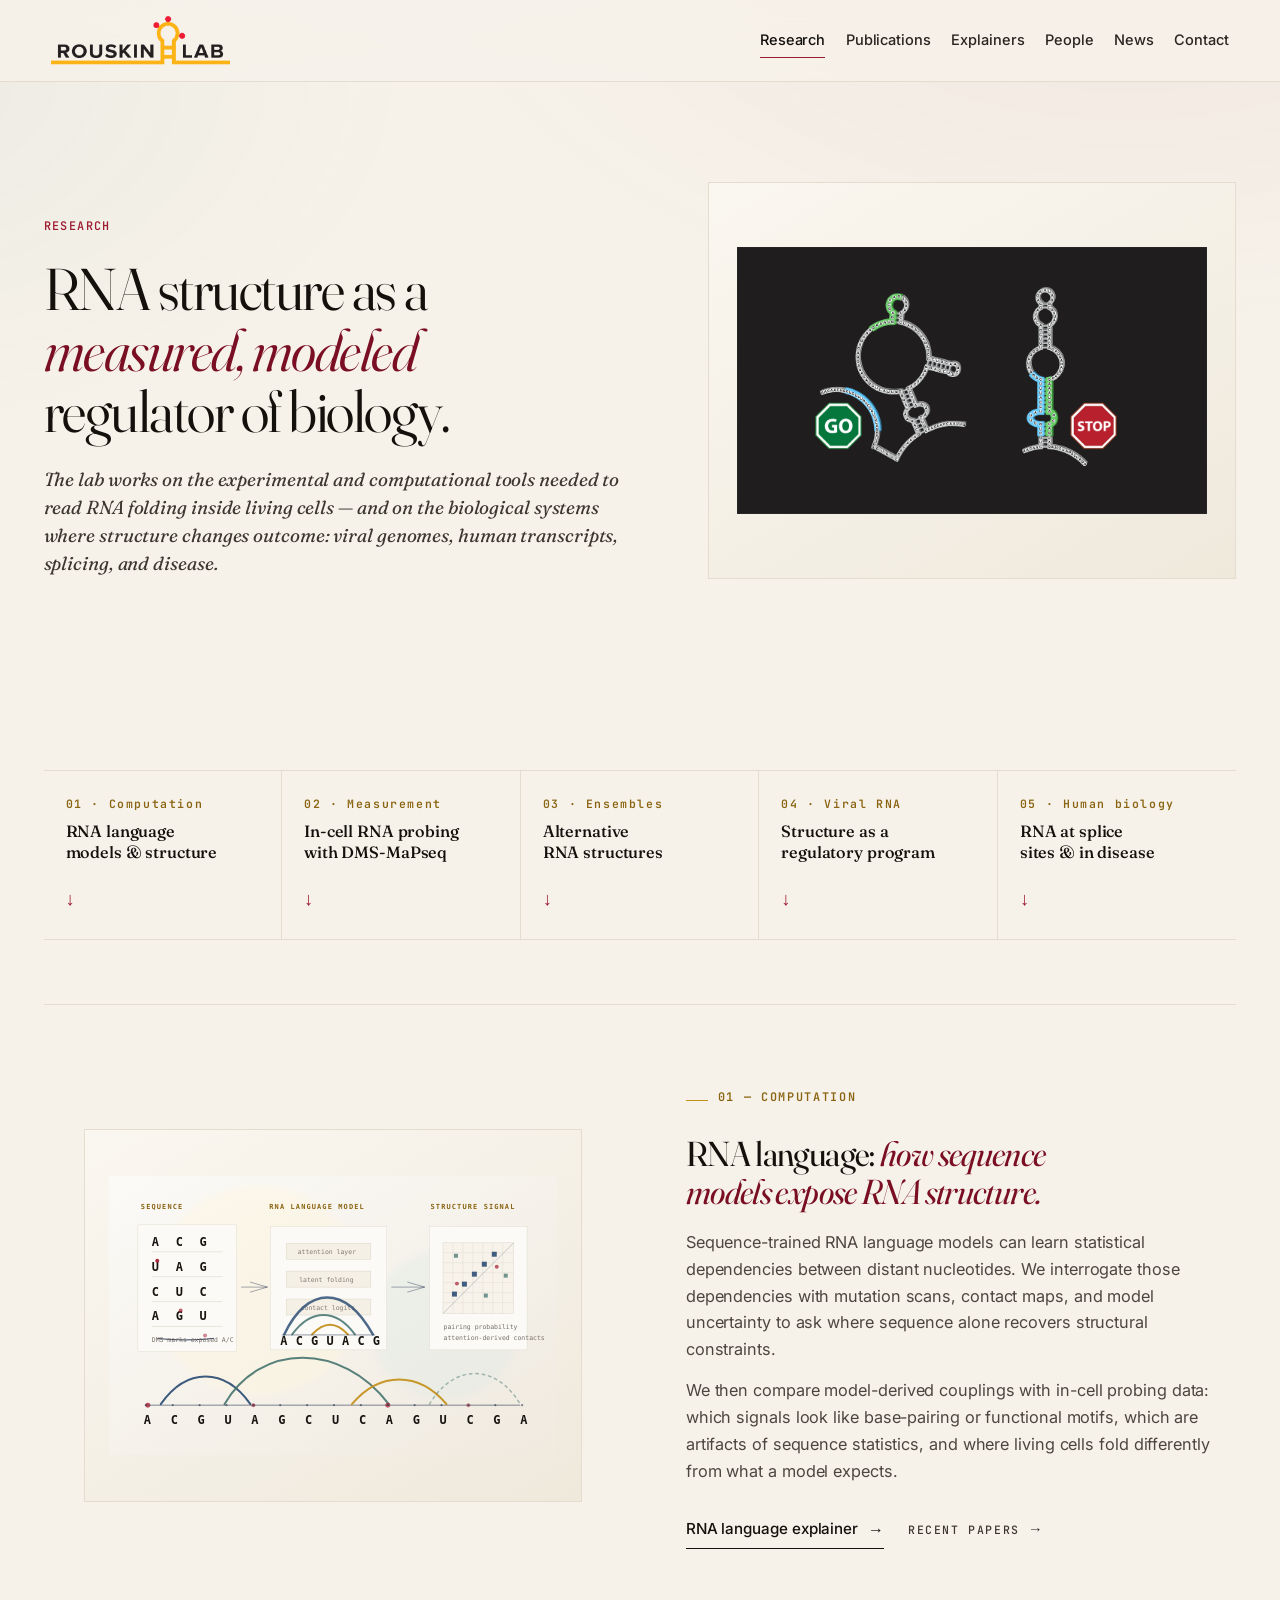
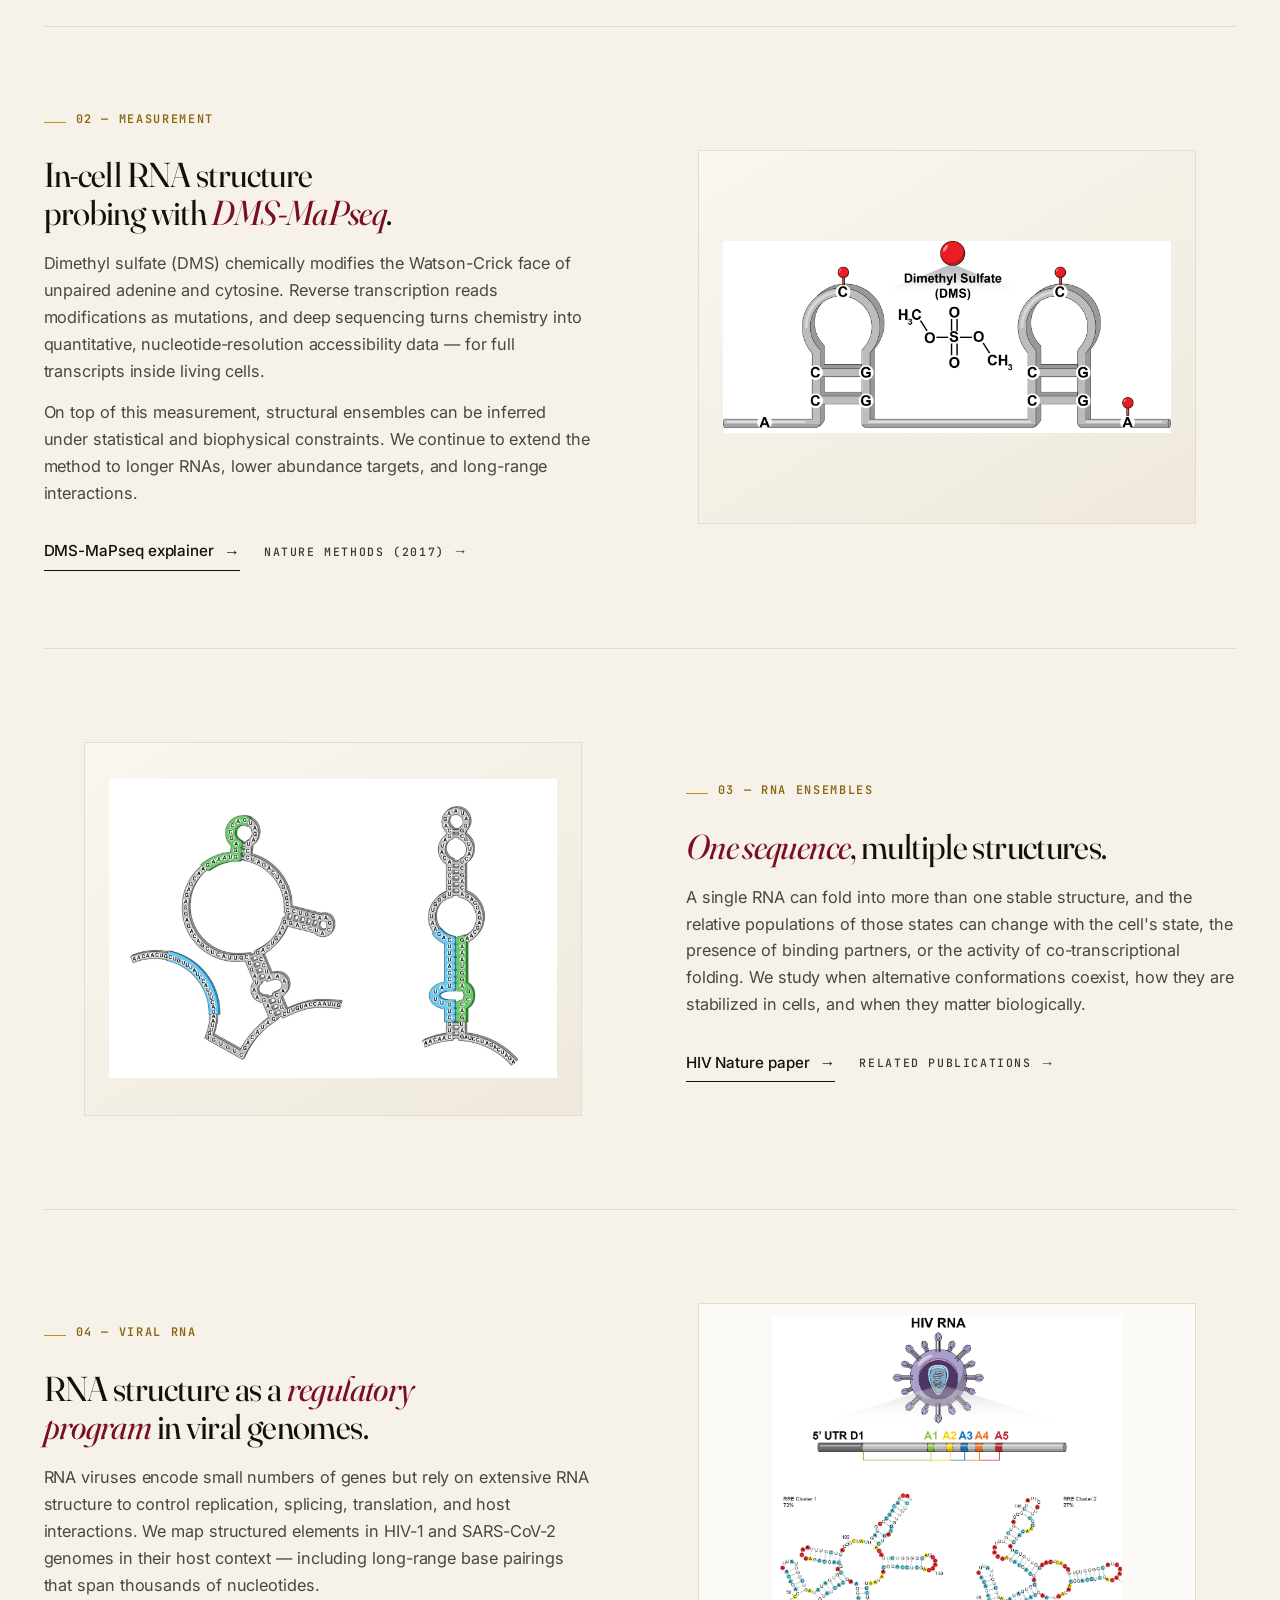
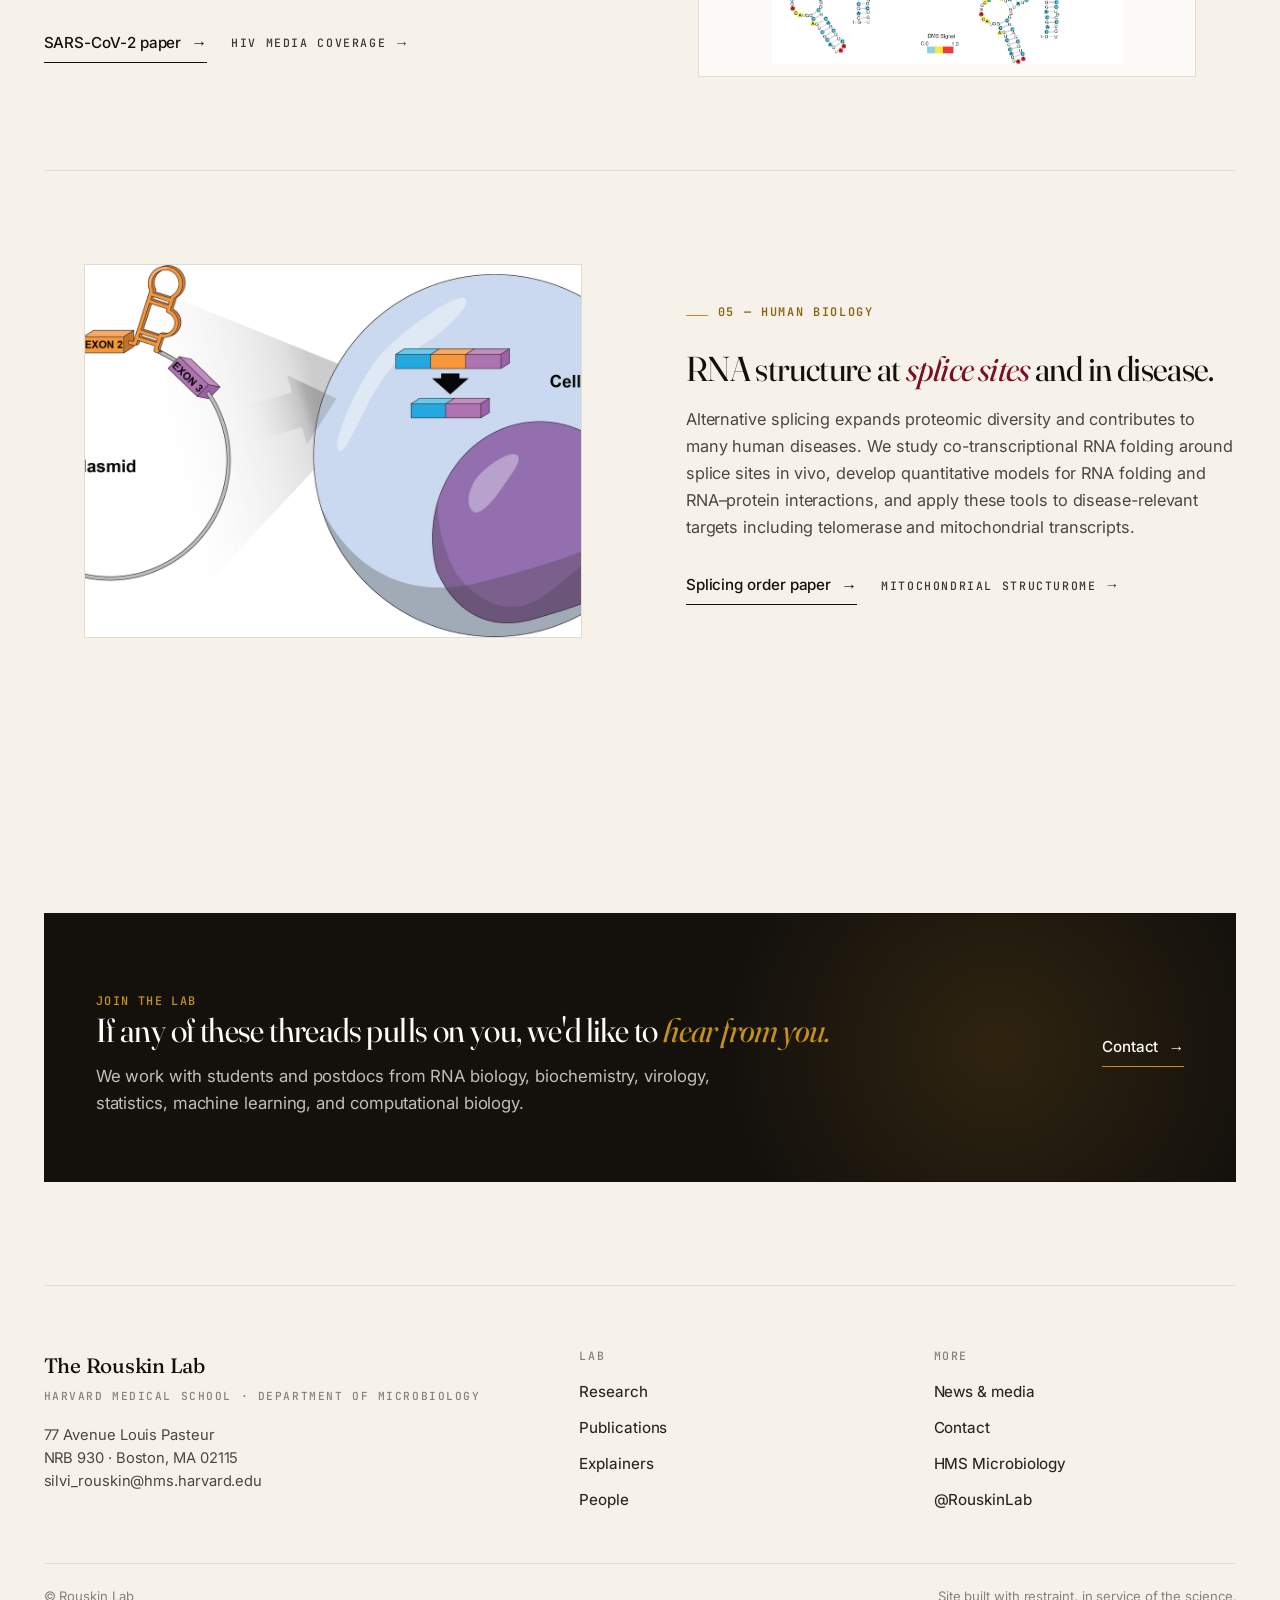
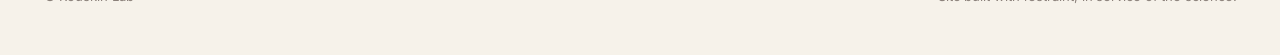
<file: research.html>
<!doctype html>
<html lang="en">
  <head>
    <meta charset="utf-8" />
    <meta name="viewport" content="width=device-width, initial-scale=1" />
    <title>Research — Rouskin Lab</title>
    <meta name="description" content="Research areas of the Rouskin Lab: in-cell RNA structure probing with DMS-MaPseq, RNA language models, viral RNA regulation, alternative structures, and RNA in splicing and disease." />
    <link rel="icon" href="assets/favicon.webp" />
    <link rel="preconnect" href="https://fonts.googleapis.com" />
    <link rel="preconnect" href="https://fonts.gstatic.com" crossorigin />
    <link rel="stylesheet" href="styles.css" />
  </head>
  <body>
    <a class="skip-link" href="#main">Skip to content</a>
    <header class="site-header">
      <a class="brand" href="index.html" aria-label="Rouskin Lab — Home">
        <img src="assets/rouskin-logo-yellow.webp" alt="Rouskin Lab" />
      </a>
      <nav aria-label="Primary navigation">
        <a href="research.html" aria-current="page">Research</a>
        <a href="publications.html">Publications</a>
        <a href="explainers.html">Explainers</a>
        <a href="people.html">People</a>
        <a href="news.html">News</a>
        <a href="contact.html">Contact</a>
      </nav>
    </header>

    <main id="main">
      <section class="page-hero">
        <div class="page-hero-grid">
          <div>
            <p class="kicker">Research</p>
            <h1>RNA structure as a <em>measured, modeled</em> regulator of biology.</h1>
            <p class="lede">
              The lab works on the experimental and computational tools needed to
              read RNA folding inside living cells — and on the biological
              systems where structure changes outcome: viral genomes, human
              transcripts, splicing, and disease.
            </p>
          </div>
          <figure class="page-hero-visual contain">
            <img src="assets/research-banner.webp" alt="Rouskin Lab research overview showing folded and unfolded RNA states" />
          </figure>
        </div>
      </section>

      <section class="page-section" id="areas">
        <nav class="research-index" aria-label="Research areas">
          <a href="#computation">
            <span class="index-num">01 · Computation</span>
            <h3>RNA language models &amp; structure</h3>
            <span class="arrow">↓</span>
          </a>
          <a href="#probing">
            <span class="index-num">02 · Measurement</span>
            <h3>In-cell RNA probing with DMS-MaPseq</h3>
            <span class="arrow">↓</span>
          </a>
          <a href="#alternative-structures">
            <span class="index-num">03 · Ensembles</span>
            <h3>Alternative RNA structures</h3>
            <span class="arrow">↓</span>
          </a>
          <a href="#viral-rna">
            <span class="index-num">04 · Viral RNA</span>
            <h3>Structure as a regulatory program</h3>
            <span class="arrow">↓</span>
          </a>
          <a href="#splicing">
            <span class="index-num">05 · Human biology</span>
            <h3>RNA at splice sites &amp; in disease</h3>
            <span class="arrow">↓</span>
          </a>
        </nav>

        <article class="research-area" id="computation">
          <div class="research-area-text">
            <span class="area-num">01 — Computation</span>
            <h2>RNA language: <em>how sequence models expose RNA structure.</em></h2>
            <p>
              Sequence-trained RNA language models can learn statistical
              dependencies between distant nucleotides. We interrogate those
              dependencies with mutation scans, contact maps, and model
              uncertainty to ask where sequence alone recovers structural
              constraints.
            </p>
            <p>
              We then compare model-derived couplings with in-cell probing data:
              which signals look like base-pairing or functional motifs, which
              are artifacts of sequence statistics, and where living cells fold
              differently from what a model expects.
            </p>
            <div class="research-area-links">
              <a class="link" href="explainers.html#albatross">RNA language explainer</a>
              <a class="link-quiet" href="publications.html#year-2024">Recent papers</a>
            </div>
          </div>
          <figure class="research-area-visual contain">
            <img src="assets/computational-rna-model.svg" alt="RNA language model diagram showing sequence tokens, dependency arcs, a contact map, and probing validation signals." />
          </figure>
        </article>

        <article class="research-area" id="probing">
          <div class="research-area-text">
            <span class="area-num">02 — Measurement</span>
            <h2>In-cell RNA structure probing with <em>DMS-MaPseq</em>.</h2>
            <p>
              Dimethyl sulfate (DMS) chemically modifies the Watson-Crick face
              of unpaired adenine and cytosine. Reverse transcription reads
              modifications as mutations, and deep sequencing turns chemistry
              into quantitative, nucleotide-resolution accessibility data —
              for full transcripts inside living cells.
            </p>
            <p>
              On top of this measurement, structural ensembles can be inferred
              under statistical and biophysical constraints. We continue to
              extend the method to longer RNAs, lower abundance targets, and
              long-range interactions.
            </p>
            <div class="research-area-links">
              <a class="link" href="explainers.html#dms-mapseq">DMS-MaPseq explainer</a>
              <a class="link-quiet" href="https://www.nature.com/articles/nmeth.4057">Nature Methods (2017)</a>
            </div>
          </div>
          <figure class="research-area-visual contain">
            <img src="assets/dms-current.webp" alt="DMS chemical probing of A and C bases in folded RNA." />
          </figure>
        </article>

        <article class="research-area" id="alternative-structures">
          <div class="research-area-text">
            <span class="area-num">03 — RNA ensembles</span>
            <h2><em>One sequence</em>, multiple structures.</h2>
            <p>
              A single RNA can fold into more than one stable structure, and the
              relative populations of those states can change with the cell's
              state, the presence of binding partners, or the activity of
              co-transcriptional folding. We study when alternative
              conformations coexist, how they are stabilized in cells, and
              when they matter biologically.
            </p>
            <div class="research-area-links">
              <a class="link" href="https://www.nature.com/articles/s41586-020-2253-5">HIV Nature paper</a>
              <a class="link-quiet" href="publications.html#year-2020">Related publications</a>
            </div>
          </div>
          <figure class="research-area-visual contain">
            <img src="assets/alternative-rna-structures.webp" alt="Two alternative RNA conformations of the same sequence." />
          </figure>
        </article>

        <article class="research-area" id="viral-rna">
          <div class="research-area-text">
            <span class="area-num">04 — Viral RNA</span>
            <h2>RNA structure as a <em>regulatory program</em> in viral genomes.</h2>
            <p>
              RNA viruses encode small numbers of genes but rely on extensive
              RNA structure to control replication, splicing, translation, and
              host interactions. We map structured elements in HIV-1 and
              SARS-CoV-2 genomes in their host context — including long-range
              base pairings that span thousands of nucleotides.
            </p>
            <div class="research-area-links">
              <a class="link" href="https://www.nature.com/articles/s41467-022-28603-2">SARS-CoV-2 paper</a>
              <a class="link-quiet" href="news.html#whitehead-hiv">HIV media coverage</a>
            </div>
          </div>
          <figure class="research-area-visual contain viral-rna-visual">
            <img src="assets/research-hiv.webp" alt="HIV-1 RNA structure diagram." />
          </figure>
        </article>

        <article class="research-area" id="splicing">
          <div class="research-area-text">
            <span class="area-num">05 — Human biology</span>
            <h2>RNA structure at <em>splice sites</em> and in disease.</h2>
            <p>
              Alternative splicing expands proteomic diversity and contributes
              to many human diseases. We study co-transcriptional RNA folding
              around splice sites in vivo, develop quantitative models for
              RNA folding and RNA–protein interactions, and apply these tools
              to disease-relevant targets including telomerase and mitochondrial
              transcripts.
            </p>
            <div class="research-area-links">
              <a class="link" href="https://www.nature.com/articles/s41594-023-01035-2#citeas">Splicing order paper</a>
              <a class="link-quiet" href="https://www.science.org/doi/10.1126/science.adm9238">Mitochondrial structurome</a>
            </div>
          </div>
          <figure class="research-area-visual">
            <img src="assets/research-splicing.webp" alt="Alternative splicing and RNA structure visual." />
          </figure>
        </article>
      </section>

      <aside class="join" aria-labelledby="join-title">
        <div>
          <p class="kicker">Join the lab</p>
          <h2 id="join-title">If any of these threads pulls on you, we'd like to <em>hear from you.</em></h2>
          <p>We work with students and postdocs from RNA biology, biochemistry, virology, statistics, machine learning, and computational biology.</p>
        </div>
        <a class="link" href="contact.html">Contact</a>
      </aside>
    </main>

    <footer class="site-footer">
      <div class="footer-grid">
        <div>
          <div class="footer-brand">The Rouskin Lab<small>Harvard Medical School · Department of Microbiology</small></div>
          <address>77 Avenue Louis Pasteur<br />NRB 930 · Boston, MA 02115<br /><a href="mailto:silvi_rouskin@hms.harvard.edu">silvi_rouskin@hms.harvard.edu</a></address>
        </div>
        <div class="footer-col"><h4>Lab</h4><ul><li><a href="research.html">Research</a></li><li><a href="publications.html">Publications</a></li><li><a href="explainers.html">Explainers</a></li><li><a href="people.html">People</a></li></ul></div>
        <div class="footer-col"><h4>More</h4><ul><li><a href="news.html">News &amp; media</a></li><li><a href="contact.html">Contact</a></li><li><a href="https://micro.hms.harvard.edu">HMS Microbiology</a></li><li><a href="https://twitter.com/RouskinLab">@RouskinLab</a></li></ul></div>
      </div>
      <div class="footer-meta"><span>© Rouskin Lab</span><span>Site built with restraint, in service of the science.</span></div>
    </footer>
    <script>
      (function () {
        if (!("IntersectionObserver" in window)) {
          document.querySelectorAll(".research-area").forEach((e) => e.classList.add("is-visible"));
          return;
        }
        const io = new IntersectionObserver((entries) => {
          entries.forEach((e) => {
            if (e.isIntersecting) { e.target.classList.add("is-visible"); io.unobserve(e.target); }
          });
        }, { threshold: 0.12, rootMargin: "0px 0px -60px 0px" });
        document.querySelectorAll(".research-area").forEach((el) => io.observe(el));
      })();
    </script>
  </body>
</html>
</file>
<file: styles.css>
/* ============================================================
   Rouskin Lab — Design System
   Editorial, scientific, restrained. Inspired by Arc Institute.
   ============================================================ */

@import url("https://fonts.googleapis.com/css2?family=Fraunces:opsz,wght@9..144,300;9..144,400;9..144,500;9..144,600;9..144,700&family=Inter:wght@300;400;500;600;700&family=JetBrains+Mono:wght@400;500;600&display=swap");

:root {
  /* --- Color : warm editorial paper, deep ink, Harvard crimson */
  --paper:        #f6f2ea;
  --paper-tint:   #faf7f0;
  --cream:        #fdfbf5;
  --white:        #ffffff;
  --ink:          #14110d;
  --charcoal:     #2a2521;
  --graphite:     #3d3631;
  --body:         #4d4640;
  --muted:        #8a807a;
  --line:         #e3ddd0;
  --line-soft:    #ece6d9;
  --wash:         #efe9dc;

  /* Accents — Harvard crimson + Rouskin amber form the dual identity */
  --crimson:      #9e1b32;
  --crimson-dark: #7a0e22;
  --crimson-soft: rgba(158, 27, 50, 0.08);
  --amber:        #c4901a;      /* Rouskin gold — promoted to primary accent */
  --amber-bright: #d8a013;
  --amber-deep:   #8a6411;
  --amber-soft:   rgba(196, 144, 26, 0.10);

  /* Scientific accents (used in viz, hover states, captions) */
  --rna-sage:     #3e6e69;
  --rna-blue:     #284a72;
  --rna-violet:   #6b4f8a;

  /* Typography */
  --font-serif: "Fraunces", "Source Serif Pro", "Charter", Georgia, "Times New Roman", serif;
  --font-sans:  "Inter", -apple-system, BlinkMacSystemFont, "Segoe UI", system-ui, sans-serif;
  --font-mono:  "JetBrains Mono", "SFMono-Regular", Menlo, Consolas, monospace;

  /* Layout */
  --gutter: clamp(20px, 3.4vw, 48px);
  --maxw: 1320px;
  --maxw-narrow: 1080px;
  --radius: 2px;
}

* { box-sizing: border-box; }

html {
  scroll-behavior: smooth;
  overflow-x: hidden;
  -webkit-text-size-adjust: 100%;
}

body {
  margin: 0;
  background: var(--paper);
  color: var(--ink);
  font-family: var(--font-sans);
  font-size: 16.5px;
  line-height: 1.58;
  letter-spacing: -0.005em;
  -webkit-font-smoothing: antialiased;
  -moz-osx-font-smoothing: grayscale;
  overflow-x: hidden;
}

/* very subtle paper grain via gradients only */
body::before {
  content: "";
  position: fixed;
  inset: 0;
  z-index: -2;
  pointer-events: none;
  background:
    radial-gradient(1200px 700px at 88% -10%, rgba(158, 27, 50, 0.06), transparent 60%),
    radial-gradient(900px 600px at -10% 8%, rgba(62, 110, 105, 0.05), transparent 60%);
}

img { display: block; max-width: 100%; height: auto; }

a {
  color: inherit;
  text-decoration: none;
  transition: color 200ms ease;
}

a:focus-visible {
  outline: 2px solid var(--crimson);
  outline-offset: 3px;
  border-radius: 1px;
}

p {
  margin: 0;
  color: var(--body);
  font-size: 1.05rem;
  line-height: 1.62;
}

/* ----- Type system — heavier weights for readability ----- */
h1, h2, h3, h4 {
  margin: 0;
  color: var(--ink);
  font-family: var(--font-serif);
  font-weight: 450;
  font-style: normal;
  letter-spacing: -0.018em;
  line-height: 1.08;
  text-wrap: balance;
  font-variation-settings: "opsz" 120, "SOFT" 0;
}

h1 {
  font-size: clamp(2.55rem, 5.2vw, 5.0rem);
  font-weight: 440;
  letter-spacing: -0.024em;
  line-height: 1.02;
  font-variation-settings: "opsz" 144, "SOFT" 0;
}

h2 {
  font-size: clamp(1.75rem, 2.9vw, 2.65rem);
  font-weight: 450;
  letter-spacing: -0.018em;
  line-height: 1.1;
  font-variation-settings: "opsz" 100, "SOFT" 0;
}

h3 {
  font-size: 1.18rem;
  font-weight: 550;
  letter-spacing: -0.01em;
  line-height: 1.26;
  font-variation-settings: "opsz" 24, "SOFT" 0;
}

.eyebrow,
.kicker,
.affiliation,
.section-kicker,
.paper-meta,
time,
.tag {
  display: inline-block;
  font-family: var(--font-mono);
  font-size: 0.74rem;
  font-weight: 550;
  letter-spacing: 0.12em;
  text-transform: uppercase;
  color: var(--crimson);
}

/* Amber-accent kicker variant — for sections with computational emphasis */
.kicker.amber,
.section-kicker.amber { color: var(--amber-deep); }

.affiliation {
  color: var(--muted);
  letter-spacing: 0.18em;
}

time {
  color: var(--muted);
  letter-spacing: 0.1em;
}

strong.pi {
  color: var(--crimson-dark);
  font-weight: 600;
}

/* ----- Skip link & focus ----- */
.skip-link {
  position: fixed;
  top: 8px;
  left: 8px;
  z-index: 100;
  padding: 8px 12px;
  background: var(--ink);
  color: var(--white);
  font-size: 0.85rem;
  transform: translateY(-200%);
}

.skip-link:focus { transform: translateY(0); }

/* ============================================================
   Header
   ============================================================ */
.site-header {
  position: sticky;
  top: 0;
  z-index: 50;
  display: flex;
  align-items: center;
  justify-content: space-between;
  gap: 28px;
  padding: 16px clamp(20px, 4vw, 56px);
  border-bottom: 1px solid var(--line);
  background: rgba(246, 242, 234, 0.86);
  backdrop-filter: saturate(160%) blur(14px);
  -webkit-backdrop-filter: saturate(160%) blur(14px);
}

.brand {
  display: flex;
  align-items: center;
  gap: 12px;
}

.brand img {
  width: clamp(140px, 14vw, 180px);
  height: auto;
}

.brand-mark {
  display: inline-block;
  font-family: var(--font-serif);
  font-size: 1.35rem;
  font-weight: 450;
  letter-spacing: -0.01em;
  color: var(--ink);
  line-height: 1;
}

.brand-mark small {
  display: block;
  margin-top: 4px;
  color: var(--muted);
  font-family: var(--font-mono);
  font-size: 0.62rem;
  font-weight: 500;
  letter-spacing: 0.18em;
  text-transform: uppercase;
}

.site-header nav {
  display: flex;
  align-items: center;
  gap: clamp(14px, 1.6vw, 26px);
  flex-wrap: wrap;
}

.site-header nav a {
  position: relative;
  color: var(--charcoal);
  font-size: 0.91rem;
  font-weight: 500;
  letter-spacing: -0.005em;
  padding: 4px 0;
}

.site-header nav a::after {
  content: "";
  position: absolute;
  left: 0;
  right: 0;
  bottom: -2px;
  height: 1.5px;
  background: var(--crimson);
  transform: scaleX(0);
  transform-origin: left;
  transition: transform 220ms cubic-bezier(.2,.7,.2,1);
}

.site-header nav a:hover { color: var(--ink); }
.site-header nav a:hover::after,
.site-header nav a[aria-current="page"]::after {
  transform: scaleX(1);
}

.site-header nav a[aria-current="page"] {
  color: var(--ink);
}

/* ============================================================
   Containers
   ============================================================ */
.container,
.section,
.page-section,
.page-hero,
.site-footer {
  width: min(var(--maxw), calc(100% - var(--gutter) * 2));
  margin-left: auto;
  margin-right: auto;
}

.section,
.page-section {
  padding: clamp(56px, 6.2vw, 88px) 0;
}

.section + .section,
.page-section + .page-section {
  border-top: 1px solid var(--line);
}

/* ============================================================
   HERO — homepage
   ============================================================ */
.hero {
  position: relative;
  width: 100%;
  overflow: hidden;
}

.hero-inner {
  width: min(var(--maxw), calc(100% - var(--gutter) * 2));
  margin: 0 auto;
  display: grid;
  grid-template-columns: minmax(0, 0.95fr) minmax(0, 1.05fr);
  gap: clamp(32px, 5vw, 80px);
  align-items: center;
  min-height: clamp(620px, 86vh, 880px);
  padding: clamp(60px, 8vw, 110px) 0 clamp(48px, 6vw, 90px);
}

.hero-inner > * { min-width: 0; }

.hero-text {
  position: relative;
  z-index: 2;
  min-width: 0;
  max-width: 620px;
}

.hero-text .affiliation {
  display: flex;
  align-items: center;
  flex-wrap: wrap;
  gap: 8px 10px;
  margin-bottom: 28px;
  max-width: 100%;
}

.hero-text .affiliation::before {
  content: "";
  width: 22px;
  height: 1px;
  background: var(--crimson);
}

.hero h1 {
  font-size: clamp(2.45rem, 4.9vw, 4.5rem);
  font-weight: 440;
  line-height: 1.02;
  letter-spacing: -0.024em;
  color: var(--ink);
  font-variation-settings: "opsz" 144, "SOFT" 0;
}

.hero h1 em {
  font-style: italic;
  font-weight: 430;
  color: var(--crimson-dark);
  font-variation-settings: "opsz" 144, "SOFT" 0;
}

/* Refined institutional byline — serif italic under the headline */
.hero-byline {
  margin-top: clamp(20px, 2.2vw, 28px);
  display: flex;
  align-items: baseline;
  flex-wrap: wrap;
  gap: 6px 14px;
  font-family: var(--font-serif);
  font-style: italic;
  font-weight: 400;
  font-size: 1.0rem;
  color: var(--graphite);
  letter-spacing: -0.005em;
}

.hero-byline::before {
  content: "—";
  color: var(--amber);
  font-style: normal;
  font-weight: 500;
}

.hero-byline strong {
  font-style: normal;
  font-weight: 550;
  color: var(--ink);
  font-family: var(--font-serif);
}

.hero-lede {
  margin-top: clamp(22px, 2.6vw, 30px);
  max-width: 560px;
  font-size: clamp(1.05rem, 1.2vw, 1.16rem);
  line-height: 1.56;
  color: var(--graphite);
}

.hero-meta {
  margin-top: clamp(28px, 3vw, 40px);
  display: grid;
  grid-template-columns: repeat(3, minmax(0, 1fr));
  gap: 0;
  border-top: 1px solid var(--line);
  border-bottom: 1px solid var(--line);
}

.hero-meta > div {
  padding: 16px 16px 16px 0;
  min-width: 0;
}
.hero-meta > div + div {
  border-left: 1px solid var(--line);
  padding-left: 18px;
}

.hero-meta .label {
  display: block;
  font-family: var(--font-mono);
  font-size: 0.65rem;
  font-weight: 500;
  letter-spacing: 0.16em;
  text-transform: uppercase;
  color: var(--muted);
  margin-bottom: 6px;
}

.hero-meta .value {
  display: block;
  font-family: var(--font-serif);
  font-size: 0.98rem;
  color: var(--ink);
  line-height: 1.3;
}

.hero-cta {
  margin-top: 36px;
  display: flex;
  gap: 22px 28px;
  flex-wrap: wrap;
}

/* RNA stage */
.rna-stage {
  position: relative;
  width: 100%;
  aspect-ratio: 1.12 / 1;
  max-height: min(82vh, 760px);
  min-height: 480px;
}

.rna-stage canvas {
  position: absolute;
  inset: 0;
  width: 100%;
  height: 100%;
  display: block;
}

/* Soft halo behind RNA */
.rna-stage::before {
  content: "";
  position: absolute;
  inset: 4%;
  background:
    radial-gradient(circle at 51% 52%, rgba(255, 241, 204, 0.36), transparent 56%),
    radial-gradient(circle at 64% 34%, rgba(40, 74, 114, 0.055), transparent 58%),
    radial-gradient(circle at 34% 70%, rgba(196, 144, 26, 0.075), transparent 54%);
  filter: blur(10px);
  pointer-events: none;
}

.rna-stage-fallback {
  position: absolute;
  inset: 0;
  display: none;
  align-items: center;
  justify-content: center;
}

.rna-stage-fallback svg {
  width: 86%;
  height: auto;
}

.rna-stage[data-canvas-failed="true"] .rna-stage-fallback {
  display: flex;
}

/* Floating measurement chips on the stage */
.rna-stage-readout {
  position: absolute;
  right: clamp(10px, 2vw, 24px);
  bottom: clamp(12px, 3vw, 30px);
  display: flex;
  flex-direction: column;
  gap: 8px;
  align-items: flex-end;
  z-index: 3;
  pointer-events: none;
}

.rna-chip {
  display: inline-flex;
  align-items: center;
  gap: 8px;
  padding: 7px 10px;
  background: rgba(253, 251, 245, 0.72);
  border: 1px solid rgba(227, 221, 208, 0.72);
  color: var(--charcoal);
  font-family: var(--font-mono);
  font-size: 0.58rem;
  font-weight: 500;
  letter-spacing: 0.16em;
  text-transform: uppercase;
  box-shadow: 0 10px 26px rgba(60, 40, 22, 0.045);
  backdrop-filter: blur(10px);
}

.rna-chip::before {
  content: "";
  width: 6px;
  height: 6px;
  border-radius: 50%;
  background: var(--crimson);
}

.rna-chip.b::before { background: var(--rna-sage); }
.rna-chip.c::before { background: var(--amber); }

/* ============================================================
   Link styles (link buttons)
   ============================================================ */
.link {
  position: relative;
  display: inline-flex;
  align-items: center;
  gap: 10px;
  padding: 6px 0;
  color: var(--ink);
  font-family: var(--font-sans);
  font-size: 0.95rem;
  font-weight: 500;
  letter-spacing: -0.005em;
  border-bottom: 1px solid var(--ink);
  transition: color 220ms ease, border-color 220ms ease, transform 220ms ease;
}

.link::after {
  content: "→";
  font-family: var(--font-serif);
  font-weight: 400;
  font-size: 1.05em;
  transition: transform 220ms cubic-bezier(.2,.7,.2,1);
}

.link:hover {
  color: var(--crimson);
  border-color: var(--crimson);
}

.link:hover::after { transform: translateX(4px); }

.link-quiet {
  display: inline-flex;
  align-items: center;
  gap: 8px;
  color: var(--graphite);
  font-family: var(--font-mono);
  font-size: 0.72rem;
  font-weight: 500;
  letter-spacing: 0.14em;
  text-transform: uppercase;
  border-bottom: none;
  padding: 4px 0;
}

.link-quiet::after {
  content: "→";
  font-family: var(--font-serif);
  font-size: 0.92rem;
  transition: transform 220ms ease;
}

.link-quiet:hover { color: var(--crimson); }
.link-quiet:hover::after { transform: translateX(3px); }

/* ============================================================
   Section header (kicker + title + side link)
   ============================================================ */
.section-header {
  display: grid;
  grid-template-columns: minmax(0, 1fr) auto;
  align-items: end;
  gap: 24px;
  margin-bottom: clamp(36px, 4vw, 56px);
  padding-bottom: clamp(20px, 2vw, 28px);
  border-bottom: 1px solid var(--line);
}

.section-header .kicker {
  margin-bottom: 14px;
}

.section-header h2 {
  max-width: 18ch;
}

/* ============================================================
   Intro band
   ============================================================ */
.intro {
  position: relative;
}

.intro-grid {
  display: grid;
  grid-template-columns: minmax(0, 1.05fr) minmax(0, 1fr);
  gap: clamp(40px, 6vw, 100px);
  align-items: start;
}

.intro-grid h2 {
  font-size: clamp(1.85rem, 3.2vw, 3rem);
  font-weight: 350;
  letter-spacing: -0.022em;
  font-variation-settings: "opsz" 144, "SOFT" 60;
}

.intro-grid h2 em {
  font-style: italic;
  font-weight: 350;
  color: var(--crimson-dark);
}

.intro-copy p { font-size: 1.04rem; }
.intro-copy p + p { margin-top: 18px; }

.intro-methods {
  margin-top: clamp(48px, 6vw, 80px);
  display: grid;
  grid-template-columns: repeat(4, minmax(0, 1fr));
  gap: 1px;
  background: var(--line);
  border-top: 1px solid var(--line);
  border-bottom: 1px solid var(--line);
}

.intro-methods > div {
  background: var(--paper);
  padding: 22px 20px 24px;
}

.intro-methods strong {
  display: block;
  font-family: var(--font-serif);
  font-size: 1.05rem;
  font-weight: 500;
  color: var(--ink);
  letter-spacing: -0.01em;
  margin-bottom: 6px;
}

.intro-methods small {
  display: block;
  color: var(--muted);
  font-size: 0.85rem;
  line-height: 1.45;
}

/* ============================================================
   Research cards (homepage)
   ============================================================ */
.research-grid {
  display: grid;
  grid-template-columns: repeat(12, 1fr);
  gap: 20px;
}

.research-card {
  position: relative;
  display: flex;
  flex-direction: column;
  background: var(--cream);
  border: 1px solid var(--line);
  overflow: hidden;
  transition: transform 280ms cubic-bezier(.2,.7,.2,1), border-color 280ms ease, box-shadow 280ms ease;
}

.research-card:hover {
  transform: translateY(-3px);
  border-color: var(--crimson);
  box-shadow: 0 18px 40px rgba(60, 40, 22, 0.08);
}

.research-card.feature { grid-column: span 7; }
.research-card.std     { grid-column: span 5; }
.research-card.half    { grid-column: span 6; }

.research-card .media {
  position: relative;
  aspect-ratio: 16 / 10;
  overflow: hidden;
  background: var(--wash);
  border-bottom: 1px solid var(--line);
}

.research-card .media img {
  width: 100%;
  height: 100%;
  object-fit: cover;
  transition: transform 600ms cubic-bezier(.2,.7,.2,1);
}

.research-card:hover .media img { transform: scale(1.03); }

.research-card .media.contain img {
  object-fit: contain;
  padding: 22px;
  background: linear-gradient(160deg, var(--paper-tint), var(--wash));
}

.research-card .media.viral-rna-media img {
  padding: 12px 18px;
  background: #fbfaf7;
}

.research-card .body {
  padding: 24px 26px 28px;
  display: flex;
  flex-direction: column;
  gap: 10px;
  flex: 1;
}

.research-card .kicker { margin-bottom: 2px; }

.research-card h3 {
  font-family: var(--font-serif);
  font-size: 1.28rem;
  font-weight: 450;
  letter-spacing: -0.012em;
  line-height: 1.22;
}

.research-card.feature h3 {
  font-size: 1.55rem;
}

.research-card p {
  font-size: 0.96rem;
  color: var(--graphite);
  line-height: 1.55;
}

.research-card .card-link {
  margin-top: auto;
  padding-top: 14px;
  font-family: var(--font-mono);
  font-size: 0.7rem;
  font-weight: 500;
  letter-spacing: 0.14em;
  text-transform: uppercase;
  color: var(--crimson);
  display: inline-flex;
  align-items: center;
  gap: 6px;
}

.research-card .card-link::after {
  content: "→";
  font-family: var(--font-serif);
  font-size: 0.9rem;
  transition: transform 220ms ease;
}

.research-card:hover .card-link::after { transform: translateX(3px); }

/* ============================================================
   Featured papers (home)
   ============================================================ */
.featured-papers {
  background: var(--paper-tint);
  padding: clamp(64px, 8vw, 112px) 0;
  border-top: 1px solid var(--line);
  border-bottom: 1px solid var(--line);
}

.featured-papers .container {
  width: min(var(--maxw), calc(100% - var(--gutter) * 2));
  margin: 0 auto;
}

.paper-list {
  border-top: 1px solid var(--line);
}

.paper-row {
  display: grid;
  grid-template-columns: 130px 200px minmax(0, 1fr) auto;
  gap: clamp(20px, 3vw, 48px);
  align-items: start;
  padding: 28px 0;
  border-bottom: 1px solid var(--line);
  transition: padding 280ms ease;
}

.paper-row:hover {
  padding-left: 10px;
  padding-right: -10px;
}

.paper-row .paper-year {
  font-family: var(--font-mono);
  font-size: 0.78rem;
  font-weight: 500;
  letter-spacing: 0.1em;
  color: var(--muted);
  padding-top: 4px;
}

.paper-row .paper-venue {
  font-family: var(--font-serif);
  font-style: italic;
  font-weight: 500;
  font-size: 1.0rem;
  color: var(--crimson-dark);
  padding-top: 4px;
  letter-spacing: -0.01em;
}

.paper-row h3 {
  font-family: var(--font-serif);
  font-size: 1.2rem;
  font-weight: 450;
  letter-spacing: -0.012em;
  line-height: 1.32;
  margin-bottom: 8px;
}

.paper-row h3 a:hover { color: var(--crimson); }

.paper-row p {
  font-size: 0.94rem;
  color: var(--graphite);
  line-height: 1.55;
  max-width: 60ch;
}

.paper-row .paper-arrow {
  font-family: var(--font-serif);
  font-size: 1.6rem;
  color: var(--muted);
  padding-top: 4px;
  transition: color 280ms ease, transform 280ms ease;
}

.paper-row:hover .paper-arrow {
  color: var(--crimson);
  transform: translateX(4px);
}

/* ============================================================
   Lab news / cards grid
   ============================================================ */
.news-grid {
  display: grid;
  grid-template-columns: repeat(3, minmax(0, 1fr));
  gap: 20px;
}

.news-card {
  display: flex;
  flex-direction: column;
  background: var(--cream);
  border: 1px solid var(--line);
  transition: transform 280ms cubic-bezier(.2,.7,.2,1), border-color 280ms ease;
}

.news-card:hover {
  transform: translateY(-3px);
  border-color: var(--crimson);
}

.news-card .media {
  aspect-ratio: 4 / 3;
  overflow: hidden;
  background: var(--wash);
  border-bottom: 1px solid var(--line);
}

.news-card .media img {
  width: 100%;
  height: 100%;
  object-fit: cover;
  transition: transform 600ms cubic-bezier(.2,.7,.2,1);
}

.news-card:hover .media img { transform: scale(1.04); }

.news-card .body {
  padding: 20px 22px 26px;
  display: flex;
  flex-direction: column;
  gap: 10px;
}

.news-card time {
  font-family: var(--font-mono);
  font-size: 0.7rem;
  letter-spacing: 0.12em;
  text-transform: uppercase;
  color: var(--muted);
}

.news-card h3 {
  font-family: var(--font-serif);
  font-size: 1.1rem;
  font-weight: 500;
  letter-spacing: -0.01em;
  line-height: 1.3;
}

/* ============================================================
   Institutional band
   ============================================================ */
.affiliations {
  padding: clamp(56px, 7vw, 96px) 0;
  border-top: 1px solid var(--line);
  background: var(--paper-tint);
}

.affiliations-inner {
  width: min(var(--maxw), calc(100% - var(--gutter) * 2));
  margin: 0 auto;
  display: grid;
  grid-template-columns: minmax(0, 0.7fr) minmax(0, 1.3fr);
  gap: clamp(40px, 6vw, 96px);
  align-items: center;
}

.affiliations h2 {
  font-size: clamp(1.5rem, 2.4vw, 2.2rem);
  font-weight: 400;
}

.affiliations p {
  margin-top: 14px;
  font-size: 0.98rem;
}

.affiliations-logos {
  display: grid;
  gap: 24px;
}

.affiliations-logos img {
  width: 100%;
  max-height: 88px;
  object-fit: contain;
  object-position: left center;
  mix-blend-mode: multiply;
  opacity: 0.92;
  filter: saturate(0.7);
}

/* ============================================================
   Join band (dark)
   ============================================================ */
.join {
  width: min(var(--maxw), calc(100% - var(--gutter) * 2));
  margin: clamp(64px, 8vw, 112px) auto;
  display: grid;
  grid-template-columns: minmax(0, 1.4fr) auto;
  gap: clamp(28px, 4vw, 56px);
  align-items: center;
  padding: clamp(40px, 5vw, 70px) clamp(36px, 4vw, 64px);
  background: var(--ink);
  color: var(--cream);
  border: 1px solid var(--ink);
  position: relative;
  overflow: hidden;
}

.join::before {
  content: "";
  position: absolute;
  right: -10%;
  top: -50%;
  width: 60%;
  height: 200%;
  background: radial-gradient(circle, rgba(201, 143, 28, 0.15), transparent 60%);
  pointer-events: none;
}

.join .kicker { color: var(--amber); }

.join h2 {
  color: var(--cream);
  font-weight: 400;
  font-size: clamp(1.6rem, 2.6vw, 2.4rem);
  letter-spacing: -0.018em;
}

.join h2 em {
  font-style: italic;
  color: var(--amber);
}

.join p {
  color: rgba(253, 251, 245, 0.74);
  margin-top: 14px;
  max-width: 60ch;
}

.join .link {
  color: var(--cream);
  border-color: var(--amber);
}

.join .link:hover {
  color: var(--amber);
}

/* ============================================================
   Footer
   ============================================================ */
.site-footer {
  padding: clamp(40px, 5vw, 64px) 0 clamp(36px, 4vw, 48px);
  border-top: 1px solid var(--line);
}

.footer-grid {
  display: grid;
  grid-template-columns: minmax(0, 1.6fr) minmax(0, 1fr) minmax(0, 1fr);
  gap: clamp(28px, 4vw, 64px);
}

.footer-brand {
  font-family: var(--font-serif);
  font-size: 1.3rem;
  font-weight: 450;
  color: var(--ink);
  letter-spacing: -0.012em;
}

.footer-brand small {
  display: block;
  margin-top: 6px;
  font-family: var(--font-mono);
  font-size: 0.7rem;
  font-weight: 500;
  letter-spacing: 0.14em;
  text-transform: uppercase;
  color: var(--muted);
}

.site-footer address {
  margin-top: 18px;
  font-style: normal;
  color: var(--body);
  font-size: 0.92rem;
  line-height: 1.55;
}

.footer-col h4 {
  font-family: var(--font-mono);
  font-size: 0.72rem;
  font-weight: 500;
  letter-spacing: 0.14em;
  text-transform: uppercase;
  color: var(--muted);
  margin-bottom: 16px;
}

.footer-col ul {
  list-style: none;
  margin: 0;
  padding: 0;
  display: grid;
  gap: 10px;
}

.footer-col a {
  color: var(--charcoal);
  font-size: 0.95rem;
  font-weight: 450;
}

.footer-col a:hover { color: var(--crimson); }

.footer-meta {
  margin-top: clamp(36px, 4vw, 56px);
  padding-top: 22px;
  border-top: 1px solid var(--line);
  display: flex;
  justify-content: space-between;
  gap: 16px;
  flex-wrap: wrap;
  color: var(--muted);
  font-size: 0.82rem;
}

/* ============================================================
   Generic page hero (research / publications / etc.)
   ============================================================ */
.page-hero {
  padding: clamp(56px, 8vw, 100px) 0 clamp(40px, 5vw, 64px);
}

.page-hero-grid {
  display: grid;
  grid-template-columns: minmax(0, 1fr) minmax(0, 0.9fr);
  gap: clamp(40px, 6vw, 96px);
  align-items: end;
}

.page-hero h1 {
  font-size: clamp(2.2rem, 4.6vw, 4rem);
  font-weight: 350;
  letter-spacing: -0.025em;
  line-height: 1.04;
}

.page-hero h1 em {
  font-style: italic;
  color: var(--crimson-dark);
}

.page-hero .lede {
  margin-top: 24px;
  max-width: 60ch;
  font-size: 1.18rem;
  font-family: var(--font-serif);
  font-weight: 400;
  font-style: italic;
  line-height: 1.5;
  letter-spacing: -0.005em;
  color: var(--graphite);
}

.page-hero .kicker { margin-bottom: 22px; }

.page-hero-visual {
  position: relative;
  margin: 0;
  aspect-ratio: 4 / 3;
  overflow: hidden;
  background: var(--wash);
  border: 1px solid var(--line);
}

.page-hero-visual img {
  width: 100%;
  height: 100%;
  object-fit: cover;
}

.page-hero-visual.contain img {
  object-fit: contain;
  padding: 28px;
  background: linear-gradient(150deg, var(--paper-tint), var(--wash));
}

.page-hero-visual.people-hero-photo {
  aspect-ratio: 16 / 9;
}

.page-hero-visual.people-hero-photo img {
  object-fit: cover;
  object-position: center 58%;
}

.people-page-hero .page-hero-grid {
  grid-template-columns: minmax(0, 0.86fr) minmax(0, 1.14fr);
  align-items: center;
}

.people-page-hero .people-hero-photo img {
  object-position: 46% 58%;
  transform: scale(1.08);
}

/* ============================================================
   RESEARCH PAGE — research areas as long-form sections
   ============================================================ */
/* Research overview index — clickable cards before the long-form sections */
.research-index {
  display: grid;
  grid-template-columns: repeat(5, minmax(0, 1fr));
  gap: 0;
  margin: clamp(28px, 4vw, 48px) 0 clamp(40px, 5vw, 64px);
  border-top: 1px solid var(--line);
  border-bottom: 1px solid var(--line);
}

.research-index a {
  display: flex;
  flex-direction: column;
  gap: 8px;
  padding: 24px 22px 26px;
  border-right: 1px solid var(--line);
  transition: background-color 240ms ease, transform 240ms ease;
}

.research-index a:last-child { border-right: none; }

.research-index a:hover {
  background: var(--amber-soft);
}

.research-index .index-num {
  font-family: var(--font-mono);
  font-size: 0.72rem;
  font-weight: 600;
  letter-spacing: 0.14em;
  color: var(--amber-deep);
}

.research-index h3 {
  font-family: var(--font-serif);
  font-size: 1.02rem;
  font-weight: 500;
  letter-spacing: -0.008em;
  line-height: 1.25;
  color: var(--ink);
}

.research-index span.arrow {
  margin-top: auto;
  padding-top: 14px;
  font-family: var(--font-serif);
  color: var(--crimson);
  font-size: 1.15rem;
  transition: transform 240ms ease;
}

.research-index a:hover span.arrow { transform: translateX(4px); }

.research-area {
  display: grid;
  grid-template-columns: minmax(0, 1fr) minmax(0, 1.05fr);
  gap: clamp(36px, 5vw, 80px);
  align-items: center;
  padding: clamp(56px, 6vw, 88px) 0;
  border-top: 1px solid var(--line);
  scroll-margin-top: 80px;
}

/* Scroll-reveal for research areas */
.research-area {
  opacity: 0;
  transform: translateY(28px);
  transition: opacity 800ms cubic-bezier(.2,.7,.2,1), transform 800ms cubic-bezier(.2,.7,.2,1);
}
.research-area.is-visible {
  opacity: 1;
  transform: translateY(0);
}

.research-area .area-num {
  display: inline-flex;
  align-items: baseline;
  gap: 10px;
  margin-bottom: 14px;
  font-family: var(--font-mono);
  font-size: 0.74rem;
  font-weight: 600;
  letter-spacing: 0.14em;
  text-transform: uppercase;
  color: var(--amber-deep);
}

.research-area .area-num::before {
  content: "";
  width: 22px;
  height: 1px;
  background: var(--amber);
  display: inline-block;
}

.research-area:nth-child(even) {
  grid-template-columns: minmax(0, 1.05fr) minmax(0, 1fr);
}
.research-area:nth-child(even) .research-area-visual { order: -1; }

.research-area-visual {
  position: relative;
  aspect-ratio: 4 / 3;
  overflow: hidden;
  background: var(--wash);
  border: 1px solid var(--line);
}

.research-area-visual img {
  width: 100%;
  height: 100%;
  object-fit: cover;
}

.research-area-visual.contain {
  background: linear-gradient(150deg, var(--paper-tint), var(--wash));
}

.research-area-visual.contain img {
  object-fit: contain;
  padding: 24px;
}

.research-area-visual.viral-rna-visual {
  background: #fbfaf7;
}

.research-area-visual.viral-rna-visual img {
  padding: 12px 18px;
  object-fit: contain;
}

.research-area-text {
  max-width: 56ch;
}

.research-area-text h2 {
  margin-top: 14px;
  font-size: clamp(1.7rem, 2.7vw, 2.4rem);
  font-weight: 400;
  letter-spacing: -0.018em;
}

.research-area-text h2 em {
  font-style: italic;
  color: var(--crimson-dark);
}

.research-area-text p {
  margin-top: 18px;
  font-size: 1.02rem;
  line-height: 1.65;
}

.research-area-text p + p { margin-top: 14px; }

.research-area-links {
  margin-top: 26px;
  display: flex;
  flex-wrap: wrap;
  gap: 18px 24px;
}

/* ============================================================
   PUBLICATIONS — editorial bibliography
   ============================================================ */
.pub-toolbar {
  display: flex;
  flex-wrap: wrap;
  justify-content: center;
  gap: 4px 6px;
  padding: 22px 0;
  margin: 0 auto clamp(28px, 4vw, 48px);
  max-width: 920px;
  border-top: 1px solid var(--line);
  border-bottom: 1px solid var(--line);
}

.pub-toolbar a {
  font-family: var(--font-mono);
  font-size: 0.95rem;
  font-weight: 550;
  letter-spacing: 0.04em;
  color: var(--graphite);
  padding: 10px 18px;
  border: 1px solid transparent;
  transition: color 200ms, border-color 200ms, background-color 200ms;
}

.pub-toolbar a:hover {
  color: var(--white);
  background: var(--crimson);
}

.pub-year {
  display: grid;
  grid-template-columns: 220px minmax(0, 1fr);
  gap: clamp(28px, 4vw, 56px);
  padding: clamp(48px, 5vw, 76px) 0;
  border-top: 1px solid var(--line);
  scroll-margin-top: 80px;
}

.pub-year:first-of-type { border-top: none; padding-top: 0; }

.pub-year-label {
  position: sticky;
  top: 100px;
  align-self: start;
  font-family: var(--font-serif);
  font-size: clamp(3rem, 5vw, 4.6rem);
  font-weight: 420;
  font-style: italic;
  color: var(--crimson-dark);
  letter-spacing: -0.025em;
  line-height: 1;
  font-variation-settings: "opsz" 144, "SOFT" 0;
}

.pub-list {
  display: flex;
  flex-direction: column;
}

.pub {
  display: grid;
  grid-template-columns: 240px minmax(0, 1fr);
  gap: clamp(24px, 3vw, 44px);
  padding: 32px 0;
  border-bottom: 1px solid var(--line-soft);
  align-items: start;
}

.pub:last-child { border-bottom: none; }

.pub-thumb {
  width: 100%;
  aspect-ratio: 5 / 4;
  background: var(--wash);
  border: 1px solid var(--line);
  overflow: hidden;
  transition: transform 320ms cubic-bezier(.2,.7,.2,1);
}

.pub:hover .pub-thumb { transform: translateY(-2px); }

.pub-thumb img {
  width: 100%;
  height: 100%;
  object-fit: cover;
  transition: transform 600ms cubic-bezier(.2,.7,.2,1);
}

.pub:hover .pub-thumb img { transform: scale(1.04); }

.pub-thumb.contain {
  background: linear-gradient(150deg, var(--paper-tint), var(--wash));
}
.pub-thumb.contain img {
  object-fit: contain;
  padding: 14px;
}

.pub.no-thumb { grid-template-columns: 240px minmax(0, 1fr); }
.pub.no-thumb .pub-venue-box {
  width: 100%;
  aspect-ratio: 5 / 4;
  border: 1px solid var(--line);
  background: var(--paper-tint);
  display: flex;
  align-items: center;
  justify-content: center;
  padding: 16px;
  text-align: center;
}
.pub-venue-box .venue {
  font-family: var(--font-serif);
  font-style: italic;
  font-size: 1.0rem;
  color: var(--crimson-dark);
  letter-spacing: -0.01em;
  line-height: 1.25;
}

.pub-body { padding-top: 4px; }

.pub .venue-tag {
  display: inline-flex;
  align-items: center;
  gap: 8px;
  margin-bottom: 12px;
  font-family: var(--font-mono);
  font-size: 0.7rem;
  font-weight: 500;
  letter-spacing: 0.14em;
  text-transform: uppercase;
  color: var(--crimson);
}

.pub .venue-tag.preprint { color: var(--rna-sage); }
.pub .venue-tag::before {
  content: "";
  width: 6px;
  height: 6px;
  border-radius: 50%;
  background: currentColor;
}

.pub h3 {
  font-family: var(--font-serif);
  font-size: 1.22rem;
  font-weight: 500;
  letter-spacing: -0.012em;
  line-height: 1.3;
  margin-bottom: 10px;
}

.pub h3 a:hover { color: var(--crimson); }

.pub p.authors {
  font-size: 0.95rem;
  line-height: 1.55;
  color: var(--graphite);
  max-width: 80ch;
}

.pub-links {
  display: flex;
  flex-wrap: wrap;
  gap: 8px 14px;
  margin-top: 14px;
}

.pub-links a {
  font-family: var(--font-mono);
  font-size: 0.68rem;
  font-weight: 500;
  letter-spacing: 0.12em;
  text-transform: uppercase;
  color: var(--graphite);
  padding: 4px 0;
  border-bottom: 1px solid var(--line);
  transition: color 200ms, border-color 200ms;
}

.pub-links a:hover {
  color: var(--crimson);
  border-color: var(--crimson);
}

/* ============================================================
   People page
   ============================================================ */
.people-section {
  padding: clamp(56px, 7vw, 90px) 0;
  border-top: 1px solid var(--line);
}

.people-section:first-of-type { border-top: none; }

.people-section-head {
  display: grid;
  grid-template-columns: minmax(0, 0.5fr) minmax(0, 1fr);
  gap: clamp(28px, 4vw, 60px);
  align-items: end;
  margin-bottom: clamp(32px, 4vw, 48px);
  padding-bottom: 22px;
  border-bottom: 1px solid var(--line);
}

.people-section-head h2 {
  font-size: clamp(1.6rem, 2.6vw, 2.2rem);
  font-weight: 400;
}

.people-section-head p {
  max-width: 60ch;
  color: var(--graphite);
}

.people-grid {
  display: grid;
  grid-template-columns: repeat(4, minmax(0, 1fr));
  gap: clamp(18px, 2vw, 28px);
}

.person {
  display: flex;
  flex-direction: column;
  gap: 12px;
}

.person-photo {
  position: relative;
  aspect-ratio: 1 / 1.05;
  overflow: hidden;
  background: var(--wash);
  border: 1px solid var(--line);
}

.person-photo img {
  width: 100%;
  height: 100%;
  object-fit: cover;
  object-position: center center;
  filter: grayscale(0.18) saturate(0.92);
  transition: filter 320ms ease, transform 600ms cubic-bezier(.2,.7,.2,1);
}

.person-photo.focal-aravind img { object-position: 50% 56%; }
.person-photo.focal-aminah img { object-position: 50% 34%; }
.person-photo.focal-colin img { object-position: 50% 32%; }
.person-photo.focal-prisha img { object-position: 50% 42%; }

.person:hover .person-photo img {
  filter: grayscale(0) saturate(1);
  transform: scale(1.03);
}

.person h3 {
  font-family: var(--font-serif);
  font-size: 1.08rem;
  font-weight: 500;
  letter-spacing: -0.01em;
  line-height: 1.25;
}

.person .role {
  font-family: var(--font-sans);
  font-size: 0.86rem;
  color: var(--muted);
  line-height: 1.45;
}

.person .tag-line {
  font-family: var(--font-mono);
  font-size: 0.66rem;
  font-weight: 500;
  letter-spacing: 0.14em;
  text-transform: uppercase;
  color: var(--crimson);
}

/* PI card variant — larger */
.person.pi-card {
  grid-column: span 2;
  flex-direction: row;
  gap: 26px;
}

.person.pi-card .person-photo {
  flex-shrink: 0;
  width: 50%;
  aspect-ratio: 4 / 5;
}

.person.pi-card .person-body {
  display: flex;
  flex-direction: column;
  gap: 12px;
  padding: 4px 0;
}

.person.pi-card h3 {
  font-size: 1.55rem;
  font-weight: 450;
}

.person.pi-card p {
  font-size: 0.95rem;
  line-height: 1.55;
}

/* Alumni — denser */
.alumni-grid {
  display: grid;
  grid-template-columns: repeat(5, minmax(0, 1fr));
  gap: 16px;
}

.alumni {
  display: flex;
  flex-direction: column;
  gap: 8px;
}

.alumni .person-photo { aspect-ratio: 1 / 1; }

.alumni h3 {
  font-family: var(--font-serif);
  font-size: 0.95rem;
  font-weight: 500;
  letter-spacing: -0.005em;
}

.alumni .role {
  font-size: 0.78rem;
  color: var(--muted);
  line-height: 1.4;
}

/* ============================================================
   News page (timeline-like list)
   ============================================================ */
.news-list {
  display: grid;
  gap: 0;
  border-top: 1px solid var(--line);
}

.news-item {
  display: grid;
  grid-template-columns: 110px 240px minmax(0, 1fr);
  gap: clamp(20px, 3vw, 44px);
  align-items: start;
  padding: 32px 0;
  border-bottom: 1px solid var(--line);
  transition: padding-left 280ms ease;
}

.news-item:hover { padding-left: 8px; }

.news-item time {
  padding-top: 4px;
}

.news-item-thumb {
  width: 100%;
  aspect-ratio: 4 / 3;
  overflow: hidden;
  background: var(--wash);
  border: 1px solid var(--line);
}

.news-item-thumb img {
  width: 100%;
  height: 100%;
  object-fit: cover;
}

.news-item-body { padding-top: 4px; }

.news-item h3 {
  font-family: var(--font-serif);
  font-size: 1.2rem;
  font-weight: 500;
  letter-spacing: -0.01em;
  line-height: 1.3;
  margin-bottom: 10px;
}

.news-item h3 a:hover { color: var(--crimson); }

.news-item p {
  font-size: 0.96rem;
  line-height: 1.55;
  max-width: 70ch;
}

/* ============================================================
   Explainers
   ============================================================ */
.explainer-grid {
  display: grid;
  grid-template-columns: repeat(2, minmax(0, 1fr));
  gap: 22px;
}

.explainer-card {
  position: relative;
  display: flex;
  flex-direction: column;
  padding: clamp(28px, 3vw, 38px);
  background: var(--cream);
  border: 1px solid var(--line);
  transition: transform 280ms cubic-bezier(.2,.7,.2,1), border-color 280ms ease;
  min-height: 360px;
}

.explainer-card:hover {
  transform: translateY(-3px);
  border-color: var(--crimson);
}

.explainer-card .kicker { margin-bottom: 14px; }

.explainer-card h2 {
  font-size: 1.6rem;
  font-weight: 400;
  letter-spacing: -0.015em;
}

.explainer-card p {
  margin-top: 16px;
  font-size: 1.0rem;
  line-height: 1.55;
}

.explainer-card .link-quiet {
  margin-top: auto;
  padding-top: 24px;
}

.explainer-note {
  margin-top: 56px;
  max-width: 60ch;
  color: var(--muted);
  font-size: 0.95rem;
}

.inline-link {
  display: inline;
}

/* ============================================================
   Contact
   ============================================================ */
.contact-grid {
  display: grid;
  grid-template-columns: minmax(0, 1.3fr) minmax(0, 0.9fr);
  gap: clamp(40px, 5vw, 80px);
}

.contact-card {
  padding: clamp(32px, 4vw, 56px);
  border: 1px solid var(--line);
  background: var(--cream);
}

.contact-card h2 {
  font-size: clamp(1.55rem, 2.2vw, 2rem);
  font-weight: 400;
  letter-spacing: -0.015em;
}

.contact-card p {
  max-width: 68ch;
  color: var(--graphite);
  font-size: 1.02rem;
  line-height: 1.62;
}

.contact-card h2 + p { margin-top: 18px; }
.contact-card p + p { margin-top: 14px; }
.contact-card h2 + h2 { margin-top: 36px; }

.contact-links {
  margin-top: 28px;
}

.contact-subhead {
  margin-top: 48px;
}

.contact-email {
  margin-top: 24px;
}

.contact-meta dl {
  margin: 0;
  display: grid;
  gap: 22px;
}

.contact-meta dt {
  font-family: var(--font-mono);
  font-size: 0.72rem;
  font-weight: 500;
  letter-spacing: 0.14em;
  text-transform: uppercase;
  color: var(--crimson);
  margin-bottom: 8px;
}

.contact-meta dd {
  margin: 0;
  color: var(--charcoal);
  font-size: 1.0rem;
  line-height: 1.55;
}

.contact-meta dd a:hover { color: var(--crimson); }

/* ============================================================
   Reveal on scroll
   ============================================================ */
.reveal {
  opacity: 0;
  transform: translateY(16px);
  transition: opacity 700ms cubic-bezier(.2,.7,.2,1), transform 700ms cubic-bezier(.2,.7,.2,1);
  will-change: opacity, transform;
}
.reveal.is-visible {
  opacity: 1;
  transform: translateY(0);
}

@media (prefers-reduced-motion: reduce) {
  .reveal { opacity: 1; transform: none; transition: none; }
  *, *::before, *::after {
    animation-duration: 0.001ms !important;
    transition-duration: 0.001ms !important;
  }
}

/* ============================================================
   Responsive
   ============================================================ */
@media (max-width: 1020px) {
  .hero-inner {
    grid-template-columns: 1fr;
    gap: 36px;
    min-height: auto;
    padding-bottom: 60px;
  }
  .rna-stage {
    max-height: 60vh;
    min-height: 380px;
  }
  .research-card.feature,
  .research-card.std,
  .research-card.half { grid-column: span 12; }
  .news-grid { grid-template-columns: repeat(2, minmax(0, 1fr)); }
  .people-grid { grid-template-columns: repeat(3, minmax(0, 1fr)); }
  .person.pi-card { grid-column: span 3; }
  .alumni-grid { grid-template-columns: repeat(4, minmax(0, 1fr)); }
  .intro-grid,
  .affiliations-inner,
  .research-area,
  .page-hero-grid,
  .footer-grid,
  .contact-grid,
  .section-header,
  .people-section-head,
  .join {
    grid-template-columns: 1fr;
    gap: 28px;
  }
  .people-page-hero .page-hero-grid { grid-template-columns: 1fr; }
  .people-page-hero .people-hero-photo {
    width: 100%;
    justify-self: stretch;
  }
  .research-area:nth-child(even) .research-area-visual { order: 0; }
  .join { text-align: left; }
  .pub-year { grid-template-columns: 1fr; }
  .pub-year-label { position: static; }
  .paper-row { grid-template-columns: 80px minmax(0, 1fr) auto; }
  .paper-row .paper-venue { display: none; }
  .news-item { grid-template-columns: 90px 1fr; }
  .news-item-thumb { display: none; }
}

@media (max-width: 720px) {
  body { font-size: 15.5px; }
  .site-header {
    position: relative;
    flex-direction: column;
    align-items: flex-start;
    gap: 14px;
    padding: 14px 18px;
  }
  .site-header nav {
    gap: 10px 18px;
  }
  .site-header nav a { font-size: 0.86rem; }
  .intro-methods { grid-template-columns: repeat(2, 1fr); }
  .people-grid,
  .news-grid,
  .explainer-grid { grid-template-columns: 1fr; }
  .alumni-grid { grid-template-columns: repeat(2, minmax(0, 1fr)); }
  .person.pi-card { grid-column: span 1; flex-direction: column; }
  .person.pi-card .person-photo { width: 100%; }
  .pub { grid-template-columns: 1fr; gap: 14px; }
  .pub-thumb { max-width: 220px; }
  .paper-row { grid-template-columns: 1fr; gap: 8px; }
  .paper-row .paper-arrow { display: none; }
  .hero-meta { grid-template-columns: 1fr; }
  .hero-meta > div { padding: 12px 0; border-left: none !important; border-top: 1px solid var(--line); }
  .hero-meta > div:first-child { border-top: none; padding-top: 0; }
}

/* Tiny mobile */
@media (max-width: 420px) {
  .brand img { width: 130px; }
  .hero h1 { font-size: clamp(2rem, 9vw, 2.6rem); }
}
</file>
